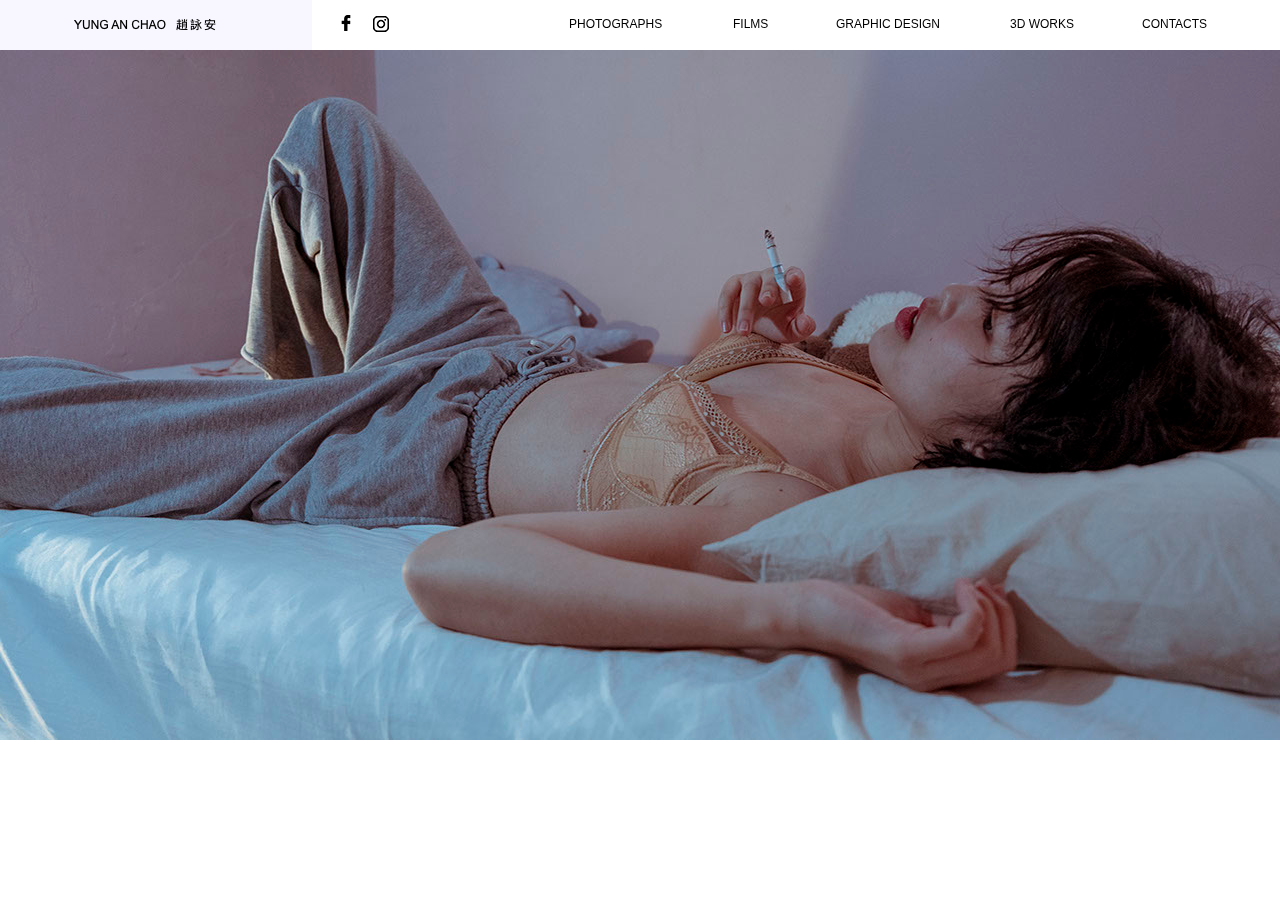
<file: index.html>
<!DOCTYPE html>
<html class="nojs html css_verticalspacer" lang="zh-TW">
 <head>

  <meta http-equiv="Content-type" content="text/html;charset=UTF-8"/>
  <meta name="generator" content="2018.0.0.379"/>
  <meta name="viewport" content="width=device-width, initial-scale=1.0"/>
  
  <script type="text/javascript">
   // Update the 'nojs'/'js' class on the html node
document.documentElement.className = document.documentElement.className.replace(/\bnojs\b/g, 'js');

// Check that all required assets are uploaded and up-to-date
if(typeof Muse == "undefined") window.Muse = {}; window.Muse.assets = {"required":["museutils.js", "museconfig.js", "jquery.watch.js", "jquery.musepolyfill.bgsize.js", "jquery.museresponsive.js", "require.js", "index.css"], "outOfDate":[]};
</script>
  
  <title>YungAnChao</title>
  <!-- CSS -->
  <link rel="stylesheet" type="text/css" href="css/site_global.css?crc=444006867"/>
  <link rel="stylesheet" type="text/css" href="css/master_a-__.css?crc=3916838958"/>
  <link rel="stylesheet" type="text/css" href="css/index.css?crc=97022497" id="pagesheet"/>
  <!-- IE-only CSS -->
  <!--[if lt IE 9]>
  <link rel="stylesheet" type="text/css" href="css/nomq_preview_master_a-__.css?crc=3884755894"/>
  <link rel="stylesheet" type="text/css" href="css/nomq_index.css?crc=4230688429" id="nomq_pagesheet"/>
  <![endif]-->
   </head>
 <body>

  <div class="breakpoint active" id="bp_infinity" data-min-width="1001"><!-- responsive breakpoint node -->
   <div class="clearfix borderbox" id="page"><!-- group -->
    <div class="clearfix grpelem" id="pu2048"><!-- group -->
     <div class="browser_width shared_content" id="u2048-bw" data-content-guid="u2048-bw_content">
      <div id="u2048"><!-- simple frame --></div>
     </div>
     <div id="u2049-wrapper">
      <div id="u2049" class="shared_content" data-content-guid="u2049_content"><!-- simple frame --></div>
     </div>
     <div id="u2050-4-wrapper">
      <a class="nonblock nontext clearfix shared_content" id="u2050-4" href="photographs.html" data-muse-temp-textContainer-sizePolicy="true" data-muse-temp-textContainer-pinning="true" data-content-guid="u2050-4_content"><!-- content --><p id="u2050-2">PHOTOGRAPHS</p></a>
     </div>
     <div id="u2051-4-wrapper">
      <a class="nonblock nontext clearfix shared_content" id="u2051-4" href="films.html" data-muse-temp-textContainer-sizePolicy="true" data-muse-temp-textContainer-pinning="true" data-content-guid="u2051-4_content"><!-- content --><p id="u2051-2">FILMS</p></a>
     </div>
     <div id="u2052-4-wrapper">
      <a class="nonblock nontext clearfix shared_content" id="u2052-4" href="graphic-design.html" data-muse-temp-textContainer-sizePolicy="true" data-muse-temp-textContainer-pinning="true" data-content-guid="u2052-4_content"><!-- content --><p id="u2052-2">GRAPHIC DESIGN</p></a>
     </div>
     <div id="u2053-4-wrapper">
      <a class="nonblock nontext clearfix shared_content" id="u2053-4" href="3d-works.html" data-muse-temp-textContainer-sizePolicy="true" data-muse-temp-textContainer-pinning="true" data-content-guid="u2053-4_content"><!-- content --><p id="u2053-2">3D WORKS</p></a>
     </div>
     <div id="u2054-4-wrapper">
      <a class="nonblock nontext clearfix shared_content" id="u2054-4" href="contacts.html" data-muse-temp-textContainer-sizePolicy="true" data-muse-temp-textContainer-pinning="true" data-content-guid="u2054-4_content"><!-- content --><p id="u2054-2">CONTACTS</p></a>
     </div>
     <div id="u2055-wrapper">
      <a class="nonblock nontext clip_frame shared_content" id="u2055" href="https://www.facebook.com/profile.php?id=100003757875924" target="_blank" data-content-guid="u2055_content"><!-- image --><img class="block temp_no_img_src" id="u2055_img" data-orig-src="images/facebook%20logo17x17.jpg?crc=4109458183" data-hidpi-src="images/facebook%20logo17x17_2x.jpg?crc=177318579" alt="" data-heightwidthratio="1" data-image-width="16" data-image-height="16" src="images/blank.gif?crc=4208392903"/></a>
     </div>
     <div id="u2057-wrapper">
      <a class="nonblock nontext clip_frame shared_content" id="u2057" href="https://www.instagram.com/ann.____.ann" target="_blank" data-content-guid="u2057_content"><!-- image --><img class="block temp_no_img_src" id="u2057_img" data-orig-src="images/ig%20logo17x17.jpg?crc=51849955" data-hidpi-src="images/ig%20logo17x17_2x.jpg?crc=3842297039" alt="" data-heightwidthratio="1" data-image-width="16" data-image-height="16" src="images/blank.gif?crc=4208392903"/></a>
     </div>
    </div>
    <div class="clearfix grpelem" id="ppu2059"><!-- column -->
     <a class="nonblock nontext MuseLinkActive pinned-colelem" id="u2059" href="index.html"><!-- state-based BG images --><div id="u2059-wrapper"><div id="u2059_states" class="shared_content" data-content-guid="u2059_states_content"><img alt="YUNG AN CHAO 趙詠安" src="images/blank.gif?crc=4208392903"/><div class="fluid_height_spacer"></div></div></div></a>
     <div class="clip_frame colelem" id="u589"><!-- image -->
      <img class="block temp_no_img_src" id="u589_img" data-orig-src="images/dscf5692592-crop-u589.jpg?crc=43525085" data-hidpi-src="images/dscf5692592-crop-u589_2x.jpg?crc=263040963" alt="" data-heightwidthratio="0.5390625" data-image-width="1280" data-image-height="690" src="images/blank.gif?crc=4208392903"/>
     </div>
    </div>
    <div class="verticalspacer shared_content" data-offset-top="740" data-content-above-spacer="740" data-content-below-spacer="0" data-sizePolicy="fixed" data-pintopage="page_fixedLeft" data-content-guid="page_2_content"></div>
   </div>
   <div class="preload_images">
    <img class="preload temp_no_img_src" data-orig-src="images/u2059_states-r.png?crc=4074494869" alt="" src="images/blank.gif?crc=4208392903"/>
    <img class="preload temp_no_img_src" data-orig-src="images/u2059_states-r_2x.png?crc=435860061" alt="" src="images/blank.gif?crc=4208392903"/>
   </div>
  </div>
  <div class="breakpoint" id="bp_1000" data-min-width="801" data-max-width="1000"><!-- responsive breakpoint node -->
   <div class="clearfix borderbox temp_no_id" data-orig-id="page"><!-- group -->
    <div class="clearfix grpelem" id="ppu2049"><!-- column -->
     <div class="clearfix colelem" id="pu2049"><!-- group -->
      <span class="grpelem placeholder" data-placeholder-for="u2049_content"><!-- placeholder node --></span>
      <span class="nonblock nontext clip_frame grpelem placeholder" data-placeholder-for="u2055_content"><!-- placeholder node --></span>
      <span class="nonblock nontext clip_frame grpelem placeholder" data-placeholder-for="u2057_content"><!-- placeholder node --></span>
      <span class="nonblock nontext clearfix grpelem placeholder" data-placeholder-for="u2050-4_content"><!-- placeholder node --></span>
      <span class="nonblock nontext clearfix grpelem placeholder" data-placeholder-for="u2051-4_content"><!-- placeholder node --></span>
      <span class="nonblock nontext clearfix grpelem placeholder" data-placeholder-for="u2052-4_content"><!-- placeholder node --></span>
      <span class="nonblock nontext clearfix grpelem placeholder" data-placeholder-for="u2053-4_content"><!-- placeholder node --></span>
      <span class="nonblock nontext clearfix grpelem placeholder" data-placeholder-for="u2054-4_content"><!-- placeholder node --></span>
      <a class="nonblock nontext MuseLinkActive grpelem temp_no_id" href="index.html" data-orig-id="u2059"><!-- state-based BG images --><span class="placeholder" data-placeholder-for="u2059_states_content"><!-- placeholder node --></span></a>
     </div>
     <div class="clip_frame colelem temp_no_id" data-orig-id="u589"><!-- image -->
      <img class="block temp_no_id temp_no_img_src" data-orig-src="images/dscf5692592-crop-u5892.jpg?crc=3783804194" data-hidpi-src="images/dscf5692592-crop-u589_2x2.jpg?crc=4045699711" alt="" data-heightwidthratio="0.54" data-image-width="1000" data-image-height="540" data-orig-id="u589_img" src="images/blank.gif?crc=4208392903"/>
     </div>
    </div>
    <span class="browser_width placeholder" data-placeholder-for="u2048-bw_content"><!-- placeholder node --></span>
    <div class="verticalspacer" data-offset-top="589" data-content-above-spacer="589" data-content-below-spacer="0" data-sizePolicy="fixed" data-pintopage="page_fixedLeft"></div>
   </div>
   <div class="preload_images">
    <img class="preload temp_no_img_src" data-orig-src="images/u2059_states-r.png?crc=4074494869" alt="" src="images/blank.gif?crc=4208392903"/>
    <img class="preload temp_no_img_src" data-orig-src="images/u2059_states-r_2x.png?crc=435860061" alt="" src="images/blank.gif?crc=4208392903"/>
   </div>
  </div>
  <div class="breakpoint" id="bp_800" data-min-width="501" data-max-width="800"><!-- responsive breakpoint node -->
   <div class="clearfix borderbox temp_no_id" data-orig-id="page"><!-- group -->
    <div class="clearfix grpelem temp_no_id" data-orig-id="pu2048"><!-- group -->
     <span class="browser_width placeholder" data-placeholder-for="u2048-bw_content"><!-- placeholder node --></span>
     <span class="placeholder" data-placeholder-for="u2049_content"><!-- placeholder node --></span>
     <span class="nonblock nontext clearfix placeholder" data-placeholder-for="u2050-4_content"><!-- placeholder node --></span>
     <span class="nonblock nontext clearfix placeholder" data-placeholder-for="u2051-4_content"><!-- placeholder node --></span>
     <span class="nonblock nontext clearfix placeholder" data-placeholder-for="u2052-4_content"><!-- placeholder node --></span>
     <span class="nonblock nontext clearfix placeholder" data-placeholder-for="u2053-4_content"><!-- placeholder node --></span>
     <span class="nonblock nontext clearfix placeholder" data-placeholder-for="u2054-4_content"><!-- placeholder node --></span>
     <a class="nonblock nontext clip_frame temp_no_id" href="https://www.facebook.com/profile.php?id=100003757875924" target="_blank" data-orig-id="u2055"><!-- image --><img class="block temp_no_id temp_no_img_src shared_content" data-orig-src="images/facebook%20logo14x14.jpg?crc=3764455767" data-hidpi-src="images/facebook%20logo14x14_2x.jpg?crc=4009983596" alt="" data-heightwidthratio="1" data-image-width="14" data-image-height="14" data-orig-id="u2055_img" src="images/blank.gif?crc=4208392903" data-content-guid="u2055_img_content"/></a>
     <a class="nonblock nontext clip_frame temp_no_id" href="https://www.instagram.com/ann.____.ann" target="_blank" data-orig-id="u2057"><!-- image --><img class="block temp_no_id temp_no_img_src shared_content" data-orig-src="images/ig%20logo14x14.jpg?crc=3881235812" data-hidpi-src="images/ig%20logo14x14_2x.jpg?crc=184664661" alt="" data-heightwidthratio="1" data-image-width="14" data-image-height="14" data-orig-id="u2057_img" src="images/blank.gif?crc=4208392903" data-content-guid="u2057_img_content"/></a>
    </div>
    <div class="clearfix grpelem" id="ppu1099"><!-- column -->
     <a class="nonblock nontext MuseLinkActive pinned-colelem shared_content" id="u1099" href="index.html" data-content-guid="u1099_content"><!-- state-based BG images --><div id="u1099_states" class="shared_content" data-content-guid="u1099_states_content"><img alt="YUNG AN CHAO 趙詠安" src="images/blank.gif?crc=4208392903"/><div class="fluid_height_spacer"></div></div></a>
     <div class="clip_frame colelem temp_no_id" data-orig-id="u589"><!-- image -->
      <img class="block temp_no_id temp_no_img_src" data-orig-src="images/dscf5692592-crop-u5893.jpg?crc=147849240" data-hidpi-src="images/dscf5692592-crop-u589_2x3.jpg?crc=4223273064" alt="" data-heightwidthratio="0.54" data-image-width="800" data-image-height="432" data-orig-id="u589_img" src="images/blank.gif?crc=4208392903"/>
     </div>
    </div>
    <div class="verticalspacer" data-offset-top="481" data-content-above-spacer="481" data-content-below-spacer="0" data-sizePolicy="fixed" data-pintopage="page_fixedLeft"></div>
   </div>
   <div class="preload_images">
    <img class="preload temp_no_img_src" data-orig-src="images/u1099_states-r.png?crc=262708562" alt="" src="images/blank.gif?crc=4208392903"/>
    <img class="preload temp_no_img_src" data-orig-src="images/u1099_states-r_2x.png?crc=4064882504" alt="" src="images/blank.gif?crc=4208392903"/>
   </div>
  </div>
  <div class="breakpoint" id="bp_500" data-min-width="321" data-max-width="500"><!-- responsive breakpoint node -->
   <div class="clearfix borderbox temp_no_id" data-orig-id="page"><!-- group -->
    <div class="clearfix grpelem temp_no_id" data-orig-id="ppu2049"><!-- column -->
     <div class="clearfix colelem temp_no_id" data-orig-id="pu2049"><!-- group -->
      <span class="grpelem placeholder" data-placeholder-for="u2049_content"><!-- placeholder node --></span>
      <a class="nonblock nontext clip_frame grpelem temp_no_id" href="https://www.facebook.com/profile.php?id=100003757875924" target="_blank" data-sizePolicy="fluidWidthHeight" data-pintopage="page_fixedRight" data-orig-id="u2055"><!-- image --><img class="block temp_no_id temp_no_img_src" data-orig-src="images/facebook%20logo18x18.jpg?crc=534737945" data-hidpi-src="images/facebook%20logo18x18_2x.jpg?crc=279606120" alt="" data-heightwidthratio="1" data-image-width="17" data-image-height="17" data-orig-id="u2055_img" src="images/blank.gif?crc=4208392903"/></a>
      <a class="nonblock nontext clip_frame grpelem temp_no_id" href="https://www.instagram.com/ann.____.ann" target="_blank" data-sizePolicy="fluidWidthHeight" data-pintopage="page_fixedRight" data-orig-id="u2057"><!-- image --><img class="block temp_no_id temp_no_img_src" data-orig-src="images/ig%20logo18x18.jpg?crc=3824610883" data-hidpi-src="images/ig%20logo18x18_2x.jpg?crc=4264050173" alt="" data-heightwidthratio="1" data-image-width="17" data-image-height="17" data-orig-id="u2057_img" src="images/blank.gif?crc=4208392903"/></a>
      <span class="nonblock nontext MuseLinkActive grpelem placeholder" data-placeholder-for="u1099_content"><!-- placeholder node --></span>
      <a class="nonblock nontext MuseLinkActive museBGSize grpelem" id="u1246" href="index.html"><!-- simple frame --></a>
     </div>
     <div class="clip_frame colelem temp_no_id" data-orig-id="u589"><!-- image -->
      <img class="block temp_no_id temp_no_img_src" data-orig-src="images/dscf5692592-crop-u5894.jpg?crc=4294137926" data-hidpi-src="images/dscf5692592-crop-u589_2x4.jpg?crc=4288696757" alt="" data-heightwidthratio="0.54" data-image-width="500" data-image-height="270" data-orig-id="u589_img" src="images/blank.gif?crc=4208392903"/>
     </div>
     <div class="browser_width colelem shared_content" id="u1754-bw" data-content-guid="u1754-bw_content">
      <div id="u1754"><!-- column -->
       <div class="clearfix" id="u1754_align_to_page">
        <a class="nonblock nontext clearfix colelem" id="u1787-4" href="photographs.html" data-sizePolicy="fluidWidth" data-pintopage="page_fixedCenter"><!-- content --><p>PHOTOGRAPHS</p></a>
        <a class="nonblock nontext clearfix colelem" id="u1788-4" href="films.html" data-sizePolicy="fluidWidth" data-pintopage="page_fixedCenter"><!-- content --><p>FILMS</p></a>
        <a class="nonblock nontext clearfix colelem" id="u1789-4" href="graphic-design.html" data-sizePolicy="fluidWidth" data-pintopage="page_fixedCenter"><!-- content --><p>GRAPHIC DESIGN</p></a>
        <a class="nonblock nontext clearfix colelem" id="u1790-4" href="3d-works.html" data-sizePolicy="fluidWidth" data-pintopage="page_fixedCenter"><!-- content --><p>3D WORKS</p></a>
        <a class="nonblock nontext clearfix colelem" id="u1791-4" href="contacts.html" data-sizePolicy="fluidWidth" data-pintopage="page_fixedCenter"><!-- content --><p>CONTACTS</p></a>
       </div>
      </div>
     </div>
    </div>
    <span class="browser_width placeholder" data-placeholder-for="u2048-bw_content"><!-- placeholder node --></span>
    <span class="verticalspacer placeholder" data-placeholder-for="page_2_content"><!-- placeholder node --></span>
   </div>
   <div class="preload_images">
    <img class="preload temp_no_img_src" data-orig-src="images/u1099_states-r.png?crc=262708562" alt="" src="images/blank.gif?crc=4208392903"/>
    <img class="preload temp_no_img_src" data-orig-src="images/u1099_states-r_2x.png?crc=4064882504" alt="" src="images/blank.gif?crc=4208392903"/>
   </div>
  </div>
  <div class="breakpoint" id="bp_320" data-max-width="320"><!-- responsive breakpoint node -->
   <div class="clearfix borderbox temp_no_id" data-orig-id="page"><!-- group -->
    <div class="clearfix grpelem temp_no_id" data-orig-id="ppu2049"><!-- column -->
     <div class="clearfix colelem temp_no_id" data-orig-id="pu2049"><!-- group -->
      <div class="grpelem temp_no_id" data-sizePolicy="fluidWidth" data-pintopage="page_fixedLeft" data-orig-id="u2049"><!-- simple frame --></div>
      <a class="nonblock nontext clip_frame grpelem temp_no_id" href="https://www.facebook.com/profile.php?id=100003757875924" target="_blank" data-sizePolicy="fluidWidthHeight" data-pintopage="page_fixedRight" data-orig-id="u2055"><!-- image --><span class="block placeholder" data-placeholder-for="u2055_img_content"><!-- placeholder node --></span></a>
      <a class="nonblock nontext clip_frame grpelem temp_no_id" href="https://www.instagram.com/ann.____.ann" target="_blank" data-sizePolicy="fluidWidthHeight" data-pintopage="page_fixedRight" data-orig-id="u2057"><!-- image --><span class="block placeholder" data-placeholder-for="u2057_img_content"><!-- placeholder node --></span></a>
      <a class="nonblock nontext MuseLinkActive temp_no_id" href="index.html" data-orig-id="u1099"><!-- state-based BG images --><div id="u1099-wrapper"><span class="placeholder" data-placeholder-for="u1099_states_content"><!-- placeholder node --></span></div></a>
      <a class="nonblock nontext MuseLinkActive museBGSize grpelem temp_no_id" href="index.html" data-sizePolicy="fluidWidth" data-pintopage="page_fixedRight" data-orig-id="u1246"><!-- simple frame --></a>
     </div>
     <div class="clip_frame colelem temp_no_id" data-orig-id="u589"><!-- image -->
      <img class="block temp_no_id temp_no_img_src" data-orig-src="images/dscf5692592-crop-u5895.jpg?crc=42385658" data-hidpi-src="images/dscf5692592-crop-u589_2x5.jpg?crc=3903372181" alt="" data-heightwidthratio="0.540625" data-image-width="320" data-image-height="173" data-orig-id="u589_img" src="images/blank.gif?crc=4208392903"/>
     </div>
     <span class="browser_width colelem placeholder" data-placeholder-for="u1754-bw_content"><!-- placeholder node --></span>
    </div>
    <span class="browser_width placeholder" data-placeholder-for="u2048-bw_content"><!-- placeholder node --></span>
    <div class="verticalspacer" data-offset-top="570" data-content-above-spacer="570" data-content-below-spacer="0" data-sizePolicy="fixed" data-pintopage="page_fixedLeft"></div>
   </div>
   <div class="preload_images">
    <img class="preload temp_no_img_src" data-orig-src="images/u1099_states-r.png?crc=262708562" alt="" src="images/blank.gif?crc=4208392903"/>
    <img class="preload temp_no_img_src" data-orig-src="images/u1099_states-r_2x.png?crc=4064882504" alt="" src="images/blank.gif?crc=4208392903"/>
   </div>
  </div>
  <!-- Other scripts -->
  <script type="text/javascript">
   // Decide weather to suppress missing file error or not based on preference setting
var suppressMissingFileError = false
</script>
  <script type="text/javascript">
   window.Muse.assets.check=function(d){if(!window.Muse.assets.checked){window.Muse.assets.checked=!0;var b={},c=function(a,b){if(window.getComputedStyle){var c=window.getComputedStyle(a,null);return c&&c.getPropertyValue(b)||c&&c[b]||""}if(document.documentElement.currentStyle)return(c=a.currentStyle)&&c[b]||a.style&&a.style[b]||"";return""},a=function(a){if(a.match(/^rgb/))return a=a.replace(/\s+/g,"").match(/([\d\,]+)/gi)[0].split(","),(parseInt(a[0])<<16)+(parseInt(a[1])<<8)+parseInt(a[2]);if(a.match(/^\#/))return parseInt(a.substr(1),
16);return 0},g=function(g){for(var f=document.getElementsByTagName("link"),h=0;h<f.length;h++)if("text/css"==f[h].type){var i=(f[h].href||"").match(/\/?css\/([\w\-]+\.css)\?crc=(\d+)/);if(!i||!i[1]||!i[2])break;b[i[1]]=i[2]}f=document.createElement("div");f.className="version";f.style.cssText="display:none; width:1px; height:1px;";document.getElementsByTagName("body")[0].appendChild(f);for(h=0;h<Muse.assets.required.length;){var i=Muse.assets.required[h],l=i.match(/([\w\-\.]+)\.(\w+)$/),k=l&&l[1]?
l[1]:null,l=l&&l[2]?l[2]:null;switch(l.toLowerCase()){case "css":k=k.replace(/\W/gi,"_").replace(/^([^a-z])/gi,"_$1");f.className+=" "+k;k=a(c(f,"color"));l=a(c(f,"backgroundColor"));k!=0||l!=0?(Muse.assets.required.splice(h,1),"undefined"!=typeof b[i]&&(k!=b[i]>>>24||l!=(b[i]&16777215))&&Muse.assets.outOfDate.push(i)):h++;f.className="version";break;case "js":h++;break;default:throw Error("Unsupported file type: "+l);}}d?d().jquery!="1.8.3"&&Muse.assets.outOfDate.push("jquery-1.8.3.min.js"):Muse.assets.required.push("jquery-1.8.3.min.js");
f.parentNode.removeChild(f);if(Muse.assets.outOfDate.length||Muse.assets.required.length)f="伺服器上的某些檔案可能遺失或不正確。請清除瀏覽器快取後再試一次。若問題持續發生，請聯絡網站作者。",g&&Muse.assets.outOfDate.length&&(f+="\nOut of date: "+Muse.assets.outOfDate.join(",")),g&&Muse.assets.required.length&&(f+="\nMissing: "+Muse.assets.required.join(",")),suppressMissingFileError?(f+="\nUse SuppressMissingFileError key in AppPrefs.xml to show missing file error pop up.",console.log(f)):alert(f)};location&&location.search&&location.search.match&&location.search.match(/muse_debug/gi)?
setTimeout(function(){g(!0)},5E3):g()}};
var muse_init=function(){require.config({baseUrl:""});require(["jquery","museutils","whatinput","jquery.watch","jquery.musepolyfill.bgsize","jquery.museresponsive"],function(d){var $ = d;$(document).ready(function(){try{
window.Muse.assets.check($);/* body */
Muse.Utils.transformMarkupToFixBrowserProblemsPreInit();/* body */
Muse.Utils.detectScreenResolution();/* HiDPI screens */
Muse.Utils.prepHyperlinks(true);/* body */
Muse.Utils.resizeHeight('.browser_width');/* resize height */
Muse.Utils.requestAnimationFrame(function() { $('body').addClass('initialized'); });/* mark body as initialized */
Muse.Utils.makeButtonsVisibleAfterSettingMinWidth();/* body */
Muse.Utils.fullPage('#page');/* 100% height page */
$( '.breakpoint' ).registerBreakpoint();/* Register breakpoints */
Muse.Utils.transformMarkupToFixBrowserProblems();/* body */
}catch(b){if(b&&"function"==typeof b.notify?b.notify():Muse.Assert.fail("Error calling selector function: "+b),false)throw b;}})})};

</script>
  <!-- RequireJS script -->
  <script src="scripts/require.js?crc=4157109226" type="text/javascript" async data-main="scripts/museconfig.js?crc=4153641093" onload="if (requirejs) requirejs.onError = function(requireType, requireModule) { if (requireType && requireType.toString && requireType.toString().indexOf && 0 <= requireType.toString().indexOf('#scripterror')) window.Muse.assets.check(); }" onerror="window.Muse.assets.check();"></script>
   </body>
</html>
</file>
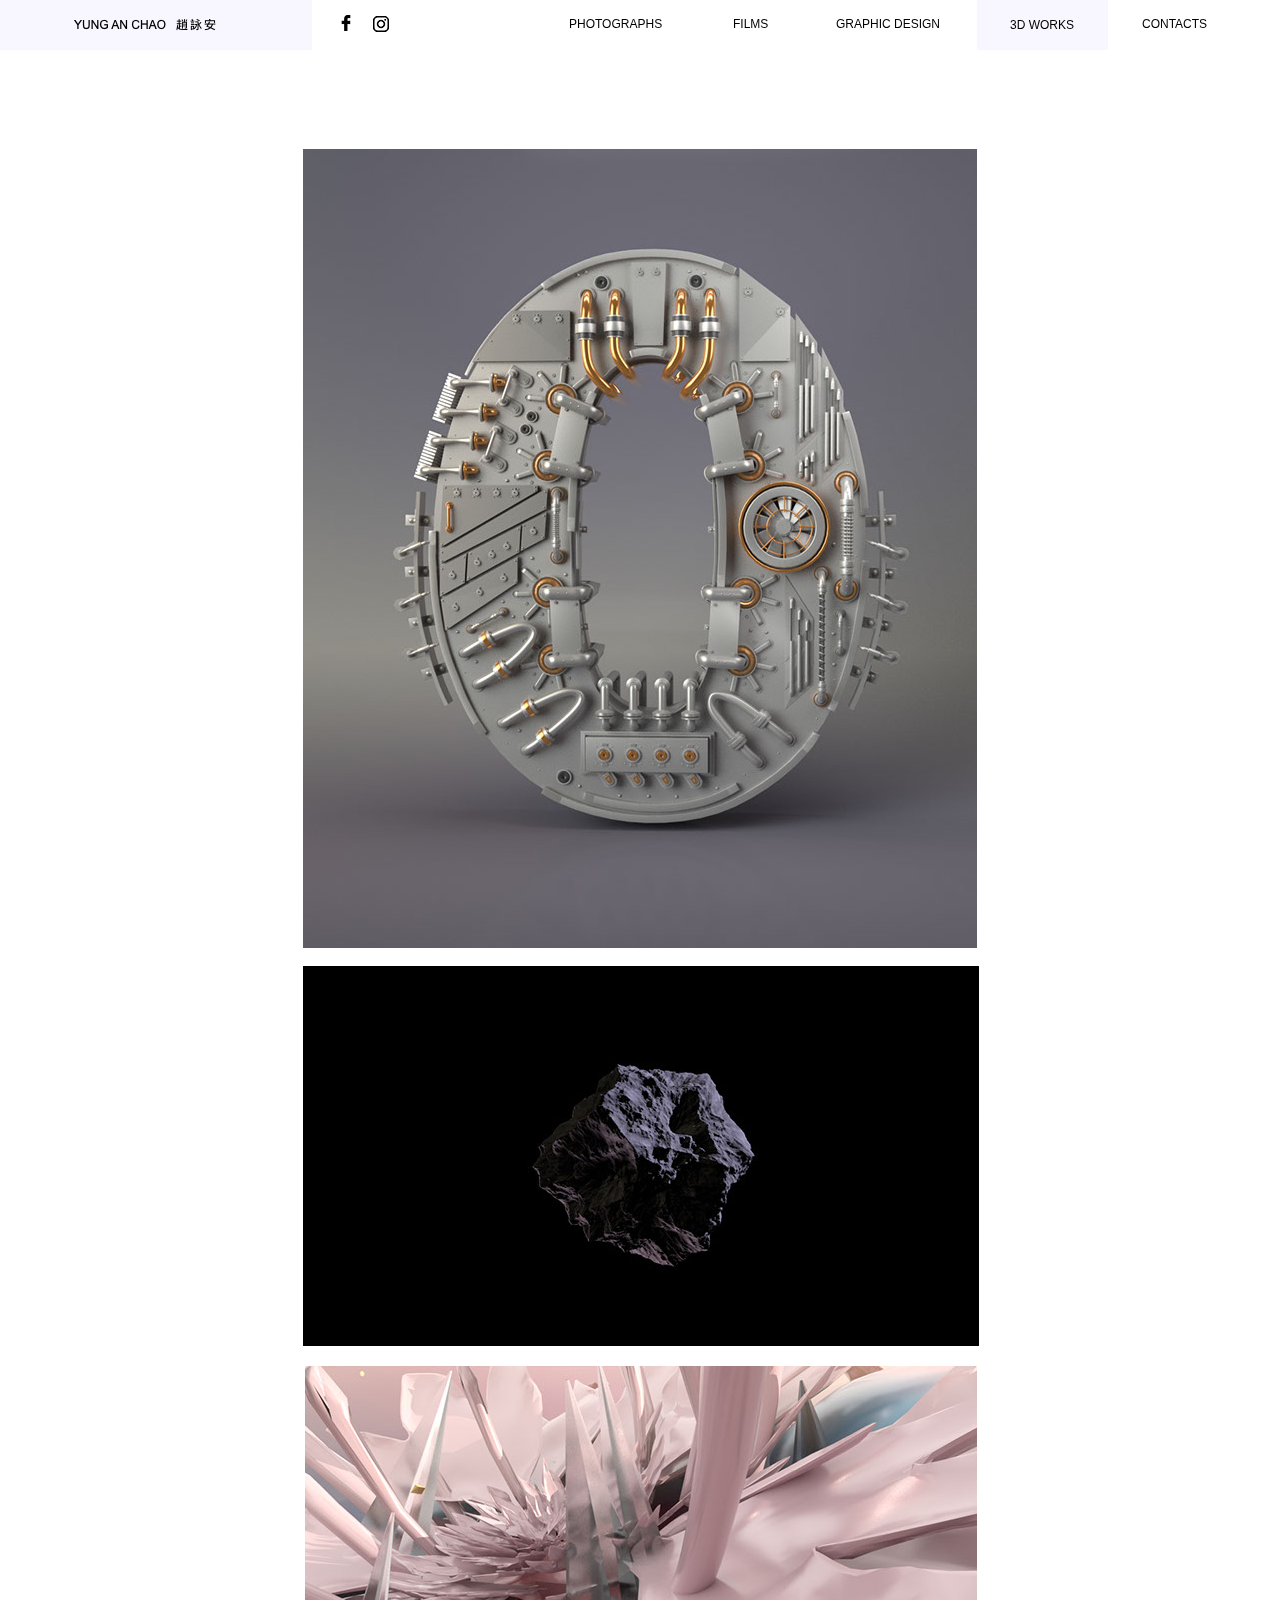
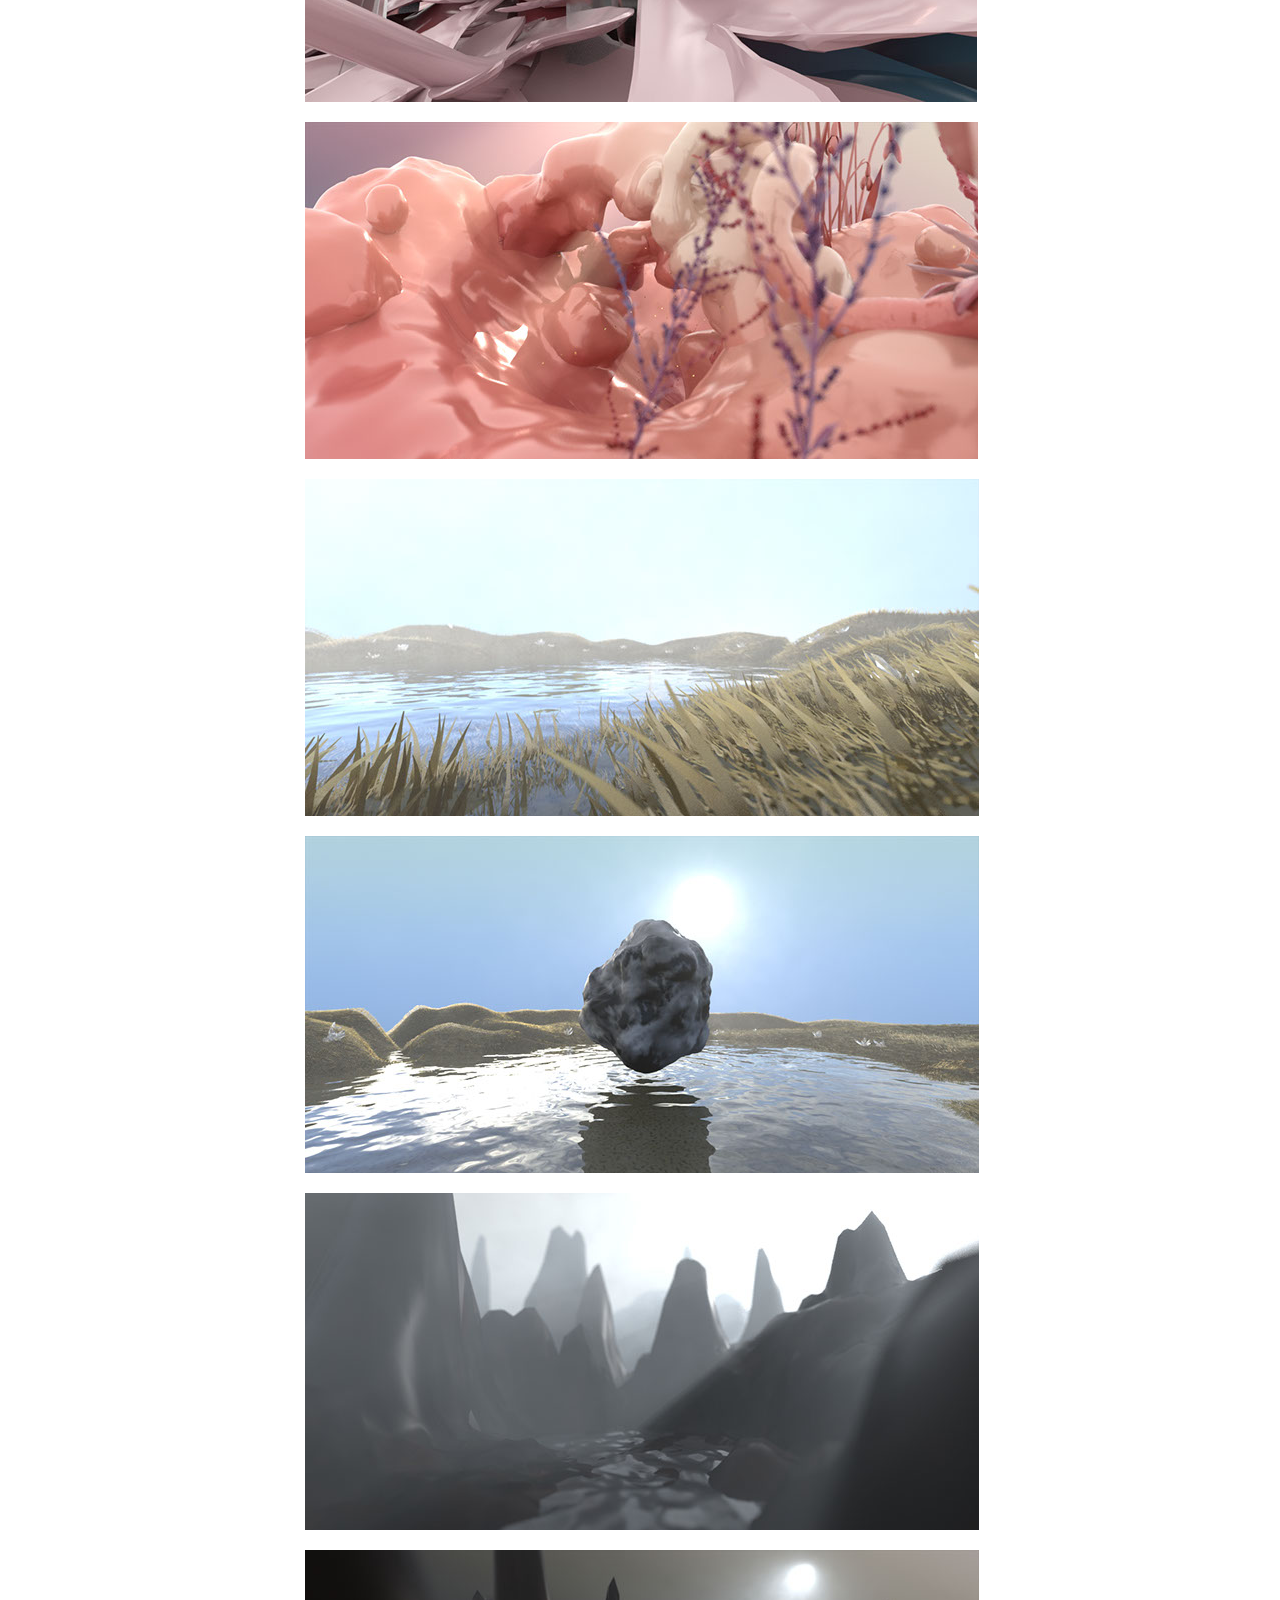
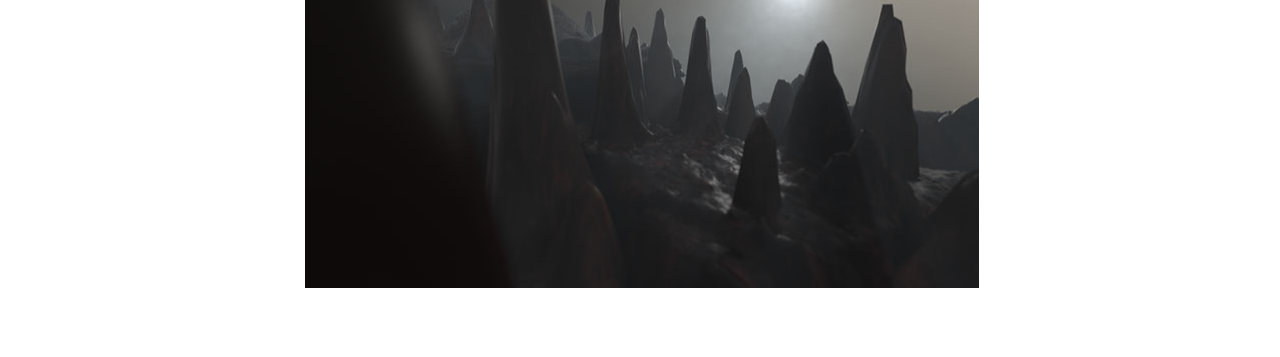
<file: 3d-works.html>
<!DOCTYPE html>
<html class="nojs html css_verticalspacer" lang="zh-TW">
 <head>

  <meta http-equiv="Content-type" content="text/html;charset=UTF-8"/>
  <meta name="generator" content="2018.0.0.379"/>
  <meta name="viewport" content="width=device-width, initial-scale=1.0"/>
  
  <script type="text/javascript">
   // Update the 'nojs'/'js' class on the html node
document.documentElement.className = document.documentElement.className.replace(/\bnojs\b/g, 'js');

// Check that all required assets are uploaded and up-to-date
if(typeof Muse == "undefined") window.Muse = {}; window.Muse.assets = {"required":["museutils.js", "museconfig.js", "jquery.watch.js", "jquery.museresponsive.js", "require.js", "3d-works.css"], "outOfDate":[]};
</script>
  
  <title>3D WORKS</title>
  <!-- CSS -->
  <link rel="stylesheet" type="text/css" href="css/site_global.css?crc=444006867"/>
  <link rel="stylesheet" type="text/css" href="css/master_a-__.css?crc=3916838958"/>
  <link rel="stylesheet" type="text/css" href="css/3d-works.css?crc=462153558" id="pagesheet"/>
  <!-- IE-only CSS -->
  <!--[if lt IE 9]>
  <link rel="stylesheet" type="text/css" href="css/nomq_preview_master_a-__.css?crc=3884755894"/>
  <link rel="stylesheet" type="text/css" href="css/nomq_3d-works.css?crc=307000263" id="nomq_pagesheet"/>
  <![endif]-->
   </head>
 <body>

  <div class="breakpoint active" id="bp_infinity" data-min-width="1001"><!-- responsive breakpoint node -->
   <div class="clearfix borderbox" id="page"><!-- group -->
    <div class="clearfix grpelem" id="pu2048"><!-- group -->
     <div class="browser_width shared_content" id="u2048-bw" data-content-guid="u2048-bw_content">
      <div id="u2048"><!-- simple frame --></div>
     </div>
     <div id="u2049-wrapper">
      <div id="u2049" class="shared_content" data-content-guid="u2049_content"><!-- simple frame --></div>
     </div>
    </div>
    <a class="nonblock nontext" id="u2059" href="index.html"><!-- state-based BG images --><div id="u2059-wrapper"><div id="u2059_states" class="shared_content" data-content-guid="u2059_states_content"><img alt="YUNG AN CHAO 趙詠安" src="images/blank.gif?crc=4208392903"/><div class="fluid_height_spacer"></div></div></div></a>
    <div class="clearfix grpelem" id="pu950"><!-- column -->
     <div class="clip_frame colelem" id="u950" data-sizePolicy="fluidWidthHeight" data-pintopage="page_fixedCenter"><!-- image -->
      <img class="block temp_no_img_src" id="u950_img" data-orig-src="images/0_arnold%20material_1674x799.jpg?crc=494037648" alt="" data-heightwidthratio="1.185459940652819" data-image-width="674" data-image-height="799" src="images/blank.gif?crc=4208392903"/>
     </div>
     <div class="clip_frame colelem" id="u940" data-sizePolicy="fluidWidthHeight" data-pintopage="page_fixedCenter" data-leftAdjustmentDoneBy="pu950"><!-- image -->
      <img class="block temp_no_img_src" id="u940_img" data-orig-src="images/rock4676x381.jpg?crc=34576369" alt="" data-heightwidthratio="0.5621301775147929" data-image-width="676" data-image-height="380" src="images/blank.gif?crc=4208392903"/>
     </div>
     <div class="clip_frame colelem" id="u858" data-sizePolicy="fluidWidthHeight" data-pintopage="page_fixedCenter" data-leftAdjustmentDoneBy="pu950"><!-- image -->
      <img class="block temp_no_img_src" id="u858_img" data-orig-src="images/1217_south_strange_3_850672x336.jpg?crc=215211581" alt="" data-heightwidthratio="0.5" data-image-width="672" data-image-height="336" src="images/blank.gif?crc=4208392903"/>
     </div>
     <div class="clip_frame colelem" id="u866" data-sizePolicy="fluidWidthHeight" data-pintopage="page_fixedCenter" data-leftAdjustmentDoneBy="pu950"><!-- image -->
      <img class="block temp_no_img_src" id="u866_img" data-orig-src="images/1219_driver2_cave702673x337.jpg?crc=4087430620" alt="" data-heightwidthratio="0.5007429420505201" data-image-width="673" data-image-height="337" src="images/blank.gif?crc=4208392903"/>
     </div>
     <div class="clip_frame colelem" id="u878" data-sizePolicy="fluidWidthHeight" data-pintopage="page_fixedCenter" data-leftAdjustmentDoneBy="pu950"><!-- image -->
      <img class="block temp_no_img_src" id="u878_img" data-orig-src="images/1226_lake_closetolake_norock_2_006674x337.jpg?crc=3839621944" alt="" data-heightwidthratio="0.5" data-image-width="674" data-image-height="337" src="images/blank.gif?crc=4208392903"/>
     </div>
     <div class="clip_frame colelem" id="u888" data-sizePolicy="fluidWidthHeight" data-pintopage="page_fixedCenter" data-leftAdjustmentDoneBy="pu950"><!-- image -->
      <img class="block temp_no_img_src" id="u888_img" data-orig-src="images/1226_lake_princkle_2_065674x338.jpg?crc=291435855" alt="" data-heightwidthratio="0.5" data-image-width="674" data-image-height="337" src="images/blank.gif?crc=4208392903"/>
     </div>
     <div class="clip_frame colelem" id="u898" data-sizePolicy="fluidWidthHeight" data-pintopage="page_fixedCenter" data-leftAdjustmentDoneBy="pu950"><!-- image -->
      <img class="block temp_no_img_src" id="u898_img" data-orig-src="images/1230_1_north003674x337.jpg?crc=4204876139" alt="" data-heightwidthratio="0.5" data-image-width="674" data-image-height="337" src="images/blank.gif?crc=4208392903"/>
     </div>
     <div class="clip_frame colelem" id="u906" data-sizePolicy="fluidWidthHeight" data-pintopage="page_fixedCenter" data-leftAdjustmentDoneBy="pu950"><!-- image -->
      <img class="block temp_no_img_src" id="u906_img" data-orig-src="images/1230_2_north_fogland36674x337.jpg?crc=383577654" alt="" data-heightwidthratio="0.5" data-image-width="674" data-image-height="337" src="images/blank.gif?crc=4208392903"/>
     </div>
    </div>
    <div class="clearfix grpelem" id="pu2050-4"><!-- group -->
     <div id="u2050-4-wrapper">
      <a class="nonblock nontext clearfix shared_content" id="u2050-4" href="photographs.html" data-muse-temp-textContainer-sizePolicy="true" data-muse-temp-textContainer-pinning="true" data-content-guid="u2050-4_content"><!-- content --><p id="u2050-2">PHOTOGRAPHS</p></a>
     </div>
     <div id="u2051-4-wrapper">
      <a class="nonblock nontext clearfix shared_content" id="u2051-4" href="films.html" data-muse-temp-textContainer-sizePolicy="true" data-muse-temp-textContainer-pinning="true" data-content-guid="u2051-4_content"><!-- content --><p id="u2051-2">FILMS</p></a>
     </div>
     <div id="u2052-4-wrapper">
      <a class="nonblock nontext clearfix shared_content" id="u2052-4" href="graphic-design.html" data-muse-temp-textContainer-sizePolicy="true" data-muse-temp-textContainer-pinning="true" data-content-guid="u2052-4_content"><!-- content --><p id="u2052-2">GRAPHIC DESIGN</p></a>
     </div>
     <div id="u2053-4-wrapper">
      <a class="nonblock nontext MuseLinkActive clearfix shared_content" id="u2053-4" href="3d-works.html" data-muse-temp-textContainer-sizePolicy="true" data-muse-temp-textContainer-pinning="true" data-content-guid="u2053-4_content"><!-- content --><p id="u2053-2">3D WORKS</p></a>
     </div>
     <div id="u2054-4-wrapper">
      <a class="nonblock nontext clearfix shared_content" id="u2054-4" href="contacts.html" data-muse-temp-textContainer-sizePolicy="true" data-muse-temp-textContainer-pinning="true" data-content-guid="u2054-4_content"><!-- content --><p id="u2054-2">CONTACTS</p></a>
     </div>
     <div id="u2055-wrapper">
      <a class="nonblock nontext clip_frame shared_content" id="u2055" href="https://www.facebook.com/profile.php?id=100003757875924" target="_blank" data-content-guid="u2055_content"><!-- image --><img class="block temp_no_img_src" id="u2055_img" data-orig-src="images/facebook%20logo17x17.jpg?crc=4109458183" data-hidpi-src="images/facebook%20logo17x17_2x.jpg?crc=177318579" alt="" data-heightwidthratio="1" data-image-width="16" data-image-height="16" src="images/blank.gif?crc=4208392903"/></a>
     </div>
     <div id="u2057-wrapper">
      <a class="nonblock nontext clip_frame shared_content" id="u2057" href="https://www.instagram.com/ann.____.ann" target="_blank" data-content-guid="u2057_content"><!-- image --><img class="block temp_no_img_src" id="u2057_img" data-orig-src="images/ig%20logo17x17.jpg?crc=51849955" data-hidpi-src="images/ig%20logo17x17_2x.jpg?crc=3842297039" alt="" data-heightwidthratio="1" data-image-width="16" data-image-height="16" src="images/blank.gif?crc=4208392903"/></a>
     </div>
     <div id="u3054-wrapper" class="shared_content" data-content-guid="u3054-wrapper_content">
      <div class="clearfix" id="u3054"><!-- group -->
       <div id="u700-wrapper">
        <div class="clearfix" id="u700"><!-- group -->
         <div id="u706-4-wrapper">
          <a class="nonblock nontext MuseLinkActive clearfix" id="u706-4" href="3d-works.html" data-muse-temp-textContainer-sizePolicy="true" data-muse-temp-textContainer-pinning="true"><!-- content --><p>3D WORKS</p></a>
         </div>
        </div>
       </div>
      </div>
     </div>
    </div>
    <div class="verticalspacer" data-offset-top="3487" data-content-above-spacer="3487" data-content-below-spacer="68" data-sizePolicy="fixed" data-pintopage="page_fixedLeft"></div>
   </div>
   <div class="preload_images">
    <img class="preload temp_no_img_src" data-orig-src="images/u2059_states-r.png?crc=4074494869" alt="" src="images/blank.gif?crc=4208392903"/>
    <img class="preload temp_no_img_src" data-orig-src="images/u2059_states-r_2x.png?crc=435860061" alt="" src="images/blank.gif?crc=4208392903"/>
   </div>
  </div>
  <div class="breakpoint" id="bp_1000" data-min-width="801" data-max-width="1000"><!-- responsive breakpoint node -->
   <div class="clearfix borderbox temp_no_id" data-orig-id="page"><!-- group -->
    <div class="clearfix grpelem" id="ppu2049"><!-- column -->
     <div class="clearfix colelem" id="pu2049"><!-- group -->
      <span class="grpelem placeholder" data-placeholder-for="u2049_content"><!-- placeholder node --></span>
      <span class="nonblock nontext clip_frame grpelem placeholder" data-placeholder-for="u2055_content"><!-- placeholder node --></span>
      <span class="nonblock nontext clip_frame grpelem placeholder" data-placeholder-for="u2057_content"><!-- placeholder node --></span>
      <span class="nonblock nontext clearfix grpelem placeholder" data-placeholder-for="u2050-4_content"><!-- placeholder node --></span>
      <span class="nonblock nontext clearfix grpelem placeholder" data-placeholder-for="u2051-4_content"><!-- placeholder node --></span>
      <span class="nonblock nontext clearfix grpelem placeholder" data-placeholder-for="u2052-4_content"><!-- placeholder node --></span>
      <a class="nonblock nontext grpelem temp_no_id" href="index.html" data-orig-id="u2059"><!-- state-based BG images --><span class="placeholder" data-placeholder-for="u2059_states_content"><!-- placeholder node --></span></a>
     </div>
     <div class="clip_frame colelem temp_no_id" data-sizePolicy="fluidWidthHeight" data-pintopage="page_fixedCenter" data-orig-id="u950"><!-- image -->
      <img class="block temp_no_id temp_no_img_src" data-orig-src="images/0_arnold%20material_1527x625.jpg?crc=499414876" alt="" data-heightwidthratio="1.1840607210626186" data-image-width="527" data-image-height="624" data-orig-id="u950_img" src="images/blank.gif?crc=4208392903"/>
     </div>
     <div class="clip_frame colelem temp_no_id" data-sizePolicy="fluidWidthHeight" data-pintopage="page_fixedCenter" data-orig-id="u940"><!-- image -->
      <img class="block temp_no_id temp_no_img_src" data-orig-src="images/rock4528x297.jpg?crc=328669224" alt="" data-heightwidthratio="0.5625" data-image-width="528" data-image-height="297" data-orig-id="u940_img" src="images/blank.gif?crc=4208392903"/>
     </div>
     <div class="clip_frame colelem temp_no_id" data-sizePolicy="fluidWidthHeight" data-pintopage="page_fixedCenter" data-orig-id="u858"><!-- image -->
      <img class="block temp_no_id temp_no_img_src" data-orig-src="images/1217_south_strange_3_850525x263.jpg?crc=3902653692" alt="" data-heightwidthratio="0.5009523809523809" data-image-width="525" data-image-height="263" data-orig-id="u858_img" src="images/blank.gif?crc=4208392903"/>
     </div>
     <div class="clip_frame colelem temp_no_id" data-sizePolicy="fluidWidthHeight" data-pintopage="page_fixedCenter" data-orig-id="u866"><!-- image -->
      <img class="block temp_no_id temp_no_img_src" data-orig-src="images/1219_driver2_cave702526x263.jpg?crc=3812387989" alt="" data-heightwidthratio="0.5" data-image-width="526" data-image-height="263" data-orig-id="u866_img" src="images/blank.gif?crc=4208392903"/>
     </div>
     <div class="clip_frame colelem temp_no_id" data-sizePolicy="fluidWidthHeight" data-pintopage="page_fixedCenter" data-orig-id="u878"><!-- image -->
      <img class="block temp_no_id temp_no_img_src" data-orig-src="images/1226_lake_closetolake_norock_2_006527x264.jpg?crc=3978042044" alt="" data-heightwidthratio="0.4990512333965844" data-image-width="527" data-image-height="263" data-orig-id="u878_img" src="images/blank.gif?crc=4208392903"/>
     </div>
     <div class="clip_frame colelem temp_no_id" data-sizePolicy="fluidWidthHeight" data-pintopage="page_fixedCenter" data-orig-id="u888"><!-- image -->
      <img class="block temp_no_id temp_no_img_src" data-orig-src="images/1226_lake_princkle_2_065527x264.jpg?crc=4195519033" alt="" data-heightwidthratio="0.4990512333965844" data-image-width="527" data-image-height="263" data-orig-id="u888_img" src="images/blank.gif?crc=4208392903"/>
     </div>
     <div class="clip_frame colelem temp_no_id" data-sizePolicy="fluidWidthHeight" data-pintopage="page_fixedCenter" data-orig-id="u898"><!-- image -->
      <img class="block temp_no_id temp_no_img_src" data-orig-src="images/1230_1_north003527x264.jpg?crc=4277165265" alt="" data-heightwidthratio="0.4990512333965844" data-image-width="527" data-image-height="263" data-orig-id="u898_img" src="images/blank.gif?crc=4208392903"/>
     </div>
     <div class="clip_frame colelem temp_no_id" data-sizePolicy="fluidWidthHeight" data-pintopage="page_fixedCenter" data-orig-id="u906"><!-- image -->
      <img class="block temp_no_id temp_no_img_src" data-orig-src="images/1230_2_north_fogland36527x264.jpg?crc=3810407954" alt="" data-heightwidthratio="0.4990512333965844" data-image-width="527" data-image-height="263" data-orig-id="u906_img" src="images/blank.gif?crc=4208392903"/>
     </div>
    </div>
    <div class="clearfix grpelem temp_no_id" data-orig-id="pu2048"><!-- group -->
     <span class="browser_width placeholder" data-placeholder-for="u2048-bw_content"><!-- placeholder node --></span>
     <span class="placeholder" data-placeholder-for="u3054-wrapper_content"><!-- placeholder node --></span>
    </div>
    <span class="nonblock nontext MuseLinkActive clearfix grpelem placeholder" data-placeholder-for="u2053-4_content"><!-- placeholder node --></span>
    <span class="nonblock nontext clearfix grpelem placeholder" data-placeholder-for="u2054-4_content"><!-- placeholder node --></span>
    <div class="verticalspacer" data-offset-top="2787" data-content-above-spacer="2787" data-content-below-spacer="68" data-sizePolicy="fixed" data-pintopage="page_fixedLeft"></div>
   </div>
   <div class="preload_images">
    <img class="preload temp_no_img_src" data-orig-src="images/u2059_states-r.png?crc=4074494869" alt="" src="images/blank.gif?crc=4208392903"/>
    <img class="preload temp_no_img_src" data-orig-src="images/u2059_states-r_2x.png?crc=435860061" alt="" src="images/blank.gif?crc=4208392903"/>
   </div>
  </div>
  <div class="breakpoint" id="bp_800" data-min-width="501" data-max-width="800"><!-- responsive breakpoint node -->
   <div class="clearfix borderbox temp_no_id" data-orig-id="page"><!-- group -->
    <div class="clearfix grpelem temp_no_id" data-orig-id="pu2048"><!-- group -->
     <span class="browser_width placeholder" data-placeholder-for="u2048-bw_content"><!-- placeholder node --></span>
     <span class="placeholder" data-placeholder-for="u2049_content"><!-- placeholder node --></span>
     <span class="nonblock nontext clearfix placeholder" data-placeholder-for="u2050-4_content"><!-- placeholder node --></span>
     <span class="nonblock nontext clearfix placeholder" data-placeholder-for="u2051-4_content"><!-- placeholder node --></span>
     <span class="nonblock nontext clearfix placeholder" data-placeholder-for="u2052-4_content"><!-- placeholder node --></span>
     <span class="nonblock nontext MuseLinkActive clearfix placeholder" data-placeholder-for="u2053-4_content"><!-- placeholder node --></span>
     <span class="nonblock nontext clearfix placeholder" data-placeholder-for="u2054-4_content"><!-- placeholder node --></span>
     <a class="nonblock nontext clip_frame temp_no_id" href="https://www.facebook.com/profile.php?id=100003757875924" target="_blank" data-orig-id="u2055"><!-- image --><img class="block temp_no_id temp_no_img_src shared_content" data-orig-src="images/facebook%20logo14x14.jpg?crc=3764455767" data-hidpi-src="images/facebook%20logo14x14_2x.jpg?crc=4009983596" alt="" data-heightwidthratio="1" data-image-width="14" data-image-height="14" data-orig-id="u2055_img" src="images/blank.gif?crc=4208392903" data-content-guid="u2055_img_content"/></a>
     <a class="nonblock nontext clip_frame temp_no_id" href="https://www.instagram.com/ann.____.ann" target="_blank" data-orig-id="u2057"><!-- image --><img class="block temp_no_id temp_no_img_src shared_content" data-orig-src="images/ig%20logo14x14.jpg?crc=3881235812" data-hidpi-src="images/ig%20logo14x14_2x.jpg?crc=184664661" alt="" data-heightwidthratio="1" data-image-width="14" data-image-height="14" data-orig-id="u2057_img" src="images/blank.gif?crc=4208392903" data-content-guid="u2057_img_content"/></a>
     <div class="temp_no_id" data-orig-id="u3054-wrapper">
      <div class="clearfix temp_no_id" data-orig-id="u3054"><!-- group -->
       <div class="temp_no_id" data-orig-id="u700-wrapper">
        <div class="temp_no_id" data-orig-id="u700"><!-- simple frame --></div>
       </div>
      </div>
     </div>
     <div id="u2788-4-wrapper">
      <a class="nonblock nontext MuseLinkActive clearfix shared_content" id="u2788-4" href="3d-works.html" data-muse-temp-textContainer-sizePolicy="true" data-muse-temp-textContainer-pinning="true" data-content-guid="u2788-4_content"><!-- content --><p>3D WORKS</p></a>
     </div>
    </div>
    <div class="clearfix grpelem" id="ppu1099"><!-- column -->
     <a class="nonblock nontext pinned-colelem shared_content" id="u1099" href="index.html" data-content-guid="u1099_content"><!-- state-based BG images --><div id="u1099_states" class="shared_content" data-content-guid="u1099_states_content"><img alt="YUNG AN CHAO 趙詠安" src="images/blank.gif?crc=4208392903"/><div class="fluid_height_spacer"></div></div></a>
     <div class="clip_frame colelem temp_no_id" data-sizePolicy="fluidWidthHeight" data-pintopage="page_fixedCenter" data-leftAdjustmentDoneBy="ppu1099" data-orig-id="u950"><!-- image -->
      <img class="block temp_no_id temp_no_img_src" data-orig-src="images/0_arnold%20material_1422x500.jpg?crc=149337905" alt="" data-heightwidthratio="1.185273159144893" data-image-width="421" data-image-height="499" data-orig-id="u950_img" src="images/blank.gif?crc=4208392903"/>
     </div>
     <div class="clip_frame colelem temp_no_id" data-sizePolicy="fluidWidthHeight" data-pintopage="page_fixedCenter" data-leftAdjustmentDoneBy="ppu1099" data-orig-id="u940"><!-- image -->
      <img class="block temp_no_id temp_no_img_src" data-orig-src="images/rock4423x238.jpg?crc=4073843331" alt="" data-heightwidthratio="0.5639810426540285" data-image-width="422" data-image-height="238" data-orig-id="u940_img" src="images/blank.gif?crc=4208392903"/>
     </div>
     <div class="clip_frame colelem temp_no_id" data-sizePolicy="fluidWidthHeight" data-pintopage="page_fixedCenter" data-leftAdjustmentDoneBy="ppu1099" data-orig-id="u858"><!-- image -->
      <img class="block temp_no_id temp_no_img_src" data-orig-src="images/1217_south_strange_3_850420x210.jpg?crc=3916157981" alt="" data-heightwidthratio="0.5" data-image-width="420" data-image-height="210" data-orig-id="u858_img" src="images/blank.gif?crc=4208392903"/>
     </div>
     <div class="clip_frame colelem temp_no_id" data-sizePolicy="fluidWidthHeight" data-pintopage="page_fixedCenter" data-leftAdjustmentDoneBy="ppu1099" data-orig-id="u866"><!-- image -->
      <img class="block temp_no_id temp_no_img_src" data-orig-src="images/1219_driver2_cave702421x211.jpg?crc=3942876463" alt="" data-heightwidthratio="0.498812351543943" data-image-width="421" data-image-height="210" data-orig-id="u866_img" src="images/blank.gif?crc=4208392903"/>
     </div>
     <div class="clip_frame colelem temp_no_id" data-sizePolicy="fluidWidthHeight" data-pintopage="page_fixedCenter" data-leftAdjustmentDoneBy="ppu1099" data-orig-id="u878"><!-- image -->
      <img class="block temp_no_id temp_no_img_src" data-orig-src="images/1226_lake_closetolake_norock_2_006422x211.jpg?crc=4121436692" alt="" data-heightwidthratio="0.501187648456057" data-image-width="421" data-image-height="211" data-orig-id="u878_img" src="images/blank.gif?crc=4208392903"/>
     </div>
     <div class="clip_frame colelem temp_no_id" data-sizePolicy="fluidWidthHeight" data-pintopage="page_fixedCenter" data-leftAdjustmentDoneBy="ppu1099" data-orig-id="u888"><!-- image -->
      <img class="block temp_no_id temp_no_img_src" data-orig-src="images/1226_lake_princkle_2_065422x211.jpg?crc=3840270672" alt="" data-heightwidthratio="0.501187648456057" data-image-width="421" data-image-height="211" data-orig-id="u888_img" src="images/blank.gif?crc=4208392903"/>
     </div>
     <div class="clip_frame colelem temp_no_id" data-sizePolicy="fluidWidthHeight" data-pintopage="page_fixedCenter" data-leftAdjustmentDoneBy="ppu1099" data-orig-id="u898"><!-- image -->
      <img class="block temp_no_id temp_no_img_src" data-orig-src="images/1230_1_north003422x211.jpg?crc=3854202515" alt="" data-heightwidthratio="0.501187648456057" data-image-width="421" data-image-height="211" data-orig-id="u898_img" src="images/blank.gif?crc=4208392903"/>
     </div>
     <div class="clip_frame colelem temp_no_id" data-sizePolicy="fluidWidthHeight" data-pintopage="page_fixedCenter" data-leftAdjustmentDoneBy="ppu1099" data-orig-id="u906"><!-- image -->
      <img class="block temp_no_id temp_no_img_src" data-orig-src="images/1230_2_north_fogland36422x211.jpg?crc=146168997" alt="" data-heightwidthratio="0.501187648456057" data-image-width="421" data-image-height="211" data-orig-id="u906_img" src="images/blank.gif?crc=4208392903"/>
     </div>
    </div>
    <div class="verticalspacer" data-offset-top="2288" data-content-above-spacer="2287" data-content-below-spacer="68" data-sizePolicy="fixed" data-pintopage="page_fixedLeft"></div>
   </div>
   <div class="preload_images">
    <img class="preload temp_no_img_src" data-orig-src="images/u1099_states-r.png?crc=262708562" alt="" src="images/blank.gif?crc=4208392903"/>
    <img class="preload temp_no_img_src" data-orig-src="images/u1099_states-r_2x.png?crc=4064882504" alt="" src="images/blank.gif?crc=4208392903"/>
   </div>
  </div>
  <div class="breakpoint" id="bp_500" data-min-width="321" data-max-width="500"><!-- responsive breakpoint node -->
   <div class="clearfix borderbox temp_no_id" data-orig-id="page"><!-- group -->
    <div class="clearfix grpelem temp_no_id" data-orig-id="ppu2049"><!-- column -->
     <div class="clearfix colelem temp_no_id" data-orig-id="pu2049"><!-- group -->
      <span class="grpelem placeholder" data-placeholder-for="u2049_content"><!-- placeholder node --></span>
      <a class="nonblock nontext clip_frame grpelem temp_no_id" href="https://www.facebook.com/profile.php?id=100003757875924" target="_blank" data-sizePolicy="fluidWidthHeight" data-pintopage="page_fixedRight" data-orig-id="u2055"><!-- image --><img class="block temp_no_id temp_no_img_src" data-orig-src="images/facebook%20logo18x18.jpg?crc=534737945" data-hidpi-src="images/facebook%20logo18x18_2x.jpg?crc=279606120" alt="" data-heightwidthratio="1" data-image-width="17" data-image-height="17" data-orig-id="u2055_img" src="images/blank.gif?crc=4208392903"/></a>
      <a class="nonblock nontext clip_frame grpelem temp_no_id" href="https://www.instagram.com/ann.____.ann" target="_blank" data-sizePolicy="fluidWidthHeight" data-pintopage="page_fixedRight" data-orig-id="u2057"><!-- image --><img class="block temp_no_id temp_no_img_src" data-orig-src="images/ig%20logo18x18.jpg?crc=3824610883" data-hidpi-src="images/ig%20logo18x18_2x.jpg?crc=4264050173" alt="" data-heightwidthratio="1" data-image-width="17" data-image-height="17" data-orig-id="u2057_img" src="images/blank.gif?crc=4208392903"/></a>
      <span class="nonblock nontext grpelem placeholder" data-placeholder-for="u1099_content"><!-- placeholder node --></span>
     </div>
     <span class="nonblock nontext MuseLinkActive clearfix colelem placeholder" data-placeholder-for="u2788-4_content"><!-- placeholder node --></span>
     <div class="clip_frame colelem temp_no_id" data-sizePolicy="fluidWidthHeight" data-pintopage="page_fixedCenter" data-orig-id="u950"><!-- image -->
      <img class="block temp_no_id temp_no_img_src" data-orig-src="images/0_arnold%20material_1352x418.jpg?crc=365755830" alt="" data-heightwidthratio="1.1846590909090908" data-image-width="352" data-image-height="417" data-orig-id="u950_img" src="images/blank.gif?crc=4208392903"/>
     </div>
     <div class="clip_frame colelem temp_no_id" data-sizePolicy="fluidWidthHeight" data-pintopage="page_fixedCenter" data-orig-id="u940"><!-- image -->
      <img class="block temp_no_id temp_no_img_src" data-orig-src="images/rock4353x199.jpg?crc=3825383975" alt="" data-heightwidthratio="0.5609065155807366" data-image-width="353" data-image-height="198" data-orig-id="u940_img" src="images/blank.gif?crc=4208392903"/>
     </div>
     <div class="clip_frame colelem temp_no_id" data-sizePolicy="fluidWidthHeight" data-pintopage="page_fixedCenter" data-orig-id="u858"><!-- image -->
      <img class="block temp_no_id temp_no_img_src" data-orig-src="images/1217_south_strange_3_850351x176.jpg?crc=5843111" alt="" data-heightwidthratio="0.4985754985754986" data-image-width="351" data-image-height="175" data-orig-id="u858_img" src="images/blank.gif?crc=4208392903"/>
     </div>
     <div class="clip_frame colelem temp_no_id" data-sizePolicy="fluidWidthHeight" data-pintopage="page_fixedCenter" data-orig-id="u866"><!-- image -->
      <img class="block temp_no_id temp_no_img_src" data-orig-src="images/1219_driver2_cave702352x176.jpg?crc=172167945" alt="" data-heightwidthratio="0.5014245014245015" data-image-width="351" data-image-height="176" data-orig-id="u866_img" src="images/blank.gif?crc=4208392903"/>
     </div>
     <div class="clip_frame colelem temp_no_id" data-sizePolicy="fluidWidthHeight" data-pintopage="page_fixedCenter" data-orig-id="u878"><!-- image -->
      <img class="block temp_no_id temp_no_img_src" data-orig-src="images/1226_lake_closetolake_norock_2_006352x176.jpg?crc=4083778728" alt="" data-heightwidthratio="0.5" data-image-width="352" data-image-height="176" data-orig-id="u878_img" src="images/blank.gif?crc=4208392903"/>
     </div>
     <div class="clip_frame colelem temp_no_id" data-sizePolicy="fluidWidthHeight" data-pintopage="page_fixedCenter" data-orig-id="u888"><!-- image -->
      <img class="block temp_no_id temp_no_img_src" data-orig-src="images/1226_lake_princkle_2_065352x176.jpg?crc=4002870364" alt="" data-heightwidthratio="0.5" data-image-width="352" data-image-height="176" data-orig-id="u888_img" src="images/blank.gif?crc=4208392903"/>
     </div>
     <div class="clip_frame colelem temp_no_id" data-sizePolicy="fluidWidthHeight" data-pintopage="page_fixedCenter" data-orig-id="u898"><!-- image -->
      <img class="block temp_no_id temp_no_img_src" data-orig-src="images/1230_1_north003352x176.jpg?crc=4142875105" alt="" data-heightwidthratio="0.5" data-image-width="352" data-image-height="176" data-orig-id="u898_img" src="images/blank.gif?crc=4208392903"/>
     </div>
     <div class="clip_frame colelem temp_no_id" data-sizePolicy="fluidWidthHeight" data-pintopage="page_fixedCenter" data-orig-id="u906"><!-- image -->
      <img class="block temp_no_id temp_no_img_src" data-orig-src="images/1230_2_north_fogland36352x176.jpg?crc=125128693" alt="" data-heightwidthratio="0.5" data-image-width="352" data-image-height="176" data-orig-id="u906_img" src="images/blank.gif?crc=4208392903"/>
     </div>
    </div>
    <span class="browser_width placeholder" data-placeholder-for="u2048-bw_content"><!-- placeholder node --></span>
    <a class="nonblock nontext grpelem" id="u1246" href="index.html"><!-- simple frame --></a>
    <div class="verticalspacer" data-offset-top="1906" data-content-above-spacer="1906" data-content-below-spacer="68" data-sizePolicy="fixed" data-pintopage="page_fixedLeft"></div>
   </div>
   <div class="preload_images">
    <img class="preload temp_no_img_src" data-orig-src="images/u1099_states-r.png?crc=262708562" alt="" src="images/blank.gif?crc=4208392903"/>
    <img class="preload temp_no_img_src" data-orig-src="images/u1099_states-r_2x.png?crc=4064882504" alt="" src="images/blank.gif?crc=4208392903"/>
   </div>
  </div>
  <div class="breakpoint" id="bp_320" data-max-width="320"><!-- responsive breakpoint node -->
   <div class="clearfix borderbox temp_no_id" data-orig-id="page"><!-- group -->
    <div class="clearfix grpelem temp_no_id" data-orig-id="ppu2049"><!-- column -->
     <div class="clearfix colelem temp_no_id" data-orig-id="pu2049"><!-- group -->
      <div class="grpelem temp_no_id" data-sizePolicy="fluidWidth" data-pintopage="page_fixedLeft" data-orig-id="u2049"><!-- simple frame --></div>
      <a class="nonblock nontext clip_frame grpelem temp_no_id" href="https://www.facebook.com/profile.php?id=100003757875924" target="_blank" data-sizePolicy="fluidWidthHeight" data-pintopage="page_fixedRight" data-orig-id="u2055"><!-- image --><span class="block placeholder" data-placeholder-for="u2055_img_content"><!-- placeholder node --></span></a>
      <a class="nonblock nontext clip_frame grpelem temp_no_id" href="https://www.instagram.com/ann.____.ann" target="_blank" data-sizePolicy="fluidWidthHeight" data-pintopage="page_fixedRight" data-orig-id="u2057"><!-- image --><span class="block placeholder" data-placeholder-for="u2057_img_content"><!-- placeholder node --></span></a>
      <a class="nonblock nontext temp_no_id" href="index.html" data-orig-id="u1099"><!-- state-based BG images --><div id="u1099-wrapper"><span class="placeholder" data-placeholder-for="u1099_states_content"><!-- placeholder node --></span></div></a>
      <a class="nonblock nontext grpelem temp_no_id" href="index.html" data-sizePolicy="fluidWidth" data-pintopage="page_fixedRight" data-orig-id="u1246"><!-- simple frame --></a>
     </div>
     <span class="nonblock nontext MuseLinkActive clearfix colelem placeholder" data-placeholder-for="u2788-4_content"><!-- placeholder node --></span>
     <div class="browser_width colelem" id="u2888-bw">
      <div id="u2888"><!-- group -->
       <div class="clearfix" id="u2888_align_to_page">
        <div class="clip_frame grpelem temp_no_id" data-sizePolicy="fluidWidthHeight" data-pintopage="page_fixedCenter" data-orig-id="u950"><!-- image -->
         <img class="block temp_no_id temp_no_img_src" data-orig-src="images/0_arnold%20material_1267x316.jpg?crc=4190683084" alt="" data-heightwidthratio="1.1879699248120301" data-image-width="266" data-image-height="316" data-orig-id="u950_img" src="images/blank.gif?crc=4208392903"/>
        </div>
       </div>
      </div>
     </div>
     <div class="clip_frame colelem temp_no_id" data-sizePolicy="fluidWidthHeight" data-pintopage="page_fixedCenter" data-orig-id="u940"><!-- image -->
      <img class="block temp_no_id temp_no_img_src" data-orig-src="images/rock4320x180.jpg?crc=401348382" alt="" data-heightwidthratio="0.5625" data-image-width="320" data-image-height="180" data-orig-id="u940_img" src="images/blank.gif?crc=4208392903"/>
     </div>
     <div class="browser_width colelem" id="u2895-bw">
      <div id="u2895"><!-- group -->
       <div class="clearfix" id="u2895_align_to_page">
        <div class="clip_frame grpelem temp_no_id" data-sizePolicy="fluidWidthHeight" data-pintopage="page_fixedCenter" data-orig-id="u858"><!-- image -->
         <img class="block temp_no_id temp_no_img_src" data-orig-src="images/1217_south_strange_3_850301x151.jpg?crc=4170868748" alt="" data-heightwidthratio="0.5" data-image-width="300" data-image-height="150" data-orig-id="u858_img" src="images/blank.gif?crc=4208392903"/>
        </div>
       </div>
      </div>
     </div>
     <div class="clip_frame colelem temp_no_id" data-sizePolicy="fluidWidthHeight" data-pintopage="page_fixedCenter" data-orig-id="u866"><!-- image -->
      <img class="block temp_no_id temp_no_img_src" data-orig-src="images/1219_driver2_cave702320x160.jpg?crc=4234409708" alt="" data-heightwidthratio="0.5" data-image-width="320" data-image-height="160" data-orig-id="u866_img" src="images/blank.gif?crc=4208392903"/>
     </div>
     <div class="clip_frame colelem temp_no_id" data-sizePolicy="fluidWidthHeight" data-pintopage="page_fixedCenter" data-orig-id="u878"><!-- image -->
      <img class="block temp_no_id temp_no_img_src" data-orig-src="images/1226_lake_closetolake_norock_2_006321x160.jpg?crc=74420546" alt="" data-heightwidthratio="0.5" data-image-width="320" data-image-height="160" data-orig-id="u878_img" src="images/blank.gif?crc=4208392903"/>
     </div>
     <div class="clip_frame colelem temp_no_id" data-sizePolicy="fluidWidthHeight" data-pintopage="page_fixedCenter" data-orig-id="u888"><!-- image -->
      <img class="block temp_no_id temp_no_img_src" data-orig-src="images/1226_lake_princkle_2_065320x160.jpg?crc=4241483090" alt="" data-heightwidthratio="0.5" data-image-width="320" data-image-height="160" data-orig-id="u888_img" src="images/blank.gif?crc=4208392903"/>
     </div>
     <div class="clip_frame colelem temp_no_id" data-sizePolicy="fluidWidthHeight" data-pintopage="page_fixedCenter" data-orig-id="u898"><!-- image -->
      <img class="block temp_no_id temp_no_img_src" data-orig-src="images/1230_1_north003320x160.jpg?crc=263846920" alt="" data-heightwidthratio="0.5" data-image-width="320" data-image-height="160" data-orig-id="u898_img" src="images/blank.gif?crc=4208392903"/>
     </div>
     <div class="clip_frame colelem temp_no_id" data-sizePolicy="fluidWidthHeight" data-pintopage="page_fixedCenter" data-orig-id="u906"><!-- image -->
      <img class="block temp_no_id temp_no_img_src" data-orig-src="images/1230_2_north_fogland36320x160.jpg?crc=3919713080" alt="" data-heightwidthratio="0.5" data-image-width="320" data-image-height="160" data-orig-id="u906_img" src="images/blank.gif?crc=4208392903"/>
     </div>
    </div>
    <span class="browser_width placeholder" data-placeholder-for="u2048-bw_content"><!-- placeholder node --></span>
    <div class="verticalspacer" data-offset-top="1714" data-content-above-spacer="1713" data-content-below-spacer="54" data-sizePolicy="fixed" data-pintopage="page_fixedLeft"></div>
   </div>
   <div class="preload_images">
    <img class="preload temp_no_img_src" data-orig-src="images/u1099_states-r.png?crc=262708562" alt="" src="images/blank.gif?crc=4208392903"/>
    <img class="preload temp_no_img_src" data-orig-src="images/u1099_states-r_2x.png?crc=4064882504" alt="" src="images/blank.gif?crc=4208392903"/>
   </div>
  </div>
  <!-- Other scripts -->
  <script type="text/javascript">
   // Decide weather to suppress missing file error or not based on preference setting
var suppressMissingFileError = false
</script>
  <script type="text/javascript">
   window.Muse.assets.check=function(d){if(!window.Muse.assets.checked){window.Muse.assets.checked=!0;var b={},c=function(a,b){if(window.getComputedStyle){var c=window.getComputedStyle(a,null);return c&&c.getPropertyValue(b)||c&&c[b]||""}if(document.documentElement.currentStyle)return(c=a.currentStyle)&&c[b]||a.style&&a.style[b]||"";return""},a=function(a){if(a.match(/^rgb/))return a=a.replace(/\s+/g,"").match(/([\d\,]+)/gi)[0].split(","),(parseInt(a[0])<<16)+(parseInt(a[1])<<8)+parseInt(a[2]);if(a.match(/^\#/))return parseInt(a.substr(1),
16);return 0},g=function(g){for(var f=document.getElementsByTagName("link"),h=0;h<f.length;h++)if("text/css"==f[h].type){var i=(f[h].href||"").match(/\/?css\/([\w\-]+\.css)\?crc=(\d+)/);if(!i||!i[1]||!i[2])break;b[i[1]]=i[2]}f=document.createElement("div");f.className="version";f.style.cssText="display:none; width:1px; height:1px;";document.getElementsByTagName("body")[0].appendChild(f);for(h=0;h<Muse.assets.required.length;){var i=Muse.assets.required[h],l=i.match(/([\w\-\.]+)\.(\w+)$/),k=l&&l[1]?
l[1]:null,l=l&&l[2]?l[2]:null;switch(l.toLowerCase()){case "css":k=k.replace(/\W/gi,"_").replace(/^([^a-z])/gi,"_$1");f.className+=" "+k;k=a(c(f,"color"));l=a(c(f,"backgroundColor"));k!=0||l!=0?(Muse.assets.required.splice(h,1),"undefined"!=typeof b[i]&&(k!=b[i]>>>24||l!=(b[i]&16777215))&&Muse.assets.outOfDate.push(i)):h++;f.className="version";break;case "js":h++;break;default:throw Error("Unsupported file type: "+l);}}d?d().jquery!="1.8.3"&&Muse.assets.outOfDate.push("jquery-1.8.3.min.js"):Muse.assets.required.push("jquery-1.8.3.min.js");
f.parentNode.removeChild(f);if(Muse.assets.outOfDate.length||Muse.assets.required.length)f="伺服器上的某些檔案可能遺失或不正確。請清除瀏覽器快取後再試一次。若問題持續發生，請聯絡網站作者。",g&&Muse.assets.outOfDate.length&&(f+="\nOut of date: "+Muse.assets.outOfDate.join(",")),g&&Muse.assets.required.length&&(f+="\nMissing: "+Muse.assets.required.join(",")),suppressMissingFileError?(f+="\nUse SuppressMissingFileError key in AppPrefs.xml to show missing file error pop up.",console.log(f)):alert(f)};location&&location.search&&location.search.match&&location.search.match(/muse_debug/gi)?
setTimeout(function(){g(!0)},5E3):g()}};
var muse_init=function(){require.config({baseUrl:""});require(["jquery","museutils","whatinput","jquery.watch","jquery.museresponsive"],function(d){var $ = d;$(document).ready(function(){try{
window.Muse.assets.check($);/* body */
Muse.Utils.transformMarkupToFixBrowserProblemsPreInit();/* body */
Muse.Utils.detectScreenResolution();/* HiDPI screens */
Muse.Utils.prepHyperlinks(true);/* body */
Muse.Utils.resizeHeight('.browser_width');/* resize height */
Muse.Utils.requestAnimationFrame(function() { $('body').addClass('initialized'); });/* mark body as initialized */
Muse.Utils.makeButtonsVisibleAfterSettingMinWidth();/* body */
Muse.Utils.fullPage('#page');/* 100% height page */
$( '.breakpoint' ).registerBreakpoint();/* Register breakpoints */
Muse.Utils.transformMarkupToFixBrowserProblems();/* body */
}catch(b){if(b&&"function"==typeof b.notify?b.notify():Muse.Assert.fail("Error calling selector function: "+b),false)throw b;}})})};

</script>
  <!-- RequireJS script -->
  <script src="scripts/require.js?crc=4157109226" type="text/javascript" async data-main="scripts/museconfig.js?crc=4153641093" onload="if (requirejs) requirejs.onError = function(requireType, requireModule) { if (requireType && requireType.toString && requireType.toString().indexOf && 0 <= requireType.toString().indexOf('#scripterror')) window.Muse.assets.check(); }" onerror="window.Muse.assets.check();"></script>
   </body>
</html>
</file>
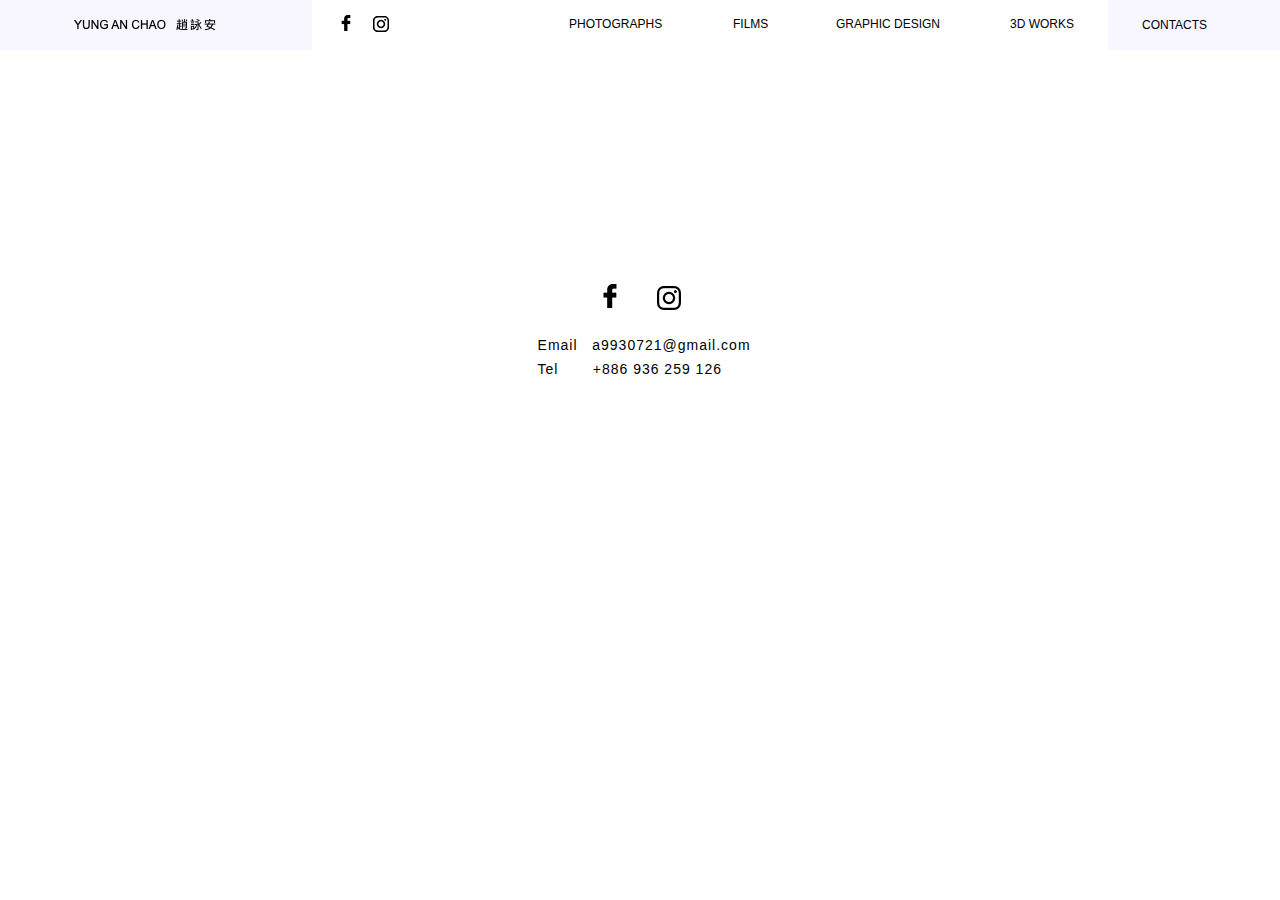
<file: contacts.html>
<!DOCTYPE html>
<html class="nojs html css_verticalspacer" lang="zh-TW">
 <head>

  <meta http-equiv="Content-type" content="text/html;charset=UTF-8"/>
  <meta name="generator" content="2018.0.0.379"/>
  <meta name="viewport" content="width=device-width, initial-scale=1.0"/>
  
  <script type="text/javascript">
   // Update the 'nojs'/'js' class on the html node
document.documentElement.className = document.documentElement.className.replace(/\bnojs\b/g, 'js');

// Check that all required assets are uploaded and up-to-date
if(typeof Muse == "undefined") window.Muse = {}; window.Muse.assets = {"required":["museutils.js", "museconfig.js", "jquery.watch.js", "jquery.museresponsive.js", "require.js", "contacts.css"], "outOfDate":[]};
</script>
  
  <title>CONTACTS</title>
  <!-- CSS -->
  <link rel="stylesheet" type="text/css" href="css/site_global.css?crc=444006867"/>
  <link rel="stylesheet" type="text/css" href="css/master_a-__.css?crc=3916838958"/>
  <link rel="stylesheet" type="text/css" href="css/contacts.css?crc=3796488573" id="pagesheet"/>
  <!-- IE-only CSS -->
  <!--[if lt IE 9]>
  <link rel="stylesheet" type="text/css" href="css/nomq_preview_master_a-__.css?crc=3884755894"/>
  <link rel="stylesheet" type="text/css" href="css/nomq_contacts.css?crc=58686581" id="nomq_pagesheet"/>
  <![endif]-->
   </head>
 <body>

  <div class="breakpoint active" id="bp_infinity" data-min-width="1001"><!-- responsive breakpoint node -->
   <div class="clearfix borderbox" id="page"><!-- group -->
    <div class="clearfix grpelem" id="pu2048"><!-- group -->
     <div class="browser_width shared_content" id="u2048-bw" data-content-guid="u2048-bw_content">
      <div id="u2048"><!-- simple frame --></div>
     </div>
     <div id="u2049-wrapper">
      <div id="u2049" class="shared_content" data-content-guid="u2049_content"><!-- simple frame --></div>
     </div>
     <div id="u2055-wrapper">
      <a class="nonblock nontext clip_frame shared_content" id="u2055" href="https://www.facebook.com/profile.php?id=100003757875924" target="_blank" data-content-guid="u2055_content"><!-- image --><img class="block temp_no_img_src" id="u2055_img" data-orig-src="images/facebook%20logo17x17.jpg?crc=4109458183" data-hidpi-src="images/facebook%20logo17x17_2x.jpg?crc=177318579" alt="" data-heightwidthratio="1" data-image-width="16" data-image-height="16" src="images/blank.gif?crc=4208392903"/></a>
     </div>
     <div id="u2057-wrapper">
      <a class="nonblock nontext clip_frame shared_content" id="u2057" href="https://www.instagram.com/ann.____.ann" target="_blank" data-content-guid="u2057_content"><!-- image --><img class="block temp_no_img_src" id="u2057_img" data-orig-src="images/ig%20logo17x17.jpg?crc=51849955" data-hidpi-src="images/ig%20logo17x17_2x.jpg?crc=3842297039" alt="" data-heightwidthratio="1" data-image-width="16" data-image-height="16" src="images/blank.gif?crc=4208392903"/></a>
     </div>
    </div>
    <a class="nonblock nontext" id="u2059" href="index.html"><!-- state-based BG images --><div id="u2059-wrapper"><div id="u2059_states" class="shared_content" data-content-guid="u2059_states_content"><img alt="YUNG AN CHAO 趙詠安" src="images/blank.gif?crc=4208392903"/><div class="fluid_height_spacer"></div></div></div></a>
    <div class="clearfix grpelem" id="ppu1083"><!-- column -->
     <div class="clearfix colelem" id="pu1083"><!-- group -->
      <a class="nonblock nontext clip_frame grpelem" id="u1083" href="https://www.facebook.com/profile.php?id=100003757875924" target="_blank"><!-- image --><img class="block temp_no_img_src" id="u1083_img" data-orig-src="images/facebook%20logo24x25.jpg?crc=34527537" data-hidpi-src="images/facebook%20logo24x25_2x.jpg?crc=71124719" alt="" data-heightwidthratio="1" data-image-width="24" data-image-height="24" src="images/blank.gif?crc=4208392903"/></a>
      <a class="nonblock nontext clip_frame grpelem" id="u1085" href="https://www.instagram.com/ann.____.ann" target="_blank"><!-- image --><img class="block temp_no_img_src" id="u1085_img" data-orig-src="images/ig%20logo24x25.jpg?crc=484244843" data-hidpi-src="images/ig%20logo24x25_2x.jpg?crc=186964929" alt="" data-heightwidthratio="1" data-image-width="24" data-image-height="24" src="images/blank.gif?crc=4208392903"/></a>
     </div>
     <div class="clearfix colelem shared_content" id="u960-6" data-sizePolicy="fluidWidth" data-pintopage="page_fixedCenter" data-content-guid="u960-6_content"><!-- content -->
      <p>Email&nbsp;&nbsp; a9930721@gmail.com</p>
      <p>Tel&nbsp;&nbsp;&nbsp;&nbsp;&nbsp;&nbsp; +886 936 259 126</p>
     </div>
    </div>
    <div class="clearfix grpelem" id="pu2050-4"><!-- group -->
     <div id="u2050-4-wrapper">
      <a class="nonblock nontext clearfix shared_content" id="u2050-4" href="photographs.html" data-muse-temp-textContainer-sizePolicy="true" data-muse-temp-textContainer-pinning="true" data-content-guid="u2050-4_content"><!-- content --><p id="u2050-2">PHOTOGRAPHS</p></a>
     </div>
     <div id="u2051-4-wrapper">
      <a class="nonblock nontext clearfix shared_content" id="u2051-4" href="films.html" data-muse-temp-textContainer-sizePolicy="true" data-muse-temp-textContainer-pinning="true" data-content-guid="u2051-4_content"><!-- content --><p id="u2051-2">FILMS</p></a>
     </div>
     <div id="u2052-4-wrapper">
      <a class="nonblock nontext clearfix shared_content" id="u2052-4" href="graphic-design.html" data-muse-temp-textContainer-sizePolicy="true" data-muse-temp-textContainer-pinning="true" data-content-guid="u2052-4_content"><!-- content --><p id="u2052-2">GRAPHIC DESIGN</p></a>
     </div>
     <div id="u2053-4-wrapper">
      <a class="nonblock nontext clearfix shared_content" id="u2053-4" href="3d-works.html" data-muse-temp-textContainer-sizePolicy="true" data-muse-temp-textContainer-pinning="true" data-content-guid="u2053-4_content"><!-- content --><p id="u2053-2">3D WORKS</p></a>
     </div>
     <div id="u2054-4-wrapper">
      <a class="nonblock nontext MuseLinkActive clearfix shared_content" id="u2054-4" href="contacts.html" data-muse-temp-textContainer-sizePolicy="true" data-muse-temp-textContainer-pinning="true" data-content-guid="u2054-4_content"><!-- content --><p id="u2054-2">CONTACTS</p></a>
     </div>
     <div id="u730-wrapper" class="shared_content" data-content-guid="u730-wrapper_content">
      <div id="u730"><!-- simple frame --></div>
     </div>
     <div id="u737-4-wrapper" class="shared_content" data-content-guid="u737-4-wrapper_content">
      <a class="nonblock nontext MuseLinkActive clearfix" id="u737-4" href="contacts.html" data-muse-temp-textContainer-sizePolicy="true" data-muse-temp-textContainer-pinning="true"><!-- content --><p>CONTACTS</p></a>
     </div>
    </div>
    <div class="verticalspacer" data-offset-top="408" data-content-above-spacer="407" data-content-below-spacer="292" data-sizePolicy="fixed" data-pintopage="page_fixedLeft"></div>
   </div>
   <div class="preload_images">
    <img class="preload temp_no_img_src" data-orig-src="images/u2059_states-r.png?crc=4074494869" alt="" src="images/blank.gif?crc=4208392903"/>
    <img class="preload temp_no_img_src" data-orig-src="images/u2059_states-r_2x.png?crc=435860061" alt="" src="images/blank.gif?crc=4208392903"/>
   </div>
  </div>
  <div class="breakpoint" id="bp_1000" data-min-width="801" data-max-width="1000"><!-- responsive breakpoint node -->
   <div class="clearfix borderbox temp_no_id" data-orig-id="page"><!-- group -->
    <div class="clearfix grpelem" id="pu2049"><!-- group -->
     <span class="grpelem placeholder" data-placeholder-for="u2049_content"><!-- placeholder node --></span>
     <span class="nonblock nontext clip_frame grpelem placeholder" data-placeholder-for="u2055_content"><!-- placeholder node --></span>
     <a class="nonblock nontext grpelem temp_no_id" href="index.html" data-orig-id="u2059"><!-- state-based BG images --><span class="placeholder" data-placeholder-for="u2059_states_content"><!-- placeholder node --></span></a>
    </div>
    <span class="browser_width placeholder" data-placeholder-for="u2048-bw_content"><!-- placeholder node --></span>
    <span class="nonblock nontext clip_frame grpelem placeholder" data-placeholder-for="u2057_content"><!-- placeholder node --></span>
    <div class="clearfix grpelem" id="ppu2050-4"><!-- column -->
     <div class="clearfix colelem temp_no_id" data-orig-id="pu2050-4"><!-- group -->
      <span class="nonblock nontext clearfix grpelem placeholder" data-placeholder-for="u2050-4_content"><!-- placeholder node --></span>
      <span class="nonblock nontext clearfix grpelem placeholder" data-placeholder-for="u2051-4_content"><!-- placeholder node --></span>
      <span class="nonblock nontext clearfix grpelem placeholder" data-placeholder-for="u2052-4_content"><!-- placeholder node --></span>
     </div>
     <div class="clearfix colelem temp_no_id" data-orig-id="pu1083"><!-- group -->
      <a class="nonblock nontext clip_frame grpelem temp_no_id" href="https://www.facebook.com/profile.php?id=100003757875924" target="_blank" data-orig-id="u1083"><!-- image --><img class="block temp_no_id temp_no_img_src" data-orig-src="images/facebook%20logo19x19.jpg?crc=276076375" data-hidpi-src="images/facebook%20logo19x19_2x.jpg?crc=58819018" alt="" data-heightwidthratio="1" data-image-width="19" data-image-height="19" data-orig-id="u1083_img" src="images/blank.gif?crc=4208392903"/></a>
      <a class="nonblock nontext clip_frame grpelem temp_no_id" href="https://www.instagram.com/ann.____.ann" target="_blank" data-orig-id="u1085"><!-- image --><img class="block temp_no_id temp_no_img_src" data-orig-src="images/ig%20logo19x19.jpg?crc=3788477139" data-hidpi-src="images/ig%20logo19x19_2x.jpg?crc=3879846818" alt="" data-heightwidthratio="1" data-image-width="19" data-image-height="19" data-orig-id="u1085_img" src="images/blank.gif?crc=4208392903"/></a>
     </div>
     <span class="clearfix colelem placeholder" data-placeholder-for="u960-6_content"><!-- placeholder node --></span>
    </div>
    <span class="nonblock nontext clearfix grpelem placeholder" data-placeholder-for="u2053-4_content"><!-- placeholder node --></span>
    <span class="placeholder" data-placeholder-for="u730-wrapper_content"><!-- placeholder node --></span>
    <span class="nonblock nontext MuseLinkActive clearfix grpelem placeholder" data-placeholder-for="u2054-4_content"><!-- placeholder node --></span>
    <span class="placeholder" data-placeholder-for="u737-4-wrapper_content"><!-- placeholder node --></span>
    <div class="verticalspacer" data-offset-top="402" data-content-above-spacer="402" data-content-below-spacer="297" data-sizePolicy="fixed" data-pintopage="page_fixedLeft"></div>
   </div>
   <div class="preload_images">
    <img class="preload temp_no_img_src" data-orig-src="images/u2059_states-r.png?crc=4074494869" alt="" src="images/blank.gif?crc=4208392903"/>
    <img class="preload temp_no_img_src" data-orig-src="images/u2059_states-r_2x.png?crc=435860061" alt="" src="images/blank.gif?crc=4208392903"/>
   </div>
  </div>
  <div class="breakpoint" id="bp_800" data-min-width="501" data-max-width="800"><!-- responsive breakpoint node -->
   <div class="clearfix borderbox temp_no_id" data-orig-id="page"><!-- group -->
    <div class="clearfix grpelem temp_no_id" data-orig-id="pu2048"><!-- group -->
     <span class="browser_width placeholder" data-placeholder-for="u2048-bw_content"><!-- placeholder node --></span>
     <span class="placeholder" data-placeholder-for="u2049_content"><!-- placeholder node --></span>
     <a class="nonblock nontext clip_frame temp_no_id" href="https://www.facebook.com/profile.php?id=100003757875924" target="_blank" data-orig-id="u2055"><!-- image --><img class="block temp_no_id temp_no_img_src shared_content" data-orig-src="images/facebook%20logo14x14.jpg?crc=3764455767" data-hidpi-src="images/facebook%20logo14x14_2x.jpg?crc=4009983596" alt="" data-heightwidthratio="1" data-image-width="14" data-image-height="14" data-orig-id="u2055_img" src="images/blank.gif?crc=4208392903" data-content-guid="u2055_img_content"/></a>
     <a class="nonblock nontext clip_frame temp_no_id" href="https://www.instagram.com/ann.____.ann" target="_blank" data-orig-id="u2057"><!-- image --><img class="block temp_no_id temp_no_img_src shared_content" data-orig-src="images/ig%20logo14x14.jpg?crc=3881235812" data-hidpi-src="images/ig%20logo14x14_2x.jpg?crc=184664661" alt="" data-heightwidthratio="1" data-image-width="14" data-image-height="14" data-orig-id="u2057_img" src="images/blank.gif?crc=4208392903" data-content-guid="u2057_img_content"/></a>
    </div>
    <a class="nonblock nontext shared_content" id="u1099" href="index.html" data-content-guid="u1099_content"><!-- state-based BG images --><div id="u1099_states" class="shared_content" data-content-guid="u1099_states_content"><img alt="YUNG AN CHAO 趙詠安" src="images/blank.gif?crc=4208392903"/><div class="fluid_height_spacer"></div></div></a>
    <div class="clearfix grpelem temp_no_id" data-orig-id="ppu1083"><!-- column -->
     <div class="clearfix colelem temp_no_id shared_content" data-orig-id="pu1083" data-content-guid="pu1083_content"><!-- group -->
      <a class="nonblock nontext clip_frame grpelem temp_no_id" href="https://www.facebook.com/profile.php?id=100003757875924" target="_blank" data-orig-id="u1083"><!-- image --><img class="block temp_no_id temp_no_img_src" data-orig-src="images/facebook%20logo20x20.jpg?crc=3888218132" data-hidpi-src="images/facebook%20logo20x20_2x.jpg?crc=524748921" alt="" data-heightwidthratio="1" data-image-width="20" data-image-height="20" data-orig-id="u1083_img" src="images/blank.gif?crc=4208392903"/></a>
      <a class="nonblock nontext clip_frame grpelem temp_no_id" href="https://www.instagram.com/ann.____.ann" target="_blank" data-orig-id="u1085"><!-- image --><img class="block temp_no_id temp_no_img_src" data-orig-src="images/ig%20logo20x20.jpg?crc=197695407" data-hidpi-src="images/ig%20logo20x20_2x.jpg?crc=439239417" alt="" data-heightwidthratio="1" data-image-width="20" data-image-height="20" data-orig-id="u1085_img" src="images/blank.gif?crc=4208392903"/></a>
     </div>
     <span class="clearfix colelem placeholder" data-placeholder-for="u960-6_content"><!-- placeholder node --></span>
    </div>
    <div class="clearfix grpelem temp_no_id" data-orig-id="pu2050-4"><!-- group -->
     <span class="nonblock nontext clearfix placeholder" data-placeholder-for="u2050-4_content"><!-- placeholder node --></span>
     <span class="nonblock nontext clearfix placeholder" data-placeholder-for="u2051-4_content"><!-- placeholder node --></span>
     <span class="nonblock nontext clearfix placeholder" data-placeholder-for="u2052-4_content"><!-- placeholder node --></span>
     <span class="nonblock nontext clearfix placeholder" data-placeholder-for="u2053-4_content"><!-- placeholder node --></span>
     <span class="nonblock nontext MuseLinkActive clearfix placeholder" data-placeholder-for="u2054-4_content"><!-- placeholder node --></span>
     <span class="placeholder" data-placeholder-for="u730-wrapper_content"><!-- placeholder node --></span>
     <div id="u2863-4-wrapper">
      <a class="nonblock nontext MuseLinkActive clearfix" id="u2863-4" href="contacts.html" data-muse-temp-textContainer-sizePolicy="true" data-muse-temp-textContainer-pinning="true"><!-- content --><p>CONTACTS</p></a>
     </div>
    </div>
    <div class="verticalspacer" data-offset-top="399" data-content-above-spacer="398" data-content-below-spacer="301" data-sizePolicy="fixed" data-pintopage="page_fixedLeft"></div>
   </div>
   <div class="preload_images">
    <img class="preload temp_no_img_src" data-orig-src="images/u1099_states-r.png?crc=262708562" alt="" src="images/blank.gif?crc=4208392903"/>
    <img class="preload temp_no_img_src" data-orig-src="images/u1099_states-r_2x.png?crc=4064882504" alt="" src="images/blank.gif?crc=4208392903"/>
   </div>
  </div>
  <div class="breakpoint" id="bp_500" data-min-width="321" data-max-width="500"><!-- responsive breakpoint node -->
   <div class="clearfix borderbox temp_no_id" data-orig-id="page"><!-- group -->
    <div class="clearfix grpelem" id="ppu2049"><!-- column -->
     <div class="clearfix colelem temp_no_id" data-orig-id="pu2049"><!-- group -->
      <span class="grpelem placeholder" data-placeholder-for="u2049_content"><!-- placeholder node --></span>
      <a class="nonblock nontext clip_frame grpelem temp_no_id" href="https://www.facebook.com/profile.php?id=100003757875924" target="_blank" data-sizePolicy="fluidWidthHeight" data-pintopage="page_fixedRight" data-orig-id="u2055"><!-- image --><img class="block temp_no_id temp_no_img_src" data-orig-src="images/facebook%20logo18x18.jpg?crc=534737945" data-hidpi-src="images/facebook%20logo18x18_2x.jpg?crc=279606120" alt="" data-heightwidthratio="1" data-image-width="17" data-image-height="17" data-orig-id="u2055_img" src="images/blank.gif?crc=4208392903"/></a>
      <a class="nonblock nontext clip_frame grpelem temp_no_id" href="https://www.instagram.com/ann.____.ann" target="_blank" data-sizePolicy="fluidWidthHeight" data-pintopage="page_fixedRight" data-orig-id="u2057"><!-- image --><img class="block temp_no_id temp_no_img_src" data-orig-src="images/ig%20logo18x18.jpg?crc=3824610883" data-hidpi-src="images/ig%20logo18x18_2x.jpg?crc=4264050173" alt="" data-heightwidthratio="1" data-image-width="17" data-image-height="17" data-orig-id="u2057_img" src="images/blank.gif?crc=4208392903"/></a>
      <span class="nonblock nontext grpelem placeholder" data-placeholder-for="u1099_content"><!-- placeholder node --></span>
      <a class="nonblock nontext grpelem" id="u1246" href="index.html"><!-- simple frame --></a>
     </div>
     <div class="clearfix colelem temp_no_id" data-orig-id="pu1083"><!-- group -->
      <a class="nonblock nontext clip_frame grpelem temp_no_id" href="https://www.facebook.com/profile.php?id=100003757875924" target="_blank" data-orig-id="u1083"><!-- image --><img class="block temp_no_id temp_no_img_src" data-orig-src="images/facebook%20logo21x21.jpg?crc=3835760523" data-hidpi-src="images/facebook%20logo21x21_2x.jpg?crc=377944498" alt="" data-heightwidthratio="1" data-image-width="21" data-image-height="21" data-orig-id="u1083_img" src="images/blank.gif?crc=4208392903"/></a>
      <a class="nonblock nontext clip_frame grpelem temp_no_id" href="https://www.instagram.com/ann.____.ann" target="_blank" data-orig-id="u1085"><!-- image --><img class="block temp_no_id temp_no_img_src" data-orig-src="images/ig%20logo21x21.jpg?crc=8924002" data-hidpi-src="images/ig%20logo21x21_2x.jpg?crc=91840108" alt="" data-heightwidthratio="1" data-image-width="21" data-image-height="21" data-orig-id="u1085_img" src="images/blank.gif?crc=4208392903"/></a>
     </div>
     <span class="clearfix colelem placeholder" data-placeholder-for="u960-6_content"><!-- placeholder node --></span>
    </div>
    <span class="browser_width placeholder" data-placeholder-for="u2048-bw_content"><!-- placeholder node --></span>
    <div class="verticalspacer" data-offset-top="393" data-content-above-spacer="392" data-content-below-spacer="307" data-sizePolicy="fixed" data-pintopage="page_fixedLeft"></div>
   </div>
   <div class="preload_images">
    <img class="preload temp_no_img_src" data-orig-src="images/u1099_states-r.png?crc=262708562" alt="" src="images/blank.gif?crc=4208392903"/>
    <img class="preload temp_no_img_src" data-orig-src="images/u1099_states-r_2x.png?crc=4064882504" alt="" src="images/blank.gif?crc=4208392903"/>
   </div>
  </div>
  <div class="breakpoint" id="bp_320" data-max-width="320"><!-- responsive breakpoint node -->
   <div class="clearfix borderbox temp_no_id" data-orig-id="page"><!-- group -->
    <div class="clearfix grpelem temp_no_id" data-orig-id="ppu2049"><!-- column -->
     <div class="clearfix colelem temp_no_id" data-orig-id="pu2049"><!-- group -->
      <div class="grpelem temp_no_id" data-sizePolicy="fluidWidth" data-pintopage="page_fixedLeft" data-orig-id="u2049"><!-- simple frame --></div>
      <a class="nonblock nontext clip_frame grpelem temp_no_id" href="https://www.facebook.com/profile.php?id=100003757875924" target="_blank" data-sizePolicy="fluidWidthHeight" data-pintopage="page_fixedRight" data-orig-id="u2055"><!-- image --><span class="block placeholder" data-placeholder-for="u2055_img_content"><!-- placeholder node --></span></a>
      <a class="nonblock nontext clip_frame grpelem temp_no_id" href="https://www.instagram.com/ann.____.ann" target="_blank" data-sizePolicy="fluidWidthHeight" data-pintopage="page_fixedRight" data-orig-id="u2057"><!-- image --><span class="block placeholder" data-placeholder-for="u2057_img_content"><!-- placeholder node --></span></a>
      <a class="nonblock nontext temp_no_id" href="index.html" data-orig-id="u1099"><!-- state-based BG images --><div id="u1099-wrapper"><span class="placeholder" data-placeholder-for="u1099_states_content"><!-- placeholder node --></span></div></a>
      <a class="nonblock nontext grpelem temp_no_id" href="index.html" data-sizePolicy="fluidWidth" data-pintopage="page_fixedRight" data-orig-id="u1246"><!-- simple frame --></a>
     </div>
     <span class="clearfix colelem placeholder" data-placeholder-for="pu1083_content"><!-- placeholder node --></span>
     <span class="clearfix colelem placeholder" data-placeholder-for="u960-6_content"><!-- placeholder node --></span>
    </div>
    <span class="browser_width placeholder" data-placeholder-for="u2048-bw_content"><!-- placeholder node --></span>
    <div class="verticalspacer" data-offset-top="387" data-content-above-spacer="386" data-content-below-spacer="186" data-sizePolicy="fixed" data-pintopage="page_fixedLeft"></div>
   </div>
   <div class="preload_images">
    <img class="preload temp_no_img_src" data-orig-src="images/u1099_states-r.png?crc=262708562" alt="" src="images/blank.gif?crc=4208392903"/>
    <img class="preload temp_no_img_src" data-orig-src="images/u1099_states-r_2x.png?crc=4064882504" alt="" src="images/blank.gif?crc=4208392903"/>
   </div>
  </div>
  <!-- Other scripts -->
  <script type="text/javascript">
   // Decide weather to suppress missing file error or not based on preference setting
var suppressMissingFileError = false
</script>
  <script type="text/javascript">
   window.Muse.assets.check=function(d){if(!window.Muse.assets.checked){window.Muse.assets.checked=!0;var b={},c=function(a,b){if(window.getComputedStyle){var c=window.getComputedStyle(a,null);return c&&c.getPropertyValue(b)||c&&c[b]||""}if(document.documentElement.currentStyle)return(c=a.currentStyle)&&c[b]||a.style&&a.style[b]||"";return""},a=function(a){if(a.match(/^rgb/))return a=a.replace(/\s+/g,"").match(/([\d\,]+)/gi)[0].split(","),(parseInt(a[0])<<16)+(parseInt(a[1])<<8)+parseInt(a[2]);if(a.match(/^\#/))return parseInt(a.substr(1),
16);return 0},g=function(g){for(var f=document.getElementsByTagName("link"),h=0;h<f.length;h++)if("text/css"==f[h].type){var i=(f[h].href||"").match(/\/?css\/([\w\-]+\.css)\?crc=(\d+)/);if(!i||!i[1]||!i[2])break;b[i[1]]=i[2]}f=document.createElement("div");f.className="version";f.style.cssText="display:none; width:1px; height:1px;";document.getElementsByTagName("body")[0].appendChild(f);for(h=0;h<Muse.assets.required.length;){var i=Muse.assets.required[h],l=i.match(/([\w\-\.]+)\.(\w+)$/),k=l&&l[1]?
l[1]:null,l=l&&l[2]?l[2]:null;switch(l.toLowerCase()){case "css":k=k.replace(/\W/gi,"_").replace(/^([^a-z])/gi,"_$1");f.className+=" "+k;k=a(c(f,"color"));l=a(c(f,"backgroundColor"));k!=0||l!=0?(Muse.assets.required.splice(h,1),"undefined"!=typeof b[i]&&(k!=b[i]>>>24||l!=(b[i]&16777215))&&Muse.assets.outOfDate.push(i)):h++;f.className="version";break;case "js":h++;break;default:throw Error("Unsupported file type: "+l);}}d?d().jquery!="1.8.3"&&Muse.assets.outOfDate.push("jquery-1.8.3.min.js"):Muse.assets.required.push("jquery-1.8.3.min.js");
f.parentNode.removeChild(f);if(Muse.assets.outOfDate.length||Muse.assets.required.length)f="伺服器上的某些檔案可能遺失或不正確。請清除瀏覽器快取後再試一次。若問題持續發生，請聯絡網站作者。",g&&Muse.assets.outOfDate.length&&(f+="\nOut of date: "+Muse.assets.outOfDate.join(",")),g&&Muse.assets.required.length&&(f+="\nMissing: "+Muse.assets.required.join(",")),suppressMissingFileError?(f+="\nUse SuppressMissingFileError key in AppPrefs.xml to show missing file error pop up.",console.log(f)):alert(f)};location&&location.search&&location.search.match&&location.search.match(/muse_debug/gi)?
setTimeout(function(){g(!0)},5E3):g()}};
var muse_init=function(){require.config({baseUrl:""});require(["jquery","museutils","whatinput","jquery.watch","jquery.museresponsive"],function(d){var $ = d;$(document).ready(function(){try{
window.Muse.assets.check($);/* body */
Muse.Utils.transformMarkupToFixBrowserProblemsPreInit();/* body */
Muse.Utils.detectScreenResolution();/* HiDPI screens */
Muse.Utils.prepHyperlinks(true);/* body */
Muse.Utils.makeButtonsVisibleAfterSettingMinWidth();/* body */
Muse.Utils.fullPage('#page');/* 100% height page */
$( '.breakpoint' ).registerBreakpoint();/* Register breakpoints */
Muse.Utils.transformMarkupToFixBrowserProblems();/* body */
}catch(b){if(b&&"function"==typeof b.notify?b.notify():Muse.Assert.fail("Error calling selector function: "+b),false)throw b;}})})};

</script>
  <!-- RequireJS script -->
  <script src="scripts/require.js?crc=4157109226" type="text/javascript" async data-main="scripts/museconfig.js?crc=4153641093" onload="if (requirejs) requirejs.onError = function(requireType, requireModule) { if (requireType && requireType.toString && requireType.toString().indexOf && 0 <= requireType.toString().indexOf('#scripterror')) window.Muse.assets.check(); }" onerror="window.Muse.assets.check();"></script>
   </body>
</html>
</file>
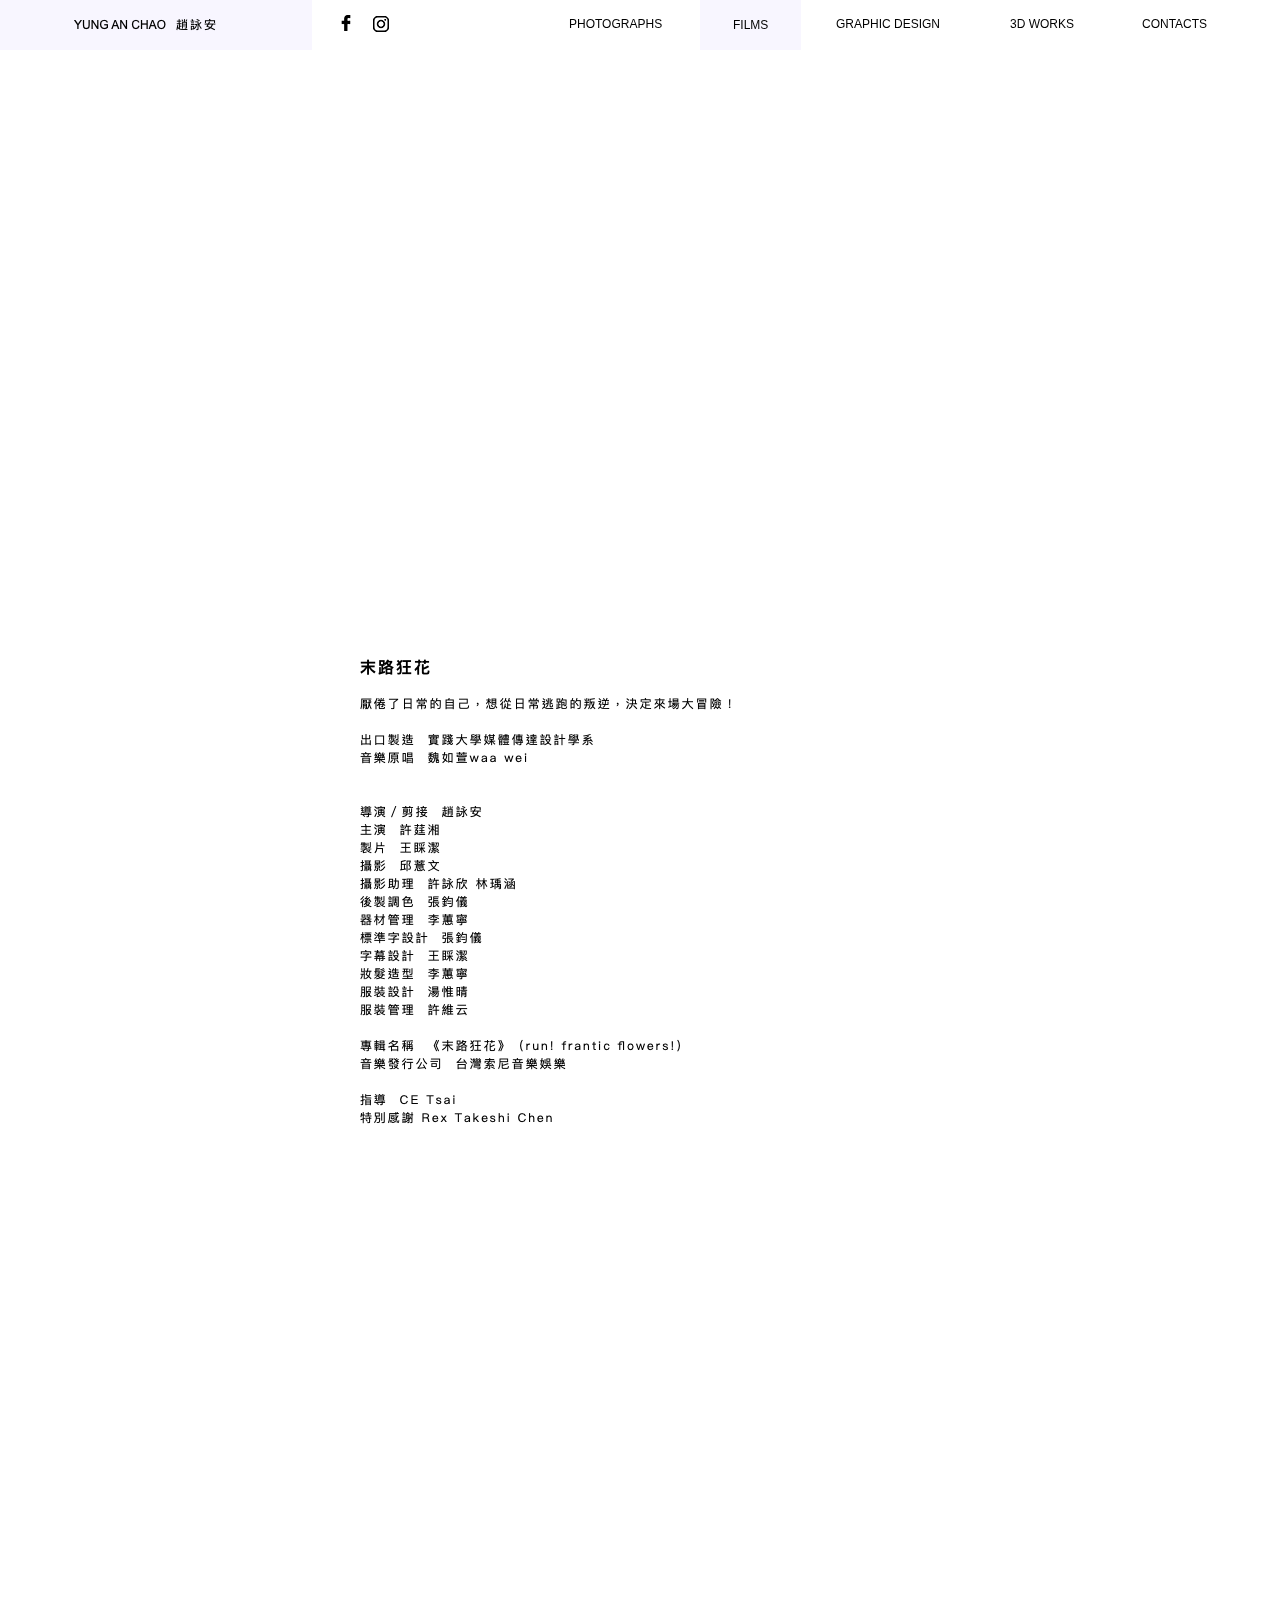
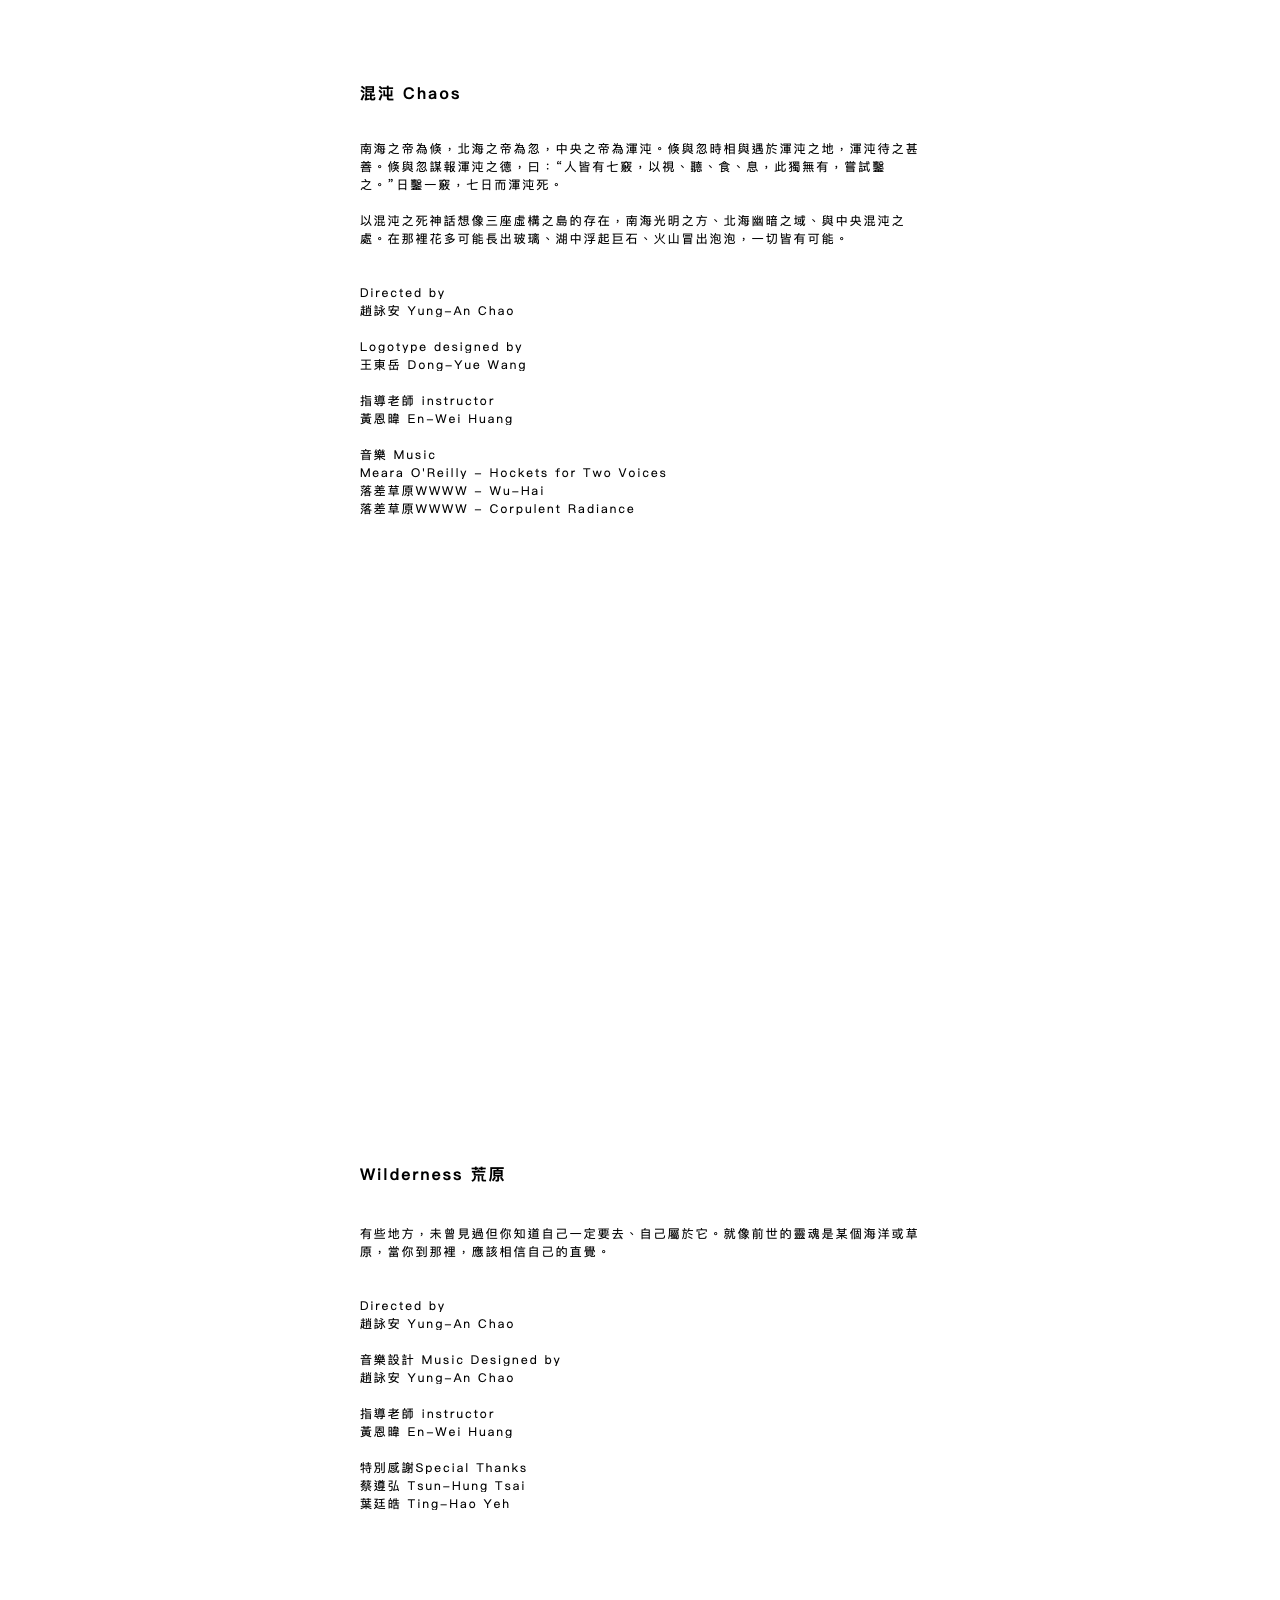
<file: films.html>
<!DOCTYPE html>
<html class="nojs html css_verticalspacer" lang="zh-TW">
 <head>

  <meta http-equiv="Content-type" content="text/html;charset=UTF-8"/>
  <meta name="generator" content="2018.0.0.379"/>
  <meta name="viewport" content="width=device-width, initial-scale=1.0"/>
  
  <script type="text/javascript">
   // Update the 'nojs'/'js' class on the html node
document.documentElement.className = document.documentElement.className.replace(/\bnojs\b/g, 'js');

// Check that all required assets are uploaded and up-to-date
if(typeof Muse == "undefined") window.Muse = {}; window.Muse.assets = {"required":["museutils.js", "museconfig.js", "jquery.watch.js", "jquery.museresponsive.js", "require.js", "films.css"], "outOfDate":[]};
</script>
  
  <title>FILMS</title>
  <!-- CSS -->
  <link rel="stylesheet" type="text/css" href="css/site_global.css?crc=444006867"/>
  <link rel="stylesheet" type="text/css" href="css/master_a-__.css?crc=3916838958"/>
  <link rel="stylesheet" type="text/css" href="css/films.css?crc=3979735417" id="pagesheet"/>
  <!-- IE-only CSS -->
  <!--[if lt IE 9]>
  <link rel="stylesheet" type="text/css" href="css/nomq_preview_master_a-__.css?crc=3884755894"/>
  <link rel="stylesheet" type="text/css" href="css/nomq_films.css?crc=3981041122" id="nomq_pagesheet"/>
  <![endif]-->
   </head>
 <body>

  <div class="breakpoint active" id="bp_infinity" data-min-width="1001"><!-- responsive breakpoint node -->
   <div class="clearfix borderbox" id="page"><!-- group -->
    <div class="clearfix grpelem" id="pu2048"><!-- group -->
     <div class="browser_width shared_content" id="u2048-bw" data-content-guid="u2048-bw_content">
      <div id="u2048"><!-- simple frame --></div>
     </div>
     <div id="u2049-wrapper">
      <div id="u2049" class="shared_content" data-content-guid="u2049_content"><!-- simple frame --></div>
     </div>
     <div id="u2050-4-wrapper">
      <a class="nonblock nontext clearfix shared_content" id="u2050-4" href="photographs.html" data-muse-temp-textContainer-sizePolicy="true" data-muse-temp-textContainer-pinning="true" data-content-guid="u2050-4_content"><!-- content --><p id="u2050-2">PHOTOGRAPHS</p></a>
     </div>
     <div id="u2051-4-wrapper">
      <a class="nonblock nontext MuseLinkActive clearfix shared_content" id="u2051-4" href="films.html" data-muse-temp-textContainer-sizePolicy="true" data-muse-temp-textContainer-pinning="true" data-content-guid="u2051-4_content"><!-- content --><p id="u2051-2">FILMS</p></a>
     </div>
     <div id="u2052-4-wrapper">
      <a class="nonblock nontext clearfix shared_content" id="u2052-4" href="graphic-design.html" data-muse-temp-textContainer-sizePolicy="true" data-muse-temp-textContainer-pinning="true" data-content-guid="u2052-4_content"><!-- content --><p id="u2052-2">GRAPHIC DESIGN</p></a>
     </div>
     <div id="u2053-4-wrapper">
      <a class="nonblock nontext clearfix shared_content" id="u2053-4" href="3d-works.html" data-muse-temp-textContainer-sizePolicy="true" data-muse-temp-textContainer-pinning="true" data-content-guid="u2053-4_content"><!-- content --><p id="u2053-2">3D WORKS</p></a>
     </div>
     <div id="u2054-4-wrapper">
      <a class="nonblock nontext clearfix shared_content" id="u2054-4" href="contacts.html" data-muse-temp-textContainer-sizePolicy="true" data-muse-temp-textContainer-pinning="true" data-content-guid="u2054-4_content"><!-- content --><p id="u2054-2">CONTACTS</p></a>
     </div>
     <div id="u2055-wrapper">
      <a class="nonblock nontext clip_frame shared_content" id="u2055" href="https://www.facebook.com/profile.php?id=100003757875924" target="_blank" data-content-guid="u2055_content"><!-- image --><img class="block temp_no_img_src" id="u2055_img" data-orig-src="images/facebook%20logo17x17.jpg?crc=4109458183" data-hidpi-src="images/facebook%20logo17x17_2x.jpg?crc=177318579" alt="" data-heightwidthratio="1" data-image-width="16" data-image-height="16" src="images/blank.gif?crc=4208392903"/></a>
     </div>
     <div id="u2057-wrapper">
      <a class="nonblock nontext clip_frame shared_content" id="u2057" href="https://www.instagram.com/ann.____.ann" target="_blank" data-content-guid="u2057_content"><!-- image --><img class="block temp_no_img_src" id="u2057_img" data-orig-src="images/ig%20logo17x17.jpg?crc=51849955" data-hidpi-src="images/ig%20logo17x17_2x.jpg?crc=3842297039" alt="" data-heightwidthratio="1" data-image-width="16" data-image-height="16" src="images/blank.gif?crc=4208392903"/></a>
     </div>
     <div id="u3033-wrapper" class="shared_content" data-content-guid="u3033-wrapper_content">
      <div class="clearfix" id="u3033"><!-- group -->
       <div id="u600-wrapper">
        <div class="clearfix" id="u600"><!-- group -->
         <div id="u604-4-wrapper">
          <a class="nonblock nontext MuseLinkActive clearfix" id="u604-4" href="films.html" data-muse-temp-textContainer-sizePolicy="true" data-muse-temp-textContainer-pinning="true"><!-- content --><p>FILMS</p></a>
         </div>
        </div>
       </div>
      </div>
     </div>
    </div>
    <div class="clearfix grpelem" id="ppu2059"><!-- column -->
     <a class="nonblock nontext pinned-colelem" id="u2059" href="index.html"><!-- state-based BG images --><div id="u2059-wrapper"><div id="u2059_states" class="shared_content" data-content-guid="u2059_states_content"><img alt="YUNG AN CHAO 趙詠安" src="images/blank.gif?crc=4208392903"/><div class="fluid_height_spacer"></div></div></div></a>
     <div class="colelem shared_content" id="u1940" data-content-guid="u1940_content"><!-- custom html -->
      <iframe width="720" height="480
" src="https://www.youtube.com/embed/8cwSCgt-jDE" frameborder="0" allow="accelerometer; autoplay; encrypted-media; gyroscope; picture-in-picture" allowfullscreen></iframe>
     </div>
     <img class="colelem temp_no_img_src" id="u640-4" alt="末路狂花" data-orig-src="images/u640-4.png?crc=3972902031" data-hidpi-src="images/u640-4_2x.png?crc=4273771861" data-image-width="97" src="images/blank.gif?crc=4208392903"/><!-- rasterized frame -->
     <img class="colelem temp_no_img_src" id="u643-46" alt="厭倦了日常的自己，想從日常逃跑的叛逆，決定來場大冒險！ 出口製造　實踐大學媒體傳達設計學系 音樂原唱　魏如萱waa wei 導演／剪接　趙詠安 主演　許莛湘 製片　王睬潔 攝影　邱薏文 攝影助理　許詠欣 林瑀涵 後製調色　張鈞儀 器材管理　李蕙寧 標準字設計　張鈞儀 字幕設計　王睬潔 妝髮造型　李蕙寧 服裝設計　湯惟晴 服裝管理　許維云 專輯名稱　《末路狂花》（run! frantic flowers!） 音樂發行公司　台灣索尼音樂娛樂 指導　CE Tsai 特別感謝 Rex Takeshi Chen " data-orig-src="images/u643-46.png?crc=3858792161" data-hidpi-src="images/u643-46_2x.png?crc=3806017819" data-image-width="560" src="images/blank.gif?crc=4208392903"/><!-- rasterized frame -->
     <div class="colelem shared_content" id="u636" data-content-guid="u636_content"><!-- custom html -->
      <iframe src="https://player.vimeo.com/video/383558262?byline=0&portrait=0" width="760" height="380" frameborder="0" allow="autoplay; fullscreen" allowfullscreen></iframe>
     </div>
     <img class="colelem temp_no_img_src" id="u646-4" alt="混沌 Chaos " data-orig-src="images/u646-4.png?crc=70450952" data-hidpi-src="images/u646-4_2x.png?crc=428981569" data-image-width="119" src="images/blank.gif?crc=4208392903"/><!-- rasterized frame -->
     <img class="colelem temp_no_img_src" id="u649-33" alt="南海之帝為倏，北海之帝為忽，中央之帝為渾沌。倏與忽時相與遇於渾沌之地，渾沌待之甚善。倏與忽謀報渾沌之德，曰：“人皆有七竅，以視、聽、食、息，此獨無有，嘗試鑿之。”日鑿一竅，七日而渾沌死。 以混沌之死神話想像三座虛構之島的存在，南海光明之方、北海幽暗之域、與中央混沌之處。在那裡花多可能長出玻璃、湖中浮起巨石、火山冒出泡泡，一切皆有可能。 Directed by 趙詠安 Yung-An Chao Logotype designed by 王東岳 Dong-Yue Wang 指導老師 instructor 黃恩暐 En-Wei Huang 音樂 Music Meara O'Reilly - Hockets for Two Voices 落差草原WWWW - Wu-Hai 落差草原WWWW - Corpulent Radiance " data-orig-src="images/u649-33.png?crc=4104592036" data-hidpi-src="images/u649-33_2x.png?crc=105410373" data-image-width="560" src="images/blank.gif?crc=4208392903"/><!-- rasterized frame -->
     <div class="colelem shared_content" id="u652" data-content-guid="u652_content"><!-- custom html -->
      <iframe src="https://player.vimeo.com/video/383563518?byline=0&portrait=0" width="720" height="480" frameborder="0" allow="autoplay; fullscreen" allowfullscreen></iframe>
     </div>
     <img class="colelem temp_no_img_src" id="u656-4" alt="Wilderness 荒原" data-orig-src="images/u656-4.png?crc=317472304" data-hidpi-src="images/u656-4_2x.png?crc=166777174" data-image-width="171" src="images/blank.gif?crc=4208392903"/><!-- rasterized frame -->
     <img class="colelem temp_no_img_src" id="u659-27" alt="有些地方，未曾見過但你知道自己一定要去、自己屬於它。就像前世的靈魂是某個海洋或草原，當你到那裡，應該相信自己的直覺。 Directed by 趙詠安 Yung-An Chao 音樂設計 Music Designed by 趙詠安 Yung-An Chao 指導老師 instructor 黃恩暐 En-Wei Huang 特別感謝Special Thanks 蔡遵弘 Tsun-Hung Tsai 葉廷皓 Ting-Hao Yeh" data-orig-src="images/u659-27.png?crc=3958247964" data-hidpi-src="images/u659-27_2x.png?crc=3800797992" data-image-width="560" src="images/blank.gif?crc=4208392903"/><!-- rasterized frame -->
    </div>
    <div class="verticalspacer" data-offset-top="3112" data-content-above-spacer="3111" data-content-below-spacer="169" data-sizePolicy="fixed" data-pintopage="page_fixedLeft"></div>
   </div>
   <div class="preload_images">
    <img class="preload temp_no_img_src" data-orig-src="images/u2059_states-r.png?crc=4074494869" alt="" src="images/blank.gif?crc=4208392903"/>
    <img class="preload temp_no_img_src" data-orig-src="images/u2059_states-r_2x.png?crc=435860061" alt="" src="images/blank.gif?crc=4208392903"/>
   </div>
  </div>
  <div class="breakpoint" id="bp_1000" data-min-width="801" data-max-width="1000"><!-- responsive breakpoint node -->
   <div class="clearfix borderbox temp_no_id" data-orig-id="page"><!-- group -->
    <div class="clearfix grpelem" id="ppu2049"><!-- column -->
     <div class="clearfix colelem" id="pu2049"><!-- group -->
      <span class="grpelem placeholder" data-placeholder-for="u2049_content"><!-- placeholder node --></span>
      <span class="nonblock nontext clip_frame grpelem placeholder" data-placeholder-for="u2055_content"><!-- placeholder node --></span>
      <span class="nonblock nontext clip_frame grpelem placeholder" data-placeholder-for="u2057_content"><!-- placeholder node --></span>
      <span class="nonblock nontext clearfix grpelem placeholder" data-placeholder-for="u2050-4_content"><!-- placeholder node --></span>
      <span class="nonblock nontext MuseLinkActive clearfix grpelem placeholder" data-placeholder-for="u2051-4_content"><!-- placeholder node --></span>
      <span class="nonblock nontext clearfix grpelem placeholder" data-placeholder-for="u2052-4_content"><!-- placeholder node --></span>
      <span class="nonblock nontext clearfix grpelem placeholder" data-placeholder-for="u2053-4_content"><!-- placeholder node --></span>
      <a class="nonblock nontext grpelem temp_no_id" href="index.html" data-orig-id="u2059"><!-- state-based BG images --><span class="placeholder" data-placeholder-for="u2059_states_content"><!-- placeholder node --></span></a>
     </div>
     <span class="colelem placeholder" data-placeholder-for="u1940_content"><!-- placeholder node --></span>
     <img class="colelem temp_no_id temp_no_img_src" alt="末路狂花" data-orig-src="images/u640-42.png?crc=4206225429" data-hidpi-src="images/u640-4_2x2.png?crc=3988842705" data-image-width="75" data-orig-id="u640-4" src="images/blank.gif?crc=4208392903"/><!-- rasterized frame -->
     <img class="colelem temp_no_id temp_no_img_src" alt="厭倦了日常的自己，想從日常逃跑的叛逆，決定來場大冒險！ 出口製造　實踐大學媒體傳達設計學系 音樂原唱　魏如萱waa wei 導演／剪接　趙詠安 主演　許莛湘 製片　王睬潔 攝影　邱薏文 攝影助理　許詠欣 林瑀涵 後製調色　張鈞儀 器材管理　李蕙寧 標準字設計　張鈞儀 字幕設計　王睬潔 妝髮造型　李蕙寧 服裝設計　湯惟晴 服裝管理　許維云 專輯名稱　《末路狂花》（run! frantic flowers!） 音樂發行公司　台灣索尼音樂娛樂 指導　CE Tsai 特別感謝 Rex Takeshi Chen " data-orig-src="images/u643-462.png?crc=170274554" data-hidpi-src="images/u643-46_2x2.png?crc=4201793544" data-image-width="437" data-orig-id="u643-46" src="images/blank.gif?crc=4208392903"/><!-- rasterized frame -->
     <span class="colelem placeholder" data-placeholder-for="u636_content"><!-- placeholder node --></span>
     <img class="colelem temp_no_id temp_no_img_src" alt="混沌 Chaos " data-orig-src="images/u646-42.png?crc=4827921" data-hidpi-src="images/u646-4_2x2.png?crc=4124238744" data-image-width="92" data-orig-id="u646-4" src="images/blank.gif?crc=4208392903"/><!-- rasterized frame -->
     <img class="colelem temp_no_id temp_no_img_src" alt="南海之帝為倏，北海之帝為忽，中央之帝為渾沌。倏與忽時相與遇於渾沌之地，渾沌待之甚善。倏與忽謀報渾沌之德，曰：“人皆有七竅，以視、聽、食、息，此獨無有，嘗試鑿之。”日鑿一竅，七日而渾沌死。 以混沌之死神話想像三座虛構之島的存在，南海光明之方、北海幽暗之域、與中央混沌之處。在那裡花多可能長出玻璃、湖中浮起巨石、火山冒出泡泡，一切皆有可能。 Directed by 趙詠安 Yung-An Chao Logotype designed by 王東岳 Dong-Yue Wang 指導老師 instructor 黃恩暐 En-Wei Huang 音樂 Music Meara O'Reilly - Hockets for Two Voices 落差草原WWWW - Wu-Hai 落差草原WWWW - Corpulent Radiance " data-orig-src="images/u649-332.png?crc=4236719283" data-hidpi-src="images/u649-33_2x2.png?crc=4120521756" data-image-width="437" data-orig-id="u649-33" src="images/blank.gif?crc=4208392903"/><!-- rasterized frame -->
     <span class="colelem placeholder" data-placeholder-for="u652_content"><!-- placeholder node --></span>
     <img class="colelem temp_no_id temp_no_img_src" alt="Wilderness 荒原" data-orig-src="images/u656-42.png?crc=3993602657" data-hidpi-src="images/u656-4_2x2.png?crc=4135329804" data-image-width="191" data-orig-id="u656-4" src="images/blank.gif?crc=4208392903"/><!-- rasterized frame -->
     <img class="colelem temp_no_id temp_no_img_src" alt="有些地方，未曾見過但你知道自己一定要去、自己屬於它。就像前世的靈魂是某個海洋或草原，當你到那裡，應該相信自己的直覺。 Directed by 趙詠安 Yung-An Chao 音樂設計 Music Designed by 趙詠安 Yung-An Chao 指導老師 instructor 黃恩暐 En-Wei Huang 特別感謝Special Thanks 蔡遵弘 Tsun-Hung Tsai 葉廷皓 Ting-Hao Yeh" data-orig-src="images/u659-272.png?crc=163903800" data-hidpi-src="images/u659-27_2x2.png?crc=3842715612" data-image-width="437" data-orig-id="u659-27" src="images/blank.gif?crc=4208392903"/><!-- rasterized frame -->
    </div>
    <div class="clearfix grpelem temp_no_id" data-orig-id="pu2048"><!-- group -->
     <span class="browser_width placeholder" data-placeholder-for="u2048-bw_content"><!-- placeholder node --></span>
     <span class="placeholder" data-placeholder-for="u3033-wrapper_content"><!-- placeholder node --></span>
    </div>
    <span class="nonblock nontext clearfix grpelem placeholder" data-placeholder-for="u2054-4_content"><!-- placeholder node --></span>
    <div class="verticalspacer" data-offset-top="3140" data-content-above-spacer="3140" data-content-below-spacer="125" data-sizePolicy="fixed" data-pintopage="page_fixedLeft"></div>
   </div>
   <div class="preload_images">
    <img class="preload temp_no_img_src" data-orig-src="images/u2059_states-r.png?crc=4074494869" alt="" src="images/blank.gif?crc=4208392903"/>
    <img class="preload temp_no_img_src" data-orig-src="images/u2059_states-r_2x.png?crc=435860061" alt="" src="images/blank.gif?crc=4208392903"/>
   </div>
  </div>
  <div class="breakpoint" id="bp_800" data-min-width="501" data-max-width="800"><!-- responsive breakpoint node -->
   <div class="clearfix borderbox temp_no_id" data-orig-id="page"><!-- group -->
    <div class="clearfix grpelem temp_no_id" data-orig-id="pu2048"><!-- group -->
     <span class="browser_width placeholder" data-placeholder-for="u2048-bw_content"><!-- placeholder node --></span>
     <span class="placeholder" data-placeholder-for="u2049_content"><!-- placeholder node --></span>
     <span class="nonblock nontext clearfix placeholder" data-placeholder-for="u2050-4_content"><!-- placeholder node --></span>
     <span class="nonblock nontext MuseLinkActive clearfix placeholder" data-placeholder-for="u2051-4_content"><!-- placeholder node --></span>
     <span class="nonblock nontext clearfix placeholder" data-placeholder-for="u2052-4_content"><!-- placeholder node --></span>
     <span class="nonblock nontext clearfix placeholder" data-placeholder-for="u2053-4_content"><!-- placeholder node --></span>
     <span class="nonblock nontext clearfix placeholder" data-placeholder-for="u2054-4_content"><!-- placeholder node --></span>
     <a class="nonblock nontext clip_frame temp_no_id" href="https://www.facebook.com/profile.php?id=100003757875924" target="_blank" data-orig-id="u2055"><!-- image --><img class="block temp_no_id temp_no_img_src shared_content" data-orig-src="images/facebook%20logo14x14.jpg?crc=3764455767" data-hidpi-src="images/facebook%20logo14x14_2x.jpg?crc=4009983596" alt="" data-heightwidthratio="1" data-image-width="14" data-image-height="14" data-orig-id="u2055_img" src="images/blank.gif?crc=4208392903" data-content-guid="u2055_img_content"/></a>
     <a class="nonblock nontext clip_frame temp_no_id" href="https://www.instagram.com/ann.____.ann" target="_blank" data-orig-id="u2057"><!-- image --><img class="block temp_no_id temp_no_img_src shared_content" data-orig-src="images/ig%20logo14x14.jpg?crc=3881235812" data-hidpi-src="images/ig%20logo14x14_2x.jpg?crc=184664661" alt="" data-heightwidthratio="1" data-image-width="14" data-image-height="14" data-orig-id="u2057_img" src="images/blank.gif?crc=4208392903" data-content-guid="u2057_img_content"/></a>
     <div class="temp_no_id" data-orig-id="u3033-wrapper">
      <div class="clearfix temp_no_id" data-orig-id="u3033"><!-- group -->
       <div class="temp_no_id" data-orig-id="u600-wrapper">
        <div class="temp_no_id" data-orig-id="u600"><!-- simple frame --></div>
       </div>
      </div>
     </div>
     <div id="u2293-4-wrapper">
      <a class="nonblock nontext MuseLinkActive clearfix shared_content" id="u2293-4" href="films.html" data-muse-temp-textContainer-sizePolicy="true" data-muse-temp-textContainer-pinning="true" data-content-guid="u2293-4_content"><!-- content --><p>FILMS</p></a>
     </div>
    </div>
    <div class="clearfix grpelem" id="ppu1099"><!-- column -->
     <a class="nonblock nontext pinned-colelem shared_content" id="u1099" href="index.html" data-content-guid="u1099_content"><!-- state-based BG images --><div id="u1099_states" class="shared_content" data-content-guid="u1099_states_content"><img alt="YUNG AN CHAO 趙詠安" src="images/blank.gif?crc=4208392903"/><div class="fluid_height_spacer"></div></div></a>
     <span class="colelem placeholder" data-placeholder-for="u1940_content"><!-- placeholder node --></span>
     <img class="colelem temp_no_id temp_no_img_src" alt="末路狂花" data-orig-src="images/u640-43.png?crc=305404360" data-hidpi-src="images/u640-4_2x3.png?crc=277478579" data-image-width="143" data-orig-id="u640-4" src="images/blank.gif?crc=4208392903"/><!-- rasterized frame -->
     <img class="colelem temp_no_id temp_no_img_src" alt="厭倦了日常的自己，想從日常逃跑的叛逆，決定來場大冒險！ 出口製造　實踐大學媒體傳達設計學系 音樂原唱　魏如萱waa wei 導演／剪接　趙詠安 主演　許莛湘 製片　王睬潔 攝影　邱薏文 攝影助理　許詠欣 林瑀涵 後製調色　張鈞儀 器材管理　李蕙寧 標準字設計　張鈞儀 字幕設計　王睬潔 妝髮造型　李蕙寧 服裝設計　湯惟晴 服裝管理　許維云 專輯名稱　《末路狂花》（run! frantic flowers!） 音樂發行公司　台灣索尼音樂娛樂 指導　CE Tsai 特別感謝 Rex Takeshi Chen " data-orig-src="images/u643-463.png?crc=347285548" data-hidpi-src="images/u643-46_2x3.png?crc=368596376" data-image-width="504" data-orig-id="u643-46" src="images/blank.gif?crc=4208392903"/><!-- rasterized frame -->
     <span class="colelem placeholder" data-placeholder-for="u636_content"><!-- placeholder node --></span>
     <img class="colelem temp_no_id temp_no_img_src" alt="混沌 Chaos " data-orig-src="images/u646-43.png?crc=70450952" data-hidpi-src="images/u646-4_2x3.png?crc=428981569" data-image-width="119" data-orig-id="u646-4" src="images/blank.gif?crc=4208392903"/><!-- rasterized frame -->
     <img class="colelem temp_no_id temp_no_img_src" alt="南海之帝為倏，北海之帝為忽，中央之帝為渾沌。倏與忽時相與遇於渾沌之地，渾沌待之甚善。倏與忽謀報渾沌之德，曰：“人皆有七竅，以視、聽、食、息，此獨無有，嘗試鑿之。”日鑿一竅，七日而渾沌死。 以混沌之死神話想像三座虛構之島的存在，南海光明之方、北海幽暗之域、與中央混沌之處。在那裡花多可能長出玻璃、湖中浮起巨石、火山冒出泡泡，一切皆有可能。 Directed by 趙詠安 Yung-An Chao Logotype designed by 王東岳 Dong-Yue Wang 指導老師 instructor 黃恩暐 En-Wei Huang 音樂 Music Meara O'Reilly - Hockets for Two Voices 落差草原WWWW - Wu-Hai 落差草原WWWW - Corpulent Radiance " data-orig-src="images/u649-333.png?crc=447038030" data-hidpi-src="images/u649-33_2x3.png?crc=377026149" data-image-width="499" data-orig-id="u649-33" src="images/blank.gif?crc=4208392903"/><!-- rasterized frame -->
     <span class="colelem placeholder" data-placeholder-for="u652_content"><!-- placeholder node --></span>
     <img class="colelem temp_no_id temp_no_img_src" alt="Wilderness 荒原" data-orig-src="images/u656-43.png?crc=274459750" data-hidpi-src="images/u656-4_2x3.png?crc=4098167006" data-image-width="156" data-orig-id="u656-4" src="images/blank.gif?crc=4208392903"/><!-- rasterized frame -->
     <img class="colelem temp_no_id temp_no_img_src" alt="有些地方，未曾見過但你知道自己一定要去、自己屬於它。就像前世的靈魂是某個海洋或草原，當你到那裡，應該相信自己的直覺。 Directed by 趙詠安 Yung-An Chao 音樂設計 Music Designed by 趙詠安 Yung-An Chao 指導老師 instructor 黃恩暐 En-Wei Huang 特別感謝Special Thanks 蔡遵弘 Tsun-Hung Tsai 葉廷皓 Ting-Hao Yeh" data-orig-src="images/u659-273.png?crc=3808317017" data-hidpi-src="images/u659-27_2x3.png?crc=248766758" data-image-width="489" data-orig-id="u659-27" src="images/blank.gif?crc=4208392903"/><!-- rasterized frame -->
    </div>
    <div class="verticalspacer" data-offset-top="3165" data-content-above-spacer="3164" data-content-below-spacer="112" data-sizePolicy="fixed" data-pintopage="page_fixedLeft"></div>
   </div>
   <div class="preload_images">
    <img class="preload temp_no_img_src" data-orig-src="images/u1099_states-r.png?crc=262708562" alt="" src="images/blank.gif?crc=4208392903"/>
    <img class="preload temp_no_img_src" data-orig-src="images/u1099_states-r_2x.png?crc=4064882504" alt="" src="images/blank.gif?crc=4208392903"/>
   </div>
  </div>
  <div class="breakpoint" id="bp_500" data-min-width="321" data-max-width="500"><!-- responsive breakpoint node -->
   <div class="clearfix borderbox temp_no_id" data-orig-id="page"><!-- group -->
    <div class="clearfix grpelem temp_no_id" data-orig-id="ppu2049"><!-- column -->
     <div class="clearfix colelem temp_no_id" data-orig-id="pu2049"><!-- group -->
      <span class="grpelem placeholder" data-placeholder-for="u2049_content"><!-- placeholder node --></span>
      <a class="nonblock nontext clip_frame grpelem temp_no_id" href="https://www.facebook.com/profile.php?id=100003757875924" target="_blank" data-sizePolicy="fluidWidthHeight" data-pintopage="page_fixedRight" data-orig-id="u2055"><!-- image --><img class="block temp_no_id temp_no_img_src" data-orig-src="images/facebook%20logo18x18.jpg?crc=534737945" data-hidpi-src="images/facebook%20logo18x18_2x.jpg?crc=279606120" alt="" data-heightwidthratio="1" data-image-width="17" data-image-height="17" data-orig-id="u2055_img" src="images/blank.gif?crc=4208392903"/></a>
      <a class="nonblock nontext clip_frame grpelem temp_no_id" href="https://www.instagram.com/ann.____.ann" target="_blank" data-sizePolicy="fluidWidthHeight" data-pintopage="page_fixedRight" data-orig-id="u2057"><!-- image --><img class="block temp_no_id temp_no_img_src" data-orig-src="images/ig%20logo18x18.jpg?crc=3824610883" data-hidpi-src="images/ig%20logo18x18_2x.jpg?crc=4264050173" alt="" data-heightwidthratio="1" data-image-width="17" data-image-height="17" data-orig-id="u2057_img" src="images/blank.gif?crc=4208392903"/></a>
      <span class="nonblock nontext grpelem placeholder" data-placeholder-for="u1099_content"><!-- placeholder node --></span>
      <a class="nonblock nontext grpelem" id="u1246" href="index.html"><!-- simple frame --></a>
     </div>
     <span class="nonblock nontext MuseLinkActive clearfix colelem placeholder" data-placeholder-for="u2293-4_content"><!-- placeholder node --></span>
     <div class="colelem shared_content" id="u2320" data-content-guid="u2320_content"><!-- custom html -->
      <iframe width="315" height="210
" src="https://www.youtube.com/embed/8cwSCgt-jDE" frameborder="0" allow="accelerometer; autoplay; encrypted-media; gyroscope; picture-in-picture" allowfullscreen></iframe>
     </div>
     <img class="colelem temp_no_id temp_no_img_src" alt="末路狂花" data-orig-src="images/u640-44.png?crc=3923875255" data-hidpi-src="images/u640-4_2x4.png?crc=202486532" data-image-width="137" data-orig-id="u640-4" src="images/blank.gif?crc=4208392903"/><!-- rasterized frame -->
     <img class="colelem temp_no_id temp_no_img_src" alt="厭倦了日常的自己，想從日常逃跑的叛逆，決定來場大冒險！ 出口製造　實踐大學媒體傳達設計學系 音樂原唱　魏如萱waa wei 導演／剪接　趙詠安 主演　許莛湘 製片　王睬潔 攝影　邱薏文 攝影助理　許詠欣 林瑀涵 後製調色　張鈞儀 器材管理　李蕙寧 標準字設計　張鈞儀 字幕設計　王睬潔 妝髮造型　李蕙寧 服裝設計　湯惟晴 服裝管理　許維云 專輯名稱　《末路狂花》（run! frantic flowers!） 音樂發行公司　台灣索尼音樂娛樂 指導　CE Tsai 特別感謝 Rex Takeshi Chen " data-orig-src="images/u643-464.png?crc=4193701955" data-hidpi-src="images/u643-46_2x4.png?crc=157237669" data-image-width="317" data-orig-id="u643-46" src="images/blank.gif?crc=4208392903"/><!-- rasterized frame -->
     <div class="colelem shared_content" id="u2344" data-content-guid="u2344_content"><!-- custom html -->
      <iframe src="https://player.vimeo.com/video/383558262?title=0&byline=0&portrait=0" width="320" height="160" frameborder="0" allow="autoplay; fullscreen" allowfullscreen></iframe>
     </div>
     <img class="colelem temp_no_id temp_no_img_src" alt="混沌 Chaos " data-orig-src="images/u646-44.png?crc=3770381120" data-hidpi-src="images/u646-4_2x4.png?crc=88234149" data-image-width="253" data-orig-id="u646-4" src="images/blank.gif?crc=4208392903"/><!-- rasterized frame -->
     <img class="colelem temp_no_id temp_no_img_src" alt="南海之帝為倏，北海之帝為忽，中央之帝為渾沌。倏與忽時相與遇於渾沌之地，渾沌待之甚善。倏與忽謀報渾沌之德，曰：“人皆有七竅，以視、聽、食、息，此獨無有，嘗試鑿之。”日鑿一竅，七日而渾沌死。 以混沌之死神話想像三座虛構之島的存在，南海光明之方、北海幽暗之域、與中央混沌之處。在那裡花多可能長出玻璃、湖中浮起巨石、火山冒出泡泡，一切皆有可能。 Directed by 趙詠安 Yung-An Chao Logotype designed by 王東岳 Dong-Yue Wang 指導老師 instructor 黃恩暐 En-Wei Huang 音樂 Music Meara O'Reilly - Hockets for Two Voices 落差草原WWWW - Wu-Hai 落差草原WWWW - Corpulent Radiance " data-orig-src="images/u649-334.png?crc=4155751711" data-hidpi-src="images/u649-33_2x4.png?crc=211632004" data-image-width="317" data-orig-id="u649-33" src="images/blank.gif?crc=4208392903"/><!-- rasterized frame -->
     <div class="colelem shared_content" id="u2356" data-content-guid="u2356_content"><!-- custom html -->
      <iframe src="https://player.vimeo.com/video/383563518?title=0&byline=0&portrait=0" width="320" height="180" frameborder="0" allow="autoplay; fullscreen" allowfullscreen></iframe>
     </div>
     <img class="colelem temp_no_id temp_no_img_src" alt="Wilderness 荒原" data-orig-src="images/u656-44.png?crc=4130722906" data-hidpi-src="images/u656-4_2x4.png?crc=4110243609" data-image-width="348" data-orig-id="u656-4" src="images/blank.gif?crc=4208392903"/><!-- rasterized frame -->
     <img class="colelem temp_no_id temp_no_img_src" alt="有些地方，未曾見過但你知道自己一定要去、自己屬於它。就像前世的靈魂是某個海洋或草原，當你到那裡，應該相信自己的直覺。 Directed by 趙詠安 Yung-An Chao 音樂設計 Music Designed by 趙詠安 Yung-An Chao 指導老師 instructor 黃恩暐 En-Wei Huang 特別感謝Special Thanks 蔡遵弘 Tsun-Hung Tsai 葉廷皓 Ting-Hao Yeh" data-orig-src="images/u659-274.png?crc=69142041" data-hidpi-src="images/u659-27_2x4.png?crc=294459646" data-image-width="317" data-orig-id="u659-27" src="images/blank.gif?crc=4208392903"/><!-- rasterized frame -->
    </div>
    <span class="browser_width placeholder" data-placeholder-for="u2048-bw_content"><!-- placeholder node --></span>
    <div class="verticalspacer" data-offset-top="2335" data-content-above-spacer="2334" data-content-below-spacer="158" data-sizePolicy="fixed" data-pintopage="page_fixedLeft"></div>
   </div>
   <div class="preload_images">
    <img class="preload temp_no_img_src" data-orig-src="images/u1099_states-r.png?crc=262708562" alt="" src="images/blank.gif?crc=4208392903"/>
    <img class="preload temp_no_img_src" data-orig-src="images/u1099_states-r_2x.png?crc=4064882504" alt="" src="images/blank.gif?crc=4208392903"/>
   </div>
  </div>
  <div class="breakpoint" id="bp_320" data-max-width="320"><!-- responsive breakpoint node -->
   <div class="clearfix borderbox temp_no_id" data-orig-id="page"><!-- group -->
    <div class="clearfix grpelem temp_no_id" data-orig-id="ppu2049"><!-- column -->
     <div class="clearfix colelem temp_no_id" data-orig-id="pu2049"><!-- group -->
      <div class="grpelem temp_no_id" data-sizePolicy="fluidWidth" data-pintopage="page_fixedLeft" data-orig-id="u2049"><!-- simple frame --></div>
      <a class="nonblock nontext clip_frame grpelem temp_no_id" href="https://www.facebook.com/profile.php?id=100003757875924" target="_blank" data-sizePolicy="fluidWidthHeight" data-pintopage="page_fixedRight" data-orig-id="u2055"><!-- image --><span class="block placeholder" data-placeholder-for="u2055_img_content"><!-- placeholder node --></span></a>
      <a class="nonblock nontext clip_frame grpelem temp_no_id" href="https://www.instagram.com/ann.____.ann" target="_blank" data-sizePolicy="fluidWidthHeight" data-pintopage="page_fixedRight" data-orig-id="u2057"><!-- image --><span class="block placeholder" data-placeholder-for="u2057_img_content"><!-- placeholder node --></span></a>
      <a class="nonblock nontext temp_no_id" href="index.html" data-orig-id="u1099"><!-- state-based BG images --><div id="u1099-wrapper"><span class="placeholder" data-placeholder-for="u1099_states_content"><!-- placeholder node --></span></div></a>
      <a class="nonblock nontext grpelem temp_no_id" href="index.html" data-sizePolicy="fluidWidth" data-pintopage="page_fixedRight" data-orig-id="u1246"><!-- simple frame --></a>
     </div>
     <span class="nonblock nontext MuseLinkActive clearfix colelem placeholder" data-placeholder-for="u2293-4_content"><!-- placeholder node --></span>
     <span class="colelem placeholder" data-placeholder-for="u2320_content"><!-- placeholder node --></span>
     <img class="colelem temp_no_id temp_no_img_src" alt="末路狂花" data-orig-src="images/u640-45.png?crc=79212601" data-hidpi-src="images/u640-4_2x5.png?crc=88127086" data-image-width="88" data-orig-id="u640-4" src="images/blank.gif?crc=4208392903"/><!-- rasterized frame -->
     <img class="colelem temp_no_id temp_no_img_src" alt="厭倦了日常的自己，想從日常逃跑的叛逆，決定來場大冒險！ 出口製造　實踐大學媒體傳達設計學系 音樂原唱　魏如萱waa wei 導演／剪接　趙詠安 主演　許莛湘 製片　王睬潔 攝影　邱薏文 攝影助理　許詠欣 林瑀涵 後製調色　張鈞儀 器材管理　李蕙寧 標準字設計　張鈞儀 字幕設計　王睬潔 妝髮造型　李蕙寧 服裝設計　湯惟晴 服裝管理　許維云 專輯名稱　《末路狂花》（run! frantic flowers!） 音樂發行公司　台灣索尼音樂娛樂 指導　CE Tsai 特別感謝 Rex Takeshi Chen " data-orig-src="images/u643-465.png?crc=203023897" data-hidpi-src="images/u643-46_2x5.png?crc=389083847" data-image-width="240" data-orig-id="u643-46" src="images/blank.gif?crc=4208392903"/><!-- rasterized frame -->
     <span class="colelem placeholder" data-placeholder-for="u2344_content"><!-- placeholder node --></span>
     <img class="colelem temp_no_id temp_no_img_src" alt="混沌 Chaos " data-orig-src="images/u646-45.png?crc=513402931" data-hidpi-src="images/u646-4_2x5.png?crc=59379861" data-image-width="162" data-orig-id="u646-4" src="images/blank.gif?crc=4208392903"/><!-- rasterized frame -->
     <img class="colelem temp_no_id temp_no_img_src" alt="南海之帝為倏，北海之帝為忽，中央之帝為渾沌。倏與忽時相與遇於渾沌之地，渾沌待之甚善。倏與忽謀報渾沌之德，曰：“人皆有七竅，以視、聽、食、息，此獨無有，嘗試鑿之。”日鑿一竅，七日而渾沌死。 以混沌之死神話想像三座虛構之島的存在，南海光明之方、北海幽暗之域、與中央混沌之處。在那裡花多可能長出玻璃、湖中浮起巨石、火山冒出泡泡，一切皆有可能。 Directed by 趙詠安 Yung-An Chao Logotype designed by 王東岳 Dong-Yue Wang 指導老師 instructor 黃恩暐 En-Wei Huang 音樂 Music Meara O'Reilly - Hockets for Two Voices 落差草原WWWW - Wu-Hai 落差草原WWWW - Corpulent Radiance " data-orig-src="images/u649-335.png?crc=4267270949" data-hidpi-src="images/u649-33_2x5.png?crc=4211691400" data-image-width="239" data-orig-id="u649-33" src="images/blank.gif?crc=4208392903"/><!-- rasterized frame -->
     <span class="colelem placeholder" data-placeholder-for="u2356_content"><!-- placeholder node --></span>
     <img class="colelem temp_no_id temp_no_img_src" alt="Wilderness 荒原" data-orig-src="images/u656-45.png?crc=296112296" data-hidpi-src="images/u656-4_2x5.png?crc=3777894628" data-image-width="223" data-orig-id="u656-4" src="images/blank.gif?crc=4208392903"/><!-- rasterized frame -->
     <img class="colelem temp_no_id temp_no_img_src" alt="有些地方，未曾見過但你知道自己一定要去、自己屬於它。就像前世的靈魂是某個海洋或草原，當你到那裡，應該相信自己的直覺。 Directed by 趙詠安 Yung-An Chao 音樂設計 Music Designed by 趙詠安 Yung-An Chao 指導老師 instructor 黃恩暐 En-Wei Huang 特別感謝Special Thanks 蔡遵弘 Tsun-Hung Tsai 葉廷皓 Ting-Hao Yeh" data-orig-src="images/u659-275.png?crc=3799692887" data-hidpi-src="images/u659-27_2x5.png?crc=3967908861" data-image-width="239" data-orig-id="u659-27" src="images/blank.gif?crc=4208392903"/><!-- rasterized frame -->
    </div>
    <span class="browser_width placeholder" data-placeholder-for="u2048-bw_content"><!-- placeholder node --></span>
    <div class="verticalspacer" data-offset-top="2398" data-content-above-spacer="2397" data-content-below-spacer="107" data-sizePolicy="fixed" data-pintopage="page_fixedLeft"></div>
   </div>
   <div class="preload_images">
    <img class="preload temp_no_img_src" data-orig-src="images/u1099_states-r.png?crc=262708562" alt="" src="images/blank.gif?crc=4208392903"/>
    <img class="preload temp_no_img_src" data-orig-src="images/u1099_states-r_2x.png?crc=4064882504" alt="" src="images/blank.gif?crc=4208392903"/>
   </div>
  </div>
  <!-- Other scripts -->
  <script type="text/javascript">
   // Decide weather to suppress missing file error or not based on preference setting
var suppressMissingFileError = false
</script>
  <script type="text/javascript">
   window.Muse.assets.check=function(d){if(!window.Muse.assets.checked){window.Muse.assets.checked=!0;var b={},c=function(a,b){if(window.getComputedStyle){var c=window.getComputedStyle(a,null);return c&&c.getPropertyValue(b)||c&&c[b]||""}if(document.documentElement.currentStyle)return(c=a.currentStyle)&&c[b]||a.style&&a.style[b]||"";return""},a=function(a){if(a.match(/^rgb/))return a=a.replace(/\s+/g,"").match(/([\d\,]+)/gi)[0].split(","),(parseInt(a[0])<<16)+(parseInt(a[1])<<8)+parseInt(a[2]);if(a.match(/^\#/))return parseInt(a.substr(1),
16);return 0},g=function(g){for(var f=document.getElementsByTagName("link"),h=0;h<f.length;h++)if("text/css"==f[h].type){var i=(f[h].href||"").match(/\/?css\/([\w\-]+\.css)\?crc=(\d+)/);if(!i||!i[1]||!i[2])break;b[i[1]]=i[2]}f=document.createElement("div");f.className="version";f.style.cssText="display:none; width:1px; height:1px;";document.getElementsByTagName("body")[0].appendChild(f);for(h=0;h<Muse.assets.required.length;){var i=Muse.assets.required[h],l=i.match(/([\w\-\.]+)\.(\w+)$/),k=l&&l[1]?
l[1]:null,l=l&&l[2]?l[2]:null;switch(l.toLowerCase()){case "css":k=k.replace(/\W/gi,"_").replace(/^([^a-z])/gi,"_$1");f.className+=" "+k;k=a(c(f,"color"));l=a(c(f,"backgroundColor"));k!=0||l!=0?(Muse.assets.required.splice(h,1),"undefined"!=typeof b[i]&&(k!=b[i]>>>24||l!=(b[i]&16777215))&&Muse.assets.outOfDate.push(i)):h++;f.className="version";break;case "js":h++;break;default:throw Error("Unsupported file type: "+l);}}d?d().jquery!="1.8.3"&&Muse.assets.outOfDate.push("jquery-1.8.3.min.js"):Muse.assets.required.push("jquery-1.8.3.min.js");
f.parentNode.removeChild(f);if(Muse.assets.outOfDate.length||Muse.assets.required.length)f="伺服器上的某些檔案可能遺失或不正確。請清除瀏覽器快取後再試一次。若問題持續發生，請聯絡網站作者。",g&&Muse.assets.outOfDate.length&&(f+="\nOut of date: "+Muse.assets.outOfDate.join(",")),g&&Muse.assets.required.length&&(f+="\nMissing: "+Muse.assets.required.join(",")),suppressMissingFileError?(f+="\nUse SuppressMissingFileError key in AppPrefs.xml to show missing file error pop up.",console.log(f)):alert(f)};location&&location.search&&location.search.match&&location.search.match(/muse_debug/gi)?
setTimeout(function(){g(!0)},5E3):g()}};
var muse_init=function(){require.config({baseUrl:""});require(["jquery","museutils","whatinput","jquery.watch","jquery.museresponsive"],function(d){var $ = d;$(document).ready(function(){try{
window.Muse.assets.check($);/* body */
Muse.Utils.transformMarkupToFixBrowserProblemsPreInit();/* body */
Muse.Utils.detectScreenResolution();/* HiDPI screens */
Muse.Utils.prepHyperlinks(true);/* body */
Muse.Utils.makeButtonsVisibleAfterSettingMinWidth();/* body */
Muse.Utils.fullPage('#page');/* 100% height page */
$( '.breakpoint' ).registerBreakpoint();/* Register breakpoints */
Muse.Utils.transformMarkupToFixBrowserProblems();/* body */
}catch(b){if(b&&"function"==typeof b.notify?b.notify():Muse.Assert.fail("Error calling selector function: "+b),false)throw b;}})})};

</script>
  <!-- RequireJS script -->
  <script src="scripts/require.js?crc=4157109226" type="text/javascript" async data-main="scripts/museconfig.js?crc=4153641093" onload="if (requirejs) requirejs.onError = function(requireType, requireModule) { if (requireType && requireType.toString && requireType.toString().indexOf && 0 <= requireType.toString().indexOf('#scripterror')) window.Muse.assets.check(); }" onerror="window.Muse.assets.check();"></script>
   </body>
</html>
</file>
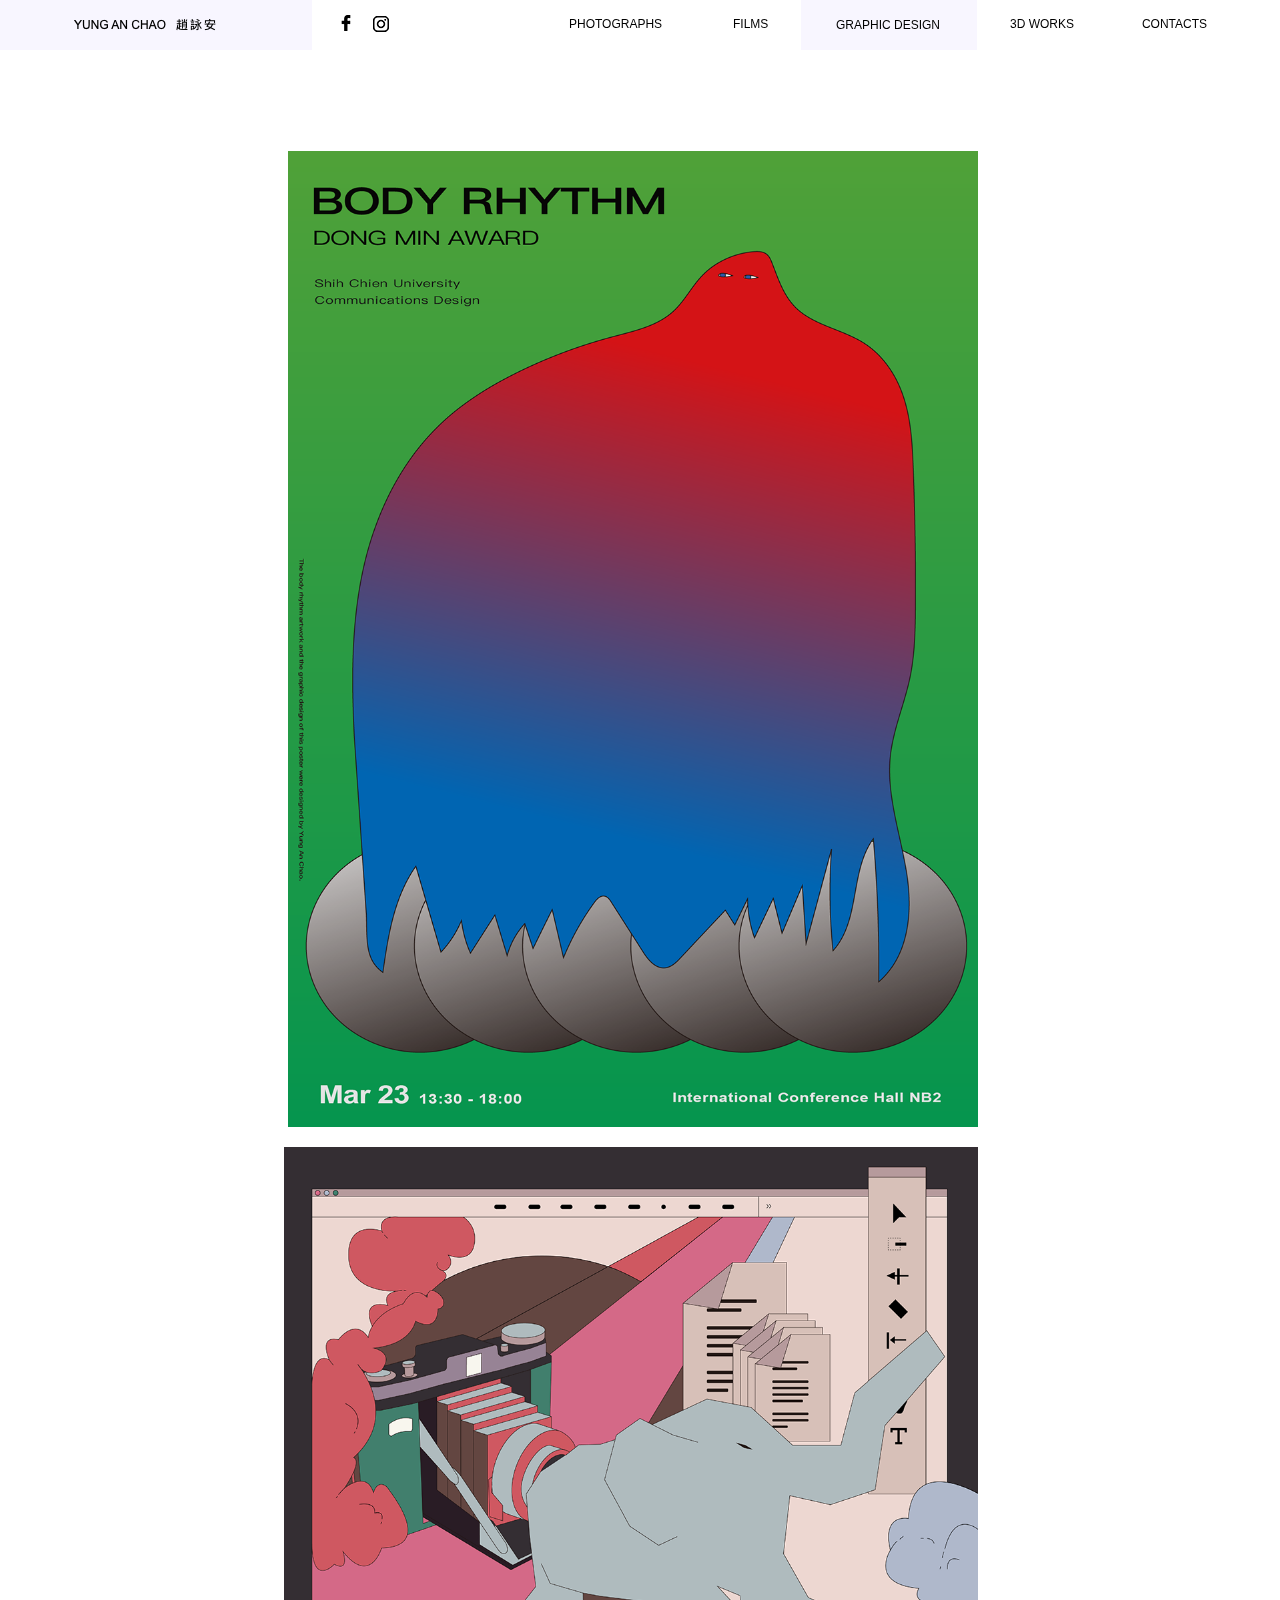
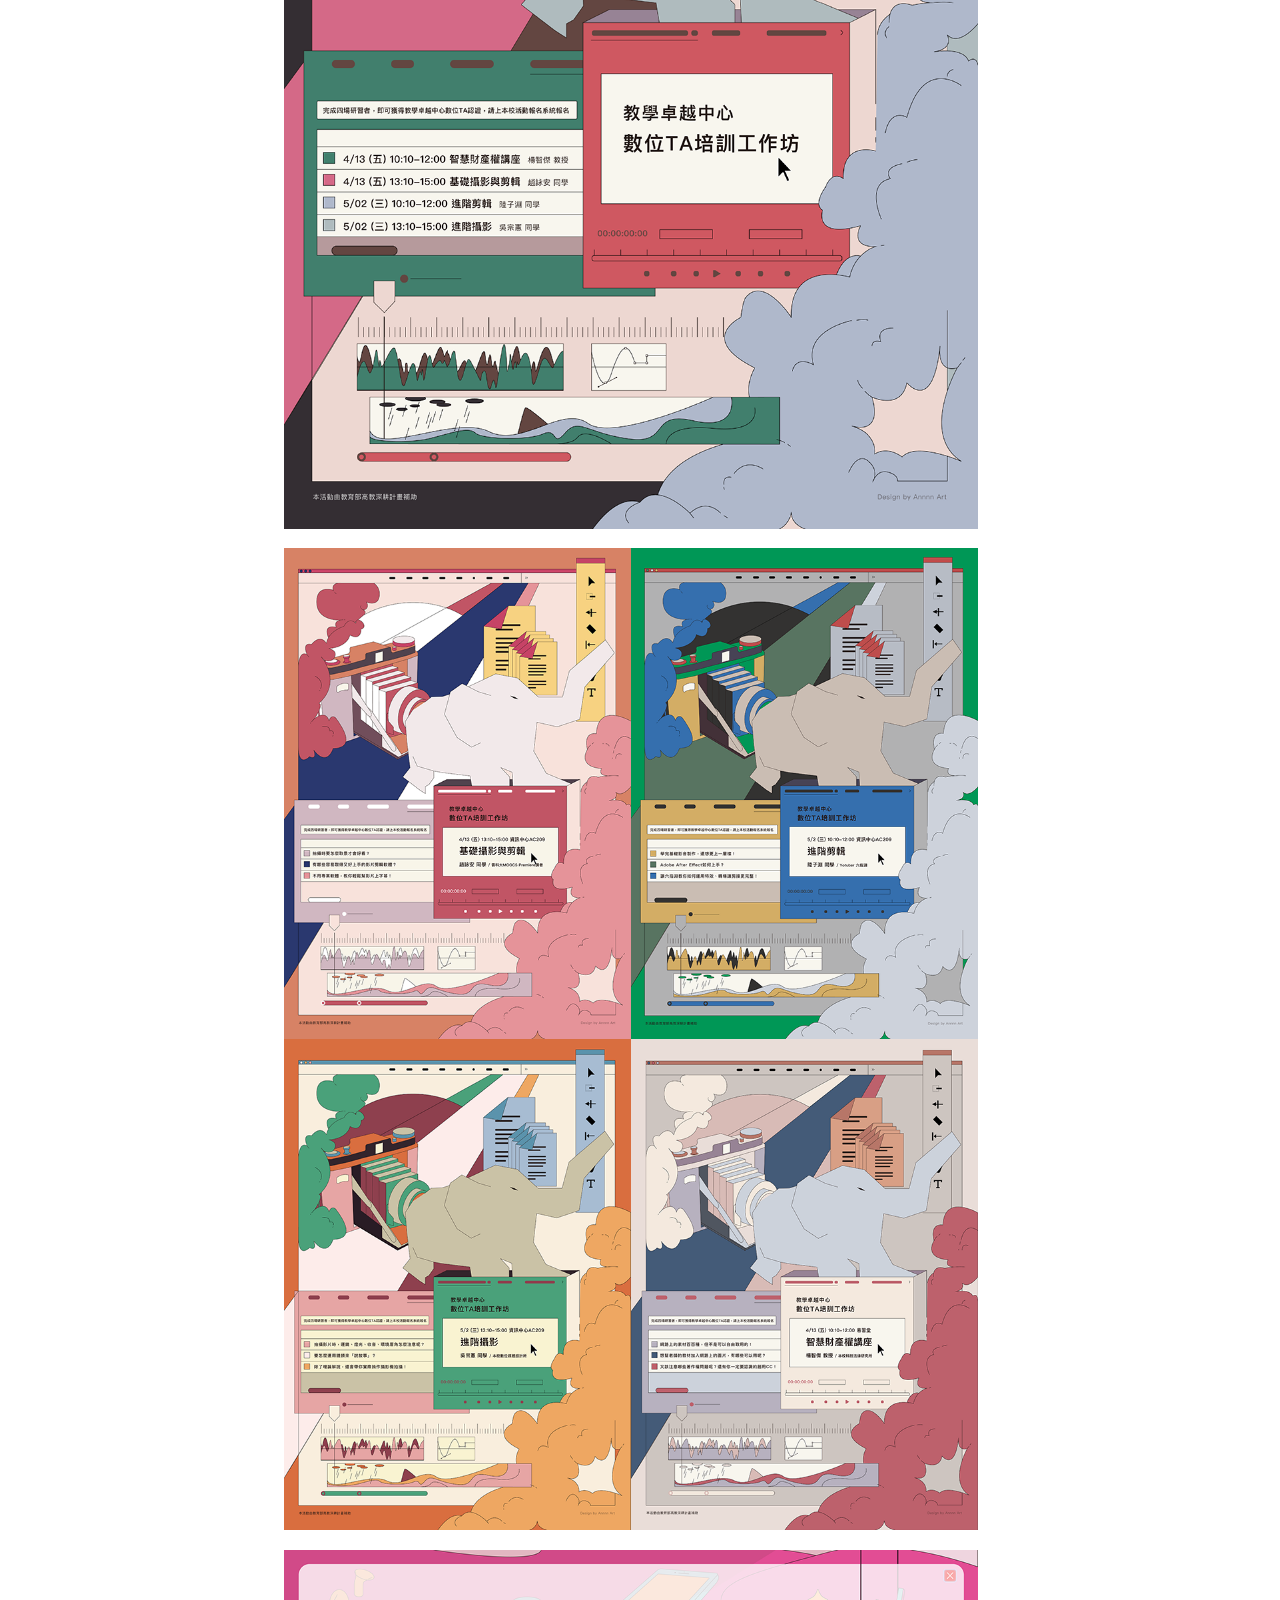
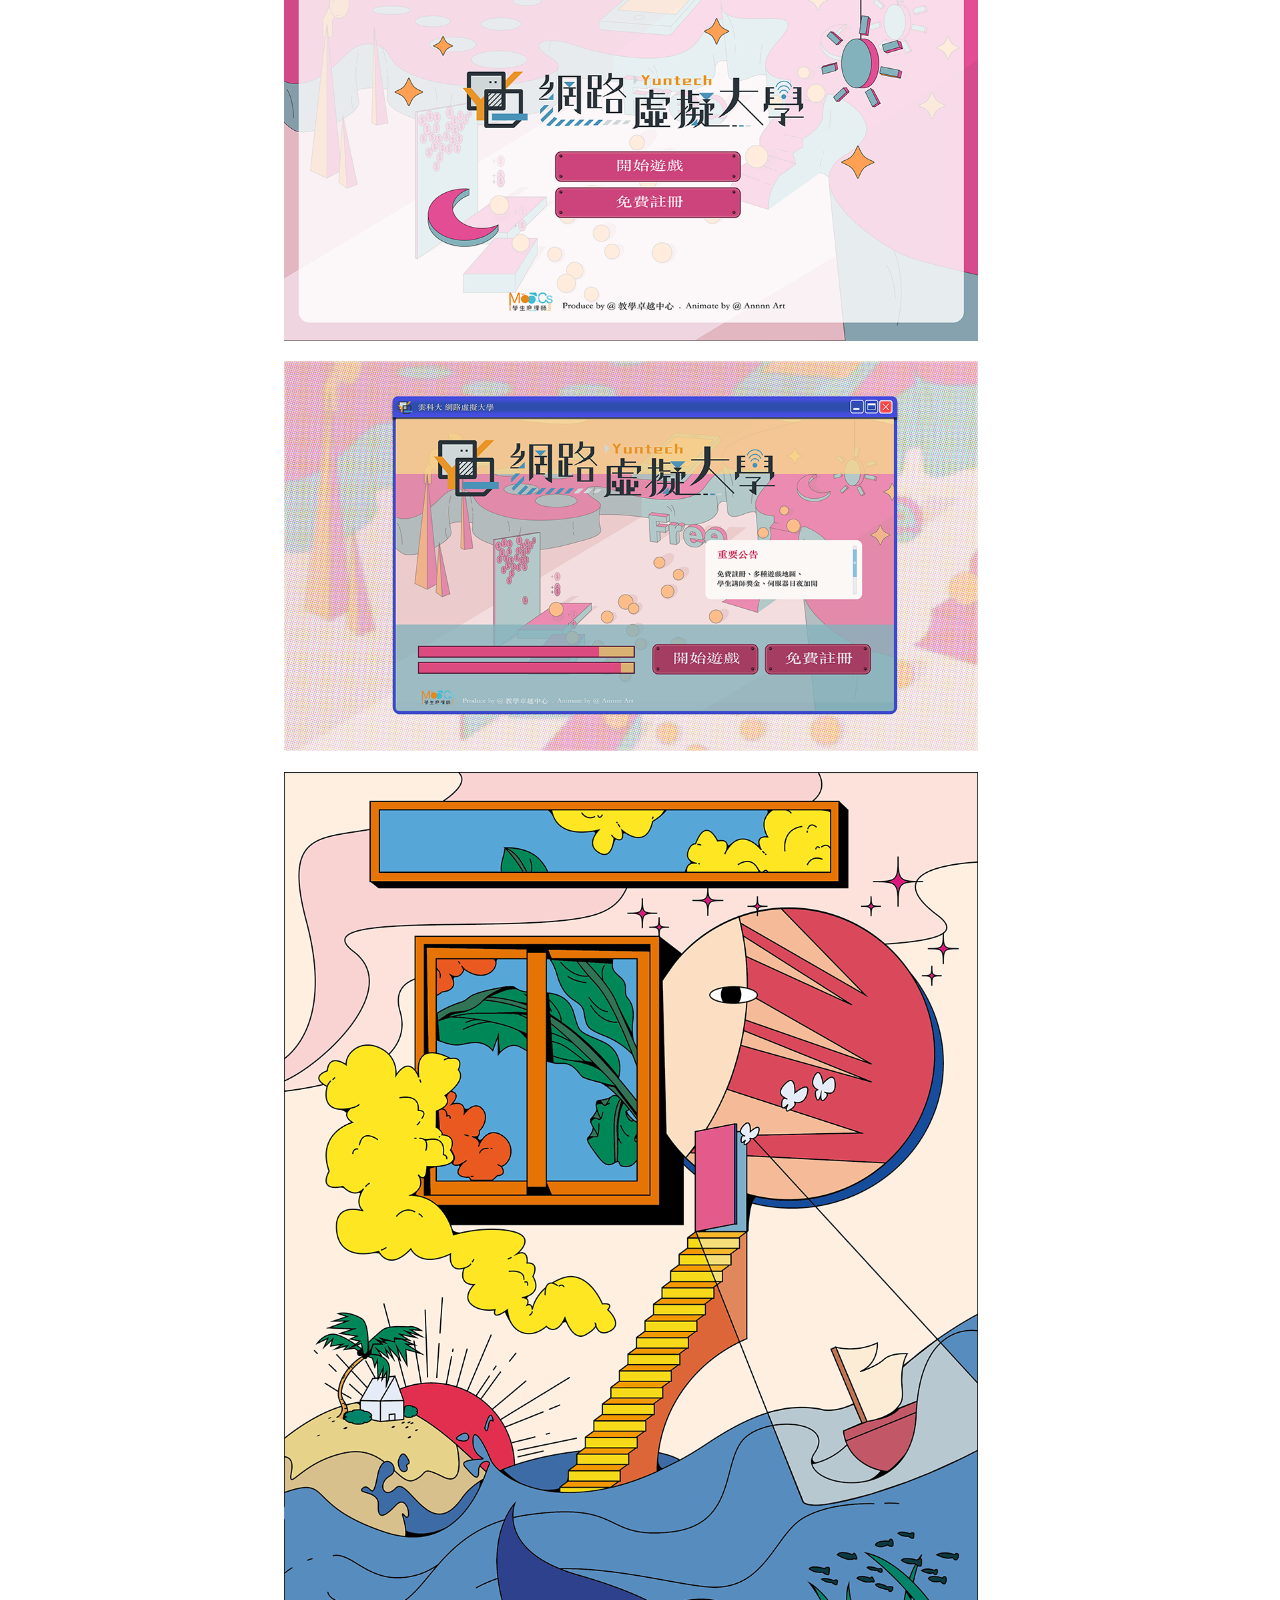
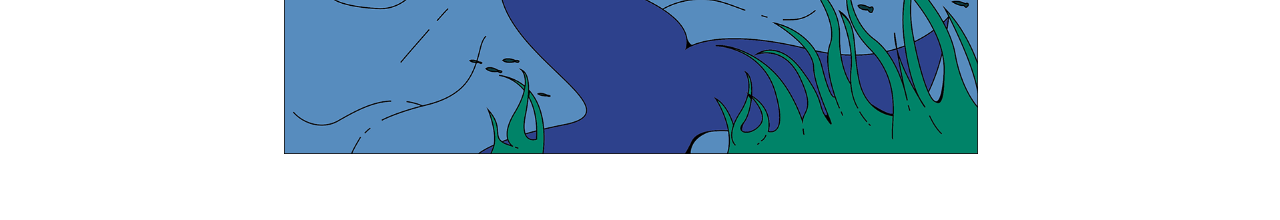
<file: graphic-design.html>
<!DOCTYPE html>
<html class="nojs html css_verticalspacer" lang="zh-TW">
 <head>

  <meta http-equiv="Content-type" content="text/html;charset=UTF-8"/>
  <meta name="generator" content="2018.0.0.379"/>
  <meta name="viewport" content="width=device-width, initial-scale=1.0"/>
  
  <script type="text/javascript">
   // Update the 'nojs'/'js' class on the html node
document.documentElement.className = document.documentElement.className.replace(/\bnojs\b/g, 'js');

// Check that all required assets are uploaded and up-to-date
if(typeof Muse == "undefined") window.Muse = {}; window.Muse.assets = {"required":["museutils.js", "museconfig.js", "jquery.watch.js", "jquery.museresponsive.js", "require.js", "graphic-design.css"], "outOfDate":[]};
</script>
  
  <title>GRAPHIC DESIGN</title>
  <!-- CSS -->
  <link rel="stylesheet" type="text/css" href="css/site_global.css?crc=444006867"/>
  <link rel="stylesheet" type="text/css" href="css/master_a-__.css?crc=3916838958"/>
  <link rel="stylesheet" type="text/css" href="css/graphic-design.css?crc=374512300" id="pagesheet"/>
  <!-- IE-only CSS -->
  <!--[if lt IE 9]>
  <link rel="stylesheet" type="text/css" href="css/nomq_preview_master_a-__.css?crc=3884755894"/>
  <link rel="stylesheet" type="text/css" href="css/nomq_graphic-design.css?crc=285072180" id="nomq_pagesheet"/>
  <![endif]-->
   </head>
 <body>

  <div class="breakpoint active" id="bp_infinity" data-min-width="1001"><!-- responsive breakpoint node -->
   <div class="clearfix borderbox" id="page"><!-- group -->
    <div class="clearfix grpelem" id="pu2048"><!-- group -->
     <div class="browser_width shared_content" id="u2048-bw" data-content-guid="u2048-bw_content">
      <div id="u2048"><!-- simple frame --></div>
     </div>
     <div id="u2049-wrapper">
      <div id="u2049" class="shared_content" data-content-guid="u2049_content"><!-- simple frame --></div>
     </div>
     <div id="u2050-4-wrapper">
      <a class="nonblock nontext clearfix shared_content" id="u2050-4" href="photographs.html" data-muse-temp-textContainer-sizePolicy="true" data-muse-temp-textContainer-pinning="true" data-content-guid="u2050-4_content"><!-- content --><p id="u2050-2">PHOTOGRAPHS</p></a>
     </div>
     <div id="u2051-4-wrapper">
      <a class="nonblock nontext clearfix shared_content" id="u2051-4" href="films.html" data-muse-temp-textContainer-sizePolicy="true" data-muse-temp-textContainer-pinning="true" data-content-guid="u2051-4_content"><!-- content --><p id="u2051-2">FILMS</p></a>
     </div>
     <div id="u2052-4-wrapper">
      <a class="nonblock nontext MuseLinkActive clearfix shared_content" id="u2052-4" href="graphic-design.html" data-muse-temp-textContainer-sizePolicy="true" data-muse-temp-textContainer-pinning="true" data-content-guid="u2052-4_content"><!-- content --><p id="u2052-2">GRAPHIC DESIGN</p></a>
     </div>
     <div id="u2053-4-wrapper">
      <a class="nonblock nontext clearfix shared_content" id="u2053-4" href="3d-works.html" data-muse-temp-textContainer-sizePolicy="true" data-muse-temp-textContainer-pinning="true" data-content-guid="u2053-4_content"><!-- content --><p id="u2053-2">3D WORKS</p></a>
     </div>
     <div id="u2054-4-wrapper">
      <a class="nonblock nontext clearfix shared_content" id="u2054-4" href="contacts.html" data-muse-temp-textContainer-sizePolicy="true" data-muse-temp-textContainer-pinning="true" data-content-guid="u2054-4_content"><!-- content --><p id="u2054-2">CONTACTS</p></a>
     </div>
     <div id="u2055-wrapper">
      <a class="nonblock nontext clip_frame shared_content" id="u2055" href="https://www.facebook.com/profile.php?id=100003757875924" target="_blank" data-content-guid="u2055_content"><!-- image --><img class="block temp_no_img_src" id="u2055_img" data-orig-src="images/facebook%20logo17x17.jpg?crc=4109458183" data-hidpi-src="images/facebook%20logo17x17_2x.jpg?crc=177318579" alt="" data-heightwidthratio="1" data-image-width="16" data-image-height="16" src="images/blank.gif?crc=4208392903"/></a>
     </div>
     <div id="u2057-wrapper">
      <a class="nonblock nontext clip_frame shared_content" id="u2057" href="https://www.instagram.com/ann.____.ann" target="_blank" data-content-guid="u2057_content"><!-- image --><img class="block temp_no_img_src" id="u2057_img" data-orig-src="images/ig%20logo17x17.jpg?crc=51849955" data-hidpi-src="images/ig%20logo17x17_2x.jpg?crc=3842297039" alt="" data-heightwidthratio="1" data-image-width="16" data-image-height="16" src="images/blank.gif?crc=4208392903"/></a>
     </div>
     <div id="u3047-wrapper" class="shared_content" data-content-guid="u3047-wrapper_content">
      <div class="clearfix" id="u3047"><!-- group -->
       <div id="u3040-wrapper">
        <div class="clearfix" id="u3040"><!-- group -->
         <div id="u670-wrapper">
          <div class="clearfix" id="u670"><!-- group -->
           <div id="u675-4-wrapper">
            <a class="nonblock nontext MuseLinkActive clearfix" id="u675-4" href="graphic-design.html" data-muse-temp-textContainer-sizePolicy="true" data-muse-temp-textContainer-pinning="true"><!-- content --><p>GRAPHIC DESIGN</p></a>
           </div>
          </div>
         </div>
        </div>
       </div>
      </div>
     </div>
    </div>
    <div class="clearfix grpelem" id="ppu2059"><!-- column -->
     <a class="nonblock nontext pinned-colelem" id="u2059" href="index.html"><!-- state-based BG images --><div id="u2059-wrapper"><div id="u2059_states" class="shared_content" data-content-guid="u2059_states_content"><img alt="YUNG AN CHAO 趙詠安" src="images/blank.gif?crc=4208392903"/><div class="fluid_height_spacer"></div></div></div></a>
     <div class="clip_frame colelem" id="u758" data-sizePolicy="fluidWidthHeight" data-pintopage="page_fixedCenter"><!-- image -->
      <img class="block temp_no_img_src" id="u758_img" data-orig-src="images/%e4%ba%ba%e9%ab%94%e8%88%9e%e5%8b%95%e4%b8%89rgb-041034x1463.jpg?crc=82020730" alt="" data-heightwidthratio="1.4144927536231884" data-image-width="690" data-image-height="976" src="images/blank.gif?crc=4208392903"/>
     </div>
     <div class="clip_frame colelem" id="u778" data-sizePolicy="fluidWidthHeight" data-pintopage="page_fixedCenter"><!-- image -->
      <img class="block temp_no_img_src" id="u778_img" data-orig-src="images/%e6%95%b8%e4%bd%8dta%e6%b5%b7%e5%a0%b1-%e7%b8%bd-081040x1471.jpg?crc=141348279" alt="" data-heightwidthratio="1.4135446685878963" data-image-width="694" data-image-height="981" src="images/blank.gif?crc=4208392903"/>
     </div>
     <div class="clearfix colelem" id="pu788"><!-- group -->
      <div class="clip_frame grpelem" id="u788"><!-- image -->
       <img class="block temp_no_img_src" id="u788_img" data-orig-src="images/%e6%95%b8%e4%bd%8dta%e6%b5%b7%e5%a0%b1-%e5%9f%ba%e7%a4%8e%e5%89%aa%e8%bc%af-02521x737.jpg?crc=4191102405" data-hidpi-src="images/%e6%95%b8%e4%bd%8dta%e6%b5%b7%e5%a0%b1-%e5%9f%ba%e7%a4%8e%e5%89%aa%e8%bc%af-02521x737_2x.jpg?crc=176471354" alt="" data-heightwidthratio="1.414985590778098" data-image-width="347" data-image-height="491" src="images/blank.gif?crc=4208392903"/>
      </div>
      <div class="clip_frame grpelem" id="u796"><!-- image -->
       <img class="block temp_no_img_src" id="u796_img" data-orig-src="images/%e6%95%b8%e4%bd%8dta%e6%b5%b7%e5%a0%b1-%e9%80%b2%e9%9a%8e%e5%89%aa%e8%bc%af-02521x737.jpg?crc=4194854680" data-hidpi-src="images/%e6%95%b8%e4%bd%8dta%e6%b5%b7%e5%a0%b1-%e9%80%b2%e9%9a%8e%e5%89%aa%e8%bc%af-02521x737_2x.jpg?crc=335315630" alt="" data-heightwidthratio="1.414985590778098" data-image-width="347" data-image-height="491" src="images/blank.gif?crc=4208392903"/>
      </div>
     </div>
     <div class="clearfix colelem" id="pu803"><!-- group -->
      <div class="clip_frame grpelem" id="u803"><!-- image -->
       <img class="block temp_no_img_src" id="u803_img" data-orig-src="images/%e6%95%b8%e4%bd%8dta%e6%b5%b7%e5%a0%b1-%e9%80%b2%e9%9a%8e%e6%94%9d%e5%bd%b1-02521x737.jpg?crc=3971633594" data-hidpi-src="images/%e6%95%b8%e4%bd%8dta%e6%b5%b7%e5%a0%b1-%e9%80%b2%e9%9a%8e%e6%94%9d%e5%bd%b1-02521x737_2x.jpg?crc=4159672880" alt="" data-heightwidthratio="1.414985590778098" data-image-width="347" data-image-height="491" src="images/blank.gif?crc=4208392903"/>
      </div>
      <div class="clip_frame grpelem" id="u810"><!-- image -->
       <img class="block temp_no_img_src" id="u810_img" data-orig-src="images/%e6%95%b8%e4%bd%8dta%e6%b5%b7%e5%a0%b1-cc-02521x737.jpg?crc=80304462" data-hidpi-src="images/%e6%95%b8%e4%bd%8dta%e6%b5%b7%e5%a0%b1-cc-02521x737_2x.jpg?crc=3924434036" alt="" data-heightwidthratio="1.414985590778098" data-image-width="347" data-image-height="491" src="images/blank.gif?crc=4208392903"/>
      </div>
     </div>
     <div class="clip_frame colelem" id="u836" data-sizePolicy="fluidWidthHeight" data-pintopage="page_fixedCenter"><!-- image -->
      <img class="block temp_no_img_src" id="u836_img" data-orig-src="images/moocs%20mg8%20%e6%88%90%e5%b0%b1%e9%81%94%e6%88%90_%e5%b7%a5%e4%bd%9c%e5%8d%80%e5%9f%9f%2011041x586.jpg?crc=4182053761" data-hidpi-src="images/moocs%20mg8%20%e6%88%90%e5%b0%b1%e9%81%94%e6%88%90_%e5%b7%a5%e4%bd%9c%e5%8d%80%e5%9f%9f%2011041x586_2x.jpg?crc=179928890" alt="" data-heightwidthratio="0.5619596541786743" data-image-width="694" data-image-height="390" src="images/blank.gif?crc=4208392903"/>
     </div>
     <div class="clip_frame colelem" id="u828" data-sizePolicy="fluidWidthHeight" data-pintopage="page_fixedCenter"><!-- image -->
      <img class="block temp_no_img_src" id="u828_img" data-orig-src="images/moocs%20mg1%20%e9%81%8a%e6%88%b2%e9%96%8b%e5%a7%8b_%e5%b7%a5%e4%bd%9c%e5%8d%80%e5%9f%9f%2011041x586.jpg?crc=4188042526" data-hidpi-src="images/moocs%20mg1%20%e9%81%8a%e6%88%b2%e9%96%8b%e5%a7%8b_%e5%b7%a5%e4%bd%9c%e5%8d%80%e5%9f%9f%2011041x586_2x.jpg?crc=4108600926" alt="" data-heightwidthratio="0.5619596541786743" data-image-width="694" data-image-height="390" src="images/blank.gif?crc=4208392903"/>
     </div>
     <div class="clip_frame colelem" id="u848" data-sizePolicy="fluidWidthHeight" data-pintopage="page_fixedCenter"><!-- image -->
      <img class="block temp_no_img_src" id="u848_img" data-orig-src="images/2018%e4%bd%9c%e5%93%81%e9%9b%86%e7%b4%a0%e5%9c%96-071040x1471.jpg?crc=4164933896" alt="" data-heightwidthratio="1.4135446685878963" data-image-width="694" data-image-height="981" src="images/blank.gif?crc=4208392903"/>
     </div>
    </div>
    <div class="verticalspacer" data-offset-top="4950" data-content-above-spacer="4950" data-content-below-spacer="68" data-sizePolicy="fixed" data-pintopage="page_fixedLeft"></div>
   </div>
   <div class="preload_images">
    <img class="preload temp_no_img_src" data-orig-src="images/u2059_states-r.png?crc=4074494869" alt="" src="images/blank.gif?crc=4208392903"/>
    <img class="preload temp_no_img_src" data-orig-src="images/u2059_states-r_2x.png?crc=435860061" alt="" src="images/blank.gif?crc=4208392903"/>
   </div>
  </div>
  <div class="breakpoint" id="bp_1000" data-min-width="801" data-max-width="1000"><!-- responsive breakpoint node -->
   <div class="clearfix borderbox temp_no_id" data-orig-id="page"><!-- group -->
    <div class="clearfix grpelem" id="ppu2049"><!-- column -->
     <div class="clearfix colelem" id="pu2049"><!-- group -->
      <span class="grpelem placeholder" data-placeholder-for="u2049_content"><!-- placeholder node --></span>
      <span class="nonblock nontext clip_frame grpelem placeholder" data-placeholder-for="u2055_content"><!-- placeholder node --></span>
      <span class="nonblock nontext clip_frame grpelem placeholder" data-placeholder-for="u2057_content"><!-- placeholder node --></span>
      <span class="nonblock nontext clearfix grpelem placeholder" data-placeholder-for="u2050-4_content"><!-- placeholder node --></span>
      <span class="nonblock nontext clearfix grpelem placeholder" data-placeholder-for="u2051-4_content"><!-- placeholder node --></span>
      <span class="nonblock nontext MuseLinkActive clearfix grpelem placeholder" data-placeholder-for="u2052-4_content"><!-- placeholder node --></span>
      <a class="nonblock nontext grpelem temp_no_id" href="index.html" data-orig-id="u2059"><!-- state-based BG images --><span class="placeholder" data-placeholder-for="u2059_states_content"><!-- placeholder node --></span></a>
     </div>
     <div class="clip_frame colelem temp_no_id" data-sizePolicy="fluidWidthHeight" data-pintopage="page_fixedCenter" data-orig-id="u758"><!-- image -->
      <img class="block temp_no_id temp_no_img_src" data-orig-src="images/%e4%ba%ba%e9%ab%94%e8%88%9e%e5%8b%95%e4%b8%89rgb-04539x763.jpg?crc=72323230" alt="" data-heightwidthratio="1.4155844155844155" data-image-width="539" data-image-height="763" data-orig-id="u758_img" src="images/blank.gif?crc=4208392903"/>
     </div>
     <div class="clip_frame colelem temp_no_id" data-sizePolicy="fluidWidthHeight" data-pintopage="page_fixedCenter" data-orig-id="u778"><!-- image -->
      <img class="block temp_no_id temp_no_img_src" data-orig-src="images/%e6%95%b8%e4%bd%8dta%e6%b5%b7%e5%a0%b1-%e7%b8%bd-08542x767.jpg?crc=4263566926" alt="" data-heightwidthratio="1.4132841328413284" data-image-width="542" data-image-height="766" data-orig-id="u778_img" src="images/blank.gif?crc=4208392903"/>
     </div>
     <div class="clearfix colelem temp_no_id" data-orig-id="pu788"><!-- group -->
      <div class="clip_frame grpelem temp_no_id" data-orig-id="u788"><!-- image -->
       <img class="block temp_no_id temp_no_img_src" data-orig-src="images/%e6%95%b8%e4%bd%8dta%e6%b5%b7%e5%a0%b1-%e5%9f%ba%e7%a4%8e%e5%89%aa%e8%bc%af-02272x384.jpg?crc=320309586" data-hidpi-src="images/%e6%95%b8%e4%bd%8dta%e6%b5%b7%e5%a0%b1-%e5%9f%ba%e7%a4%8e%e5%89%aa%e8%bc%af-02272x384_2x.jpg?crc=181943156" alt="" data-heightwidthratio="1.4169741697416973" data-image-width="271" data-image-height="384" data-orig-id="u788_img" src="images/blank.gif?crc=4208392903"/>
      </div>
      <div class="clip_frame grpelem temp_no_id" data-orig-id="u796"><!-- image -->
       <img class="block temp_no_id temp_no_img_src" data-orig-src="images/%e6%95%b8%e4%bd%8dta%e6%b5%b7%e5%a0%b1-%e9%80%b2%e9%9a%8e%e5%89%aa%e8%bc%af-02272x384.jpg?crc=3806375680" data-hidpi-src="images/%e6%95%b8%e4%bd%8dta%e6%b5%b7%e5%a0%b1-%e9%80%b2%e9%9a%8e%e5%89%aa%e8%bc%af-02272x384_2x.jpg?crc=50401734" alt="" data-heightwidthratio="1.4169741697416973" data-image-width="271" data-image-height="384" data-orig-id="u796_img" src="images/blank.gif?crc=4208392903"/>
      </div>
     </div>
     <div class="clearfix colelem temp_no_id" data-orig-id="pu803"><!-- group -->
      <div class="clip_frame grpelem temp_no_id" data-orig-id="u803"><!-- image -->
       <img class="block temp_no_id temp_no_img_src" data-orig-src="images/%e6%95%b8%e4%bd%8dta%e6%b5%b7%e5%a0%b1-%e9%80%b2%e9%9a%8e%e6%94%9d%e5%bd%b1-02272x384.jpg?crc=451389132" data-hidpi-src="images/%e6%95%b8%e4%bd%8dta%e6%b5%b7%e5%a0%b1-%e9%80%b2%e9%9a%8e%e6%94%9d%e5%bd%b1-02272x384_2x.jpg?crc=230153913" alt="" data-heightwidthratio="1.4169741697416973" data-image-width="271" data-image-height="384" data-orig-id="u803_img" src="images/blank.gif?crc=4208392903"/>
      </div>
      <div class="clip_frame grpelem temp_no_id" data-orig-id="u810"><!-- image -->
       <img class="block temp_no_id temp_no_img_src" data-orig-src="images/%e6%95%b8%e4%bd%8dta%e6%b5%b7%e5%a0%b1-cc-02272x384.jpg?crc=4147657482" data-hidpi-src="images/%e6%95%b8%e4%bd%8dta%e6%b5%b7%e5%a0%b1-cc-02272x384_2x.jpg?crc=91877396" alt="" data-heightwidthratio="1.4169741697416973" data-image-width="271" data-image-height="384" data-orig-id="u810_img" src="images/blank.gif?crc=4208392903"/>
      </div>
     </div>
     <div class="clip_frame colelem temp_no_id" data-sizePolicy="fluidWidthHeight" data-pintopage="page_fixedCenter" data-orig-id="u836"><!-- image -->
      <img class="block temp_no_id temp_no_img_src" data-orig-src="images/moocs%20mg8%20%e6%88%90%e5%b0%b1%e9%81%94%e6%88%90_%e5%b7%a5%e4%bd%9c%e5%8d%80%e5%9f%9f%201543x306.jpg?crc=4248431991" data-hidpi-src="images/moocs%20mg8%20%e6%88%90%e5%b0%b1%e9%81%94%e6%88%90_%e5%b7%a5%e4%bd%9c%e5%8d%80%e5%9f%9f%201543x306_2x.jpg?crc=3960232677" alt="" data-heightwidthratio="0.5627306273062731" data-image-width="542" data-image-height="305" data-orig-id="u836_img" src="images/blank.gif?crc=4208392903"/>
     </div>
     <div class="clip_frame colelem temp_no_id" data-sizePolicy="fluidWidthHeight" data-pintopage="page_fixedCenter" data-orig-id="u828"><!-- image -->
      <img class="block temp_no_id temp_no_img_src" data-orig-src="images/moocs%20mg1%20%e9%81%8a%e6%88%b2%e9%96%8b%e5%a7%8b_%e5%b7%a5%e4%bd%9c%e5%8d%80%e5%9f%9f%201543x306.jpg?crc=4198331016" data-hidpi-src="images/moocs%20mg1%20%e9%81%8a%e6%88%b2%e9%96%8b%e5%a7%8b_%e5%b7%a5%e4%bd%9c%e5%8d%80%e5%9f%9f%201543x306_2x.jpg?crc=3815045296" alt="" data-heightwidthratio="0.5627306273062731" data-image-width="542" data-image-height="305" data-orig-id="u828_img" src="images/blank.gif?crc=4208392903"/>
     </div>
     <div class="clip_frame colelem temp_no_id" data-sizePolicy="fluidWidthHeight" data-pintopage="page_fixedCenter" data-orig-id="u848"><!-- image -->
      <img class="block temp_no_id temp_no_img_src" data-orig-src="images/2018%e4%bd%9c%e5%93%81%e9%9b%86%e7%b4%a0%e5%9c%96-07542x767.jpg?crc=215987089" alt="" data-heightwidthratio="1.4132841328413284" data-image-width="542" data-image-height="766" data-orig-id="u848_img" src="images/blank.gif?crc=4208392903"/>
     </div>
    </div>
    <div class="clearfix grpelem temp_no_id" data-orig-id="pu2048"><!-- group -->
     <span class="browser_width placeholder" data-placeholder-for="u2048-bw_content"><!-- placeholder node --></span>
     <span class="placeholder" data-placeholder-for="u3047-wrapper_content"><!-- placeholder node --></span>
    </div>
    <span class="nonblock nontext clearfix grpelem placeholder" data-placeholder-for="u2053-4_content"><!-- placeholder node --></span>
    <span class="nonblock nontext clearfix grpelem placeholder" data-placeholder-for="u2054-4_content"><!-- placeholder node --></span>
    <div class="verticalspacer" data-offset-top="3922" data-content-above-spacer="3922" data-content-below-spacer="68" data-sizePolicy="fixed" data-pintopage="page_fixedLeft"></div>
   </div>
   <div class="preload_images">
    <img class="preload temp_no_img_src" data-orig-src="images/u2059_states-r.png?crc=4074494869" alt="" src="images/blank.gif?crc=4208392903"/>
    <img class="preload temp_no_img_src" data-orig-src="images/u2059_states-r_2x.png?crc=435860061" alt="" src="images/blank.gif?crc=4208392903"/>
   </div>
  </div>
  <div class="breakpoint" id="bp_800" data-min-width="501" data-max-width="800"><!-- responsive breakpoint node -->
   <div class="clearfix borderbox temp_no_id" data-orig-id="page"><!-- group -->
    <div class="clearfix grpelem temp_no_id" data-orig-id="pu2048"><!-- group -->
     <span class="browser_width placeholder" data-placeholder-for="u2048-bw_content"><!-- placeholder node --></span>
     <span class="placeholder" data-placeholder-for="u2049_content"><!-- placeholder node --></span>
     <span class="nonblock nontext clearfix placeholder" data-placeholder-for="u2050-4_content"><!-- placeholder node --></span>
     <span class="nonblock nontext clearfix placeholder" data-placeholder-for="u2051-4_content"><!-- placeholder node --></span>
     <span class="nonblock nontext MuseLinkActive clearfix placeholder" data-placeholder-for="u2052-4_content"><!-- placeholder node --></span>
     <span class="nonblock nontext clearfix placeholder" data-placeholder-for="u2053-4_content"><!-- placeholder node --></span>
     <span class="nonblock nontext clearfix placeholder" data-placeholder-for="u2054-4_content"><!-- placeholder node --></span>
     <a class="nonblock nontext clip_frame temp_no_id" href="https://www.facebook.com/profile.php?id=100003757875924" target="_blank" data-orig-id="u2055"><!-- image --><img class="block temp_no_id temp_no_img_src shared_content" data-orig-src="images/facebook%20logo14x14.jpg?crc=3764455767" data-hidpi-src="images/facebook%20logo14x14_2x.jpg?crc=4009983596" alt="" data-heightwidthratio="1" data-image-width="14" data-image-height="14" data-orig-id="u2055_img" src="images/blank.gif?crc=4208392903" data-content-guid="u2055_img_content"/></a>
     <a class="nonblock nontext clip_frame temp_no_id" href="https://www.instagram.com/ann.____.ann" target="_blank" data-orig-id="u2057"><!-- image --><img class="block temp_no_id temp_no_img_src shared_content" data-orig-src="images/ig%20logo14x14.jpg?crc=3881235812" data-hidpi-src="images/ig%20logo14x14_2x.jpg?crc=184664661" alt="" data-heightwidthratio="1" data-image-width="14" data-image-height="14" data-orig-id="u2057_img" src="images/blank.gif?crc=4208392903" data-content-guid="u2057_img_content"/></a>
     <div class="temp_no_id" data-orig-id="u3047-wrapper">
      <div class="clearfix temp_no_id" data-orig-id="u3047"><!-- group -->
       <div class="temp_no_id" data-orig-id="u3040-wrapper">
        <div class="clearfix temp_no_id" data-orig-id="u3040"><!-- group -->
         <div class="temp_no_id" data-orig-id="u670-wrapper">
          <div class="temp_no_id" data-orig-id="u670"><!-- simple frame --></div>
         </div>
        </div>
       </div>
       <div id="u2662-4-wrapper">
        <a class="nonblock nontext MuseLinkActive clearfix shared_content" id="u2662-4" href="graphic-design.html" data-muse-temp-textContainer-sizePolicy="true" data-muse-temp-textContainer-pinning="true" data-content-guid="u2662-4_content"><!-- content --><p>GRAPHIC DESIGN</p></a>
       </div>
      </div>
     </div>
    </div>
    <div class="clearfix grpelem" id="ppu1099"><!-- column -->
     <a class="nonblock nontext pinned-colelem shared_content" id="u1099" href="index.html" data-content-guid="u1099_content"><!-- state-based BG images --><div id="u1099_states" class="shared_content" data-content-guid="u1099_states_content"><img alt="YUNG AN CHAO 趙詠安" src="images/blank.gif?crc=4208392903"/><div class="fluid_height_spacer"></div></div></a>
     <div class="clip_frame colelem temp_no_id" data-sizePolicy="fluidWidthHeight" data-pintopage="page_fixedCenter" data-orig-id="u758"><!-- image -->
      <img class="block temp_no_id temp_no_img_src" data-orig-src="images/%e4%ba%ba%e9%ab%94%e8%88%9e%e5%8b%95%e4%b8%89rgb-04431x611.jpg?crc=344803882" alt="" data-heightwidthratio="1.4153132250580047" data-image-width="431" data-image-height="610" data-orig-id="u758_img" src="images/blank.gif?crc=4208392903"/>
     </div>
     <div class="clip_frame colelem temp_no_id" data-sizePolicy="fluidWidthHeight" data-pintopage="page_fixedCenter" data-orig-id="u778"><!-- image -->
      <img class="block temp_no_id temp_no_img_src" data-orig-src="images/%e6%95%b8%e4%bd%8dta%e6%b5%b7%e5%a0%b1-%e7%b8%bd-08434x614.jpg?crc=420158933" alt="" data-heightwidthratio="1.415704387990762" data-image-width="433" data-image-height="613" data-orig-id="u778_img" src="images/blank.gif?crc=4208392903"/>
     </div>
     <div class="clearfix colelem temp_no_id" data-orig-id="pu788"><!-- group -->
      <div class="clip_frame grpelem temp_no_id" data-orig-id="u788"><!-- image -->
       <img class="block temp_no_id temp_no_img_src" data-orig-src="images/%e6%95%b8%e4%bd%8dta%e6%b5%b7%e5%a0%b1-%e5%9f%ba%e7%a4%8e%e5%89%aa%e8%bc%af-02217x307.jpg?crc=3764763647" data-hidpi-src="images/%e6%95%b8%e4%bd%8dta%e6%b5%b7%e5%a0%b1-%e5%9f%ba%e7%a4%8e%e5%89%aa%e8%bc%af-02217x307_2x.jpg?crc=4168023499" alt="" data-heightwidthratio="1.4147465437788018" data-image-width="217" data-image-height="307" data-orig-id="u788_img" src="images/blank.gif?crc=4208392903"/>
      </div>
      <div class="clip_frame grpelem temp_no_id" data-orig-id="u796"><!-- image -->
       <img class="block temp_no_id temp_no_img_src" data-orig-src="images/%e6%95%b8%e4%bd%8dta%e6%b5%b7%e5%a0%b1-%e9%80%b2%e9%9a%8e%e5%89%aa%e8%bc%af-02217x307.jpg?crc=160279359" data-hidpi-src="images/%e6%95%b8%e4%bd%8dta%e6%b5%b7%e5%a0%b1-%e9%80%b2%e9%9a%8e%e5%89%aa%e8%bc%af-02217x307_2x.jpg?crc=3787060256" alt="" data-heightwidthratio="1.4147465437788018" data-image-width="217" data-image-height="307" data-orig-id="u796_img" src="images/blank.gif?crc=4208392903"/>
      </div>
     </div>
     <div class="clearfix colelem temp_no_id" data-orig-id="pu803"><!-- group -->
      <div class="clip_frame grpelem temp_no_id" data-orig-id="u803"><!-- image -->
       <img class="block temp_no_id temp_no_img_src" data-orig-src="images/%e6%95%b8%e4%bd%8dta%e6%b5%b7%e5%a0%b1-%e9%80%b2%e9%9a%8e%e6%94%9d%e5%bd%b1-02217x307.jpg?crc=3943302043" data-hidpi-src="images/%e6%95%b8%e4%bd%8dta%e6%b5%b7%e5%a0%b1-%e9%80%b2%e9%9a%8e%e6%94%9d%e5%bd%b1-02217x307_2x.jpg?crc=209781932" alt="" data-heightwidthratio="1.4147465437788018" data-image-width="217" data-image-height="307" data-orig-id="u803_img" src="images/blank.gif?crc=4208392903"/>
      </div>
      <div class="clip_frame grpelem temp_no_id" data-orig-id="u810"><!-- image -->
       <img class="block temp_no_id temp_no_img_src" data-orig-src="images/%e6%95%b8%e4%bd%8dta%e6%b5%b7%e5%a0%b1-cc-02217x307.jpg?crc=96589610" data-hidpi-src="images/%e6%95%b8%e4%bd%8dta%e6%b5%b7%e5%a0%b1-cc-02217x307_2x.jpg?crc=3892296259" alt="" data-heightwidthratio="1.4147465437788018" data-image-width="217" data-image-height="307" data-orig-id="u810_img" src="images/blank.gif?crc=4208392903"/>
      </div>
     </div>
     <div class="clip_frame colelem temp_no_id" data-sizePolicy="fluidWidthHeight" data-pintopage="page_fixedCenter" data-orig-id="u836"><!-- image -->
      <img class="block temp_no_id temp_no_img_src" data-orig-src="images/moocs%20mg8%20%e6%88%90%e5%b0%b1%e9%81%94%e6%88%90_%e5%b7%a5%e4%bd%9c%e5%8d%80%e5%9f%9f%201434x245.jpg?crc=3958273936" data-hidpi-src="images/moocs%20mg8%20%e6%88%90%e5%b0%b1%e9%81%94%e6%88%90_%e5%b7%a5%e4%bd%9c%e5%8d%80%e5%9f%9f%201434x245_2x.jpg?crc=4112275676" alt="" data-heightwidthratio="0.5622119815668203" data-image-width="434" data-image-height="244" data-orig-id="u836_img" src="images/blank.gif?crc=4208392903"/>
     </div>
     <div class="clip_frame colelem temp_no_id" data-sizePolicy="fluidWidthHeight" data-pintopage="page_fixedCenter" data-orig-id="u828"><!-- image -->
      <img class="block temp_no_id temp_no_img_src" data-orig-src="images/moocs%20mg1%20%e9%81%8a%e6%88%b2%e9%96%8b%e5%a7%8b_%e5%b7%a5%e4%bd%9c%e5%8d%80%e5%9f%9f%201434x245.jpg?crc=77952029" data-hidpi-src="images/moocs%20mg1%20%e9%81%8a%e6%88%b2%e9%96%8b%e5%a7%8b_%e5%b7%a5%e4%bd%9c%e5%8d%80%e5%9f%9f%201434x245_2x.jpg?crc=4188402597" alt="" data-heightwidthratio="0.5622119815668203" data-image-width="434" data-image-height="244" data-orig-id="u828_img" src="images/blank.gif?crc=4208392903"/>
     </div>
     <div class="clip_frame colelem temp_no_id" data-sizePolicy="fluidWidthHeight" data-pintopage="page_fixedCenter" data-orig-id="u848"><!-- image -->
      <img class="block temp_no_id temp_no_img_src" data-orig-src="images/2018%e4%bd%9c%e5%93%81%e9%9b%86%e7%b4%a0%e5%9c%96-07434x614.jpg?crc=3890953725" alt="" data-heightwidthratio="1.415704387990762" data-image-width="433" data-image-height="613" data-orig-id="u848_img" src="images/blank.gif?crc=4208392903"/>
     </div>
    </div>
    <div class="verticalspacer" data-offset-top="3188" data-content-above-spacer="3187" data-content-below-spacer="68" data-sizePolicy="fixed" data-pintopage="page_fixedLeft"></div>
   </div>
   <div class="preload_images">
    <img class="preload temp_no_img_src" data-orig-src="images/u1099_states-r.png?crc=262708562" alt="" src="images/blank.gif?crc=4208392903"/>
    <img class="preload temp_no_img_src" data-orig-src="images/u1099_states-r_2x.png?crc=4064882504" alt="" src="images/blank.gif?crc=4208392903"/>
   </div>
  </div>
  <div class="breakpoint" id="bp_500" data-min-width="321" data-max-width="500"><!-- responsive breakpoint node -->
   <div class="clearfix borderbox temp_no_id" data-orig-id="page"><!-- group -->
    <div class="clearfix grpelem temp_no_id" data-orig-id="ppu2049"><!-- column -->
     <div class="clearfix colelem temp_no_id" data-orig-id="pu2049"><!-- group -->
      <span class="grpelem placeholder" data-placeholder-for="u2049_content"><!-- placeholder node --></span>
      <a class="nonblock nontext clip_frame grpelem temp_no_id" href="https://www.facebook.com/profile.php?id=100003757875924" target="_blank" data-sizePolicy="fluidWidthHeight" data-pintopage="page_fixedRight" data-orig-id="u2055"><!-- image --><img class="block temp_no_id temp_no_img_src" data-orig-src="images/facebook%20logo18x18.jpg?crc=534737945" data-hidpi-src="images/facebook%20logo18x18_2x.jpg?crc=279606120" alt="" data-heightwidthratio="1" data-image-width="17" data-image-height="17" data-orig-id="u2055_img" src="images/blank.gif?crc=4208392903"/></a>
      <span class="nonblock nontext grpelem placeholder" data-placeholder-for="u1099_content"><!-- placeholder node --></span>
     </div>
     <div class="clearfix colelem temp_no_id" data-orig-id="u3047"><!-- group -->
      <span class="nonblock nontext MuseLinkActive clearfix grpelem placeholder" data-placeholder-for="u2662-4_content"><!-- placeholder node --></span>
     </div>
     <div class="clip_frame colelem temp_no_id" data-sizePolicy="fluidWidthHeight" data-pintopage="page_fixedCenter" data-orig-id="u758"><!-- image -->
      <img class="block temp_no_id temp_no_img_src" data-orig-src="images/%e4%ba%ba%e9%ab%94%e8%88%9e%e5%8b%95%e4%b8%89rgb-04270x382.jpg?crc=4161257253" alt="" data-heightwidthratio="1.41635687732342" data-image-width="269" data-image-height="381" data-orig-id="u758_img" src="images/blank.gif?crc=4208392903"/>
     </div>
     <div class="clip_frame colelem temp_no_id" data-sizePolicy="fluidWidthHeight" data-pintopage="page_fixedCenter" data-orig-id="u778"><!-- image -->
      <img class="block temp_no_id temp_no_img_src" data-orig-src="images/%e6%95%b8%e4%bd%8dta%e6%b5%b7%e5%a0%b1-%e7%b8%bd-08271x384.jpg?crc=4155974643" alt="" data-heightwidthratio="1.4132841328413284" data-image-width="271" data-image-height="383" data-orig-id="u778_img" src="images/blank.gif?crc=4208392903"/>
     </div>
     <div class="clearfix colelem temp_no_id" data-orig-id="pu788"><!-- group -->
      <div class="clip_frame grpelem temp_no_id" data-orig-id="u788"><!-- image -->
       <img class="block temp_no_id temp_no_img_src" data-orig-src="images/%e6%95%b8%e4%bd%8dta%e6%b5%b7%e5%a0%b1-%e5%9f%ba%e7%a4%8e%e5%89%aa%e8%bc%af-02136x192.jpg?crc=254605318" data-hidpi-src="images/%e6%95%b8%e4%bd%8dta%e6%b5%b7%e5%a0%b1-%e5%9f%ba%e7%a4%8e%e5%89%aa%e8%bc%af-02136x192_2x.jpg?crc=320309586" alt="" data-heightwidthratio="1.411764705882353" data-image-width="136" data-image-height="192" data-orig-id="u788_img" src="images/blank.gif?crc=4208392903"/>
      </div>
      <div class="clip_frame grpelem temp_no_id" data-orig-id="u796"><!-- image -->
       <img class="block temp_no_id temp_no_img_src" data-orig-src="images/%e6%95%b8%e4%bd%8dta%e6%b5%b7%e5%a0%b1-%e9%80%b2%e9%9a%8e%e5%89%aa%e8%bc%af-02136x192.jpg?crc=219680046" data-hidpi-src="images/%e6%95%b8%e4%bd%8dta%e6%b5%b7%e5%a0%b1-%e9%80%b2%e9%9a%8e%e5%89%aa%e8%bc%af-02136x192_2x.jpg?crc=3806375680" alt="" data-heightwidthratio="1.411764705882353" data-image-width="136" data-image-height="192" data-orig-id="u796_img" src="images/blank.gif?crc=4208392903"/>
      </div>
     </div>
     <div class="clearfix colelem temp_no_id" data-orig-id="pu803"><!-- group -->
      <div class="clip_frame grpelem temp_no_id" data-orig-id="u803"><!-- image -->
       <img class="block temp_no_id temp_no_img_src" data-orig-src="images/%e6%95%b8%e4%bd%8dta%e6%b5%b7%e5%a0%b1-%e9%80%b2%e9%9a%8e%e6%94%9d%e5%bd%b1-02136x192.jpg?crc=371654328" data-hidpi-src="images/%e6%95%b8%e4%bd%8dta%e6%b5%b7%e5%a0%b1-%e9%80%b2%e9%9a%8e%e6%94%9d%e5%bd%b1-02136x192_2x.jpg?crc=451389132" alt="" data-heightwidthratio="1.411764705882353" data-image-width="136" data-image-height="192" data-orig-id="u803_img" src="images/blank.gif?crc=4208392903"/>
      </div>
      <div class="clip_frame grpelem temp_no_id" data-orig-id="u810"><!-- image -->
       <img class="block temp_no_id temp_no_img_src" data-orig-src="images/%e6%95%b8%e4%bd%8dta%e6%b5%b7%e5%a0%b1-cc-02136x192.jpg?crc=3809546632" data-hidpi-src="images/%e6%95%b8%e4%bd%8dta%e6%b5%b7%e5%a0%b1-cc-02136x192_2x.jpg?crc=4147657482" alt="" data-heightwidthratio="1.411764705882353" data-image-width="136" data-image-height="192" data-orig-id="u810_img" src="images/blank.gif?crc=4208392903"/>
      </div>
     </div>
     <div class="clip_frame colelem temp_no_id" data-sizePolicy="fluidWidthHeight" data-pintopage="page_fixedCenter" data-orig-id="u836"><!-- image -->
      <img class="block temp_no_id temp_no_img_src" data-orig-src="images/moocs%20mg8%20%e6%88%90%e5%b0%b1%e9%81%94%e6%88%90_%e5%b7%a5%e4%bd%9c%e5%8d%80%e5%9f%9f%201272x153.jpg?crc=3880175467" data-hidpi-src="images/moocs%20mg8%20%e6%88%90%e5%b0%b1%e9%81%94%e6%88%90_%e5%b7%a5%e4%bd%9c%e5%8d%80%e5%9f%9f%201272x153_2x.jpg?crc=4248431991" alt="" data-heightwidthratio="0.5645756457564576" data-image-width="271" data-image-height="153" data-orig-id="u836_img" src="images/blank.gif?crc=4208392903"/>
     </div>
     <div class="clip_frame colelem temp_no_id" data-sizePolicy="fluidWidthHeight" data-pintopage="page_fixedCenter" data-orig-id="u828"><!-- image -->
      <img class="block temp_no_id temp_no_img_src" data-orig-src="images/moocs%20mg1%20%e9%81%8a%e6%88%b2%e9%96%8b%e5%a7%8b_%e5%b7%a5%e4%bd%9c%e5%8d%80%e5%9f%9f%201272x153.jpg?crc=4180753749" data-hidpi-src="images/moocs%20mg1%20%e9%81%8a%e6%88%b2%e9%96%8b%e5%a7%8b_%e5%b7%a5%e4%bd%9c%e5%8d%80%e5%9f%9f%201272x153_2x.jpg?crc=4198331016" alt="" data-heightwidthratio="0.5645756457564576" data-image-width="271" data-image-height="153" data-orig-id="u828_img" src="images/blank.gif?crc=4208392903"/>
     </div>
     <div class="clip_frame colelem temp_no_id" data-sizePolicy="fluidWidthHeight" data-pintopage="page_fixedCenter" data-orig-id="u848"><!-- image -->
      <img class="block temp_no_id temp_no_img_src" data-orig-src="images/2018%e4%bd%9c%e5%93%81%e9%9b%86%e7%b4%a0%e5%9c%96-07271x384.jpg?crc=3872998555" alt="" data-heightwidthratio="1.4132841328413284" data-image-width="271" data-image-height="383" data-orig-id="u848_img" src="images/blank.gif?crc=4208392903"/>
     </div>
    </div>
    <span class="browser_width placeholder" data-placeholder-for="u2048-bw_content"><!-- placeholder node --></span>
    <a class="nonblock nontext clip_frame grpelem temp_no_id" href="https://www.instagram.com/ann.____.ann" target="_blank" data-sizePolicy="fluidWidthHeight" data-pintopage="page_fixedRight" data-orig-id="u2057"><!-- image --><img class="block temp_no_id temp_no_img_src" data-orig-src="images/ig%20logo18x18.jpg?crc=3824610883" data-hidpi-src="images/ig%20logo18x18_2x.jpg?crc=4264050173" alt="" data-heightwidthratio="1" data-image-width="17" data-image-height="17" data-orig-id="u2057_img" src="images/blank.gif?crc=4208392903"/></a>
    <a class="nonblock nontext grpelem" id="u1246" href="index.html"><!-- simple frame --></a>
    <div class="verticalspacer" data-offset-top="2086" data-content-above-spacer="2085" data-content-below-spacer="68" data-sizePolicy="fixed" data-pintopage="page_fixedLeft"></div>
   </div>
   <div class="preload_images">
    <img class="preload temp_no_img_src" data-orig-src="images/u1099_states-r.png?crc=262708562" alt="" src="images/blank.gif?crc=4208392903"/>
    <img class="preload temp_no_img_src" data-orig-src="images/u1099_states-r_2x.png?crc=4064882504" alt="" src="images/blank.gif?crc=4208392903"/>
   </div>
  </div>
  <div class="breakpoint" id="bp_320" data-max-width="320"><!-- responsive breakpoint node -->
   <div class="clearfix borderbox temp_no_id" data-orig-id="page"><!-- group -->
    <div class="clearfix grpelem temp_no_id" data-orig-id="ppu2049"><!-- column -->
     <div class="clearfix colelem temp_no_id" data-orig-id="pu2049"><!-- group -->
      <div class="grpelem temp_no_id" data-sizePolicy="fluidWidth" data-pintopage="page_fixedLeft" data-orig-id="u2049"><!-- simple frame --></div>
      <a class="nonblock nontext clip_frame grpelem temp_no_id" href="https://www.facebook.com/profile.php?id=100003757875924" target="_blank" data-sizePolicy="fluidWidthHeight" data-pintopage="page_fixedRight" data-orig-id="u2055"><!-- image --><span class="block placeholder" data-placeholder-for="u2055_img_content"><!-- placeholder node --></span></a>
      <a class="nonblock nontext clip_frame grpelem temp_no_id" href="https://www.instagram.com/ann.____.ann" target="_blank" data-sizePolicy="fluidWidthHeight" data-pintopage="page_fixedRight" data-orig-id="u2057"><!-- image --><span class="block placeholder" data-placeholder-for="u2057_img_content"><!-- placeholder node --></span></a>
      <a class="nonblock nontext temp_no_id" href="index.html" data-orig-id="u1099"><!-- state-based BG images --><div id="u1099-wrapper"><span class="placeholder" data-placeholder-for="u1099_states_content"><!-- placeholder node --></span></div></a>
      <a class="nonblock nontext grpelem temp_no_id" href="index.html" data-sizePolicy="fluidWidth" data-pintopage="page_fixedRight" data-orig-id="u1246"><!-- simple frame --></a>
     </div>
     <div class="clearfix colelem temp_no_id" data-orig-id="u3047"><!-- group -->
      <span class="nonblock nontext MuseLinkActive clearfix grpelem placeholder" data-placeholder-for="u2662-4_content"><!-- placeholder node --></span>
     </div>
     <div class="clip_frame colelem temp_no_id" data-sizePolicy="fluidWidthHeight" data-pintopage="page_fixedCenter" data-orig-id="u758"><!-- image -->
      <img class="block temp_no_id temp_no_img_src" data-orig-src="images/%e4%ba%ba%e9%ab%94%e8%88%9e%e5%8b%95%e4%b8%89rgb-04-crop-u758.jpg?crc=3800767497" alt="" data-heightwidthratio="1.4143302180685358" data-image-width="321" data-image-height="454" data-orig-id="u758_img" src="images/blank.gif?crc=4208392903"/>
     </div>
     <div class="clip_frame colelem temp_no_id" data-sizePolicy="fluidWidthHeight" data-pintopage="page_fixedCenter" data-orig-id="u778"><!-- image -->
      <img class="block temp_no_id temp_no_img_src" data-orig-src="images/%e6%95%b8%e4%bd%8dta%e6%b5%b7%e5%a0%b1-%e7%b8%bd-08323x456.jpg?crc=4189224511" alt="" data-heightwidthratio="1.4161490683229814" data-image-width="322" data-image-height="456" data-orig-id="u778_img" src="images/blank.gif?crc=4208392903"/>
     </div>
     <div class="clearfix colelem temp_no_id" data-orig-id="pu788"><!-- group -->
      <div class="clip_frame grpelem temp_no_id" data-orig-id="u788"><!-- image -->
       <img class="block temp_no_id temp_no_img_src" data-orig-src="images/%e6%95%b8%e4%bd%8dta%e6%b5%b7%e5%a0%b1-%e5%9f%ba%e7%a4%8e%e5%89%aa%e8%bc%af-02161x227.jpg?crc=305312189" data-hidpi-src="images/%e6%95%b8%e4%bd%8dta%e6%b5%b7%e5%a0%b1-%e5%9f%ba%e7%a4%8e%e5%89%aa%e8%bc%af-02161x227_2x.jpg?crc=3867112234" alt="" data-heightwidthratio="1.4125" data-image-width="160" data-image-height="226" data-orig-id="u788_img" src="images/blank.gif?crc=4208392903"/>
      </div>
      <div class="clip_frame grpelem temp_no_id" data-orig-id="u796"><!-- image -->
       <img class="block temp_no_id temp_no_img_src" data-orig-src="images/%e6%95%b8%e4%bd%8dta%e6%b5%b7%e5%a0%b1-%e9%80%b2%e9%9a%8e%e5%89%aa%e8%bc%af-02161x227.jpg?crc=150022569" data-hidpi-src="images/%e6%95%b8%e4%bd%8dta%e6%b5%b7%e5%a0%b1-%e9%80%b2%e9%9a%8e%e5%89%aa%e8%bc%af-02161x227_2x.jpg?crc=297606938" alt="" data-heightwidthratio="1.4125" data-image-width="160" data-image-height="226" data-orig-id="u796_img" src="images/blank.gif?crc=4208392903"/>
      </div>
     </div>
     <div class="clearfix colelem temp_no_id" data-orig-id="pu803"><!-- group -->
      <div class="clip_frame grpelem temp_no_id" data-orig-id="u803"><!-- image -->
       <img class="block temp_no_id temp_no_img_src" data-orig-src="images/%e6%95%b8%e4%bd%8dta%e6%b5%b7%e5%a0%b1-%e9%80%b2%e9%9a%8e%e6%94%9d%e5%bd%b1-02161x227.jpg?crc=3794710995" data-hidpi-src="images/%e6%95%b8%e4%bd%8dta%e6%b5%b7%e5%a0%b1-%e9%80%b2%e9%9a%8e%e6%94%9d%e5%bd%b1-02161x227_2x.jpg?crc=4169984119" alt="" data-heightwidthratio="1.4125" data-image-width="160" data-image-height="226" data-orig-id="u803_img" src="images/blank.gif?crc=4208392903"/>
      </div>
      <div class="clip_frame grpelem temp_no_id" data-orig-id="u810"><!-- image -->
       <img class="block temp_no_id temp_no_img_src" data-orig-src="images/%e6%95%b8%e4%bd%8dta%e6%b5%b7%e5%a0%b1-cc-02161x227.jpg?crc=263968946" data-hidpi-src="images/%e6%95%b8%e4%bd%8dta%e6%b5%b7%e5%a0%b1-cc-02161x227_2x.jpg?crc=4140253471" alt="" data-heightwidthratio="1.4125" data-image-width="160" data-image-height="226" data-orig-id="u810_img" src="images/blank.gif?crc=4208392903"/>
      </div>
     </div>
     <div class="clip_frame colelem temp_no_id" data-sizePolicy="fluidWidthHeight" data-pintopage="page_fixedCenter" data-orig-id="u836"><!-- image -->
      <img class="block temp_no_id temp_no_img_src" data-orig-src="images/moocs%20mg8%20%e6%88%90%e5%b0%b1%e9%81%94%e6%88%90_%e5%b7%a5%e4%bd%9c%e5%8d%80%e5%9f%9f%201321x181.jpg?crc=4198411276" data-hidpi-src="images/moocs%20mg8%20%e6%88%90%e5%b0%b1%e9%81%94%e6%88%90_%e5%b7%a5%e4%bd%9c%e5%8d%80%e5%9f%9f%201321x181_2x.jpg?crc=3769375964" alt="" data-heightwidthratio="0.5625" data-image-width="320" data-image-height="180" data-orig-id="u836_img" src="images/blank.gif?crc=4208392903"/>
     </div>
     <div class="clip_frame colelem temp_no_id" data-sizePolicy="fluidWidthHeight" data-pintopage="page_fixedCenter" data-orig-id="u828"><!-- image -->
      <img class="block temp_no_id temp_no_img_src" data-orig-src="images/moocs%20mg1%20%e9%81%8a%e6%88%b2%e9%96%8b%e5%a7%8b_%e5%b7%a5%e4%bd%9c%e5%8d%80%e5%9f%9f%201321x181.jpg?crc=4154019049" data-hidpi-src="images/moocs%20mg1%20%e9%81%8a%e6%88%b2%e9%96%8b%e5%a7%8b_%e5%b7%a5%e4%bd%9c%e5%8d%80%e5%9f%9f%201321x181_2x.jpg?crc=3881249468" alt="" data-heightwidthratio="0.5625" data-image-width="320" data-image-height="180" data-orig-id="u828_img" src="images/blank.gif?crc=4208392903"/>
     </div>
     <div class="clip_frame colelem temp_no_id" data-sizePolicy="fluidWidthHeight" data-pintopage="page_fixedCenter" data-orig-id="u848"><!-- image -->
      <img class="block temp_no_id temp_no_img_src" data-orig-src="images/2018%e4%bd%9c%e5%93%81%e9%9b%86%e7%b4%a0%e5%9c%96-07320x453.jpg?crc=3884024856" alt="" data-heightwidthratio="1.415625" data-image-width="320" data-image-height="453" data-orig-id="u848_img" src="images/blank.gif?crc=4208392903"/>
     </div>
    </div>
    <span class="browser_width placeholder" data-placeholder-for="u2048-bw_content"><!-- placeholder node --></span>
    <div class="verticalspacer" data-offset-top="2356" data-content-above-spacer="2356" data-content-below-spacer="68" data-sizePolicy="fixed" data-pintopage="page_fixedLeft"></div>
   </div>
   <div class="preload_images">
    <img class="preload temp_no_img_src" data-orig-src="images/u1099_states-r.png?crc=262708562" alt="" src="images/blank.gif?crc=4208392903"/>
    <img class="preload temp_no_img_src" data-orig-src="images/u1099_states-r_2x.png?crc=4064882504" alt="" src="images/blank.gif?crc=4208392903"/>
   </div>
  </div>
  <!-- Other scripts -->
  <script type="text/javascript">
   // Decide weather to suppress missing file error or not based on preference setting
var suppressMissingFileError = false
</script>
  <script type="text/javascript">
   window.Muse.assets.check=function(d){if(!window.Muse.assets.checked){window.Muse.assets.checked=!0;var b={},c=function(a,b){if(window.getComputedStyle){var c=window.getComputedStyle(a,null);return c&&c.getPropertyValue(b)||c&&c[b]||""}if(document.documentElement.currentStyle)return(c=a.currentStyle)&&c[b]||a.style&&a.style[b]||"";return""},a=function(a){if(a.match(/^rgb/))return a=a.replace(/\s+/g,"").match(/([\d\,]+)/gi)[0].split(","),(parseInt(a[0])<<16)+(parseInt(a[1])<<8)+parseInt(a[2]);if(a.match(/^\#/))return parseInt(a.substr(1),
16);return 0},g=function(g){for(var f=document.getElementsByTagName("link"),h=0;h<f.length;h++)if("text/css"==f[h].type){var i=(f[h].href||"").match(/\/?css\/([\w\-]+\.css)\?crc=(\d+)/);if(!i||!i[1]||!i[2])break;b[i[1]]=i[2]}f=document.createElement("div");f.className="version";f.style.cssText="display:none; width:1px; height:1px;";document.getElementsByTagName("body")[0].appendChild(f);for(h=0;h<Muse.assets.required.length;){var i=Muse.assets.required[h],l=i.match(/([\w\-\.]+)\.(\w+)$/),k=l&&l[1]?
l[1]:null,l=l&&l[2]?l[2]:null;switch(l.toLowerCase()){case "css":k=k.replace(/\W/gi,"_").replace(/^([^a-z])/gi,"_$1");f.className+=" "+k;k=a(c(f,"color"));l=a(c(f,"backgroundColor"));k!=0||l!=0?(Muse.assets.required.splice(h,1),"undefined"!=typeof b[i]&&(k!=b[i]>>>24||l!=(b[i]&16777215))&&Muse.assets.outOfDate.push(i)):h++;f.className="version";break;case "js":h++;break;default:throw Error("Unsupported file type: "+l);}}d?d().jquery!="1.8.3"&&Muse.assets.outOfDate.push("jquery-1.8.3.min.js"):Muse.assets.required.push("jquery-1.8.3.min.js");
f.parentNode.removeChild(f);if(Muse.assets.outOfDate.length||Muse.assets.required.length)f="伺服器上的某些檔案可能遺失或不正確。請清除瀏覽器快取後再試一次。若問題持續發生，請聯絡網站作者。",g&&Muse.assets.outOfDate.length&&(f+="\nOut of date: "+Muse.assets.outOfDate.join(",")),g&&Muse.assets.required.length&&(f+="\nMissing: "+Muse.assets.required.join(",")),suppressMissingFileError?(f+="\nUse SuppressMissingFileError key in AppPrefs.xml to show missing file error pop up.",console.log(f)):alert(f)};location&&location.search&&location.search.match&&location.search.match(/muse_debug/gi)?
setTimeout(function(){g(!0)},5E3):g()}};
var muse_init=function(){require.config({baseUrl:""});require(["jquery","museutils","whatinput","jquery.watch","jquery.museresponsive"],function(d){var $ = d;$(document).ready(function(){try{
window.Muse.assets.check($);/* body */
Muse.Utils.transformMarkupToFixBrowserProblemsPreInit();/* body */
Muse.Utils.detectScreenResolution();/* HiDPI screens */
Muse.Utils.prepHyperlinks(true);/* body */
Muse.Utils.makeButtonsVisibleAfterSettingMinWidth();/* body */
Muse.Utils.fullPage('#page');/* 100% height page */
$( '.breakpoint' ).registerBreakpoint();/* Register breakpoints */
Muse.Utils.transformMarkupToFixBrowserProblems();/* body */
}catch(b){if(b&&"function"==typeof b.notify?b.notify():Muse.Assert.fail("Error calling selector function: "+b),false)throw b;}})})};

</script>
  <!-- RequireJS script -->
  <script src="scripts/require.js?crc=4157109226" type="text/javascript" async data-main="scripts/museconfig.js?crc=4153641093" onload="if (requirejs) requirejs.onError = function(requireType, requireModule) { if (requireType && requireType.toString && requireType.toString().indexOf && 0 <= requireType.toString().indexOf('#scripterror')) window.Muse.assets.check(); }" onerror="window.Muse.assets.check();"></script>
   </body>
</html>
</file>
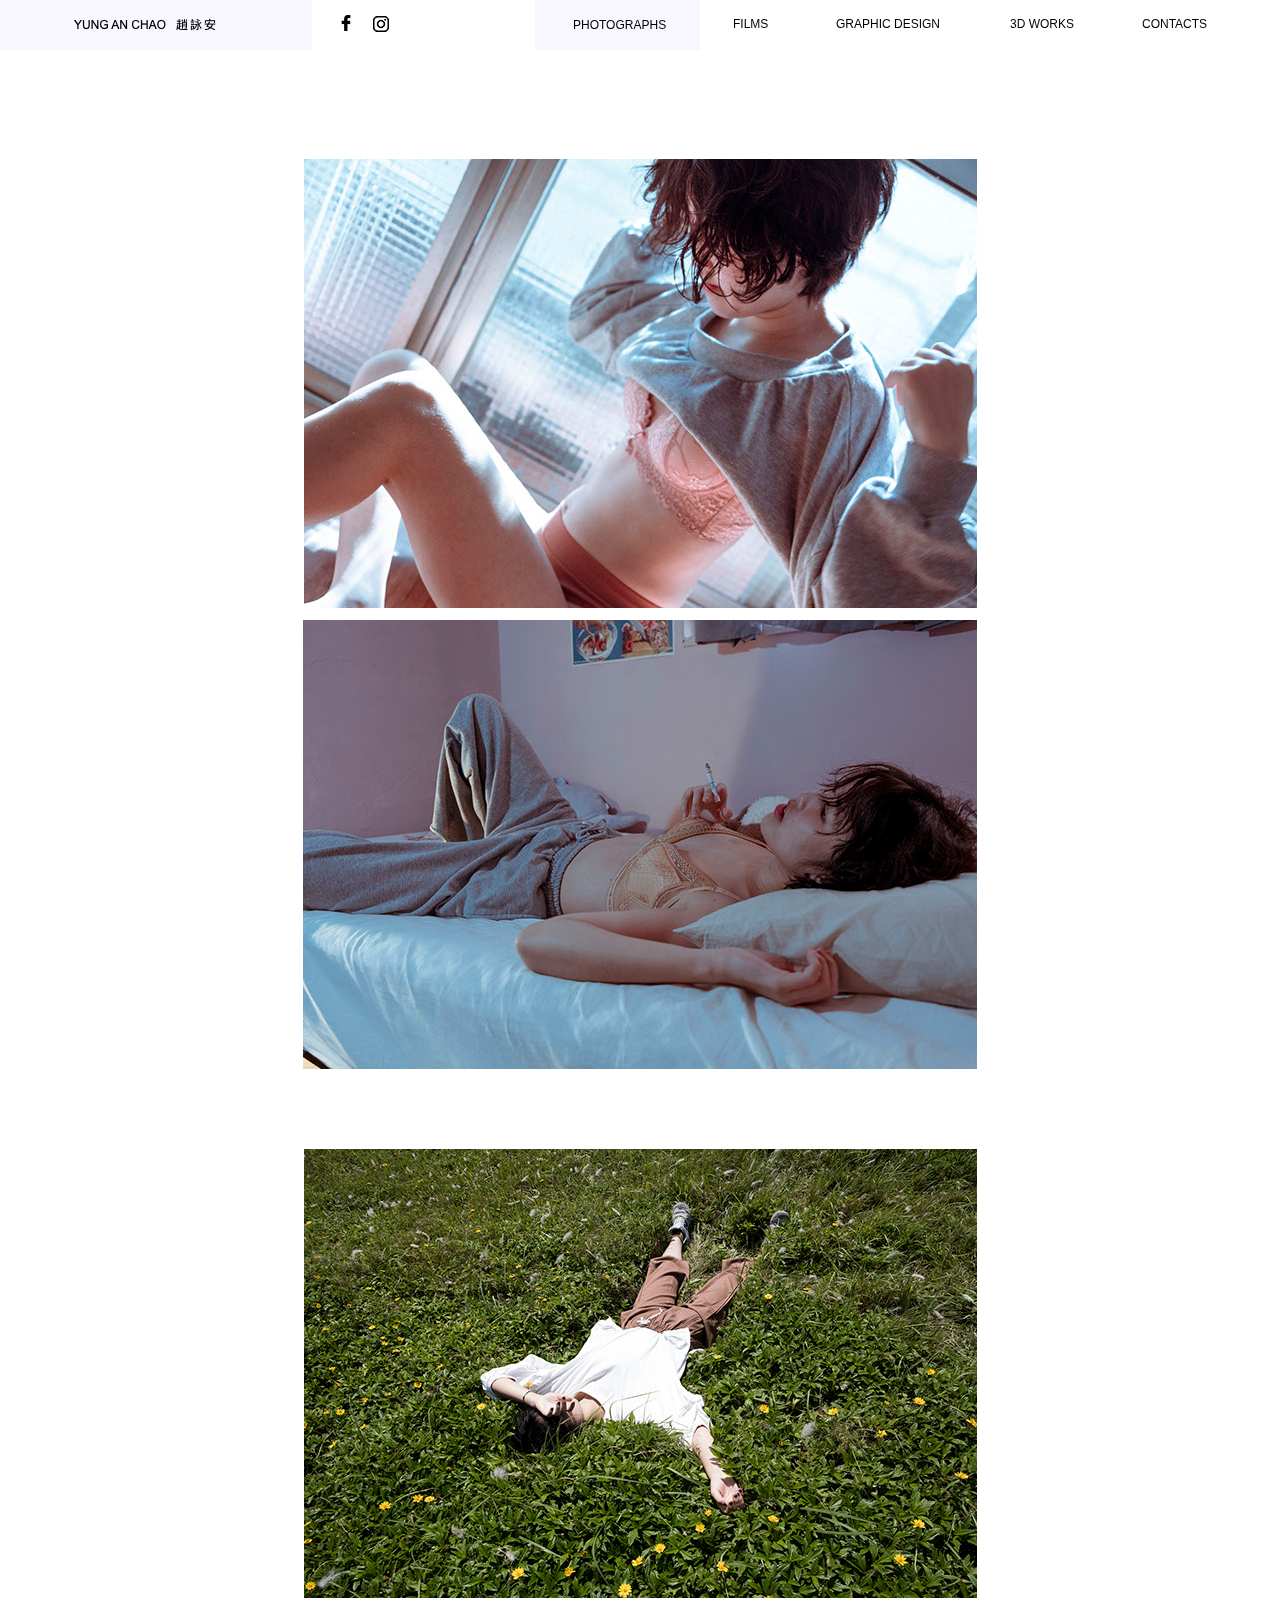
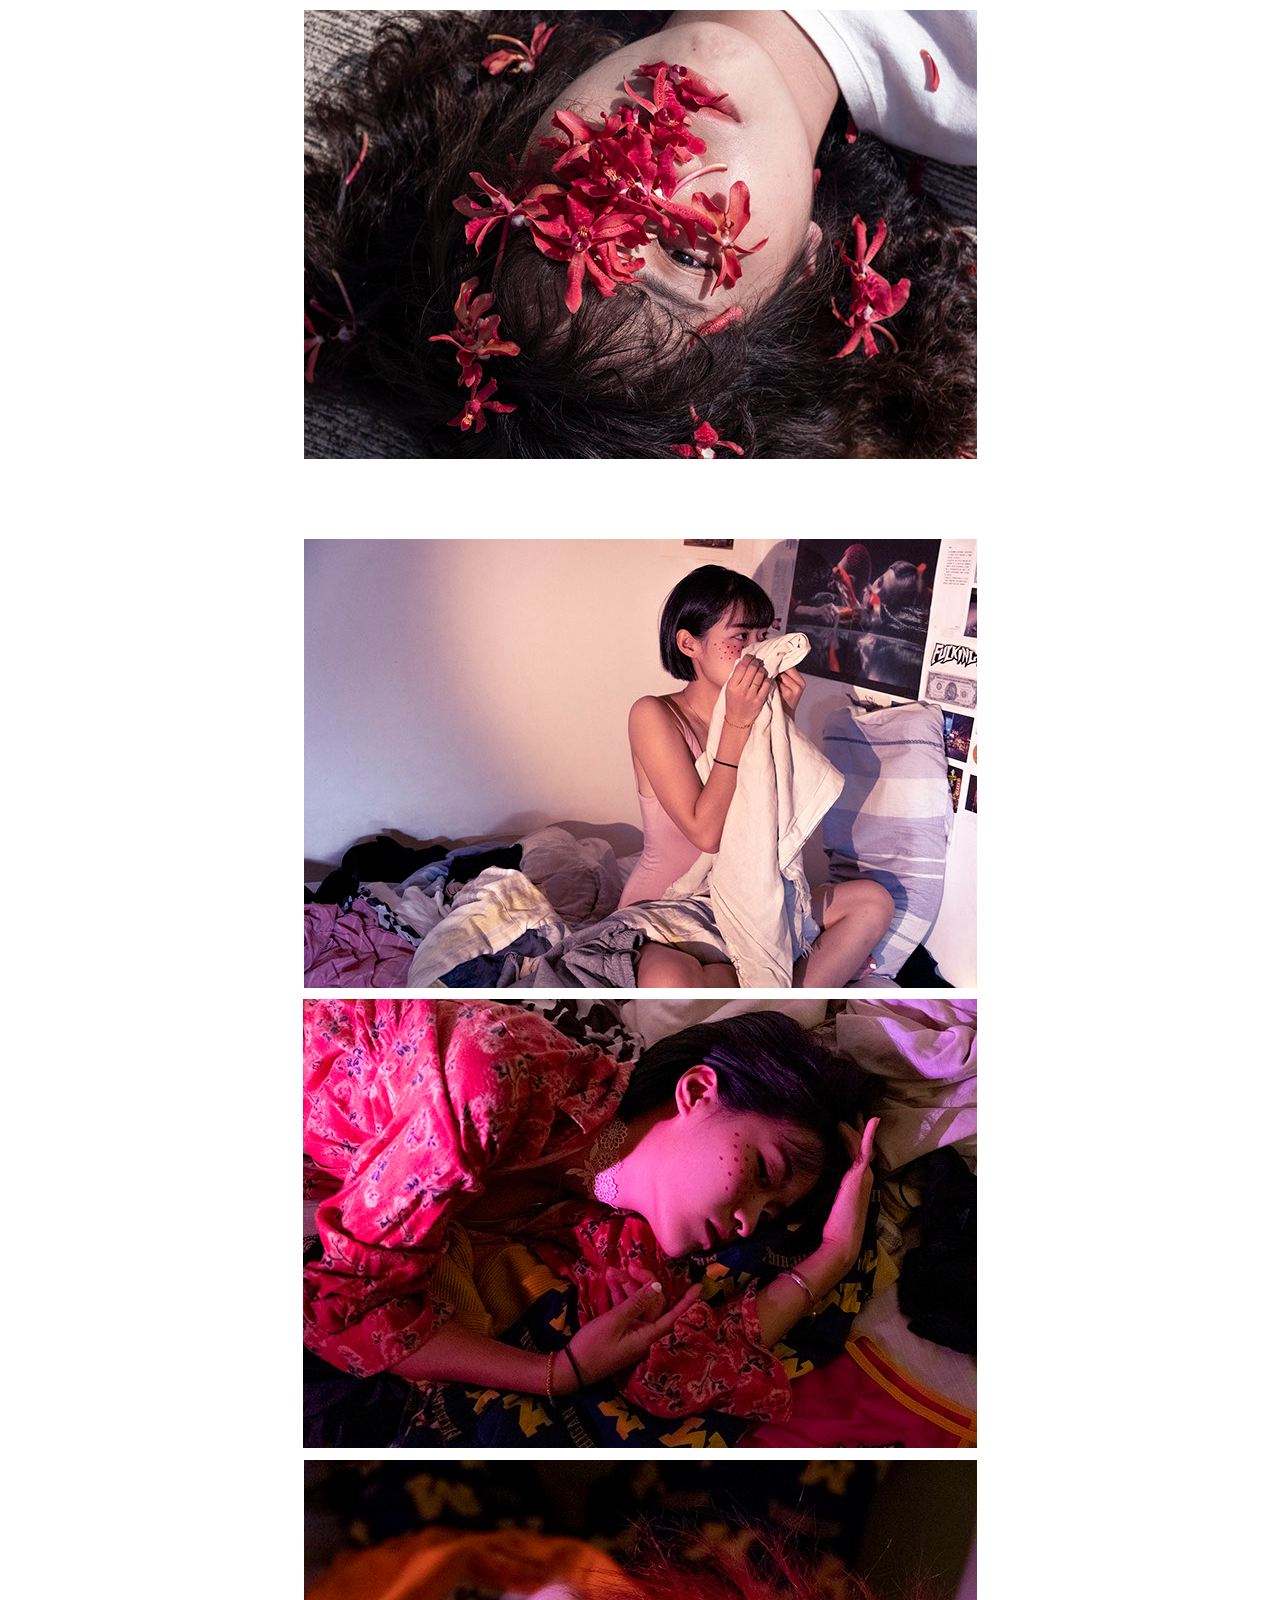
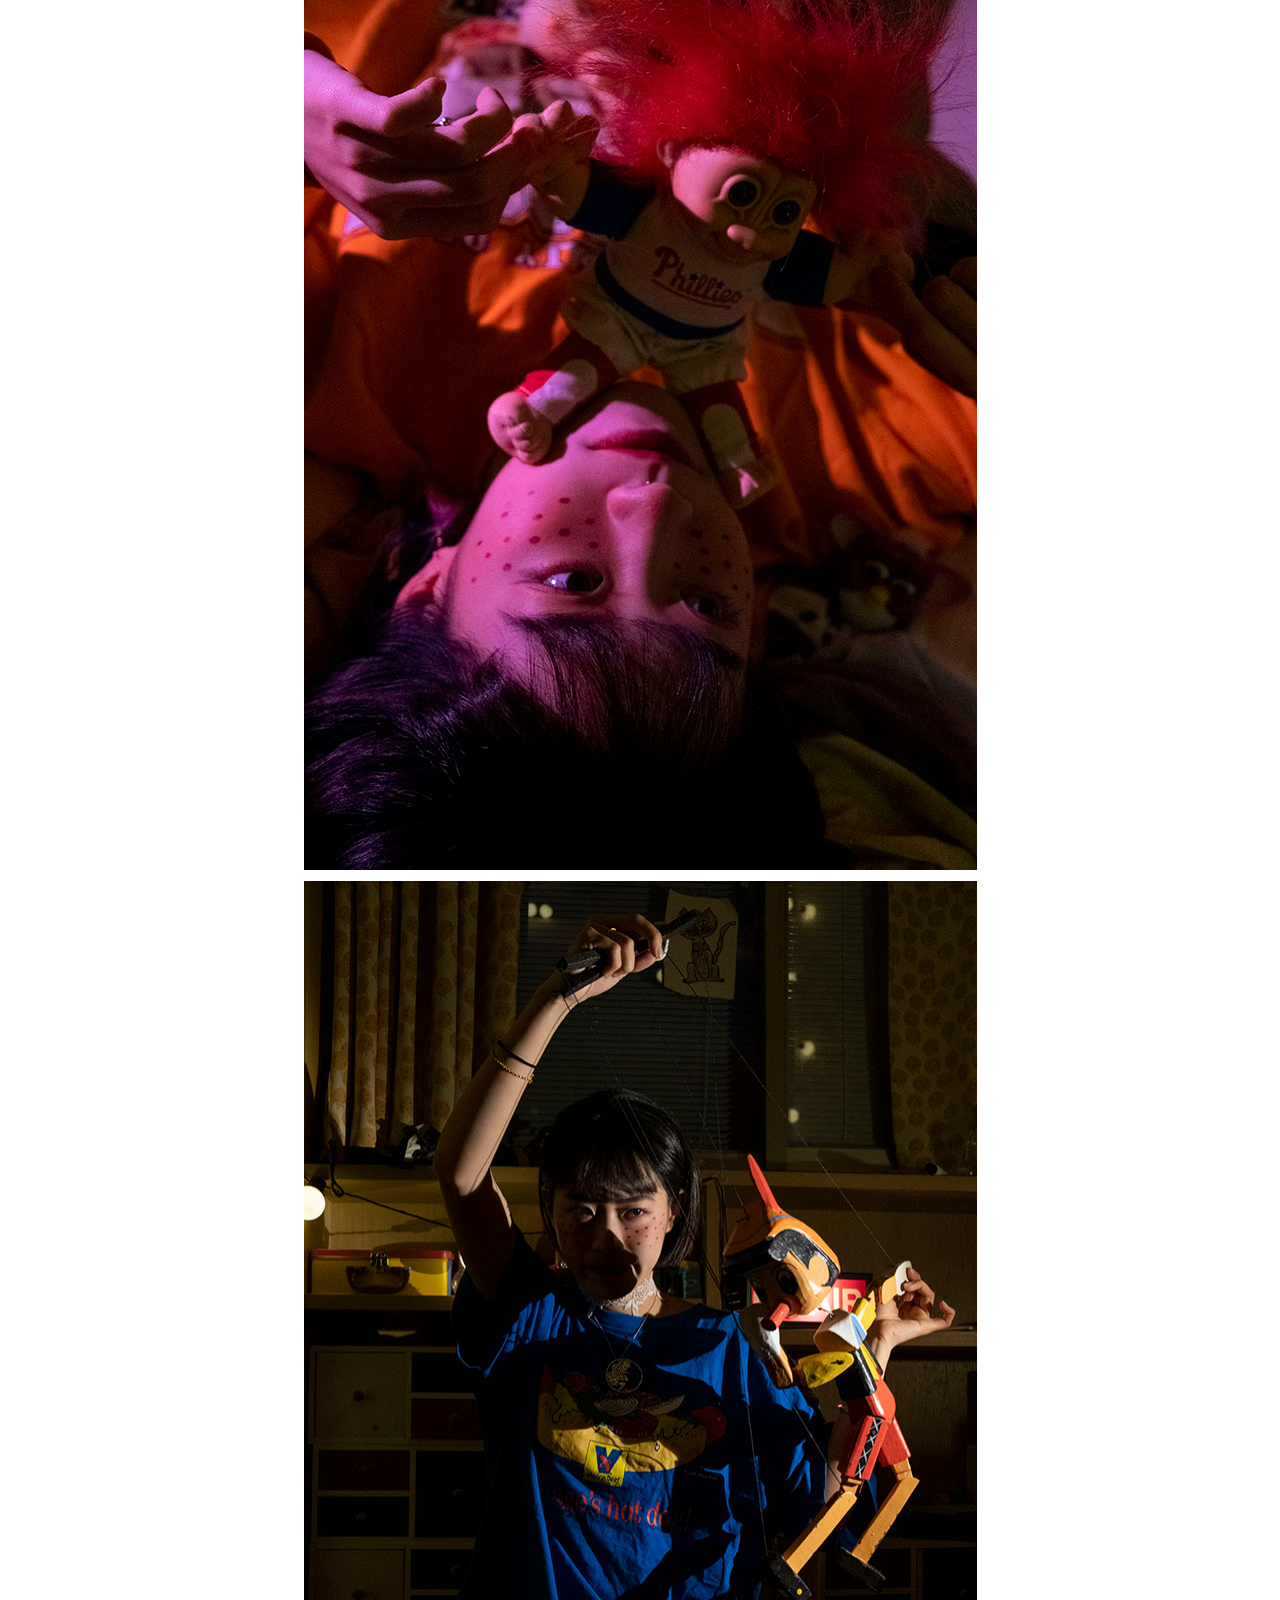
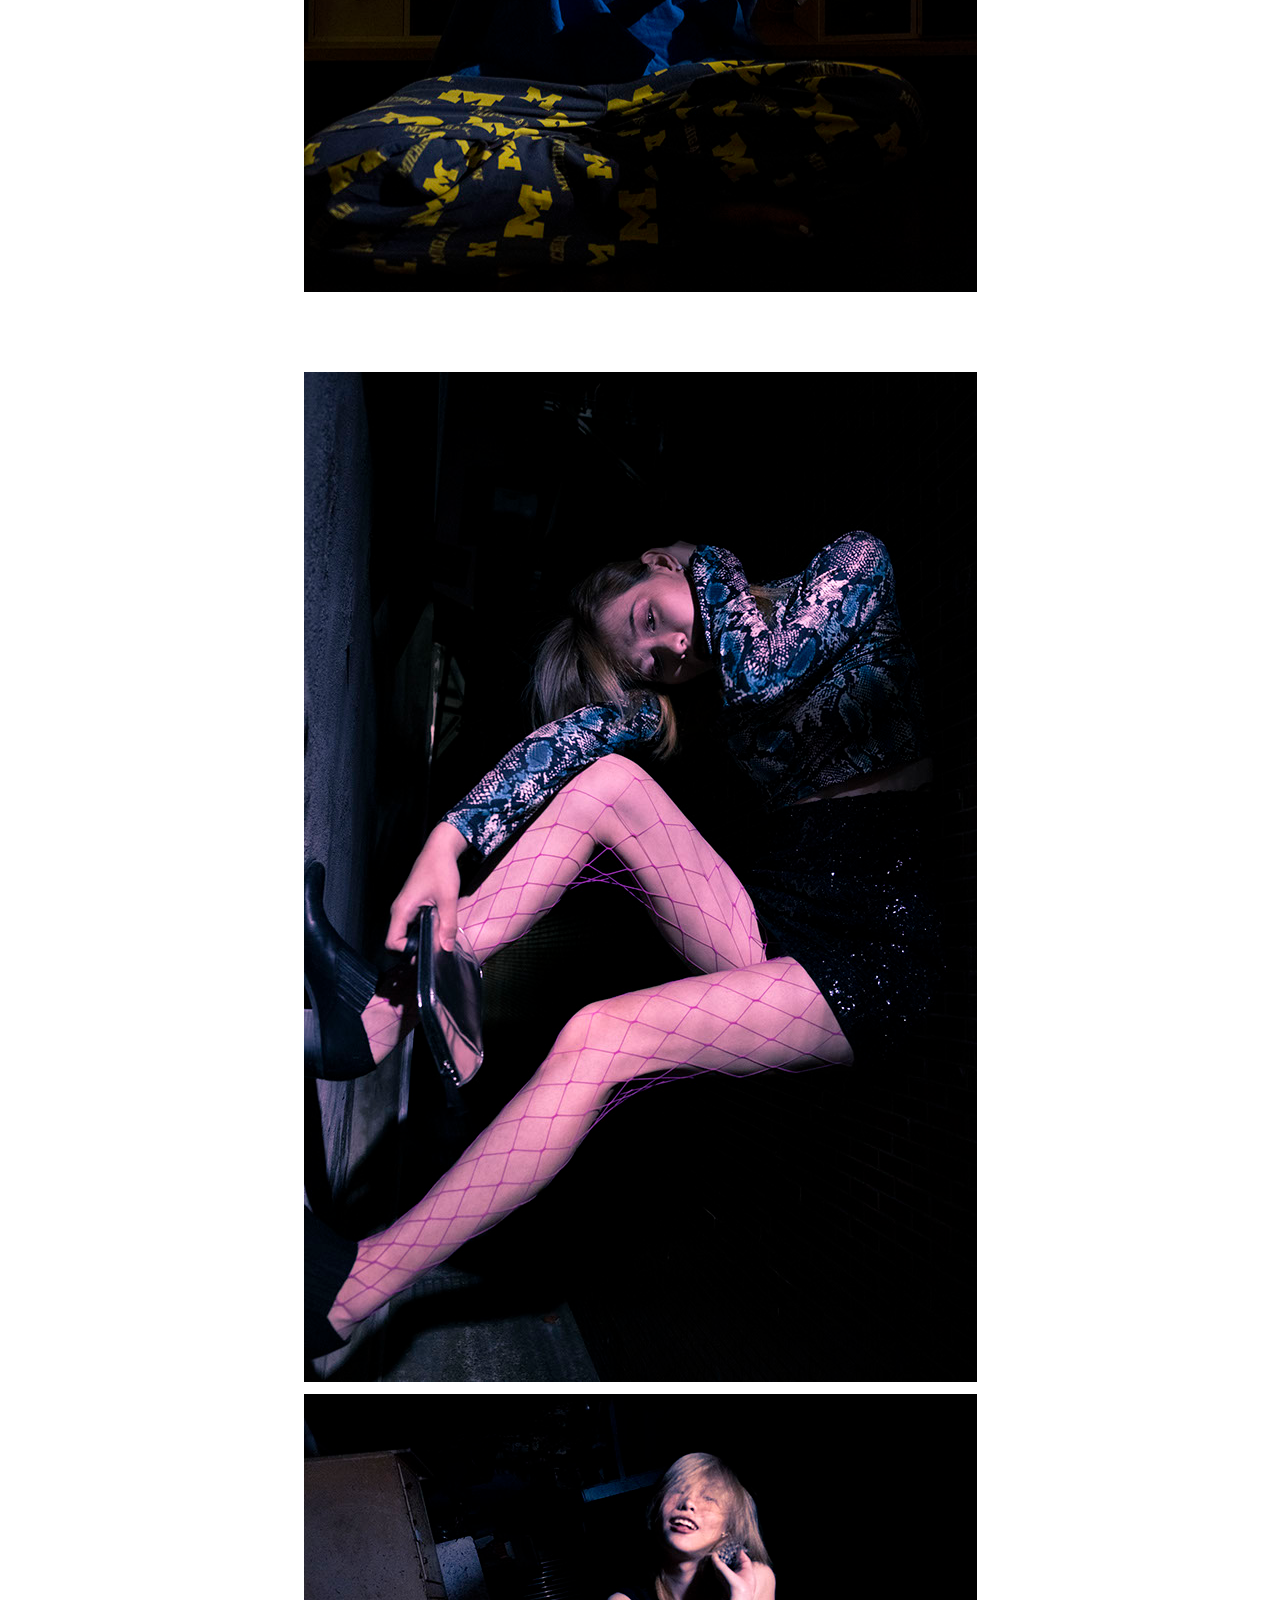
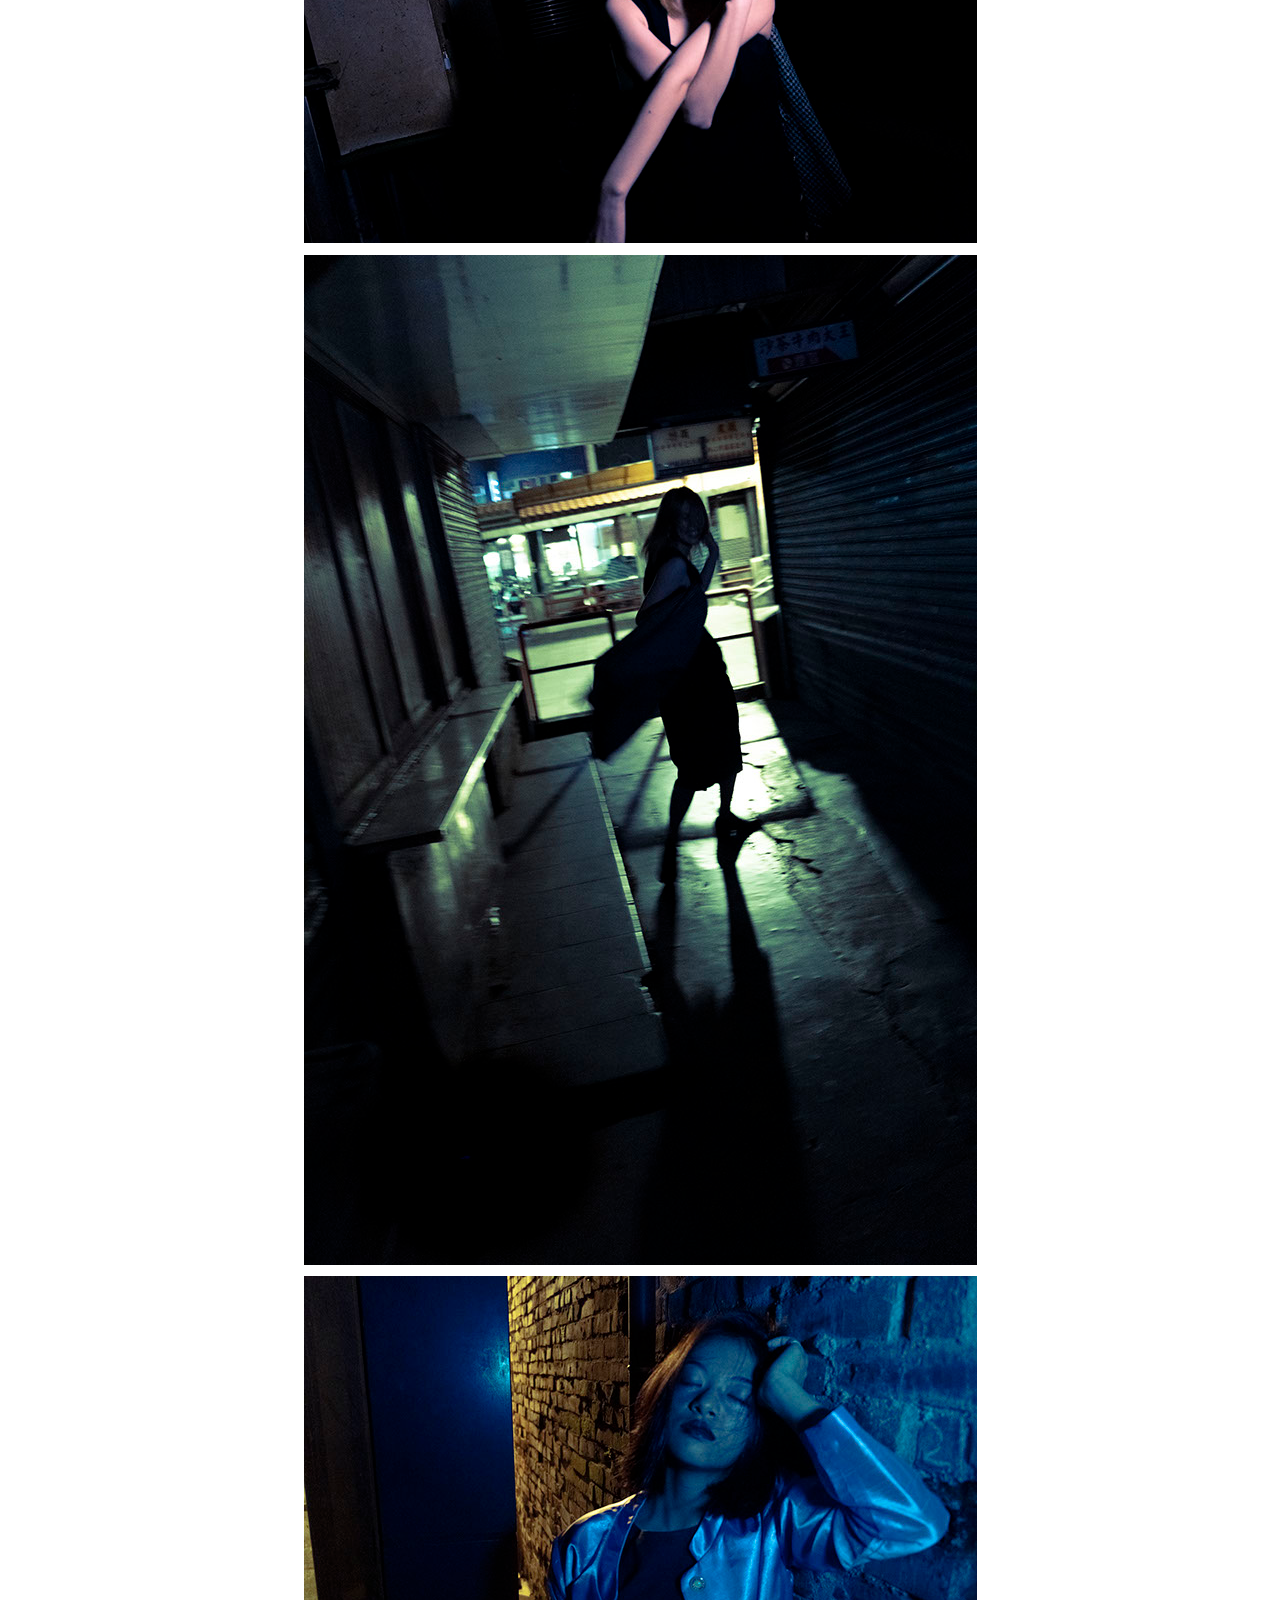
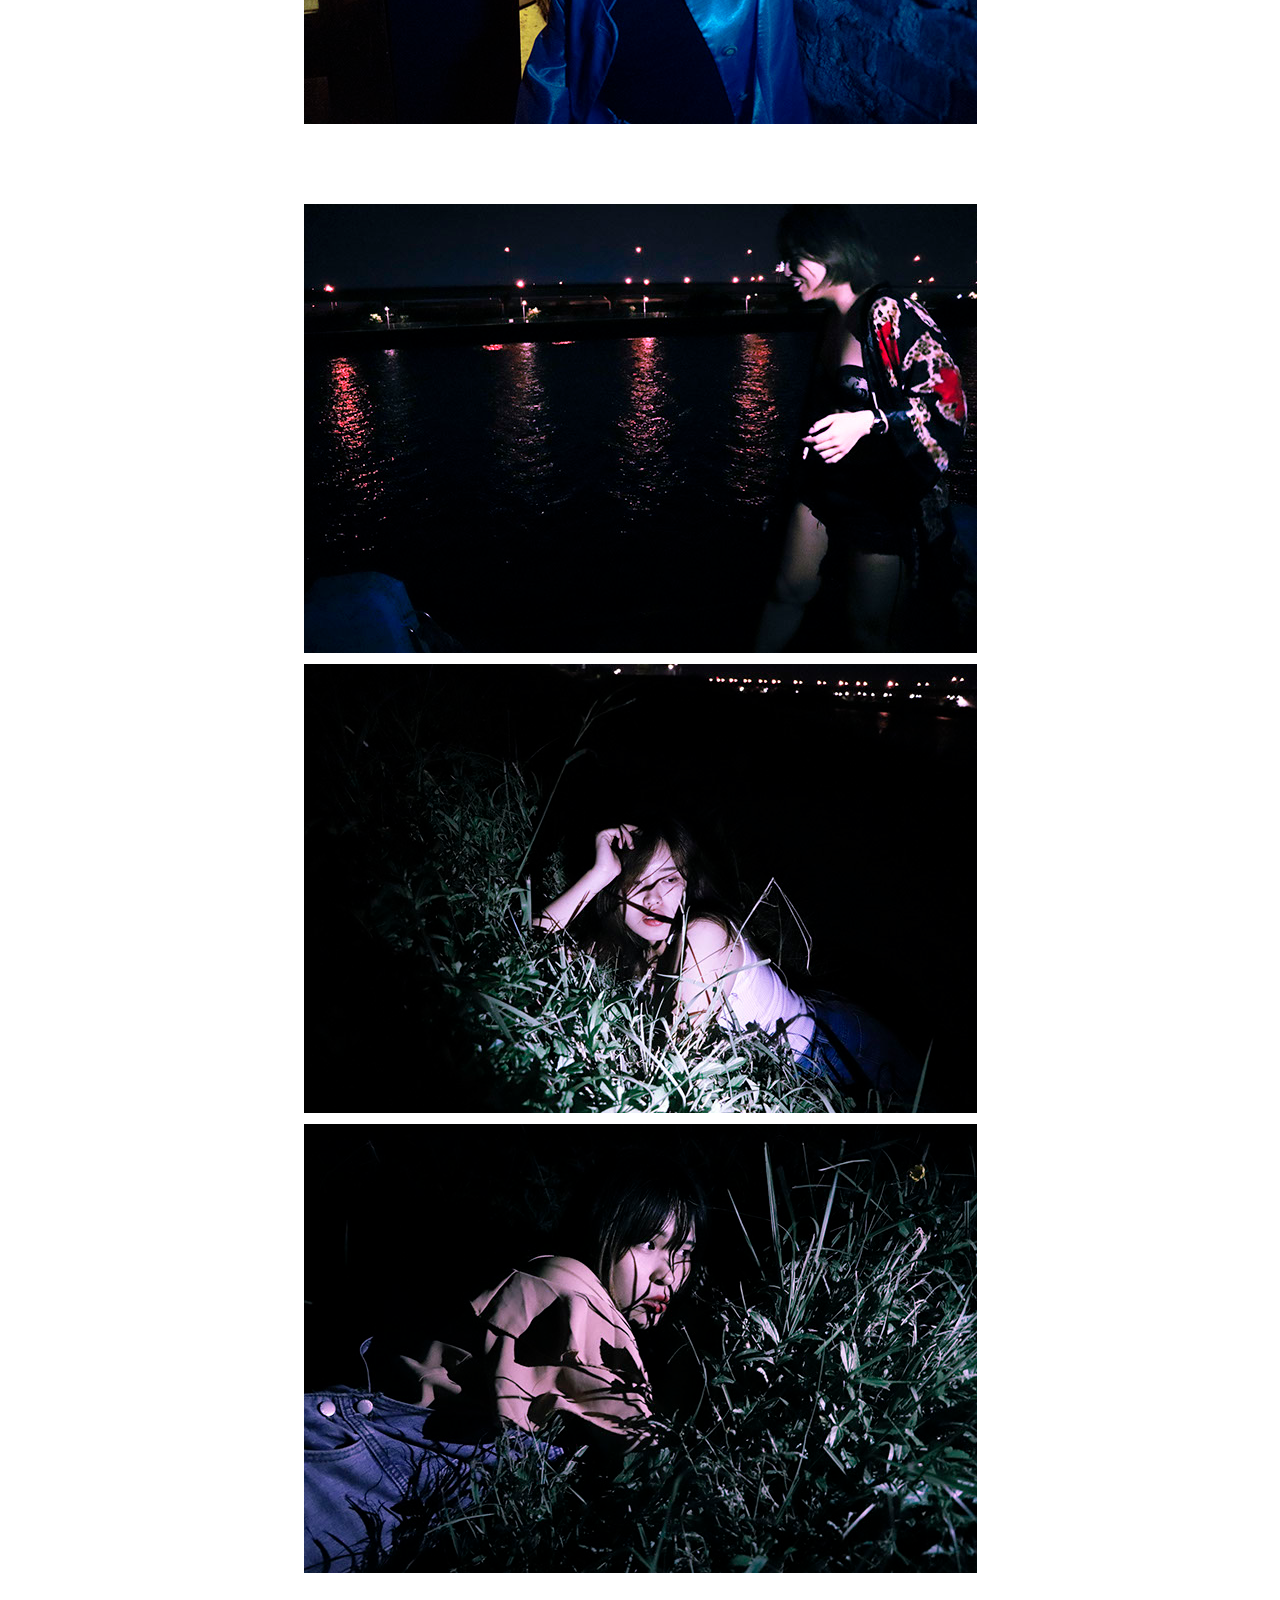
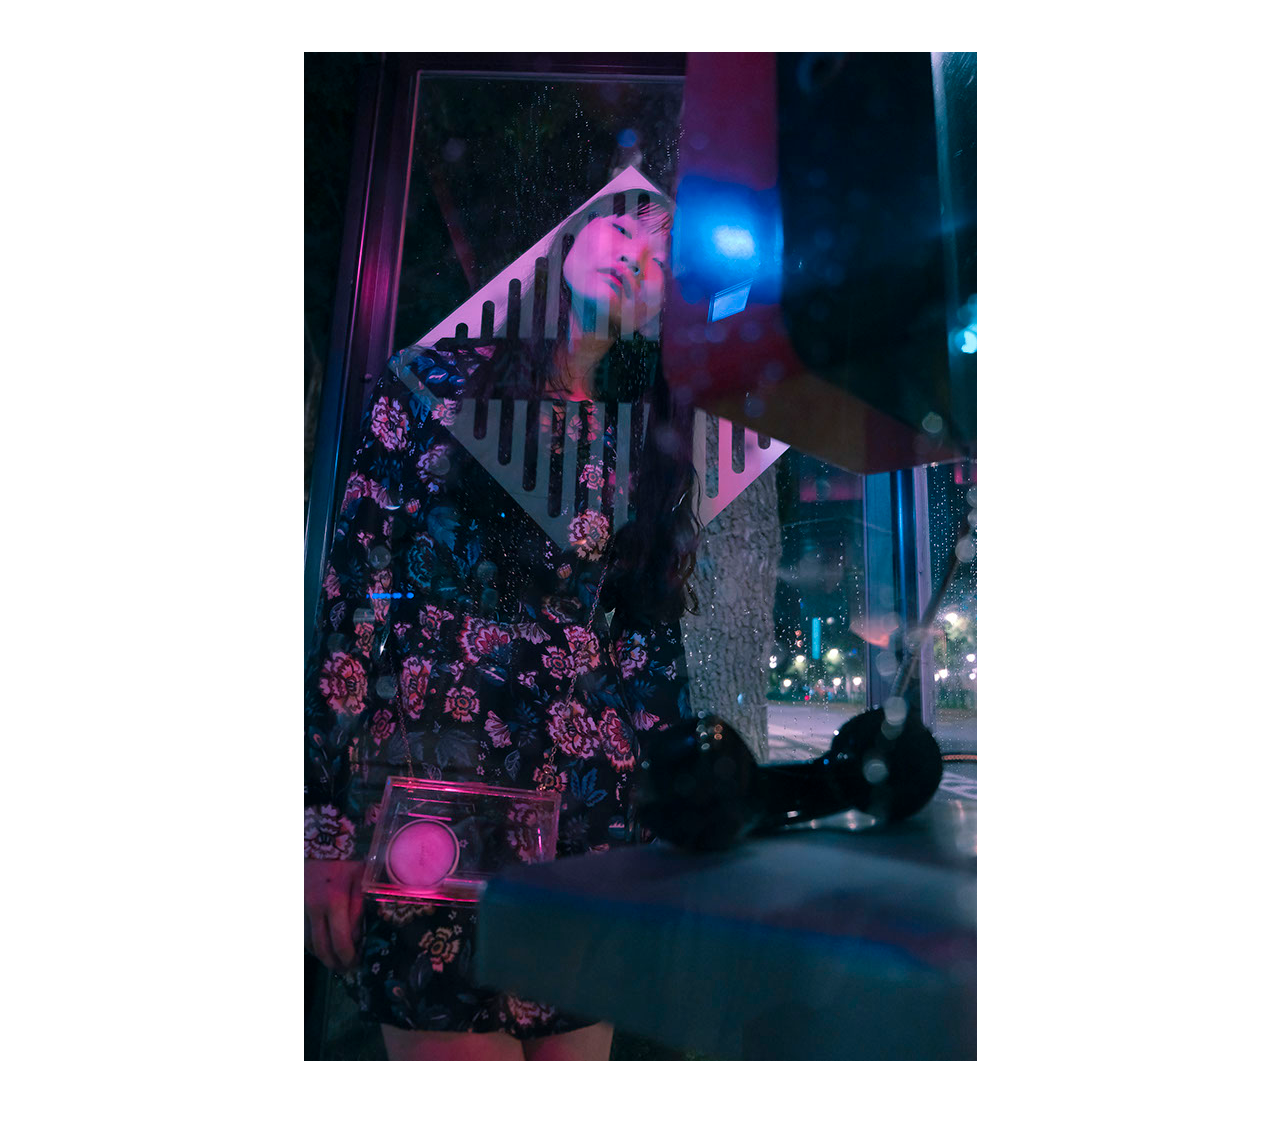
<file: photographs.html>
<!DOCTYPE html>
<html class="nojs html css_verticalspacer" lang="zh-TW">
 <head>

  <meta http-equiv="Content-type" content="text/html;charset=UTF-8"/>
  <meta name="generator" content="2018.0.0.379"/>
  <meta name="viewport" content="width=device-width, initial-scale=1.0"/>
  
  <script type="text/javascript">
   // Update the 'nojs'/'js' class on the html node
document.documentElement.className = document.documentElement.className.replace(/\bnojs\b/g, 'js');

// Check that all required assets are uploaded and up-to-date
if(typeof Muse == "undefined") window.Muse = {}; window.Muse.assets = {"required":["museutils.js", "museconfig.js", "jquery.watch.js", "jquery.museresponsive.js", "require.js", "photographs.css"], "outOfDate":[]};
</script>
  
  <title>PHOTOGRAPHS</title>
  <!-- CSS -->
  <link rel="stylesheet" type="text/css" href="css/site_global.css?crc=444006867"/>
  <link rel="stylesheet" type="text/css" href="css/master_a-__.css?crc=3916838958"/>
  <link rel="stylesheet" type="text/css" href="css/photographs.css?crc=510841198" id="pagesheet"/>
  <!-- IE-only CSS -->
  <!--[if lt IE 9]>
  <link rel="stylesheet" type="text/css" href="css/nomq_preview_master_a-__.css?crc=3884755894"/>
  <link rel="stylesheet" type="text/css" href="css/nomq_photographs.css?crc=4020030853" id="nomq_pagesheet"/>
  <![endif]-->
   </head>
 <body>

  <div class="breakpoint active" id="bp_infinity" data-min-width="1001"><!-- responsive breakpoint node -->
   <div class="clearfix borderbox" id="page"><!-- group -->
    <div class="clearfix grpelem" id="pu2048"><!-- group -->
     <div class="browser_width shared_content" id="u2048-bw" data-content-guid="u2048-bw_content">
      <div id="u2048"><!-- simple frame --></div>
     </div>
     <div id="u2049-wrapper">
      <div id="u2049" class="shared_content" data-content-guid="u2049_content"><!-- simple frame --></div>
     </div>
    </div>
    <a class="nonblock nontext" id="u2059" href="index.html"><!-- state-based BG images --><div id="u2059-wrapper"><div id="u2059_states" class="shared_content" data-content-guid="u2059_states_content"><img alt="YUNG AN CHAO 趙詠安" src="images/blank.gif?crc=4208392903"/><div class="fluid_height_spacer"></div></div></div></a>
    <div class="clearfix grpelem" id="pu332"><!-- column -->
     <div class="clip_frame colelem" id="u332" data-sizePolicy="fluidWidthHeight" data-pintopage="page_fixedCenter"><!-- image -->
      <img class="block temp_no_img_src" id="u332_img" data-orig-src="images/dscf5773618674x449.jpg?crc=4219184424" data-hidpi-src="images/dscf5773618674x449_2x.jpg?crc=4238809907" alt="" data-heightwidthratio="0.6671619613670133" data-image-width="673" data-image-height="449" src="images/blank.gif?crc=4208392903"/>
     </div>
     <div class="clip_frame colelem" id="u382" data-sizePolicy="fluidWidthHeight" data-pintopage="page_fixedCenter"><!-- image -->
      <img class="block temp_no_img_src" id="u382_img" data-orig-src="images/dscf5692592674x450.jpg?crc=4280094151" data-hidpi-src="images/dscf5692592674x450_2x.jpg?crc=4113084520" alt="" data-heightwidthratio="0.6661721068249258" data-image-width="674" data-image-height="449" src="images/blank.gif?crc=4208392903"/>
     </div>
     <div class="clip_frame colelem" id="u389" data-sizePolicy="fluidWidthHeight" data-pintopage="page_fixedCenter"><!-- image -->
      <img class="block temp_no_img_src" id="u389_img" data-orig-src="images/2-1674x449.jpg?crc=3832408842" data-hidpi-src="images/2-1674x449_2x.jpg?crc=3977745462" alt="" data-heightwidthratio="0.6671619613670133" data-image-width="673" data-image-height="449" src="images/blank.gif?crc=4208392903"/>
     </div>
     <div class="clip_frame colelem" id="u409" data-sizePolicy="fluidWidthHeight" data-pintopage="page_fixedCenter"><!-- image -->
      <img class="block temp_no_img_src" id="u409_img" data-orig-src="images/3-1674x449.jpg?crc=4139244392" data-hidpi-src="images/3-1674x449_2x.jpg?crc=91578195" alt="" data-heightwidthratio="0.6671619613670133" data-image-width="673" data-image-height="449" src="images/blank.gif?crc=4208392903"/>
     </div>
     <div class="clip_frame colelem" id="u419" data-sizePolicy="fluidWidthHeight" data-pintopage="page_fixedCenter"><!-- image -->
      <img class="block temp_no_img_src" id="u419_img" data-orig-src="images/dscf4097276674x449.jpg?crc=355847615" data-hidpi-src="images/dscf4097276674x449_2x.jpg?crc=470787610" alt="" data-heightwidthratio="0.6671619613670133" data-image-width="673" data-image-height="449" src="images/blank.gif?crc=4208392903"/>
     </div>
     <div class="clip_frame colelem" id="u449" data-sizePolicy="fluidWidthHeight" data-pintopage="page_fixedCenter"><!-- image -->
      <img class="block temp_no_img_src" id="u449_img" data-orig-src="images/dscf3964197674x449.jpg?crc=11841168" data-hidpi-src="images/dscf3964197674x449_2x.jpg?crc=3842304704" alt="" data-heightwidthratio="0.6661721068249258" data-image-width="674" data-image-height="449" src="images/blank.gif?crc=4208392903"/>
     </div>
     <div class="clip_frame colelem" id="u439" data-sizePolicy="fluidWidthHeight" data-pintopage="page_fixedCenter"><!-- image -->
      <img class="block temp_no_img_src" id="u439_img" data-orig-src="images/dscf3975206673x1010.jpg?crc=23251731" data-hidpi-src="images/dscf3975206673x1010_2x.jpg?crc=3762134016" alt="" data-heightwidthratio="1.50074294205052" data-image-width="673" data-image-height="1010" src="images/blank.gif?crc=4208392903"/>
     </div>
     <div class="clip_frame colelem" id="u459" data-sizePolicy="fluidWidthHeight" data-pintopage="page_fixedCenter"><!-- image -->
      <img class="block temp_no_img_src" id="u459_img" data-orig-src="images/dscf4034244673x1010.jpg?crc=302535064" data-hidpi-src="images/dscf4034244673x1010_2x.jpg?crc=3993478047" alt="" data-heightwidthratio="1.50074294205052" data-image-width="673" data-image-height="1010" src="images/blank.gif?crc=4208392903"/>
     </div>
     <div class="clip_frame colelem" id="u469" data-sizePolicy="fluidWidthHeight" data-pintopage="page_fixedCenter"><!-- image -->
      <img class="block temp_no_img_src" id="u469_img" data-orig-src="images/1674x1010.jpg?crc=323763959" data-hidpi-src="images/1674x1010_2x.jpg?crc=338280006" alt="" data-heightwidthratio="1.50074294205052" data-image-width="673" data-image-height="1010" src="images/blank.gif?crc=4208392903"/>
     </div>
     <div class="clip_frame colelem" id="u519" data-sizePolicy="fluidWidthHeight" data-pintopage="page_fixedCenter"><!-- image -->
      <img class="block temp_no_img_src" id="u519_img" data-orig-src="images/4673x449.jpg?crc=4293129156" data-hidpi-src="images/4673x449_2x.jpg?crc=330858069" alt="" data-heightwidthratio="0.6671619613670133" data-image-width="673" data-image-height="449" src="images/blank.gif?crc=4208392903"/>
     </div>
     <div class="clip_frame colelem" id="u499" data-sizePolicy="fluidWidthHeight" data-pintopage="page_fixedCenter"><!-- image -->
      <img class="block temp_no_img_src" id="u499_img" data-orig-src="images/9673x1010.jpg?crc=106132915" data-hidpi-src="images/9673x1010_2x.jpg?crc=482598659" alt="" data-heightwidthratio="1.50074294205052" data-image-width="673" data-image-height="1010" src="images/blank.gif?crc=4208392903"/>
     </div>
     <div class="clip_frame colelem" id="u509" data-sizePolicy="fluidWidthHeight" data-pintopage="page_fixedCenter"><!-- image -->
      <img class="block temp_no_img_src" id="u509_img" data-orig-src="images/1673x449.jpg?crc=4289043712" data-hidpi-src="images/1673x449_2x.jpg?crc=4275192235" alt="" data-heightwidthratio="0.6671619613670133" data-image-width="673" data-image-height="449" src="images/blank.gif?crc=4208392903"/>
     </div>
     <div class="clip_frame colelem" id="u529" data-sizePolicy="fluidWidthHeight" data-pintopage="page_fixedCenter"><!-- image -->
      <img class="block temp_no_img_src" id="u529_img" data-orig-src="images/_mg_365723673x449.jpg?crc=3933563148" data-hidpi-src="images/_mg_365723673x449_2x.jpg?crc=3929995122" alt="" data-heightwidthratio="0.6671619613670133" data-image-width="673" data-image-height="449" src="images/blank.gif?crc=4208392903"/>
     </div>
     <div class="clip_frame colelem" id="u539" data-sizePolicy="fluidWidthHeight" data-pintopage="page_fixedCenter"><!-- image -->
      <img class="block temp_no_img_src" id="u539_img" data-orig-src="images/_mg_397458673x449.jpg?crc=4072387358" data-hidpi-src="images/_mg_397458673x449_2x.jpg?crc=3921798596" alt="" data-heightwidthratio="0.6671619613670133" data-image-width="673" data-image-height="449" src="images/blank.gif?crc=4208392903"/>
     </div>
     <div class="clip_frame colelem" id="u559" data-sizePolicy="fluidWidthHeight" data-pintopage="page_fixedCenter"><!-- image -->
      <img class="block temp_no_img_src" id="u559_img" data-orig-src="images/_mg_388171673x449.jpg?crc=4153560624" data-hidpi-src="images/_mg_388171673x449_2x.jpg?crc=3809824345" alt="" data-heightwidthratio="0.6671619613670133" data-image-width="673" data-image-height="449" src="images/blank.gif?crc=4208392903"/>
     </div>
     <div class="clip_frame colelem" id="u569" data-sizePolicy="fluidWidthHeight" data-pintopage="page_fixedCenter"><!-- image -->
      <img class="block temp_no_img_src" id="u569_img" data-orig-src="images/dscf16540619673x1009.jpg?crc=376913679" data-hidpi-src="images/dscf16540619673x1009_2x.jpg?crc=4264726972" alt="" data-heightwidthratio="1.49925705794948" data-image-width="673" data-image-height="1009" src="images/blank.gif?crc=4208392903"/>
     </div>
    </div>
    <div class="clearfix grpelem" id="pu2050-4"><!-- group -->
     <div id="u2050-4-wrapper">
      <a class="nonblock nontext MuseLinkActive clearfix shared_content" id="u2050-4" href="photographs.html" data-muse-temp-textContainer-sizePolicy="true" data-muse-temp-textContainer-pinning="true" data-content-guid="u2050-4_content"><!-- content --><p id="u2050-2">PHOTOGRAPHS</p></a>
     </div>
     <div id="u2051-4-wrapper">
      <a class="nonblock nontext clearfix shared_content" id="u2051-4" href="films.html" data-muse-temp-textContainer-sizePolicy="true" data-muse-temp-textContainer-pinning="true" data-content-guid="u2051-4_content"><!-- content --><p id="u2051-2">FILMS</p></a>
     </div>
     <div id="u2052-4-wrapper">
      <a class="nonblock nontext clearfix shared_content" id="u2052-4" href="graphic-design.html" data-muse-temp-textContainer-sizePolicy="true" data-muse-temp-textContainer-pinning="true" data-content-guid="u2052-4_content"><!-- content --><p id="u2052-2">GRAPHIC DESIGN</p></a>
     </div>
     <div id="u2053-4-wrapper">
      <a class="nonblock nontext clearfix shared_content" id="u2053-4" href="3d-works.html" data-muse-temp-textContainer-sizePolicy="true" data-muse-temp-textContainer-pinning="true" data-content-guid="u2053-4_content"><!-- content --><p id="u2053-2">3D WORKS</p></a>
     </div>
     <div id="u2054-4-wrapper">
      <a class="nonblock nontext clearfix shared_content" id="u2054-4" href="contacts.html" data-muse-temp-textContainer-sizePolicy="true" data-muse-temp-textContainer-pinning="true" data-content-guid="u2054-4_content"><!-- content --><p id="u2054-2">CONTACTS</p></a>
     </div>
     <div id="u2055-wrapper">
      <a class="nonblock nontext clip_frame shared_content" id="u2055" href="https://www.facebook.com/profile.php?id=100003757875924" target="_blank" data-content-guid="u2055_content"><!-- image --><img class="block temp_no_img_src" id="u2055_img" data-orig-src="images/facebook%20logo17x17.jpg?crc=4109458183" data-hidpi-src="images/facebook%20logo17x17_2x.jpg?crc=177318579" alt="" data-heightwidthratio="1" data-image-width="16" data-image-height="16" src="images/blank.gif?crc=4208392903"/></a>
     </div>
     <div id="u2057-wrapper">
      <a class="nonblock nontext clip_frame shared_content" id="u2057" href="https://www.instagram.com/ann.____.ann" target="_blank" data-content-guid="u2057_content"><!-- image --><img class="block temp_no_img_src" id="u2057_img" data-orig-src="images/ig%20logo17x17.jpg?crc=51849955" data-hidpi-src="images/ig%20logo17x17_2x.jpg?crc=3842297039" alt="" data-heightwidthratio="1" data-image-width="16" data-image-height="16" src="images/blank.gif?crc=4208392903"/></a>
     </div>
     <div id="u3061-wrapper">
      <div class="clearfix" id="u3061"><!-- group -->
       <div id="u3026-wrapper">
        <div class="clearfix" id="u3026"><!-- group -->
         <div id="u2267-wrapper">
          <div class="clearfix" id="u2267"><!-- group -->
           <div id="u2268-4-wrapper">
            <a class="nonblock nontext MuseLinkActive clearfix" id="u2268-4" href="photographs.html" data-muse-temp-textContainer-sizePolicy="true" data-muse-temp-textContainer-pinning="true"><!-- content --><p>PHOTOGRAPHS</p></a>
           </div>
          </div>
         </div>
        </div>
       </div>
      </div>
     </div>
    </div>
    <div class="verticalspacer" data-offset-top="10661" data-content-above-spacer="10661" data-content-below-spacer="69" data-sizePolicy="fixed" data-pintopage="page_fixedLeft"></div>
   </div>
   <div class="preload_images">
    <img class="preload temp_no_img_src" data-orig-src="images/u2059_states-r.png?crc=4074494869" alt="" src="images/blank.gif?crc=4208392903"/>
    <img class="preload temp_no_img_src" data-orig-src="images/u2059_states-r_2x.png?crc=435860061" alt="" src="images/blank.gif?crc=4208392903"/>
   </div>
  </div>
  <div class="breakpoint" id="bp_1000" data-min-width="801" data-max-width="1000"><!-- responsive breakpoint node -->
   <div class="clearfix borderbox temp_no_id" data-orig-id="page"><!-- group -->
    <div class="clearfix grpelem" id="ppu2049"><!-- column -->
     <div class="clearfix colelem" id="pu2049"><!-- group -->
      <span class="grpelem placeholder" data-placeholder-for="u2049_content"><!-- placeholder node --></span>
      <span class="nonblock nontext clip_frame grpelem placeholder" data-placeholder-for="u2055_content"><!-- placeholder node --></span>
      <span class="nonblock nontext clip_frame grpelem placeholder" data-placeholder-for="u2057_content"><!-- placeholder node --></span>
      <span class="nonblock nontext MuseLinkActive clearfix grpelem placeholder" data-placeholder-for="u2050-4_content"><!-- placeholder node --></span>
      <span class="nonblock nontext clearfix grpelem placeholder" data-placeholder-for="u2051-4_content"><!-- placeholder node --></span>
      <span class="nonblock nontext clearfix grpelem placeholder" data-placeholder-for="u2052-4_content"><!-- placeholder node --></span>
      <a class="nonblock nontext grpelem temp_no_id" href="index.html" data-orig-id="u2059"><!-- state-based BG images --><span class="placeholder" data-placeholder-for="u2059_states_content"><!-- placeholder node --></span></a>
     </div>
     <div class="clip_frame colelem temp_no_id" data-sizePolicy="fluidWidthHeight" data-pintopage="page_fixedCenter" data-orig-id="u332"><!-- image -->
      <img class="block temp_no_id temp_no_img_src" data-orig-src="images/dscf5773618526x351.jpg?crc=4199174328" data-hidpi-src="images/dscf5773618526x351_2x.jpg?crc=325071417" alt="" data-heightwidthratio="0.6673003802281369" data-image-width="526" data-image-height="351" data-orig-id="u332_img" src="images/blank.gif?crc=4208392903"/>
     </div>
     <div class="clip_frame colelem temp_no_id" data-sizePolicy="fluidWidthHeight" data-pintopage="page_fixedCenter" data-orig-id="u382"><!-- image -->
      <img class="block temp_no_id temp_no_img_src" data-orig-src="images/dscf5692592527x351.jpg?crc=34228444" data-hidpi-src="images/dscf5692592527x351_2x.jpg?crc=3967332205" alt="" data-heightwidthratio="0.6660341555977229" data-image-width="527" data-image-height="351" data-orig-id="u382_img" src="images/blank.gif?crc=4208392903"/>
     </div>
     <div class="clip_frame colelem temp_no_id" data-sizePolicy="fluidWidthHeight" data-pintopage="page_fixedCenter" data-orig-id="u389"><!-- image -->
      <img class="block temp_no_id temp_no_img_src" data-orig-src="images/2-1527x351.jpg?crc=352384265" data-hidpi-src="images/2-1527x351_2x.jpg?crc=202739447" alt="" data-heightwidthratio="0.6673003802281369" data-image-width="526" data-image-height="351" data-orig-id="u389_img" src="images/blank.gif?crc=4208392903"/>
     </div>
     <div class="clip_frame colelem temp_no_id" data-sizePolicy="fluidWidthHeight" data-pintopage="page_fixedCenter" data-orig-id="u409"><!-- image -->
      <img class="block temp_no_id temp_no_img_src" data-orig-src="images/3-1527x351.jpg?crc=3767270634" data-hidpi-src="images/3-1527x351_2x.jpg?crc=3884205754" alt="" data-heightwidthratio="0.6673003802281369" data-image-width="526" data-image-height="351" data-orig-id="u409_img" src="images/blank.gif?crc=4208392903"/>
     </div>
     <div class="clip_frame colelem temp_no_id" data-sizePolicy="fluidWidthHeight" data-pintopage="page_fixedCenter" data-orig-id="u419"><!-- image -->
      <img class="block temp_no_id temp_no_img_src" data-orig-src="images/dscf4097276527x351.jpg?crc=3904020436" data-hidpi-src="images/dscf4097276527x351_2x.jpg?crc=4034765285" alt="" data-heightwidthratio="0.6673003802281369" data-image-width="526" data-image-height="351" data-orig-id="u419_img" src="images/blank.gif?crc=4208392903"/>
     </div>
     <div class="clip_frame colelem temp_no_id" data-sizePolicy="fluidWidthHeight" data-pintopage="page_fixedCenter" data-orig-id="u449"><!-- image -->
      <img class="block temp_no_id temp_no_img_src" data-orig-src="images/dscf3964197527x351.jpg?crc=426703666" data-hidpi-src="images/dscf3964197527x351_2x.jpg?crc=4197907726" alt="" data-heightwidthratio="0.6673003802281369" data-image-width="526" data-image-height="351" data-orig-id="u449_img" src="images/blank.gif?crc=4208392903"/>
     </div>
     <div class="clip_frame colelem temp_no_id" data-sizePolicy="fluidWidthHeight" data-pintopage="page_fixedCenter" data-orig-id="u439"><!-- image -->
      <img class="block temp_no_id temp_no_img_src" data-orig-src="images/dscf3975206526x789.jpg?crc=4105960744" data-hidpi-src="images/dscf3975206526x789_2x.jpg?crc=348799608" alt="" data-heightwidthratio="1.5" data-image-width="526" data-image-height="789" data-orig-id="u439_img" src="images/blank.gif?crc=4208392903"/>
     </div>
     <div class="clip_frame colelem temp_no_id" data-sizePolicy="fluidWidthHeight" data-pintopage="page_fixedCenter" data-orig-id="u459"><!-- image -->
      <img class="block temp_no_id temp_no_img_src" data-orig-src="images/dscf4034244526x789.jpg?crc=4033841269" data-hidpi-src="images/dscf4034244526x789_2x.jpg?crc=156578049" alt="" data-heightwidthratio="1.5" data-image-width="526" data-image-height="789" data-orig-id="u459_img" src="images/blank.gif?crc=4208392903"/>
     </div>
     <div class="clip_frame colelem temp_no_id" data-sizePolicy="fluidWidthHeight" data-pintopage="page_fixedCenter" data-orig-id="u469"><!-- image -->
      <img class="block temp_no_id temp_no_img_src" data-orig-src="images/1526x790.jpg?crc=37853851" data-hidpi-src="images/1526x790_2x.jpg?crc=242931913" alt="" data-heightwidthratio="1.5" data-image-width="526" data-image-height="789" data-orig-id="u469_img" src="images/blank.gif?crc=4208392903"/>
     </div>
     <div class="clip_frame colelem temp_no_id" data-sizePolicy="fluidWidthHeight" data-pintopage="page_fixedCenter" data-orig-id="u519"><!-- image -->
      <img class="block temp_no_id temp_no_img_src" data-orig-src="images/4526x351.jpg?crc=4141903397" data-hidpi-src="images/4526x351_2x.jpg?crc=3823530538" alt="" data-heightwidthratio="0.6653992395437263" data-image-width="526" data-image-height="350" data-orig-id="u519_img" src="images/blank.gif?crc=4208392903"/>
     </div>
     <div class="clip_frame colelem temp_no_id" data-sizePolicy="fluidWidthHeight" data-pintopage="page_fixedCenter" data-orig-id="u499"><!-- image -->
      <img class="block temp_no_id temp_no_img_src" data-orig-src="images/9526x789.jpg?crc=228604950" data-hidpi-src="images/9526x789_2x.jpg?crc=3882843543" alt="" data-heightwidthratio="1.5" data-image-width="526" data-image-height="789" data-orig-id="u499_img" src="images/blank.gif?crc=4208392903"/>
     </div>
     <div class="clip_frame colelem temp_no_id" data-sizePolicy="fluidWidthHeight" data-pintopage="page_fixedCenter" data-orig-id="u509"><!-- image -->
      <img class="block temp_no_id temp_no_img_src" data-orig-src="images/1526x351.jpg?crc=52891846" data-hidpi-src="images/1526x351_2x.jpg?crc=533592734" alt="" data-heightwidthratio="0.6653992395437263" data-image-width="526" data-image-height="350" data-orig-id="u509_img" src="images/blank.gif?crc=4208392903"/>
     </div>
     <div class="clip_frame colelem temp_no_id" data-sizePolicy="fluidWidthHeight" data-pintopage="page_fixedCenter" data-orig-id="u529"><!-- image -->
      <img class="block temp_no_id temp_no_img_src" data-orig-src="images/_mg_365723526x351.jpg?crc=391233141" data-hidpi-src="images/_mg_365723526x351_2x.jpg?crc=4002884398" alt="" data-heightwidthratio="0.6653992395437263" data-image-width="526" data-image-height="350" data-orig-id="u529_img" src="images/blank.gif?crc=4208392903"/>
     </div>
     <div class="clip_frame colelem temp_no_id" data-sizePolicy="fluidWidthHeight" data-pintopage="page_fixedCenter" data-orig-id="u539"><!-- image -->
      <img class="block temp_no_id temp_no_img_src" data-orig-src="images/_mg_397458526x351.jpg?crc=4206856704" data-hidpi-src="images/_mg_397458526x351_2x.jpg?crc=496422430" alt="" data-heightwidthratio="0.6653992395437263" data-image-width="526" data-image-height="350" data-orig-id="u539_img" src="images/blank.gif?crc=4208392903"/>
     </div>
     <div class="clip_frame colelem temp_no_id" data-sizePolicy="fluidWidthHeight" data-pintopage="page_fixedCenter" data-orig-id="u559"><!-- image -->
      <img class="block temp_no_id temp_no_img_src" data-orig-src="images/_mg_388171526x351.jpg?crc=411727465" data-hidpi-src="images/_mg_388171526x351_2x.jpg?crc=3785128142" alt="" data-heightwidthratio="0.6653992395437263" data-image-width="526" data-image-height="350" data-orig-id="u559_img" src="images/blank.gif?crc=4208392903"/>
     </div>
     <div class="clip_frame colelem temp_no_id" data-sizePolicy="fluidWidthHeight" data-pintopage="page_fixedCenter" data-orig-id="u569"><!-- image -->
      <img class="block temp_no_id temp_no_img_src" data-orig-src="images/dscf16540619526x789.jpg?crc=4075071935" data-hidpi-src="images/dscf16540619526x789_2x.jpg?crc=4176965970" alt="" data-heightwidthratio="1.500952380952381" data-image-width="525" data-image-height="788" data-orig-id="u569_img" src="images/blank.gif?crc=4208392903"/>
     </div>
    </div>
    <div class="clearfix grpelem temp_no_id" data-orig-id="pu2048"><!-- group -->
     <span class="browser_width placeholder" data-placeholder-for="u2048-bw_content"><!-- placeholder node --></span>
     <div class="temp_no_id" data-orig-id="u3061-wrapper">
      <div class="clearfix temp_no_id" data-orig-id="u3061"><!-- group -->
       <div class="temp_no_id shared_content" data-orig-id="u3026-wrapper" data-content-guid="u3026-wrapper_content">
        <div class="clearfix temp_no_id" data-orig-id="u3026"><!-- group -->
         <div class="temp_no_id" data-orig-id="u2267-wrapper">
          <div class="temp_no_id" data-orig-id="u2267"><!-- simple frame --></div>
         </div>
        </div>
       </div>
       <div id="u1724-4-wrapper">
        <a class="nonblock nontext MuseLinkActive clearfix" id="u1724-4" href="photographs.html" data-muse-temp-textContainer-sizePolicy="true" data-muse-temp-textContainer-pinning="true"><!-- content --><p>PHOTOGRAPHS</p></a>
       </div>
      </div>
     </div>
    </div>
    <span class="nonblock nontext clearfix grpelem placeholder" data-placeholder-for="u2053-4_content"><!-- placeholder node --></span>
    <span class="nonblock nontext clearfix grpelem placeholder" data-placeholder-for="u2054-4_content"><!-- placeholder node --></span>
    <div class="verticalspacer" data-offset-top="8464" data-content-above-spacer="8463" data-content-below-spacer="69" data-sizePolicy="fixed" data-pintopage="page_fixedLeft"></div>
   </div>
   <div class="preload_images">
    <img class="preload temp_no_img_src" data-orig-src="images/u2059_states-r.png?crc=4074494869" alt="" src="images/blank.gif?crc=4208392903"/>
    <img class="preload temp_no_img_src" data-orig-src="images/u2059_states-r_2x.png?crc=435860061" alt="" src="images/blank.gif?crc=4208392903"/>
   </div>
  </div>
  <div class="breakpoint" id="bp_800" data-min-width="501" data-max-width="800"><!-- responsive breakpoint node -->
   <div class="clearfix borderbox temp_no_id" data-orig-id="page"><!-- group -->
    <div class="clearfix grpelem temp_no_id" data-orig-id="pu2048"><!-- group -->
     <span class="browser_width placeholder" data-placeholder-for="u2048-bw_content"><!-- placeholder node --></span>
     <span class="placeholder" data-placeholder-for="u2049_content"><!-- placeholder node --></span>
     <span class="nonblock nontext MuseLinkActive clearfix placeholder" data-placeholder-for="u2050-4_content"><!-- placeholder node --></span>
     <span class="nonblock nontext clearfix placeholder" data-placeholder-for="u2051-4_content"><!-- placeholder node --></span>
     <span class="nonblock nontext clearfix placeholder" data-placeholder-for="u2052-4_content"><!-- placeholder node --></span>
     <span class="nonblock nontext clearfix placeholder" data-placeholder-for="u2053-4_content"><!-- placeholder node --></span>
     <span class="nonblock nontext clearfix placeholder" data-placeholder-for="u2054-4_content"><!-- placeholder node --></span>
     <a class="nonblock nontext clip_frame temp_no_id" href="https://www.facebook.com/profile.php?id=100003757875924" target="_blank" data-orig-id="u2055"><!-- image --><img class="block temp_no_id temp_no_img_src shared_content" data-orig-src="images/facebook%20logo14x14.jpg?crc=3764455767" data-hidpi-src="images/facebook%20logo14x14_2x.jpg?crc=4009983596" alt="" data-heightwidthratio="1" data-image-width="14" data-image-height="14" data-orig-id="u2055_img" src="images/blank.gif?crc=4208392903" data-content-guid="u2055_img_content"/></a>
     <a class="nonblock nontext clip_frame temp_no_id" href="https://www.instagram.com/ann.____.ann" target="_blank" data-orig-id="u2057"><!-- image --><img class="block temp_no_id temp_no_img_src shared_content" data-orig-src="images/ig%20logo14x14.jpg?crc=3881235812" data-hidpi-src="images/ig%20logo14x14_2x.jpg?crc=184664661" alt="" data-heightwidthratio="1" data-image-width="14" data-image-height="14" data-orig-id="u2057_img" src="images/blank.gif?crc=4208392903" data-content-guid="u2057_img_content"/></a>
     <div class="temp_no_id" data-orig-id="u3061-wrapper">
      <div class="clearfix temp_no_id" data-orig-id="u3061"><!-- group -->
       <span class="placeholder" data-placeholder-for="u3026-wrapper_content"><!-- placeholder node --></span>
      </div>
     </div>
     <div id="u346-4-wrapper">
      <a class="nonblock nontext MuseLinkActive clearfix" id="u346-4" href="photographs.html" data-muse-temp-textContainer-sizePolicy="true" data-muse-temp-textContainer-pinning="true"><!-- content --><p>PHOTOGRAPHS</p></a>
     </div>
    </div>
    <div class="clearfix grpelem" id="ppu1099"><!-- column -->
     <a class="nonblock nontext pinned-colelem shared_content" id="u1099" href="index.html" data-content-guid="u1099_content"><!-- state-based BG images --><div id="u1099_states" class="shared_content" data-content-guid="u1099_states_content"><img alt="YUNG AN CHAO 趙詠安" src="images/blank.gif?crc=4208392903"/><div class="fluid_height_spacer"></div></div></a>
     <div class="clip_frame colelem temp_no_id" data-sizePolicy="fluidWidthHeight" data-pintopage="page_fixedCenter" data-orig-id="u332"><!-- image -->
      <img class="block temp_no_id temp_no_img_src" data-orig-src="images/dscf5773618442x295.jpg?crc=167645160" data-hidpi-src="images/dscf5773618442x295_2x.jpg?crc=3899198563" alt="" data-heightwidthratio="0.6666666666666666" data-image-width="441" data-image-height="294" data-orig-id="u332_img" src="images/blank.gif?crc=4208392903"/>
     </div>
     <div class="clip_frame colelem temp_no_id" data-sizePolicy="fluidWidthHeight" data-pintopage="page_fixedCenter" data-orig-id="u382"><!-- image -->
      <img class="block temp_no_id temp_no_img_src" data-orig-src="images/dscf5692592442x295.jpg?crc=3853358046" data-hidpi-src="images/dscf5692592442x295_2x.jpg?crc=413597408" alt="" data-heightwidthratio="0.665158371040724" data-image-width="442" data-image-height="294" data-orig-id="u382_img" src="images/blank.gif?crc=4208392903"/>
     </div>
     <div class="clip_frame colelem temp_no_id" data-sizePolicy="fluidWidthHeight" data-pintopage="page_fixedCenter" data-orig-id="u389"><!-- image -->
      <img class="block temp_no_id temp_no_img_src" data-orig-src="images/2-1442x295.jpg?crc=523886450" data-hidpi-src="images/2-1442x295_2x.jpg?crc=466040036" alt="" data-heightwidthratio="0.6666666666666666" data-image-width="441" data-image-height="294" data-orig-id="u389_img" src="images/blank.gif?crc=4208392903"/>
     </div>
     <div class="clip_frame colelem temp_no_id" data-sizePolicy="fluidWidthHeight" data-pintopage="page_fixedCenter" data-orig-id="u409"><!-- image -->
      <img class="block temp_no_id temp_no_img_src" data-orig-src="images/3-1442x295.jpg?crc=365241779" data-hidpi-src="images/3-1442x295_2x.jpg?crc=356348935" alt="" data-heightwidthratio="0.6666666666666666" data-image-width="441" data-image-height="294" data-orig-id="u409_img" src="images/blank.gif?crc=4208392903"/>
     </div>
     <div class="clip_frame colelem temp_no_id" data-sizePolicy="fluidWidthHeight" data-pintopage="page_fixedCenter" data-orig-id="u419"><!-- image -->
      <img class="block temp_no_id temp_no_img_src" data-orig-src="images/dscf4097276442x295.jpg?crc=3779573433" data-hidpi-src="images/dscf4097276442x295_2x.jpg?crc=4294694767" alt="" data-heightwidthratio="0.6666666666666666" data-image-width="441" data-image-height="294" data-orig-id="u419_img" src="images/blank.gif?crc=4208392903"/>
     </div>
     <div class="clip_frame colelem temp_no_id" data-sizePolicy="fluidWidthHeight" data-pintopage="page_fixedCenter" data-orig-id="u449"><!-- image -->
      <img class="block temp_no_id temp_no_img_src" data-orig-src="images/dscf3964197442x295.jpg?crc=3937024113" data-hidpi-src="images/dscf3964197442x295_2x.jpg?crc=4149418605" alt="" data-heightwidthratio="0.6666666666666666" data-image-width="441" data-image-height="294" data-orig-id="u449_img" src="images/blank.gif?crc=4208392903"/>
     </div>
     <div class="clip_frame colelem temp_no_id" data-sizePolicy="fluidWidthHeight" data-pintopage="page_fixedCenter" data-orig-id="u439"><!-- image -->
      <img class="block temp_no_id temp_no_img_src" data-orig-src="images/dscf3975206442x662.jpg?crc=4049704907" data-hidpi-src="images/dscf3975206442x662_2x.jpg?crc=323348467" alt="" data-heightwidthratio="1.5011337868480725" data-image-width="441" data-image-height="662" data-orig-id="u439_img" src="images/blank.gif?crc=4208392903"/>
     </div>
     <div class="clip_frame colelem temp_no_id" data-sizePolicy="fluidWidthHeight" data-pintopage="page_fixedCenter" data-orig-id="u459"><!-- image -->
      <img class="block temp_no_id temp_no_img_src" data-orig-src="images/dscf4034244442x662.jpg?crc=4151117463" data-hidpi-src="images/dscf4034244442x662_2x.jpg?crc=3758413704" alt="" data-heightwidthratio="1.5011337868480725" data-image-width="441" data-image-height="662" data-orig-id="u459_img" src="images/blank.gif?crc=4208392903"/>
     </div>
     <div class="clip_frame colelem temp_no_id" data-sizePolicy="fluidWidthHeight" data-pintopage="page_fixedCenter" data-orig-id="u469"><!-- image -->
      <img class="block temp_no_id temp_no_img_src" data-orig-src="images/1442x662.jpg?crc=3952567920" data-hidpi-src="images/1442x662_2x.jpg?crc=534727015" alt="" data-heightwidthratio="1.5011337868480725" data-image-width="441" data-image-height="662" data-orig-id="u469_img" src="images/blank.gif?crc=4208392903"/>
     </div>
     <div class="clip_frame colelem temp_no_id" data-sizePolicy="fluidWidthHeight" data-pintopage="page_fixedCenter" data-orig-id="u519"><!-- image -->
      <img class="block temp_no_id temp_no_img_src" data-orig-src="images/4442x294.jpg?crc=4115765623" data-hidpi-src="images/4442x294_2x.jpg?crc=385804741" alt="" data-heightwidthratio="0.6666666666666666" data-image-width="441" data-image-height="294" data-orig-id="u519_img" src="images/blank.gif?crc=4208392903"/>
     </div>
     <div class="clip_frame colelem temp_no_id" data-sizePolicy="fluidWidthHeight" data-pintopage="page_fixedCenter" data-orig-id="u499"><!-- image -->
      <img class="block temp_no_id temp_no_img_src" data-orig-src="images/9442x662.jpg?crc=320134750" data-hidpi-src="images/9442x662_2x.jpg?crc=3815665944" alt="" data-heightwidthratio="1.5011337868480725" data-image-width="441" data-image-height="662" data-orig-id="u499_img" src="images/blank.gif?crc=4208392903"/>
     </div>
     <div class="clip_frame colelem temp_no_id" data-sizePolicy="fluidWidthHeight" data-pintopage="page_fixedCenter" data-orig-id="u509"><!-- image -->
      <img class="block temp_no_id temp_no_img_src" data-orig-src="images/1442x294.jpg?crc=3832147440" data-hidpi-src="images/1442x294_2x.jpg?crc=3774466075" alt="" data-heightwidthratio="0.6666666666666666" data-image-width="441" data-image-height="294" data-orig-id="u509_img" src="images/blank.gif?crc=4208392903"/>
     </div>
     <div class="clip_frame colelem temp_no_id" data-sizePolicy="fluidWidthHeight" data-pintopage="page_fixedCenter" data-orig-id="u529"><!-- image -->
      <img class="block temp_no_id temp_no_img_src" data-orig-src="images/_mg_365723442x294.jpg?crc=516999375" data-hidpi-src="images/_mg_365723442x294_2x.jpg?crc=4120088020" alt="" data-heightwidthratio="0.6666666666666666" data-image-width="441" data-image-height="294" data-orig-id="u529_img" src="images/blank.gif?crc=4208392903"/>
     </div>
     <div class="clip_frame colelem temp_no_id" data-sizePolicy="fluidWidthHeight" data-pintopage="page_fixedCenter" data-orig-id="u539"><!-- image -->
      <img class="block temp_no_id temp_no_img_src" data-orig-src="images/_mg_397458442x294.jpg?crc=3871273051" data-hidpi-src="images/_mg_397458442x294_2x.jpg?crc=484399548" alt="" data-heightwidthratio="0.6666666666666666" data-image-width="441" data-image-height="294" data-orig-id="u539_img" src="images/blank.gif?crc=4208392903"/>
     </div>
     <div class="clip_frame colelem temp_no_id" data-sizePolicy="fluidWidthHeight" data-pintopage="page_fixedCenter" data-orig-id="u559"><!-- image -->
      <img class="block temp_no_id temp_no_img_src" data-orig-src="images/_mg_388171442x294.jpg?crc=3988017675" data-hidpi-src="images/_mg_388171442x294_2x.jpg?crc=3985223750" alt="" data-heightwidthratio="0.6666666666666666" data-image-width="441" data-image-height="294" data-orig-id="u559_img" src="images/blank.gif?crc=4208392903"/>
     </div>
     <div class="clip_frame colelem temp_no_id" data-sizePolicy="fluidWidthHeight" data-pintopage="page_fixedCenter" data-orig-id="u569"><!-- image -->
      <img class="block temp_no_id temp_no_img_src" data-orig-src="images/dscf16540619441x662.jpg?crc=4290656153" data-hidpi-src="images/dscf16540619441x662_2x.jpg?crc=3778469812" alt="" data-heightwidthratio="1.4988662131519275" data-image-width="441" data-image-height="661" data-orig-id="u569_img" src="images/blank.gif?crc=4208392903"/>
     </div>
    </div>
    <div class="verticalspacer" data-offset-top="7220" data-content-above-spacer="7220" data-content-below-spacer="69" data-sizePolicy="fixed" data-pintopage="page_fixedLeft"></div>
   </div>
   <div class="preload_images">
    <img class="preload temp_no_img_src" data-orig-src="images/u1099_states-r.png?crc=262708562" alt="" src="images/blank.gif?crc=4208392903"/>
    <img class="preload temp_no_img_src" data-orig-src="images/u1099_states-r_2x.png?crc=4064882504" alt="" src="images/blank.gif?crc=4208392903"/>
   </div>
  </div>
  <div class="breakpoint" id="bp_500" data-min-width="321" data-max-width="500"><!-- responsive breakpoint node -->
   <div class="clearfix borderbox temp_no_id" data-orig-id="page"><!-- group -->
    <div class="clearfix grpelem temp_no_id" data-orig-id="ppu2049"><!-- column -->
     <div class="clearfix colelem temp_no_id" data-orig-id="pu2049"><!-- group -->
      <span class="grpelem placeholder" data-placeholder-for="u2049_content"><!-- placeholder node --></span>
      <a class="nonblock nontext clip_frame grpelem temp_no_id" href="https://www.facebook.com/profile.php?id=100003757875924" target="_blank" data-sizePolicy="fluidWidthHeight" data-pintopage="page_fixedRight" data-orig-id="u2055"><!-- image --><img class="block temp_no_id temp_no_img_src" data-orig-src="images/facebook%20logo18x18.jpg?crc=534737945" data-hidpi-src="images/facebook%20logo18x18_2x.jpg?crc=279606120" alt="" data-heightwidthratio="1" data-image-width="17" data-image-height="17" data-orig-id="u2055_img" src="images/blank.gif?crc=4208392903"/></a>
      <a class="nonblock nontext clip_frame grpelem temp_no_id" href="https://www.instagram.com/ann.____.ann" target="_blank" data-sizePolicy="fluidWidthHeight" data-pintopage="page_fixedRight" data-orig-id="u2057"><!-- image --><img class="block temp_no_id temp_no_img_src" data-orig-src="images/ig%20logo18x18.jpg?crc=3824610883" data-hidpi-src="images/ig%20logo18x18_2x.jpg?crc=4264050173" alt="" data-heightwidthratio="1" data-image-width="17" data-image-height="17" data-orig-id="u2057_img" src="images/blank.gif?crc=4208392903"/></a>
      <span class="nonblock nontext grpelem placeholder" data-placeholder-for="u1099_content"><!-- placeholder node --></span>
      <a class="nonblock nontext grpelem" id="u1246" href="index.html"><!-- simple frame --></a>
     </div>
     <a class="nonblock nontext MuseLinkActive clearfix colelem shared_content" id="u1846-4" href="photographs.html" data-muse-temp-textContainer-sizePolicy="true" data-muse-temp-textContainer-pinning="true" data-content-guid="u1846-4_content"><!-- content --><p id="u1846-2">PHOTOGRAPHS</p></a>
     <div class="clip_frame colelem temp_no_id" data-sizePolicy="fluidWidthHeight" data-pintopage="page_fixedCenter" data-orig-id="u332"><!-- image -->
      <img class="block temp_no_id temp_no_img_src" data-orig-src="images/dscf5773618499x333.jpg?crc=4137675083" data-hidpi-src="images/dscf5773618499x333_2x.jpg?crc=68559143" alt="" data-heightwidthratio="0.6653306613226453" data-image-width="499" data-image-height="332" data-orig-id="u332_img" src="images/blank.gif?crc=4208392903"/>
     </div>
     <div class="clip_frame colelem temp_no_id" data-sizePolicy="fluidWidthHeight" data-pintopage="page_fixedCenter" data-orig-id="u382"><!-- image -->
      <img class="block temp_no_id temp_no_img_src" data-orig-src="images/dscf5692592501x334.jpg?crc=30332766" data-hidpi-src="images/dscf5692592501x334_2x.jpg?crc=3827321753" alt="" data-heightwidthratio="0.666" data-image-width="500" data-image-height="333" data-orig-id="u382_img" src="images/blank.gif?crc=4208392903"/>
     </div>
     <div class="clip_frame colelem temp_no_id" data-sizePolicy="fluidWidthHeight" data-pintopage="page_fixedCenter" data-orig-id="u389"><!-- image -->
      <img class="block temp_no_id temp_no_img_src" data-orig-src="images/2-1499x333.jpg?crc=93560635" data-hidpi-src="images/2-1499x333_2x.jpg?crc=4231029174" alt="" data-heightwidthratio="0.6673346693386774" data-image-width="499" data-image-height="333" data-orig-id="u389_img" src="images/blank.gif?crc=4208392903"/>
     </div>
     <div class="clip_frame colelem temp_no_id" data-sizePolicy="fluidWidthHeight" data-pintopage="page_fixedCenter" data-orig-id="u409"><!-- image -->
      <img class="block temp_no_id temp_no_img_src" data-orig-src="images/3-1500x334.jpg?crc=4049077213" data-hidpi-src="images/3-1500x334_2x.jpg?crc=4197141968" alt="" data-heightwidthratio="0.666" data-image-width="500" data-image-height="333" data-orig-id="u409_img" src="images/blank.gif?crc=4208392903"/>
     </div>
     <div class="clip_frame colelem temp_no_id" data-sizePolicy="fluidWidthHeight" data-pintopage="page_fixedCenter" data-orig-id="u419"><!-- image -->
      <img class="block temp_no_id temp_no_img_src" data-orig-src="images/dscf4097276500x334.jpg?crc=319284521" data-hidpi-src="images/dscf4097276500x334_2x.jpg?crc=126610110" alt="" data-heightwidthratio="0.666" data-image-width="500" data-image-height="333" data-orig-id="u419_img" src="images/blank.gif?crc=4208392903"/>
     </div>
     <div class="clip_frame colelem temp_no_id" data-sizePolicy="fluidWidthHeight" data-pintopage="page_fixedCenter" data-orig-id="u449"><!-- image -->
      <img class="block temp_no_id temp_no_img_src" data-orig-src="images/dscf3964197502x335.jpg?crc=330929844" data-hidpi-src="images/dscf3964197502x335_2x.jpg?crc=536410994" alt="" data-heightwidthratio="0.6653386454183267" data-image-width="502" data-image-height="334" data-orig-id="u449_img" src="images/blank.gif?crc=4208392903"/>
     </div>
     <div class="clip_frame colelem temp_no_id" data-sizePolicy="fluidWidthHeight" data-pintopage="page_fixedCenter" data-orig-id="u439"><!-- image -->
      <img class="block temp_no_id temp_no_img_src" data-orig-src="images/dscf3975206501x752.jpg?crc=4242915464" data-hidpi-src="images/dscf3975206501x752_2x.jpg?crc=111289045" alt="" data-heightwidthratio="1.5009980039920159" data-image-width="501" data-image-height="752" data-orig-id="u439_img" src="images/blank.gif?crc=4208392903"/>
     </div>
     <div class="clip_frame colelem temp_no_id" data-sizePolicy="fluidWidthHeight" data-pintopage="page_fixedCenter" data-orig-id="u459"><!-- image -->
      <img class="block temp_no_id temp_no_img_src" data-orig-src="images/dscf4034244500x751.jpg?crc=155872344" data-hidpi-src="images/dscf4034244500x751_2x.jpg?crc=69844279" alt="" data-heightwidthratio="1.5" data-image-width="500" data-image-height="750" data-orig-id="u459_img" src="images/blank.gif?crc=4208392903"/>
     </div>
     <div class="clip_frame colelem temp_no_id" data-sizePolicy="fluidWidthHeight" data-pintopage="page_fixedCenter" data-orig-id="u469"><!-- image -->
      <img class="block temp_no_id temp_no_img_src" data-orig-src="images/1500x751.jpg?crc=167450336" data-hidpi-src="images/1500x751_2x.jpg?crc=154331048" alt="" data-heightwidthratio="1.5" data-image-width="500" data-image-height="750" data-orig-id="u469_img" src="images/blank.gif?crc=4208392903"/>
     </div>
     <div class="clip_frame colelem temp_no_id" data-sizePolicy="fluidWidthHeight" data-pintopage="page_fixedCenter" data-orig-id="u519"><!-- image -->
      <img class="block temp_no_id temp_no_img_src" data-orig-src="images/4500x334.jpg?crc=138592238" data-hidpi-src="images/4500x334_2x.jpg?crc=4024780712" alt="" data-heightwidthratio="0.666" data-image-width="500" data-image-height="333" data-orig-id="u519_img" src="images/blank.gif?crc=4208392903"/>
     </div>
     <div class="clip_frame colelem temp_no_id" data-sizePolicy="fluidWidthHeight" data-pintopage="page_fixedCenter" data-orig-id="u499"><!-- image -->
      <img class="block temp_no_id temp_no_img_src" data-orig-src="images/9500x751.jpg?crc=3947389245" data-hidpi-src="images/9500x751_2x.jpg?crc=410324448" alt="" data-heightwidthratio="1.5" data-image-width="500" data-image-height="750" data-orig-id="u499_img" src="images/blank.gif?crc=4208392903"/>
     </div>
     <div class="clip_frame colelem temp_no_id" data-sizePolicy="fluidWidthHeight" data-pintopage="page_fixedCenter" data-orig-id="u509"><!-- image -->
      <img class="block temp_no_id temp_no_img_src" data-orig-src="images/1502x335.jpg?crc=4290510680" data-hidpi-src="images/1502x335_2x.jpg?crc=4123438933" alt="" data-heightwidthratio="0.6653386454183267" data-image-width="502" data-image-height="334" data-orig-id="u509_img" src="images/blank.gif?crc=4208392903"/>
     </div>
     <div class="clip_frame colelem temp_no_id" data-sizePolicy="fluidWidthHeight" data-pintopage="page_fixedCenter" data-orig-id="u529"><!-- image -->
      <img class="block temp_no_id temp_no_img_src" data-orig-src="images/_mg_365723500x333.jpg?crc=4002124218" data-hidpi-src="images/_mg_365723500x333_2x.jpg?crc=4170968679" alt="" data-heightwidthratio="0.6673346693386774" data-image-width="499" data-image-height="333" data-orig-id="u529_img" src="images/blank.gif?crc=4208392903"/>
     </div>
     <div class="clip_frame colelem temp_no_id" data-sizePolicy="fluidWidthHeight" data-pintopage="page_fixedCenter" data-orig-id="u539"><!-- image -->
      <img class="block temp_no_id temp_no_img_src" data-orig-src="images/_mg_397458500x334.jpg?crc=3898969678" data-hidpi-src="images/_mg_397458500x334_2x.jpg?crc=4291762586" alt="" data-heightwidthratio="0.666" data-image-width="500" data-image-height="333" data-orig-id="u539_img" src="images/blank.gif?crc=4208392903"/>
     </div>
     <div class="clip_frame colelem temp_no_id" data-sizePolicy="fluidWidthHeight" data-pintopage="page_fixedCenter" data-orig-id="u559"><!-- image -->
      <img class="block temp_no_id temp_no_img_src" data-orig-src="images/_mg_388171500x334.jpg?crc=117071668" data-hidpi-src="images/_mg_388171500x334_2x.jpg?crc=135186435" alt="" data-heightwidthratio="0.666" data-image-width="500" data-image-height="333" data-orig-id="u559_img" src="images/blank.gif?crc=4208392903"/>
     </div>
     <div class="clip_frame colelem temp_no_id" data-sizePolicy="fluidWidthHeight" data-pintopage="page_fixedCenter" data-orig-id="u569"><!-- image -->
      <img class="block temp_no_id temp_no_img_src" data-orig-src="images/dscf16540619500x751.jpg?crc=533099053" data-hidpi-src="images/dscf16540619500x751_2x.jpg?crc=150622153" alt="" data-heightwidthratio="1.5" data-image-width="500" data-image-height="750" data-orig-id="u569_img" src="images/blank.gif?crc=4208392903"/>
     </div>
    </div>
    <span class="browser_width placeholder" data-placeholder-for="u2048-bw_content"><!-- placeholder node --></span>
    <div class="verticalspacer" data-offset-top="8047" data-content-above-spacer="8046" data-content-below-spacer="69" data-sizePolicy="fixed" data-pintopage="page_fixedLeft"></div>
   </div>
   <div class="preload_images">
    <img class="preload temp_no_img_src" data-orig-src="images/u1099_states-r.png?crc=262708562" alt="" src="images/blank.gif?crc=4208392903"/>
    <img class="preload temp_no_img_src" data-orig-src="images/u1099_states-r_2x.png?crc=4064882504" alt="" src="images/blank.gif?crc=4208392903"/>
   </div>
  </div>
  <div class="breakpoint" id="bp_320" data-max-width="320"><!-- responsive breakpoint node -->
   <div class="clearfix borderbox temp_no_id" data-orig-id="page"><!-- group -->
    <div class="clearfix grpelem temp_no_id" data-orig-id="ppu2049"><!-- column -->
     <div class="clearfix colelem temp_no_id" data-orig-id="pu2049"><!-- group -->
      <div class="grpelem temp_no_id" data-sizePolicy="fluidWidth" data-pintopage="page_fixedLeft" data-orig-id="u2049"><!-- simple frame --></div>
      <a class="nonblock nontext clip_frame grpelem temp_no_id" href="https://www.facebook.com/profile.php?id=100003757875924" target="_blank" data-sizePolicy="fluidWidthHeight" data-pintopage="page_fixedRight" data-orig-id="u2055"><!-- image --><span class="block placeholder" data-placeholder-for="u2055_img_content"><!-- placeholder node --></span></a>
      <a class="nonblock nontext clip_frame grpelem temp_no_id" href="https://www.instagram.com/ann.____.ann" target="_blank" data-sizePolicy="fluidWidthHeight" data-pintopage="page_fixedRight" data-orig-id="u2057"><!-- image --><span class="block placeholder" data-placeholder-for="u2057_img_content"><!-- placeholder node --></span></a>
      <a class="nonblock nontext temp_no_id" href="index.html" data-orig-id="u1099"><!-- state-based BG images --><div id="u1099-wrapper"><span class="placeholder" data-placeholder-for="u1099_states_content"><!-- placeholder node --></span></div></a>
      <a class="nonblock nontext grpelem temp_no_id" href="index.html" data-sizePolicy="fluidWidth" data-pintopage="page_fixedRight" data-orig-id="u1246"><!-- simple frame --></a>
     </div>
     <span class="nonblock nontext MuseLinkActive clearfix colelem placeholder" data-placeholder-for="u1846-4_content"><!-- placeholder node --></span>
     <div class="clip_frame colelem temp_no_id" data-sizePolicy="fluidWidthHeight" data-pintopage="page_fixedCenter" data-orig-id="u332"><!-- image -->
      <img class="block temp_no_id temp_no_img_src" data-orig-src="images/dscf5773618320x213.jpg?crc=134516136" data-hidpi-src="images/dscf5773618320x213_2x.jpg?crc=3887237714" alt="" data-heightwidthratio="0.6677115987460815" data-image-width="319" data-image-height="213" data-orig-id="u332_img" src="images/blank.gif?crc=4208392903"/>
     </div>
     <div class="clip_frame colelem temp_no_id" data-sizePolicy="fluidWidthHeight" data-pintopage="page_fixedCenter" data-orig-id="u382"><!-- image -->
      <img class="block temp_no_id temp_no_img_src" data-orig-src="images/dscf5692592321x214.jpg?crc=4197372140" data-hidpi-src="images/dscf5692592321x214_2x.jpg?crc=317565637" alt="" data-heightwidthratio="0.665625" data-image-width="320" data-image-height="213" data-orig-id="u382_img" src="images/blank.gif?crc=4208392903"/>
     </div>
     <div class="clip_frame colelem temp_no_id" data-sizePolicy="fluidWidthHeight" data-pintopage="page_fixedCenter" data-orig-id="u389"><!-- image -->
      <img class="block temp_no_id temp_no_img_src" data-orig-src="images/2-1320x213.jpg?crc=216955444" data-hidpi-src="images/2-1320x213_2x.jpg?crc=3818202923" alt="" data-heightwidthratio="0.6677115987460815" data-image-width="319" data-image-height="213" data-orig-id="u389_img" src="images/blank.gif?crc=4208392903"/>
     </div>
     <div class="clip_frame colelem temp_no_id" data-sizePolicy="fluidWidthHeight" data-pintopage="page_fixedCenter" data-orig-id="u409"><!-- image -->
      <img class="block temp_no_id temp_no_img_src" data-orig-src="images/3-1320x214.jpg?crc=4023523651" data-hidpi-src="images/3-1320x214_2x.jpg?crc=71939916" alt="" data-heightwidthratio="0.665625" data-image-width="320" data-image-height="213" data-orig-id="u409_img" src="images/blank.gif?crc=4208392903"/>
     </div>
     <div class="clip_frame colelem temp_no_id" data-sizePolicy="fluidWidthHeight" data-pintopage="page_fixedCenter" data-orig-id="u419"><!-- image -->
      <img class="block temp_no_id temp_no_img_src" data-orig-src="images/dscf4097276320x214.jpg?crc=287554156" data-hidpi-src="images/dscf4097276320x214_2x.jpg?crc=233972549" alt="" data-heightwidthratio="0.665625" data-image-width="320" data-image-height="213" data-orig-id="u419_img" src="images/blank.gif?crc=4208392903"/>
     </div>
     <div class="clip_frame colelem temp_no_id" data-sizePolicy="fluidWidthHeight" data-pintopage="page_fixedCenter" data-orig-id="u449"><!-- image -->
      <img class="block temp_no_id temp_no_img_src" data-orig-src="images/dscf3964197322x214.jpg?crc=468766746" data-hidpi-src="images/dscf3964197322x214_2x.jpg?crc=4111445892" alt="" data-heightwidthratio="0.6666666666666666" data-image-width="321" data-image-height="214" data-orig-id="u449_img" src="images/blank.gif?crc=4208392903"/>
     </div>
     <div class="clip_frame colelem temp_no_id" data-sizePolicy="fluidWidthHeight" data-pintopage="page_fixedCenter" data-orig-id="u439"><!-- image -->
      <img class="block temp_no_id temp_no_img_src" data-orig-src="images/dscf3975206321x482.jpg?crc=4027204361" data-hidpi-src="images/dscf3975206321x482_2x.jpg?crc=4157808164" alt="" data-heightwidthratio="1.4984423676012462" data-image-width="321" data-image-height="481" data-orig-id="u439_img" src="images/blank.gif?crc=4208392903"/>
     </div>
     <div class="clip_frame colelem temp_no_id" data-sizePolicy="fluidWidthHeight" data-pintopage="page_fixedCenter" data-orig-id="u459"><!-- image -->
      <img class="block temp_no_id temp_no_img_src" data-orig-src="images/dscf4034244320x481.jpg?crc=3958995083" data-hidpi-src="images/dscf4034244320x481_2x.jpg?crc=4094724448" alt="" data-heightwidthratio="1.5" data-image-width="320" data-image-height="480" data-orig-id="u459_img" src="images/blank.gif?crc=4208392903"/>
     </div>
     <div class="clip_frame colelem temp_no_id" data-sizePolicy="fluidWidthHeight" data-pintopage="page_fixedCenter" data-orig-id="u469"><!-- image -->
      <img class="block temp_no_id temp_no_img_src" data-orig-src="images/1320x481.jpg?crc=322802967" data-hidpi-src="images/1320x481_2x.jpg?crc=353761371" alt="" data-heightwidthratio="1.5" data-image-width="320" data-image-height="480" data-orig-id="u469_img" src="images/blank.gif?crc=4208392903"/>
     </div>
     <div class="clip_frame colelem temp_no_id" data-sizePolicy="fluidWidthHeight" data-pintopage="page_fixedCenter" data-orig-id="u519"><!-- image -->
      <img class="block temp_no_id temp_no_img_src" data-orig-src="images/4320x214.jpg?crc=398110307" data-hidpi-src="images/4320x214_2x.jpg?crc=3918958218" alt="" data-heightwidthratio="0.665625" data-image-width="320" data-image-height="213" data-orig-id="u519_img" src="images/blank.gif?crc=4208392903"/>
     </div>
     <div class="clip_frame colelem temp_no_id" data-sizePolicy="fluidWidthHeight" data-pintopage="page_fixedCenter" data-orig-id="u499"><!-- image -->
      <img class="block temp_no_id temp_no_img_src" data-orig-src="images/9320x481.jpg?crc=336199652" data-hidpi-src="images/9320x481_2x.jpg?crc=138662810" alt="" data-heightwidthratio="1.5" data-image-width="320" data-image-height="480" data-orig-id="u499_img" src="images/blank.gif?crc=4208392903"/>
     </div>
     <div class="clip_frame colelem temp_no_id" data-sizePolicy="fluidWidthHeight" data-pintopage="page_fixedCenter" data-orig-id="u509"><!-- image -->
      <img class="block temp_no_id temp_no_img_src" data-orig-src="images/1322x215.jpg?crc=504582753" data-hidpi-src="images/1322x215_2x.jpg?crc=149260534" alt="" data-heightwidthratio="0.6666666666666666" data-image-width="321" data-image-height="214" data-orig-id="u509_img" src="images/blank.gif?crc=4208392903"/>
     </div>
     <div class="clip_frame colelem temp_no_id" data-sizePolicy="fluidWidthHeight" data-pintopage="page_fixedCenter" data-orig-id="u529"><!-- image -->
      <img class="block temp_no_id temp_no_img_src" data-orig-src="images/_mg_365723320x214.jpg?crc=218592504" data-hidpi-src="images/_mg_365723320x214_2x.jpg?crc=398362238" alt="" data-heightwidthratio="0.665625" data-image-width="320" data-image-height="213" data-orig-id="u529_img" src="images/blank.gif?crc=4208392903"/>
     </div>
     <div class="clip_frame colelem temp_no_id" data-sizePolicy="fluidWidthHeight" data-pintopage="page_fixedCenter" data-orig-id="u539"><!-- image -->
      <img class="block temp_no_id temp_no_img_src" data-orig-src="images/_mg_397458320x214.jpg?crc=4125053341" data-hidpi-src="images/_mg_397458320x214_2x.jpg?crc=100593" alt="" data-heightwidthratio="0.665625" data-image-width="320" data-image-height="213" data-orig-id="u539_img" src="images/blank.gif?crc=4208392903"/>
     </div>
     <div class="clip_frame colelem temp_no_id" data-sizePolicy="fluidWidthHeight" data-pintopage="page_fixedCenter" data-orig-id="u559"><!-- image -->
      <img class="block temp_no_id temp_no_img_src" data-orig-src="images/_mg_388171320x214.jpg?crc=3770639172" data-hidpi-src="images/_mg_388171320x214_2x.jpg?crc=3874847547" alt="" data-heightwidthratio="0.665625" data-image-width="320" data-image-height="213" data-orig-id="u559_img" src="images/blank.gif?crc=4208392903"/>
     </div>
     <div class="clip_frame colelem temp_no_id" data-sizePolicy="fluidWidthHeight" data-pintopage="page_fixedCenter" data-orig-id="u569"><!-- image -->
      <img class="block temp_no_id temp_no_img_src" data-orig-src="images/dscf16540619320x481.jpg?crc=136933926" data-hidpi-src="images/dscf16540619320x481_2x.jpg?crc=3857411024" alt="" data-heightwidthratio="1.5" data-image-width="320" data-image-height="480" data-orig-id="u569_img" src="images/blank.gif?crc=4208392903"/>
     </div>
    </div>
    <span class="browser_width placeholder" data-placeholder-for="u2048-bw_content"><!-- placeholder node --></span>
    <div class="verticalspacer" data-offset-top="5232" data-content-above-spacer="5232" data-content-below-spacer="69" data-sizePolicy="fixed" data-pintopage="page_fixedLeft"></div>
   </div>
   <div class="preload_images">
    <img class="preload temp_no_img_src" data-orig-src="images/u1099_states-r.png?crc=262708562" alt="" src="images/blank.gif?crc=4208392903"/>
    <img class="preload temp_no_img_src" data-orig-src="images/u1099_states-r_2x.png?crc=4064882504" alt="" src="images/blank.gif?crc=4208392903"/>
   </div>
  </div>
  <!-- Other scripts -->
  <script type="text/javascript">
   // Decide weather to suppress missing file error or not based on preference setting
var suppressMissingFileError = false
</script>
  <script type="text/javascript">
   window.Muse.assets.check=function(d){if(!window.Muse.assets.checked){window.Muse.assets.checked=!0;var b={},c=function(a,b){if(window.getComputedStyle){var c=window.getComputedStyle(a,null);return c&&c.getPropertyValue(b)||c&&c[b]||""}if(document.documentElement.currentStyle)return(c=a.currentStyle)&&c[b]||a.style&&a.style[b]||"";return""},a=function(a){if(a.match(/^rgb/))return a=a.replace(/\s+/g,"").match(/([\d\,]+)/gi)[0].split(","),(parseInt(a[0])<<16)+(parseInt(a[1])<<8)+parseInt(a[2]);if(a.match(/^\#/))return parseInt(a.substr(1),
16);return 0},g=function(g){for(var f=document.getElementsByTagName("link"),h=0;h<f.length;h++)if("text/css"==f[h].type){var i=(f[h].href||"").match(/\/?css\/([\w\-]+\.css)\?crc=(\d+)/);if(!i||!i[1]||!i[2])break;b[i[1]]=i[2]}f=document.createElement("div");f.className="version";f.style.cssText="display:none; width:1px; height:1px;";document.getElementsByTagName("body")[0].appendChild(f);for(h=0;h<Muse.assets.required.length;){var i=Muse.assets.required[h],l=i.match(/([\w\-\.]+)\.(\w+)$/),k=l&&l[1]?
l[1]:null,l=l&&l[2]?l[2]:null;switch(l.toLowerCase()){case "css":k=k.replace(/\W/gi,"_").replace(/^([^a-z])/gi,"_$1");f.className+=" "+k;k=a(c(f,"color"));l=a(c(f,"backgroundColor"));k!=0||l!=0?(Muse.assets.required.splice(h,1),"undefined"!=typeof b[i]&&(k!=b[i]>>>24||l!=(b[i]&16777215))&&Muse.assets.outOfDate.push(i)):h++;f.className="version";break;case "js":h++;break;default:throw Error("Unsupported file type: "+l);}}d?d().jquery!="1.8.3"&&Muse.assets.outOfDate.push("jquery-1.8.3.min.js"):Muse.assets.required.push("jquery-1.8.3.min.js");
f.parentNode.removeChild(f);if(Muse.assets.outOfDate.length||Muse.assets.required.length)f="伺服器上的某些檔案可能遺失或不正確。請清除瀏覽器快取後再試一次。若問題持續發生，請聯絡網站作者。",g&&Muse.assets.outOfDate.length&&(f+="\nOut of date: "+Muse.assets.outOfDate.join(",")),g&&Muse.assets.required.length&&(f+="\nMissing: "+Muse.assets.required.join(",")),suppressMissingFileError?(f+="\nUse SuppressMissingFileError key in AppPrefs.xml to show missing file error pop up.",console.log(f)):alert(f)};location&&location.search&&location.search.match&&location.search.match(/muse_debug/gi)?
setTimeout(function(){g(!0)},5E3):g()}};
var muse_init=function(){require.config({baseUrl:""});require(["jquery","museutils","whatinput","jquery.watch","jquery.museresponsive"],function(d){var $ = d;$(document).ready(function(){try{
window.Muse.assets.check($);/* body */
Muse.Utils.transformMarkupToFixBrowserProblemsPreInit();/* body */
Muse.Utils.detectScreenResolution();/* HiDPI screens */
Muse.Utils.prepHyperlinks(true);/* body */
Muse.Utils.makeButtonsVisibleAfterSettingMinWidth();/* body */
Muse.Utils.fullPage('#page');/* 100% height page */
$( '.breakpoint' ).registerBreakpoint();/* Register breakpoints */
Muse.Utils.transformMarkupToFixBrowserProblems();/* body */
}catch(b){if(b&&"function"==typeof b.notify?b.notify():Muse.Assert.fail("Error calling selector function: "+b),false)throw b;}})})};

</script>
  <!-- RequireJS script -->
  <script src="scripts/require.js?crc=4157109226" type="text/javascript" async data-main="scripts/museconfig.js?crc=4153641093" onload="if (requirejs) requirejs.onError = function(requireType, requireModule) { if (requireType && requireType.toString && requireType.toString().indexOf && 0 <= requireType.toString().indexOf('#scripterror')) window.Muse.assets.check(); }" onerror="window.Muse.assets.check();"></script>
   </body>
</html>
</file>
<file: css/site_global.css>
html{min-height:100%;min-width:100%;-ms-text-size-adjust:none;}body,div,dl,dt,dd,ul,ol,li,nav,h1,h2,h3,h4,h5,h6,pre,code,form,fieldset,legend,input,button,textarea,p,blockquote,th,td,a{margin:0px;padding:0px;border-width:0px;border-style:solid;border-color:transparent;-webkit-transform-origin:left top;-ms-transform-origin:left top;-o-transform-origin:left top;transform-origin:left top;background-repeat:no-repeat;}button.submit-btn{-moz-box-sizing:content-box;-webkit-box-sizing:content-box;box-sizing:content-box;}.transition{-webkit-transition-property:background-image,background-position,background-color,border-color,border-radius,color,font-size,font-style,font-weight,letter-spacing,line-height,text-align,box-shadow,text-shadow,opacity;transition-property:background-image,background-position,background-color,border-color,border-radius,color,font-size,font-style,font-weight,letter-spacing,line-height,text-align,box-shadow,text-shadow,opacity;}.transition *{-webkit-transition:inherit;transition:inherit;}table{border-collapse:collapse;border-spacing:0px;}fieldset,img{border:0px;border-style:solid;-webkit-transform-origin:left top;-ms-transform-origin:left top;-o-transform-origin:left top;transform-origin:left top;}address,caption,cite,code,dfn,em,strong,th,var,optgroup{font-style:inherit;font-weight:inherit;}del,ins{text-decoration:none;}li{list-style:none;}caption,th{text-align:left;}h1,h2,h3,h4,h5,h6{font-size:100%;font-weight:inherit;}input,button,textarea,select,optgroup,option{font-family:inherit;font-size:inherit;font-style:inherit;font-weight:inherit;}.form-grp input,.form-grp textarea{-webkit-appearance:none;-webkit-border-radius:0;}body{font-family:Arial, Helvetica Neue, Helvetica, sans-serif;text-align:left;font-size:14px;line-height:17px;word-wrap:break-word;text-rendering:optimizeLegibility;-moz-font-feature-settings:'liga';-ms-font-feature-settings:'liga';-webkit-font-feature-settings:'liga';font-feature-settings:'liga';}a:link{color:#0000FF;text-decoration:underline;}a:visited{color:#800080;text-decoration:underline;}a:hover{color:#0000FF;text-decoration:underline;}a:active{color:#EE0000;text-decoration:underline;}a.nontext{color:black;text-decoration:none;font-style:normal;font-weight:normal;}.normal_text{color:#000000;direction:ltr;font-family:Arial, Helvetica Neue, Helvetica, sans-serif;font-size:14px;font-style:normal;font-weight:normal;letter-spacing:0px;line-height:17px;text-align:left;text-decoration:none;text-indent:0px;text-transform:none;vertical-align:0px;padding:0px;}.list0 li:before{position:absolute;right:100%;letter-spacing:0px;text-decoration:none;font-weight:normal;font-style:normal;}.rtl-list li:before{right:auto;left:100%;}.nls-None > li:before,.nls-None .list3 > li:before,.nls-None .list6 > li:before{margin-right:6px;content:'•';}.nls-None .list1 > li:before,.nls-None .list4 > li:before,.nls-None .list7 > li:before{margin-right:6px;content:'○';}.nls-None,.nls-None .list1,.nls-None .list2,.nls-None .list3,.nls-None .list4,.nls-None .list5,.nls-None .list6,.nls-None .list7,.nls-None .list8{padding-left:34px;}.nls-None.rtl-list,.nls-None .list1.rtl-list,.nls-None .list2.rtl-list,.nls-None .list3.rtl-list,.nls-None .list4.rtl-list,.nls-None .list5.rtl-list,.nls-None .list6.rtl-list,.nls-None .list7.rtl-list,.nls-None .list8.rtl-list{padding-left:0px;padding-right:34px;}.nls-None .list2 > li:before,.nls-None .list5 > li:before,.nls-None .list8 > li:before{margin-right:6px;content:'-';}.nls-None.rtl-list > li:before,.nls-None .list1.rtl-list > li:before,.nls-None .list2.rtl-list > li:before,.nls-None .list3.rtl-list > li:before,.nls-None .list4.rtl-list > li:before,.nls-None .list5.rtl-list > li:before,.nls-None .list6.rtl-list > li:before,.nls-None .list7.rtl-list > li:before,.nls-None .list8.rtl-list > li:before{margin-right:0px;margin-left:6px;}.TabbedPanelsTab{white-space:nowrap;}.MenuBar .MenuBarView,.MenuBar .SubMenuView{display:block;list-style:none;}.MenuBar .SubMenu{display:none;position:absolute;}.NoWrap{white-space:nowrap;word-wrap:normal;}.rootelem{margin-left:auto;margin-right:auto;}.colelem{display:inline;float:left;clear:both;}.clearfix:after{content:"\0020";visibility:hidden;display:block;height:0px;clear:both;}*:first-child+html .clearfix{zoom:1;}.clip_frame{overflow:hidden;}.popup_anchor{position:relative;width:0px;height:0px;}.allow_click_through *{pointer-events:auto;}.popup_element{z-index:100000;}.svg{display:block;vertical-align:top;}span.wrap{content:'';clear:left;display:block;}span.actAsInlineDiv{display:inline-block;}.position_content,.excludeFromNormalFlow{float:left;}.preload_images{position:absolute;overflow:hidden;left:-9999px;top:-9999px;height:1px;width:1px;}.preload{height:1px;width:1px;}.animateStates{-webkit-transition:0.3s ease-in-out;-moz-transition:0.3s ease-in-out;-o-transition:0.3s ease-in-out;transition:0.3s ease-in-out;}[data-whatinput="mouse"] *:focus,[data-whatinput="touch"] *:focus,input:focus,textarea:focus{outline:none;}textarea{resize:none;overflow:auto;}.allow_click_through,.fld-prompt{pointer-events:none;}.wrapped-input{position:absolute;top:0px;left:0px;background:transparent;border:none;}.submit-btn{z-index:50000;cursor:pointer;}.anchor_item{width:22px;height:18px;}.MenuBar .SubMenuVisible,.MenuBarVertical .SubMenuVisible,.MenuBar .SubMenu .SubMenuVisible,.popup_element.Active,span.actAsPara,.actAsDiv,a.nonblock.nontext,img.block{display:block;}.widget_invisible,.js .invi,.js .mse_pre_init{visibility:hidden;}.ose_ei{visibility:hidden;z-index:0;}.no_vert_scroll{overflow-y:hidden;}.always_vert_scroll{overflow-y:scroll;}.always_horz_scroll{overflow-x:scroll;}.fullscreen{overflow:hidden;left:0px;top:0px;position:fixed;height:100%;width:100%;-moz-box-sizing:border-box;-webkit-box-sizing:border-box;-ms-box-sizing:border-box;box-sizing:border-box;}.fullwidth{position:absolute;}.borderbox{-moz-box-sizing:border-box;-webkit-box-sizing:border-box;-ms-box-sizing:border-box;box-sizing:border-box;}.scroll_wrapper{position:absolute;overflow:auto;left:0px;right:0px;top:0px;bottom:0px;padding-top:0px;padding-bottom:0px;margin-top:0px;margin-bottom:0px;}.browser_width > *{position:absolute;left:0px;right:0px;}.grpelem,.accordion_wrapper{display:inline;float:left;}.fld-checkbox input[type=checkbox],.fld-radiobutton input[type=radio]{position:absolute;overflow:hidden;clip:rect(0px, 0px, 0px, 0px);height:1px;width:1px;margin:-1px;padding:0px;border:0px;}.fld-checkbox input[type=checkbox] + label,.fld-radiobutton input[type=radio] + label{display:inline-block;background-repeat:no-repeat;cursor:pointer;float:left;width:100%;height:100%;}.pointer_cursor,.fld-recaptcha-mode,.fld-recaptcha-refresh,.fld-recaptcha-help{cursor:pointer;}p,h1,h2,h3,h4,h5,h6,ol,ul,span.actAsPara{max-height:1000000px;}.superscript{vertical-align:super;font-size:66%;line-height:0px;}.subscript{vertical-align:sub;font-size:66%;line-height:0px;}.horizontalSlideShow{-ms-touch-action:pan-y;touch-action:pan-y;}.verticalSlideShow{-ms-touch-action:pan-x;touch-action:pan-x;}.colelem100,.verticalspacer{clear:both;}.list0 li,.MenuBar .MenuItemContainer,.SlideShowContentPanel .fullscreen img,.css_verticalspacer .verticalspacer{position:relative;}.popup_element.Inactive,.js .disn,.js .an_invi,.hidden,.breakpoint{display:none;}#muse_css_mq{position:absolute;display:none;background-color:#FFFFFE;}.fluid_height_spacer{width:0.01px;}.muse_check_css{display:none;position:fixed;}@media screen and (-webkit-min-device-pixel-ratio:0){body{text-rendering:auto;}}
</file>
<file: css/master_a-__.css>
#u2049{background-color:#F8F6FF;}#u2055,#u2057{background-color:transparent;}#u2055:hover,#u2057:hover{opacity:0.5;filter:alpha(opacity=50);-ms-filter:"progid:DXImageTransform.Microsoft.Alpha(Opacity=50)";}#u2048{background-color:#FFFFFF;}@media (min-width: 1001px), print{#u2050-4{background-color:transparent;text-align:left;font-size:12px;line-height:14px;font-family:Arial, Helvetica Neue, Helvetica, sans-serif;}#u2051-4{background-color:transparent;text-align:left;font-size:12px;line-height:14px;}#u2052-4{background-color:transparent;text-align:left;font-size:12px;line-height:14px;}#u2053-4{background-color:transparent;text-align:left;font-size:12px;line-height:14px;}#u2054-4{background-color:transparent;text-align:left;font-size:12px;line-height:14px;}#u2050-4:hover,#u2051-4:hover,#u2052-4:hover,#u2053-4:hover,#u2054-4:hover{opacity:0.5;-ms-filter:"progid:DXImageTransform.Microsoft.Alpha(Opacity=50)";filter:alpha(opacity=50);}#u2059{vertical-align:top;}#u2059_states{float:left;background:transparent url("../images/u2059_states.png?crc=320616484") no-repeat center;background-size:100%;}.hidpi #u2059_states{background-image:url("../images/u2059_states_2x.png?crc=4148495698");background-size:229px 14px;}#u2059:hover #u2059_states{background:transparent url("../images/u2059_states-r.png?crc=4074494869") no-repeat center;background-size:100%;}.hidpi #u2059:hover #u2059_states{background-image:url("../images/u2059_states-r_2x.png?crc=435860061");background-size:229px 14px;}}@media (min-width: 801px) and (max-width: 1000px){#u2050-4{background-color:transparent;text-align:left;font-size:12px;line-height:14px;font-family:Arial, Helvetica Neue, Helvetica, sans-serif;}#u2051-4{background-color:transparent;text-align:left;font-size:12px;line-height:14px;}#u2052-4{background-color:transparent;text-align:left;font-size:12px;line-height:14px;}#u2053-4{background-color:transparent;text-align:left;font-size:12px;line-height:14px;}#u2054-4{background-color:transparent;text-align:left;font-size:12px;line-height:14px;}#u2050-4:hover,#u2051-4:hover,#u2052-4:hover,#u2053-4:hover,#u2054-4:hover{opacity:0.5;-ms-filter:"progid:DXImageTransform.Microsoft.Alpha(Opacity=50)";filter:alpha(opacity=50);}#u2059{vertical-align:top;}#u2059_states{float:left;background:transparent url("../images/u2059_states.png?crc=320616484") no-repeat center;background-size:100%;}.hidpi #u2059_states{background-image:url("../images/u2059_states_2x.png?crc=4148495698");background-size:224px 14px;}#u2059:hover #u2059_states{background:transparent url("../images/u2059_states-r.png?crc=4074494869") no-repeat center;background-size:100%;}.hidpi #u2059:hover #u2059_states{background-image:url("../images/u2059_states-r_2x.png?crc=435860061");background-size:224px 14px;}}@media (min-width: 501px) and (max-width: 800px){#u2050-4{background-color:transparent;text-align:left;font-size:10px;line-height:12px;font-family:Arial, Helvetica Neue, Helvetica, sans-serif;}#u2051-4{background-color:transparent;text-align:left;font-size:10px;line-height:12px;}#u2052-4{background-color:transparent;text-align:left;font-size:10px;line-height:12px;}#u2053-4{background-color:transparent;text-align:left;font-size:10px;line-height:12px;}#u2054-4{background-color:transparent;text-align:left;font-size:10px;line-height:12px;}#u2050-4:hover,#u2051-4:hover,#u2052-4:hover,#u2053-4:hover,#u2054-4:hover{opacity:0.5;-ms-filter:"progid:DXImageTransform.Microsoft.Alpha(Opacity=50)";filter:alpha(opacity=50);}#u1099{vertical-align:top;}#u1099_states{float:left;background:transparent url("../images/u1099_states.png?crc=409618512") no-repeat center;background-size:100%;}.hidpi #u1099_states{background-image:url("../images/u1099_states_2x.png?crc=4018611769");background-size:179px 13px;}#u1099:hover #u1099_states{background:transparent url("../images/u1099_states-r.png?crc=262708562") no-repeat center;background-size:100%;}.hidpi #u1099:hover #u1099_states{background-image:url("../images/u1099_states-r_2x.png?crc=4064882504");background-size:179px 13px;}}@media (min-width: 321px) and (max-width: 500px){#u1099{vertical-align:top;}#u1099_states{float:left;background:transparent url("../images/u1099_states.png?crc=409618512") no-repeat center;background-size:100%;}.hidpi #u1099_states{background-image:url("../images/u1099_states_2x.png?crc=4018611769");background-size:205px 13px;}#u1099:hover #u1099_states{background:transparent url("../images/u1099_states-r.png?crc=262708562") no-repeat center;background-size:100%;}.hidpi #u1099:hover #u1099_states{background-image:url("../images/u1099_states-r_2x.png?crc=4064882504");background-size:205px 13px;}#u1246{opacity:1;-ms-filter:"progid:DXImageTransform.Microsoft.Alpha(Opacity=100)";filter:alpha(opacity=100);background:transparent url("../images/button3line.jpg?crc=3942137439") no-repeat left top;background-size:contain;}#u1246:hover{background-repeat:no-repeat;background-position:left top;opacity:0.5;-ms-filter:"progid:DXImageTransform.Microsoft.Alpha(Opacity=50)";filter:alpha(opacity=50);background-size:contain;}.hidpi #u1246{background-image:url("../images/button3line_2x.jpg?crc=419957817");}}@media (max-width: 320px){#u1099{vertical-align:top;}#u1099_states{float:left;background:transparent url("../images/u1099_states.png?crc=409618512") no-repeat center;background-size:100%;}.hidpi #u1099_states{background-image:url("../images/u1099_states_2x.png?crc=4018611769");background-size:188px 13px;}#u1099:hover #u1099_states{background:transparent url("../images/u1099_states-r.png?crc=262708562") no-repeat center;background-size:100%;}.hidpi #u1099:hover #u1099_states{background-image:url("../images/u1099_states-r_2x.png?crc=4064882504");background-size:188px 13px;}#u1246{opacity:1;-ms-filter:"progid:DXImageTransform.Microsoft.Alpha(Opacity=100)";filter:alpha(opacity=100);background:transparent url("../images/button3line.jpg?crc=3942137439") no-repeat left top;background-size:contain;}#u1246:hover{background-repeat:no-repeat;background-position:left top;opacity:0.5;-ms-filter:"progid:DXImageTransform.Microsoft.Alpha(Opacity=50)";filter:alpha(opacity=50);background-size:contain;}.hidpi #u1246{background-image:url("../images/button3line_2x.jpg?crc=419957817");}}
</file>
<file: css/index.css>
.version.index{color:#000005;background-color:#C87221;}.js body{visibility:hidden;}.js body.initialized{visibility:visible;}#page{width:100%;margin-right:auto;border-color:#000000;background-color:transparent;border-width:0px;background-image:none;margin-left:auto;z-index:1;}#u2049{height:50px;}#u2055:hover,#u2057:hover{margin-bottom:0px;min-height:0px;}#u589{background-color:transparent;position:relative;z-index:2;}#u2048{height:50px;top:0px;position:fixed;}.html{background-color:#FFFFFF;}body{position:relative;}#u589_img,#u2055_img,#u2057_img{width:100%;}@media (min-width: 1001px), print{#muse_css_mq{background-color:#FFFFFF;}#bp_infinity.active{display:block;}#page{min-height:700px;max-width:1280px;}#pu2048{z-index:4;height:0px;padding-bottom:50px;margin-right:-10000px;width:100%;}#u2048,#u2048-bw{z-index:4;}#u2049{position:relative;left:-50%;margin-left:156px;width:100%;max-width:312px;}#u2049-wrapper{position:fixed;top:0px;z-index:5;left:50%;margin-left:-640px;width:24.38%;max-width:312px;}#u2050-4{min-height:7px;position:relative;left:-50%;margin-left:65.5px;width:100%;max-width:131px;}#u2050-4:hover{padding-top:0px;padding-bottom:0px;min-height:7px;width:100%;max-width:131px;margin:0px 0px 0px 66px;}#u2050-4-wrapper{position:fixed;top:17px;z-index:6;left:50%;margin-left:-71px;width:10.24%;max-width:131px;}#u2051-4{min-height:7px;position:relative;left:-50%;margin-left:43px;width:100%;max-width:86px;}#u2051-4:hover{padding-top:0px;padding-bottom:0px;min-height:7px;width:100%;max-width:86px;margin:0px 0px 0px 43px;}#u2051-4-wrapper{position:fixed;top:17px;z-index:10;left:50%;margin-left:93px;width:6.72%;max-width:86px;}#u2052-4{min-height:7px;position:relative;left:-50%;margin-left:80.5px;width:100%;max-width:161px;}#u2052-4:hover{padding-top:0px;padding-bottom:0px;min-height:7px;width:100%;max-width:161px;margin:0px 0px 0px 81px;}#u2052-4-wrapper{position:fixed;top:17px;z-index:14;left:50%;margin-left:196px;width:12.58%;max-width:161px;}#u2053-4{min-height:7px;position:relative;left:-50%;margin-left:57.49999999999994px;width:100%;max-width:115px;}#u2053-4:hover{padding-top:0px;padding-bottom:0px;min-height:7px;width:100%;max-width:115px;margin:0px 0px 0px 57px;}#u2053-4-wrapper{position:fixed;top:17px;z-index:18;left:50%;margin-left:370px;width:8.99%;max-width:115px;}#u2054-4{min-height:7px;position:relative;left:-50%;margin-left:58.5px;width:100%;max-width:117px;}#u2054-4:hover{padding-top:0px;padding-bottom:0px;min-height:7px;width:100%;max-width:117px;margin:0px 0px 0px 59px;}#u2054-4-wrapper{position:fixed;top:17px;z-index:22;left:50%;margin-left:502px;width:9.15%;max-width:117px;}#u2055{position:relative;left:-50%;margin-left:8.151066063893097px;width:100%;max-width:16px;}#u2055-wrapper{position:fixed;top:15px;z-index:26;left:50%;margin-left:-302px;width:1.25%;max-width:16px;}#u2057{position:relative;left:-50%;margin-left:8.151066063893097px;width:100%;max-width:16px;}#u2055:hover,#u2057:hover{margin-left:8px;margin-right:0px;margin-top:0px;width:100%;max-width:16px;}#u2057-wrapper{position:fixed;top:16px;z-index:28;left:50%;margin-left:-267px;width:1.25%;max-width:16px;}#ppu2059{z-index:30;height:690px;margin-right:-10000px;margin-top:50px;width:100%;}#u2059{position:relative;left:-50%;margin-left:114.5px;width:17.9%;max-width:229px;}#u2059_states{width:100%;max-width:229px;}#u2059_states .fluid_height_spacer{padding-bottom:6.11353711790393%;}#u2059-wrapper{position:fixed;top:8px;z-index:31;left:50%;margin-left:-566px;width:17.9%;max-width:229px;}#u589{width:100%;}.css_verticalspacer .verticalspacer{height:calc(100vh - 740px);}}@media (min-width: 801px) and (max-width: 1000px){#muse_css_mq{background-color:#0003e8;}#bp_1000.active{display:block;}#page{min-height:589px;max-width:1000px;}#ppu2049{z-index:0;padding-bottom:0px;margin-right:-10000px;width:100%;}#pu2049{z-index:5;width:98.8%;}#u2049{z-index:5;position:relative;margin-right:-10000px;width:24.7%;}#u2055{z-index:26;position:relative;margin-right:-10000px;margin-top:16px;width:1.62%;left:26.73%;}#u2055:hover{margin-right:-10000px;margin-top:16px;width:1.62%;margin-left:0%;}#u2057{z-index:28;position:relative;margin-right:-10000px;margin-top:17px;width:1.62%;left:30.27%;}#u2057:hover{margin-right:-10000px;margin-top:17px;width:1.62%;margin-left:0%;}#u2050-4{z-index:6;min-height:7px;position:relative;margin-right:-10000px;margin-top:18px;width:12.96%;left:45.05%;}#u2050-4:hover{padding-top:0px;padding-bottom:0px;min-height:7px;width:12.96%;margin:18px -10000px 0px 0%;}#u2051-4{z-index:10;min-height:7px;position:relative;margin-right:-10000px;margin-top:18px;width:8.1%;left:58%;}#u2051-4:hover{padding-top:0px;padding-bottom:0px;min-height:7px;width:8.1%;margin:18px -10000px 0px 0%;}#u2052-4{z-index:14;min-height:7px;position:relative;margin-right:-10000px;margin-top:18px;width:13.77%;left:66.1%;}#u2052-4:hover{padding-top:0px;padding-bottom:0px;min-height:7px;width:13.77%;margin:18px -10000px 0px 0%;}#u2053-4{z-index:18;min-height:7px;position:relative;margin-right:-10000px;margin-top:18px;width:9.82%;left:79.86%;}#u2053-4:hover{padding-top:0px;padding-bottom:0px;min-height:7px;width:9.82%;margin:18px -10000px 0px 0%;}#u2054-4{z-index:22;min-height:7px;position:relative;margin-right:-10000px;margin-top:18px;width:9.72%;left:90.29%;}#u2054-4:hover{padding-top:0px;padding-bottom:0px;min-height:7px;width:9.72%;margin:18px -10000px 0px 0%;}#u2059{z-index:31;position:relative;margin-right:-10000px;margin-top:9px;width:22.68%;left:4.86%;}#u2059_states .fluid_height_spacer{padding-bottom:6.25%;}#u2059_states,#u589{width:100%;}#u2048,#u2048-bw{z-index:4;}.css_verticalspacer .verticalspacer{height:calc(100vh - 589px);}body{overflow-x:hidden;}}@media (min-width: 501px) and (max-width: 800px){#muse_css_mq{background-color:#000320;}#bp_800.active{display:block;}#page{min-height:481px;max-width:800px;}#pu2048{z-index:4;height:0px;padding-bottom:50px;margin-right:-10000px;width:100%;}#u2048,#u2048-bw{z-index:4;}#u2049{z-index:5;position:fixed;top:0px;left:0px;width:24.38%;max-width:195px;}#u2050-4{z-index:6;min-height:7px;position:fixed;top:18px;left:346px;width:13%;max-width:104px;}#u2050-4:hover{padding-top:0px;padding-bottom:0px;min-height:7px;width:13%;max-width:104px;margin:0px;}#u2051-4{z-index:10;min-height:7px;position:fixed;top:18px;left:450px;width:8%;max-width:64px;}#u2051-4:hover{padding-top:0px;padding-bottom:0px;min-height:7px;width:8%;max-width:64px;margin:0px;}#u2052-4{z-index:14;min-height:7px;position:fixed;top:18px;left:515px;width:14.5%;max-width:116px;}#u2052-4:hover{padding-top:0px;padding-bottom:0px;min-height:7px;width:14.5%;max-width:116px;margin:0px;}#u2053-4{z-index:18;min-height:7px;position:fixed;top:18px;left:631px;width:10.25%;max-width:82px;}#u2053-4:hover{padding-top:0px;padding-bottom:0px;min-height:7px;width:10.25%;max-width:82px;margin:0px;}#u2054-4{z-index:22;min-height:7px;position:fixed;top:18px;left:714px;width:9.63%;max-width:77px;}#u2054-4:hover{padding-top:0px;padding-bottom:0px;min-height:7px;width:9.63%;max-width:77px;margin:0px;}#u2055{z-index:26;position:fixed;top:17px;left:212px;width:1.76%;max-width:14px;}#u2057{z-index:28;position:fixed;top:18px;left:241px;width:1.76%;max-width:14px;}#u2055:hover,#u2057:hover{margin-left:0px;margin-right:0px;margin-top:0px;width:1.76%;max-width:14px;}#ppu1099{z-index:30;height:430.75px;padding-bottom:0px;margin-right:-10000px;margin-top:50px;width:100%;}#u1099{z-index:31;position:fixed;top:9px;left:33px;width:22.38%;max-width:179px;}#u1099_states{width:100%;max-width:179px;}#u1099_states .fluid_height_spacer{padding-bottom:7.262569832402235%;}#u589{width:100%;}.css_verticalspacer .verticalspacer{height:calc(100vh - 481px);}body{overflow-x:hidden;}}@media (min-width: 321px) and (max-width: 500px){#muse_css_mq{background-color:#0001f4;}#bp_500.active{display:block;}#page{min-height:740px;max-width:500px;}#ppu2049{z-index:0;padding-bottom:1px;margin-right:-10000px;width:100%;}#pu2049{z-index:26;width:98.4%;}#u2049{z-index:26;position:relative;margin-right:-10000px;width:41.67%;left:0%;margin-left:0%;}#u2055{z-index:27;position:relative;margin-right:-10000px;margin-top:16px;width:3.46%;margin-left:98.18%;left:-102px;}#u2055:hover{margin-right:-10000px;margin-top:16px;width:3.46%;margin-left:98.18%;left:-102px;}#u2057{z-index:29;position:relative;margin-right:-10000px;margin-top:16px;width:3.46%;margin-left:98.18%;left:-68px;}#u2057:hover{margin-right:-10000px;margin-top:16px;width:3.46%;margin-left:98.18%;left:-68px;}#u1099{z-index:32;position:relative;margin-right:-10000px;margin-top:9px;width:41.67%;left:0%;margin-left:0%;}#u1099_states{width:100%;}#u1099_states .fluid_height_spacer{padding-bottom:6.341463414634147%;}#u1246{z-index:34;height:25px;position:relative;margin-right:-10000px;margin-top:12px;width:7.93%;left:92.08%;margin-left:0%;}#u1246:hover{height:25px;min-height:0px;width:7.93%;margin:12px -10000px 0px 0%;}#u589{width:100%;left:0%;margin-left:0%;}#u1754{z-index:4;min-height:421px;background-color:#FCFCFC;}#u1754_align_to_page{margin-left:auto;margin-right:auto;position:relative;max-width:500px;padding-top:51px;padding-bottom:137px;margin-bottom:-1px;}#u1787-4{z-index:5;min-height:7px;background-color:transparent;text-align:center;font-size:11px;line-height:13px;position:relative;width:27.81%;margin-left:36.1%;left:-1px;}#u1787-4:hover{opacity:0.5;-ms-filter:"progid:DXImageTransform.Microsoft.Alpha(Opacity=50)";filter:alpha(opacity=50);padding-top:0px;padding-bottom:0px;min-height:7px;width:27.81%;left:-1px;margin:0px 0px 0px 36.1%;}#u1788-4{z-index:9;min-height:7px;background-color:transparent;text-align:center;font-size:11px;line-height:13px;margin-top:42px;position:relative;width:27.81%;margin-left:36.1%;left:1px;}#u1788-4:hover{opacity:0.5;-ms-filter:"progid:DXImageTransform.Microsoft.Alpha(Opacity=50)";filter:alpha(opacity=50);padding-top:0px;padding-bottom:0px;min-height:7px;width:27.81%;left:1px;margin:42px 0px 0px 36.1%;}#u1789-4{z-index:13;min-height:7px;background-color:transparent;text-align:center;font-size:11px;line-height:13px;margin-top:42px;position:relative;width:31%;margin-left:34.5%;left:1px;}#u1790-4{z-index:17;min-height:7px;background-color:transparent;text-align:center;font-size:11px;line-height:13px;margin-top:42px;position:relative;width:31%;margin-left:34.5%;left:1px;}#u1791-4{z-index:21;min-height:7px;background-color:transparent;text-align:center;font-size:11px;line-height:13px;margin-top:42px;position:relative;width:31%;margin-left:34.5%;left:1px;}#u1789-4:hover,#u1790-4:hover,#u1791-4:hover{opacity:0.5;-ms-filter:"progid:DXImageTransform.Microsoft.Alpha(Opacity=50)";filter:alpha(opacity=50);padding-top:0px;padding-bottom:0px;min-height:7px;width:31%;left:1px;margin:42px 0px 0px 34.5%;}#u1754-bw{z-index:4;min-height:421px;margin-top:-1px;left:0px;margin-left:0px;}#u2048,#u2048-bw{z-index:25;}.css_verticalspacer .verticalspacer{height:calc(100vh - 740px);}body{overflow-x:hidden;}}@media (max-width: 320px){#muse_css_mq{background-color:#000140;}#bp_320.active{display:block;}#page{min-height:570px;max-width:320px;}#ppu2049{z-index:0;height:569.9999999999998px;padding-bottom:0px;margin-right:-10000px;width:101.57%;}#pu2049{z-index:26;height:50px;width:95.7%;}#u2049{z-index:26;position:relative;margin-right:-10000px;width:58.85%;left:5px;margin-left:-5px;}#u2055{z-index:27;position:relative;margin-right:-10000px;margin-top:18px;width:4.51%;margin-left:98.4%;left:-84px;}#u2055:hover{margin-right:-10000px;margin-top:18px;width:4.51%;margin-left:98.4%;left:-84px;}#u2057{z-index:29;position:relative;margin-right:-10000px;margin-top:18px;width:4.51%;margin-left:98.4%;left:-56px;}#u2057:hover{margin-right:-10000px;margin-top:18px;width:4.51%;margin-left:98.4%;left:-56px;}#u1099{position:relative;left:-50%;margin-left:94px;width:60.46%;max-width:188px;}#u1099_states{width:100%;max-width:188px;}#u1099_states .fluid_height_spacer{padding-bottom:6.914893617021277%;}#u1099-wrapper{position:fixed;top:8px;z-index:32;left:50%;margin-left:-165px;width:58.75%;max-width:188px;}#u1246{z-index:34;height:25px;position:relative;margin-right:-10000px;margin-top:12px;width:8.04%;margin-left:94.86%;left:-14px;}#u1246:hover{height:25px;min-height:0px;width:8.04%;left:-14px;margin:12px -10000px 0px 94.85530546395759%;}#u589{width:98.47%;left:0%;margin-left:0%;}#u1754{z-index:4;min-height:347px;background-color:#FCFCFC;}#u1754_align_to_page{margin-left:auto;margin-right:auto;position:relative;max-width:320px;padding-top:51px;padding-bottom:63px;}#u1787-4{z-index:5;min-height:7px;background-color:transparent;text-align:center;font-size:11px;line-height:13px;position:relative;width:27.82%;margin-left:36.1%;left:1px;}#u1787-4:hover{opacity:0.5;-ms-filter:"progid:DXImageTransform.Microsoft.Alpha(Opacity=50)";filter:alpha(opacity=50);padding-top:0px;padding-bottom:0px;min-height:7px;width:27.82%;left:1px;margin:0px 0px 0px 36.09375%;}#u1788-4{z-index:9;min-height:7px;background-color:transparent;text-align:center;font-size:11px;line-height:13px;margin-top:42px;position:relative;width:27.82%;margin-left:36.1%;left:1px;}#u1788-4:hover{opacity:0.5;-ms-filter:"progid:DXImageTransform.Microsoft.Alpha(Opacity=50)";filter:alpha(opacity=50);padding-top:0px;padding-bottom:0px;min-height:7px;width:27.82%;left:1px;margin:42px 0px 0px 36.09375%;}#u1789-4{z-index:13;min-height:7px;background-color:transparent;text-align:center;font-size:11px;line-height:13px;margin-top:42px;position:relative;width:30.94%;margin-left:34.54%;left:1px;}#u1790-4{z-index:17;min-height:7px;background-color:transparent;text-align:center;font-size:11px;line-height:13px;margin-top:42px;position:relative;width:30.94%;margin-left:34.54%;left:1px;}#u1789-4:hover,#u1790-4:hover{opacity:0.5;-ms-filter:"progid:DXImageTransform.Microsoft.Alpha(Opacity=50)";filter:alpha(opacity=50);padding-top:0px;padding-bottom:0px;min-height:7px;width:30.94%;left:1px;margin:42px 0px 0px 34.53125%;}#u1791-4{z-index:21;min-height:7px;background-color:transparent;text-align:center;font-size:11px;line-height:13px;margin-top:42px;position:relative;width:30.94%;margin-left:34.54%;left:-1px;}#u1791-4:hover{opacity:0.5;-ms-filter:"progid:DXImageTransform.Microsoft.Alpha(Opacity=50)";filter:alpha(opacity=50);padding-top:0px;padding-bottom:0px;min-height:7px;width:30.94%;left:-1px;margin:42px 0px 0px 34.53125%;}#u1754-bw{z-index:4;min-height:347px;left:0px;margin-left:-5px;}#u2048,#u2048-bw{z-index:25;}.css_verticalspacer .verticalspacer{height:calc(100vh - 570px);}body{overflow-x:hidden;min-width:320px;}}
</file>
<file: css/nomq_preview_master_a-__.css>
#u2050-4{background-color:transparent;text-align:left;font-size:12px;line-height:14px;font-family:Arial, Helvetica Neue, Helvetica, sans-serif;}#u2051-4{background-color:transparent;text-align:left;font-size:12px;line-height:14px;}#u2052-4{background-color:transparent;text-align:left;font-size:12px;line-height:14px;}#u2053-4{background-color:transparent;text-align:left;font-size:12px;line-height:14px;}#u2054-4{background-color:transparent;text-align:left;font-size:12px;line-height:14px;}#u2050-4:hover,#u2051-4:hover,#u2052-4:hover,#u2053-4:hover,#u2054-4:hover{opacity:0.5;-ms-filter:"progid:DXImageTransform.Microsoft.Alpha(Opacity=50)";filter:alpha(opacity=50);}#u2059{vertical-align:top;}#u2059_states{float:left;background:transparent url("../images/u2059_states.png?crc=320616484") no-repeat center;background-size:100%;}.hidpi #u2059_states{background-image:url("../images/u2059_states_2x.png?crc=4148495698");background-size:229px 14px;}#u2059:hover #u2059_states{background:transparent url("../images/u2059_states-r.png?crc=4074494869") no-repeat center;background-size:100%;}.hidpi #u2059:hover #u2059_states{background-image:url("../images/u2059_states-r_2x.png?crc=435860061");background-size:229px 14px;}
</file>
<file: css/nomq_index.css>
#muse_css_mq{background-color:#FFFFFF;}#bp_infinity.active{display:block;}#page{min-height:700px;max-width:1280px;}#pu2048{z-index:4;height:0px;padding-bottom:50px;margin-right:-10000px;width:100%;}#u2048,#u2048-bw{z-index:4;}#u2049{position:relative;left:-50%;margin-left:156px;width:100%;max-width:312px;}#u2049-wrapper{position:fixed;top:0px;z-index:5;left:50%;margin-left:-640px;width:24.38%;max-width:312px;}#u2050-4{min-height:7px;position:relative;left:-50%;margin-left:65.5px;width:100%;max-width:131px;}#u2050-4:hover{padding-top:0px;padding-bottom:0px;min-height:7px;width:100%;max-width:131px;margin:0px 0px 0px 66px;}#u2050-4-wrapper{position:fixed;top:17px;z-index:6;left:50%;margin-left:-71px;width:10.24%;max-width:131px;}#u2051-4{min-height:7px;position:relative;left:-50%;margin-left:43px;width:100%;max-width:86px;}#u2051-4:hover{padding-top:0px;padding-bottom:0px;min-height:7px;width:100%;max-width:86px;margin:0px 0px 0px 43px;}#u2051-4-wrapper{position:fixed;top:17px;z-index:10;left:50%;margin-left:93px;width:6.72%;max-width:86px;}#u2052-4{min-height:7px;position:relative;left:-50%;margin-left:80.5px;width:100%;max-width:161px;}#u2052-4:hover{padding-top:0px;padding-bottom:0px;min-height:7px;width:100%;max-width:161px;margin:0px 0px 0px 81px;}#u2052-4-wrapper{position:fixed;top:17px;z-index:14;left:50%;margin-left:196px;width:12.58%;max-width:161px;}#u2053-4{min-height:7px;position:relative;left:-50%;margin-left:57.49999999999994px;width:100%;max-width:115px;}#u2053-4:hover{padding-top:0px;padding-bottom:0px;min-height:7px;width:100%;max-width:115px;margin:0px 0px 0px 57px;}#u2053-4-wrapper{position:fixed;top:17px;z-index:18;left:50%;margin-left:370px;width:8.99%;max-width:115px;}#u2054-4{min-height:7px;position:relative;left:-50%;margin-left:58.5px;width:100%;max-width:117px;}#u2054-4:hover{padding-top:0px;padding-bottom:0px;min-height:7px;width:100%;max-width:117px;margin:0px 0px 0px 59px;}#u2054-4-wrapper{position:fixed;top:17px;z-index:22;left:50%;margin-left:502px;width:9.15%;max-width:117px;}#u2055{position:relative;left:-50%;margin-left:8.151066063893097px;width:100%;max-width:16px;}#u2055-wrapper{position:fixed;top:15px;z-index:26;left:50%;margin-left:-302px;width:1.25%;max-width:16px;}#u2057{position:relative;left:-50%;margin-left:8.151066063893097px;width:100%;max-width:16px;}#u2055:hover,#u2057:hover{margin-left:8px;margin-right:0px;margin-top:0px;width:100%;max-width:16px;}#u2057-wrapper{position:fixed;top:16px;z-index:28;left:50%;margin-left:-267px;width:1.25%;max-width:16px;}#ppu2059{z-index:30;height:690px;margin-right:-10000px;margin-top:50px;width:100%;}#u2059{position:relative;left:-50%;margin-left:114.5px;width:17.9%;max-width:229px;}#u2059_states{width:100%;max-width:229px;}#u2059_states .fluid_height_spacer{padding-bottom:6.11353711790393%;}#u2059-wrapper{position:fixed;top:8px;z-index:31;left:50%;margin-left:-566px;width:17.9%;max-width:229px;}#u589{width:100%;}.css_verticalspacer .verticalspacer{height:calc(100vh - 740px);}
</file>
<file: css/3d-works.css>
.version._3d_works{color:#00001B;background-color:#8BE756;}.js body{visibility:hidden;}.js body.initialized{visibility:visible;}#page{width:100%;margin-right:auto;border-color:#000000;background-color:transparent;border-width:0px;background-image:none;margin-left:auto;z-index:1;}#u2049{height:50px;}#u2055:hover,#u2057:hover{margin-bottom:0px;min-height:0px;}#u950,#u940,#u858,#u866,#u878,#u888,#u898,#u906{background-color:transparent;position:relative;}#u2048{height:50px;top:0px;position:fixed;}.html{background-color:#FFFFFF;}body{position:relative;}#u950_img,#u940_img,#u858_img,#u866_img,#u878_img,#u888_img,#u898_img,#u906_img,#u2055_img,#u2057_img{width:100%;}@media (min-width: 1001px), print{#muse_css_mq{background-color:#FFFFFF;}#bp_infinity.active{display:block;}#page{min-height:700px;max-width:1280px;}#pu2048{z-index:18;height:0px;padding-bottom:50px;margin-right:-10000px;width:100%;}#u2048,#u2048-bw{z-index:18;}#u2049{position:relative;left:-50%;margin-left:156px;width:100%;max-width:312px;}#u2049-wrapper{position:fixed;top:0px;z-index:19;left:50%;margin-left:-640px;width:24.38%;max-width:312px;}#u2059{position:relative;left:-50%;margin-left:114.5px;width:17.9%;max-width:229px;}#u2059_states{width:100%;max-width:229px;}#u2059_states .fluid_height_spacer{padding-bottom:6.11353711790393%;}#u2059-wrapper{position:fixed;top:8px;z-index:45;left:50%;margin-left:-566px;width:17.9%;max-width:229px;}#pu950{z-index:16;margin-right:-10000px;margin-top:149px;width:52.82%;margin-left:23.6%;}#u950{z-index:16;width:99.71%;margin-left:0.15%;left:0px;}#u940{z-index:14;margin-top:18px;width:100%;margin-left:0%;left:1px;}#u858{z-index:2;margin-top:20px;width:99.41%;margin-left:0.3%;left:1px;}#u866{z-index:4;margin-top:20px;width:99.56%;margin-left:0.23%;left:1px;}#u878{z-index:6;margin-top:20px;width:99.71%;margin-left:0.15%;left:2px;}#u888{z-index:8;margin-top:20px;width:99.71%;margin-left:0.15%;left:2px;}#u898{z-index:10;margin-top:20px;width:99.71%;margin-left:0.15%;left:2px;}#u906{z-index:12;margin-top:20px;width:99.71%;margin-left:0.15%;left:2px;}#pu2050-4{z-index:20;height:0px;padding-bottom:50px;margin-right:-10000px;width:71.96%;}#u2050-4{min-height:7px;position:relative;left:-50%;margin-left:65.5px;width:100%;max-width:131px;}#u2050-4:hover{padding-top:0px;padding-bottom:0px;min-height:7px;width:100%;max-width:131px;margin:0px 0px 0px 66px;}#u2050-4-wrapper{position:fixed;top:17px;z-index:20;left:50%;margin-left:-71px;width:10.24%;max-width:131px;}#u2051-4{min-height:7px;position:relative;left:-50%;margin-left:43px;width:100%;max-width:86px;}#u2051-4:hover{padding-top:0px;padding-bottom:0px;min-height:7px;width:100%;max-width:86px;margin:0px 0px 0px 43px;}#u2051-4-wrapper{position:fixed;top:17px;z-index:24;left:50%;margin-left:93px;width:6.72%;max-width:86px;}#u2052-4{min-height:7px;position:relative;left:-50%;margin-left:80.5px;width:100%;max-width:161px;}#u2052-4:hover{padding-top:0px;padding-bottom:0px;min-height:7px;width:100%;max-width:161px;margin:0px 0px 0px 81px;}#u2052-4-wrapper{position:fixed;top:17px;z-index:28;left:50%;margin-left:196px;width:12.58%;max-width:161px;}#u2053-4{min-height:7px;position:relative;left:-50%;margin-left:57.49999999999994px;width:100%;max-width:115px;}#u2053-4:hover{padding-top:0px;padding-bottom:0px;min-height:7px;width:100%;max-width:115px;margin:0px 0px 0px 57px;}#u2053-4-wrapper{position:fixed;top:17px;z-index:32;left:50%;margin-left:370px;width:8.99%;max-width:115px;}#u2054-4{min-height:7px;position:relative;left:-50%;margin-left:58.5px;width:100%;max-width:117px;}#u2054-4:hover{padding-top:0px;padding-bottom:0px;min-height:7px;width:100%;max-width:117px;margin:0px 0px 0px 59px;}#u2054-4-wrapper{position:fixed;top:17px;z-index:36;left:50%;margin-left:502px;width:9.15%;max-width:117px;}#u2055{position:relative;left:-50%;margin-left:8.151066063893097px;width:100%;max-width:16px;}#u2055-wrapper{position:fixed;top:15px;z-index:40;left:50%;margin-left:-302px;width:1.25%;max-width:16px;}#u2057{position:relative;left:-50%;margin-left:8.151066063893097px;width:100%;max-width:16px;}#u2055:hover,#u2057:hover{margin-left:8px;margin-right:0px;margin-top:0px;width:100%;max-width:16px;}#u2057-wrapper{position:fixed;top:16px;z-index:42;left:50%;margin-left:-267px;width:1.25%;max-width:16px;}#u3054{border-width:0px;border-color:transparent;background-color:transparent;padding-bottom:50px;position:relative;left:-50%;margin-left:65.5px;width:100%;max-width:131px;}#u700{background-color:#F8F6FF;padding-bottom:50px;position:relative;left:-50%;margin-left:65.5px;width:100%;max-width:131px;}#u706-4{min-height:7px;background-color:transparent;text-align:left;font-size:12px;line-height:14px;position:relative;left:-50%;margin-left:44px;width:100%;max-width:88px;}#u706-4-wrapper{position:fixed;top:18px;z-index:49;left:50%;margin-left:370px;width:6.88%;max-width:88px;}#u700-wrapper{position:fixed;top:0px;z-index:48;left:50%;margin-left:337px;width:10.24%;max-width:131px;}#u3054-wrapper{position:fixed;top:0px;z-index:47;left:50%;margin-left:337px;width:10.24%;max-width:131px;}.css_verticalspacer .verticalspacer{height:calc(100vh - 3555px);}body{padding-bottom:69px;}}@media (min-width: 801px) and (max-width: 1000px){#muse_css_mq{background-color:#0003e8;}#bp_1000.active{display:block;}#page{min-height:700px;max-width:1000px;}#ppu2049{z-index:0;padding-bottom:0px;margin-right:-10000px;width:78.9%;}#pu2049{z-index:19;width:100%;left:0%;margin-left:0%;}#u2049{z-index:19;position:relative;margin-right:-10000px;width:30.93%;}#u2055{z-index:40;position:relative;margin-right:-10000px;margin-top:16px;width:2.03%;left:33.47%;}#u2055:hover{margin-right:-10000px;margin-top:16px;width:2.03%;margin-left:0%;}#u2057{z-index:42;position:relative;margin-right:-10000px;margin-top:17px;width:2.03%;left:37.9%;}#u2057:hover{margin-right:-10000px;margin-top:17px;width:2.03%;margin-left:0%;}#u2050-4{z-index:20;min-height:7px;position:relative;margin-right:-10000px;margin-top:18px;width:16.23%;left:56.41%;}#u2050-4:hover{padding-top:0px;padding-bottom:0px;min-height:7px;width:16.23%;margin:18px -10000px 0px 0%;}#u2051-4{z-index:24;min-height:7px;position:relative;margin-right:-10000px;margin-top:18px;width:10.14%;left:72.63%;}#u2051-4:hover{padding-top:0px;padding-bottom:0px;min-height:7px;width:10.14%;margin:18px -10000px 0px 0%;}#u2052-4{z-index:28;min-height:7px;position:relative;margin-right:-10000px;margin-top:18px;width:17.24%;left:82.77%;}#u2052-4:hover{padding-top:0px;padding-bottom:0px;min-height:7px;width:17.24%;margin:18px -10000px 0px 0%;}#u2059{z-index:45;position:relative;margin-right:-10000px;margin-top:9px;width:28.4%;left:6.09%;}#u2059_states{width:100%;}#u2059_states .fluid_height_spacer{padding-bottom:6.25%;}#u950{z-index:16;margin-top:99px;width:66.8%;margin-left:29.98%;left:1px;}#u940{z-index:14;margin-top:19px;width:66.93%;margin-left:29.92%;left:1px;}#u858{z-index:2;margin-top:20px;width:66.54%;margin-left:30.11%;left:1px;}#u866{z-index:4;margin-top:19px;width:66.67%;margin-left:30.04%;left:1px;}#u878{z-index:6;margin-top:20px;width:66.8%;margin-left:29.98%;left:2px;}#u888{z-index:8;margin-top:20px;width:66.8%;margin-left:29.98%;left:2px;}#u898{z-index:10;margin-top:21px;width:66.8%;margin-left:29.98%;left:2px;}#u906{z-index:12;margin-top:20px;width:66.8%;margin-left:29.98%;left:2px;}#pu2048{z-index:18;height:0px;padding-bottom:50px;margin-right:-10000px;width:100%;}#u2048,#u2048-bw{z-index:18;}#u3054{border-width:0px;border-color:transparent;background-color:transparent;padding-bottom:50px;position:relative;left:-50%;margin-left:51.171875px;width:100%;max-width:102px;}#u700{background-color:#F8F6FF;padding-bottom:50px;position:relative;left:-50%;margin-left:51.171875px;width:100%;max-width:102px;}#u706-4{min-height:7px;background-color:transparent;text-align:left;font-size:12px;line-height:14px;position:relative;left:-50%;margin-left:46px;width:100%;max-width:92px;}#u706-4-wrapper{position:fixed;top:18px;z-index:49;left:50%;margin-left:289px;width:9.2%;max-width:92px;}#u700-wrapper{position:fixed;top:0px;z-index:48;left:50%;margin-left:272px;width:10.2%;max-width:102px;}#u3054-wrapper{position:fixed;top:0px;z-index:47;left:50%;margin-left:272px;width:10.2%;max-width:102px;}#u2053-4{z-index:32;min-height:7px;position:relative;margin-right:-10000px;margin-top:18px;width:9.71%;left:78.9%;}#u2053-4:hover{padding-top:0px;padding-bottom:0px;min-height:7px;width:9.71%;margin:18px -10000px 0px 0%;}#u2054-4{z-index:36;min-height:7px;position:relative;margin-right:-10000px;margin-top:18px;width:9.6%;left:89.2%;}#u2054-4:hover{padding-top:0px;padding-bottom:0px;min-height:7px;width:9.6%;margin:18px -10000px 0px 0%;}.css_verticalspacer .verticalspacer{height:calc(100vh - 2855px);}body{overflow-x:hidden;padding-bottom:69px;}}@media (min-width: 501px) and (max-width: 800px){#muse_css_mq{background-color:#000320;}#bp_800.active{display:block;}#page{min-height:700px;max-width:800px;}#pu2048{z-index:18;height:0px;padding-bottom:50px;margin-right:-10000px;width:100%;}#u2048,#u2048-bw{z-index:18;}#u2049{z-index:19;position:fixed;top:0px;left:0px;width:24.38%;max-width:195px;}#u2050-4{z-index:20;min-height:7px;position:fixed;top:18px;left:346px;width:13%;max-width:104px;}#u2050-4:hover{padding-top:0px;padding-bottom:0px;min-height:7px;width:13%;max-width:104px;margin:0px;}#u2051-4{z-index:24;min-height:7px;position:fixed;top:18px;left:450px;width:8%;max-width:64px;}#u2051-4:hover{padding-top:0px;padding-bottom:0px;min-height:7px;width:8%;max-width:64px;margin:0px;}#u2052-4{z-index:28;min-height:7px;position:fixed;top:18px;left:515px;width:14.5%;max-width:116px;}#u2052-4:hover{padding-top:0px;padding-bottom:0px;min-height:7px;width:14.5%;max-width:116px;margin:0px;}#u2053-4{z-index:32;min-height:7px;position:fixed;top:18px;left:631px;width:10.25%;max-width:82px;}#u2053-4:hover{padding-top:0px;padding-bottom:0px;min-height:7px;width:10.25%;max-width:82px;margin:0px;}#u2054-4{z-index:36;min-height:7px;position:fixed;top:18px;left:714px;width:9.63%;max-width:77px;}#u2054-4:hover{padding-top:0px;padding-bottom:0px;min-height:7px;width:9.63%;max-width:77px;margin:0px;}#u2055{z-index:40;position:fixed;top:17px;left:212px;width:1.76%;max-width:14px;}#u2057{z-index:42;position:fixed;top:18px;left:241px;width:1.76%;max-width:14px;}#u2055:hover,#u2057:hover{margin-left:0px;margin-right:0px;margin-top:0px;width:1.76%;max-width:14px;}#u3054{border-width:0px;border-color:transparent;background-color:transparent;padding-bottom:50px;position:relative;left:-50%;margin-left:40.9375px;width:100%;max-width:82px;}#u700{height:50px;background-color:#F8F6FF;position:relative;left:-50%;margin-left:40.9375px;width:100%;max-width:82px;}#u700-wrapper{position:fixed;top:0px;z-index:48;left:50%;margin-left:216px;width:10.25%;max-width:82px;}#u3054-wrapper{position:fixed;top:0px;z-index:47;left:50%;margin-left:216px;width:10.25%;max-width:82px;}#u2788-4{min-height:7px;background-color:transparent;text-align:left;font-size:12px;line-height:14px;position:relative;left:-50%;margin-left:40.5px;width:100%;max-width:81px;}#u2788-4.MuseLinkActive{opacity:1;-ms-filter:"progid:DXImageTransform.Microsoft.Alpha(Opacity=100)";filter:alpha(opacity=100);padding-top:0px;padding-bottom:0px;min-height:7px;width:100%;max-width:81px;margin:0px 0px 0px 41px;}#u2788-4.MuseLinkActive p{font-size:10px;}#u2788-4-wrapper{position:fixed;top:18px;z-index:49;left:50%;margin-left:229px;width:10.13%;max-width:81px;}#ppu1099{z-index:44;height:2138px;margin-right:-10000px;margin-top:149px;width:52.88%;margin-left:23.57%;}#u1099{z-index:45;position:fixed;top:9px;left:33px;width:22.38%;max-width:179px;}#u1099_states{width:100%;max-width:179px;}#u1099_states .fluid_height_spacer{padding-bottom:7.262569832402235%;}#u950{z-index:16;width:99.53%;margin-left:0.24%;left:-0.4999999999999716px;}#u940{z-index:14;margin-top:19px;width:99.77%;margin-left:0.12%;left:-0.4999999999999716px;}#u858{z-index:2;margin-top:19px;width:99.3%;margin-left:0.36%;left:-0.4999999999999716px;}#u866{z-index:4;margin-top:20px;width:99.53%;margin-left:0.24%;left:0.5000000000000284px;}#u878{z-index:6;margin-top:21px;width:99.53%;margin-left:0.24%;left:1.5000000000000284px;}#u888{z-index:8;margin-top:19px;width:99.53%;margin-left:0.24%;left:1.5000000000000284px;}#u898{z-index:10;margin-top:20px;width:99.53%;margin-left:0.24%;left:1.5000000000000284px;}#u906{z-index:12;margin-top:20px;width:99.53%;margin-left:0.24%;left:1.5000000000000284px;}.css_verticalspacer .verticalspacer{height:calc(100vh - 2355px);}body{overflow-x:hidden;padding-bottom:69px;}}@media (min-width: 321px) and (max-width: 500px){#muse_css_mq{background-color:#0001f4;}#bp_500.active{display:block;}#page{min-height:700px;max-width:500px;}#ppu2049{z-index:0;padding-bottom:0px;margin-right:-10000px;width:86.4%;}#pu2049{z-index:19;width:100%;}#u2049{z-index:19;position:relative;margin-right:-10000px;width:47.46%;left:0%;margin-left:0%;}#u2055{z-index:20;position:relative;margin-right:-10000px;margin-top:16px;width:3.94%;margin-left:111.81%;left:-102px;}#u2055:hover{margin-right:-10000px;margin-top:16px;width:3.94%;margin-left:111.81%;left:-102px;}#u2057{z-index:22;position:relative;margin-right:-10000px;margin-top:16px;width:3.94%;margin-left:111.81%;left:-68px;}#u2057:hover{margin-right:-10000px;margin-top:16px;width:3.94%;margin-left:111.81%;left:-68px;}#u1099{z-index:25;position:relative;margin-right:-10000px;margin-top:9px;width:47.46%;left:0%;margin-left:0%;}#u1099_states{width:100%;}#u1099_states .fluid_height_spacer{padding-bottom:6.341463414634147%;}#u2788-4{z-index:28;min-height:7px;background-color:transparent;text-align:left;font-size:12px;line-height:14px;margin-top:32px;position:relative;width:23.62%;left:0%;margin-left:51.86%;}#u2788-4.MuseLinkActive{opacity:1;-ms-filter:"progid:DXImageTransform.Microsoft.Alpha(Opacity=100)";filter:alpha(opacity=100);padding-top:0px;padding-bottom:0px;min-height:7px;width:23.62%;left:0%;margin:32px 0px 0px 51.85185182558567%;}#u2788-4.MuseLinkActive p{font-size:10px;}#u950{z-index:16;margin-top:55px;width:81.49%;margin-left:17.13%;left:-2px;}#u940{z-index:14;margin-top:13px;width:81.72%;margin-left:17.02%;left:0px;}#u858{z-index:2;margin-top:12px;width:81.25%;margin-left:17.25%;left:-1px;}#u866{z-index:4;margin-top:13px;width:81.25%;margin-left:17.25%;left:0px;}#u878{z-index:6;margin-top:12px;width:81.49%;margin-left:17.13%;left:0px;}#u888{z-index:8;margin-top:13px;width:81.49%;margin-left:17.13%;left:0px;}#u898{z-index:10;margin-top:12px;width:81.49%;margin-left:17.13%;left:0px;}#u906{z-index:12;margin-top:12px;width:81.49%;margin-left:17.13%;left:0px;}#u2048,#u2048-bw{z-index:18;}#u1246{z-index:27;height:25px;position:relative;margin-right:-10000px;margin-top:12px;width:7.8%;left:90.61%;}#u1246:hover{height:25px;min-height:0px;width:7.8%;margin:12px -10000px 0px 0%;}.css_verticalspacer .verticalspacer{height:calc(100vh - 1974px);}body{overflow-x:hidden;padding-bottom:69px;}}@media (max-width: 320px){#muse_css_mq{background-color:#000140;}#bp_320.active{display:block;}#page{min-height:1713px;max-width:320px;}#ppu2049{z-index:0;height:1714px;margin-right:-10000px;width:101.57%;}#pu2049{z-index:21;height:50px;width:95.7%;}#u2049{z-index:21;position:relative;margin-right:-10000px;width:58.85%;left:5px;margin-left:-5px;}#u2055{z-index:22;position:relative;margin-right:-10000px;margin-top:18px;width:4.51%;margin-left:98.4%;left:-84px;}#u2055:hover{margin-right:-10000px;margin-top:18px;width:4.51%;margin-left:98.4%;left:-84px;}#u2057{z-index:24;position:relative;margin-right:-10000px;margin-top:18px;width:4.51%;margin-left:98.4%;left:-56px;}#u2057:hover{margin-right:-10000px;margin-top:18px;width:4.51%;margin-left:98.4%;left:-56px;}#u1099{position:relative;left:-50%;margin-left:94px;width:60.46%;max-width:188px;}#u1099_states{width:100%;max-width:188px;}#u1099_states .fluid_height_spacer{padding-bottom:6.914893617021277%;}#u1099-wrapper{position:fixed;top:8px;z-index:27;left:50%;margin-left:-165px;width:58.75%;max-width:188px;}#u1246{z-index:29;height:25px;position:relative;margin-right:-10000px;margin-top:12px;width:8.04%;margin-left:94.86%;left:-14px;}#u1246:hover{height:25px;min-height:0px;width:8.04%;left:-14px;margin:12px -10000px 0px 94.85530546395759%;}#u2788-4{z-index:30;min-height:7px;background-color:transparent;text-align:left;font-size:12px;line-height:14px;margin-top:29px;position:relative;width:29.85%;left:0%;margin-left:41.24%;}#u2788-4.MuseLinkActive{opacity:1;-ms-filter:"progid:DXImageTransform.Microsoft.Alpha(Opacity=100)";filter:alpha(opacity=100);padding-top:0px;padding-bottom:0px;min-height:7px;width:29.85%;left:0%;margin:29px 0px 0px 41.23076920414744%;}#u2788-4.MuseLinkActive p{font-size:10px;}#u2888{z-index:3;min-height:316px;background-color:#676267;}#u950{z-index:18;margin-right:-10000px;width:83.13%;margin-left:8.44%;left:0px;}#u2888-bw{z-index:3;min-height:316px;margin-top:52px;left:0px;margin-left:-5px;}#u940{z-index:16;margin-top:43px;width:98.47%;margin-left:0%;left:1px;}#u2895{z-index:2;min-height:150px;background-color:#E1BFBF;}#u2888_align_to_page,#u2895_align_to_page{margin-left:auto;margin-right:auto;position:relative;max-width:320px;}#u858{z-index:4;margin-right:-10000px;width:93.75%;margin-left:3.13%;left:0px;}#u2895-bw{z-index:2;min-height:150px;margin-top:17px;left:0px;margin-left:-5px;}#u866{z-index:6;margin-top:17px;width:98.47%;margin-left:0%;left:1px;}#u878{z-index:8;margin-top:12px;width:98.47%;margin-left:0%;left:1px;}#u888{z-index:10;margin-top:12px;width:98.47%;margin-left:0%;left:1px;}#u898{z-index:12;margin-top:12px;width:98.47%;margin-left:0%;left:0px;}#u906{z-index:14;margin-top:12px;width:98.47%;margin-left:0%;left:1px;}#u2048,#u2048-bw{z-index:20;}.css_verticalspacer .verticalspacer{height:calc(100vh - 1767px);}body{overflow-x:hidden;min-width:320px;padding-bottom:55px;}}
</file>
<file: css/nomq_3d-works.css>
#muse_css_mq{background-color:#FFFFFF;}#bp_infinity.active{display:block;}#page{min-height:700px;max-width:1280px;}#pu2048{z-index:18;height:0px;padding-bottom:50px;margin-right:-10000px;width:100%;}#u2048,#u2048-bw{z-index:18;}#u2049{position:relative;left:-50%;margin-left:156px;width:100%;max-width:312px;}#u2049-wrapper{position:fixed;top:0px;z-index:19;left:50%;margin-left:-640px;width:24.38%;max-width:312px;}#u2059{position:relative;left:-50%;margin-left:114.5px;width:17.9%;max-width:229px;}#u2059_states{width:100%;max-width:229px;}#u2059_states .fluid_height_spacer{padding-bottom:6.11353711790393%;}#u2059-wrapper{position:fixed;top:8px;z-index:45;left:50%;margin-left:-566px;width:17.9%;max-width:229px;}#pu950{z-index:16;margin-right:-10000px;margin-top:149px;width:52.82%;margin-left:23.6%;}#u950{z-index:16;width:99.71%;margin-left:0.15%;left:0px;}#u940{z-index:14;margin-top:18px;width:100%;margin-left:0%;left:1px;}#u858{z-index:2;margin-top:20px;width:99.41%;margin-left:0.3%;left:1px;}#u866{z-index:4;margin-top:20px;width:99.56%;margin-left:0.23%;left:1px;}#u878{z-index:6;margin-top:20px;width:99.71%;margin-left:0.15%;left:2px;}#u888{z-index:8;margin-top:20px;width:99.71%;margin-left:0.15%;left:2px;}#u898{z-index:10;margin-top:20px;width:99.71%;margin-left:0.15%;left:2px;}#u906{z-index:12;margin-top:20px;width:99.71%;margin-left:0.15%;left:2px;}#pu2050-4{z-index:20;height:0px;padding-bottom:50px;margin-right:-10000px;width:71.96%;}#u2050-4{min-height:7px;position:relative;left:-50%;margin-left:65.5px;width:100%;max-width:131px;}#u2050-4:hover{padding-top:0px;padding-bottom:0px;min-height:7px;width:100%;max-width:131px;margin:0px 0px 0px 66px;}#u2050-4-wrapper{position:fixed;top:17px;z-index:20;left:50%;margin-left:-71px;width:10.24%;max-width:131px;}#u2051-4{min-height:7px;position:relative;left:-50%;margin-left:43px;width:100%;max-width:86px;}#u2051-4:hover{padding-top:0px;padding-bottom:0px;min-height:7px;width:100%;max-width:86px;margin:0px 0px 0px 43px;}#u2051-4-wrapper{position:fixed;top:17px;z-index:24;left:50%;margin-left:93px;width:6.72%;max-width:86px;}#u2052-4{min-height:7px;position:relative;left:-50%;margin-left:80.5px;width:100%;max-width:161px;}#u2052-4:hover{padding-top:0px;padding-bottom:0px;min-height:7px;width:100%;max-width:161px;margin:0px 0px 0px 81px;}#u2052-4-wrapper{position:fixed;top:17px;z-index:28;left:50%;margin-left:196px;width:12.58%;max-width:161px;}#u2053-4{min-height:7px;position:relative;left:-50%;margin-left:57.49999999999994px;width:100%;max-width:115px;}#u2053-4:hover{padding-top:0px;padding-bottom:0px;min-height:7px;width:100%;max-width:115px;margin:0px 0px 0px 57px;}#u2053-4-wrapper{position:fixed;top:17px;z-index:32;left:50%;margin-left:370px;width:8.99%;max-width:115px;}#u2054-4{min-height:7px;position:relative;left:-50%;margin-left:58.5px;width:100%;max-width:117px;}#u2054-4:hover{padding-top:0px;padding-bottom:0px;min-height:7px;width:100%;max-width:117px;margin:0px 0px 0px 59px;}#u2054-4-wrapper{position:fixed;top:17px;z-index:36;left:50%;margin-left:502px;width:9.15%;max-width:117px;}#u2055{position:relative;left:-50%;margin-left:8.151066063893097px;width:100%;max-width:16px;}#u2055-wrapper{position:fixed;top:15px;z-index:40;left:50%;margin-left:-302px;width:1.25%;max-width:16px;}#u2057{position:relative;left:-50%;margin-left:8.151066063893097px;width:100%;max-width:16px;}#u2055:hover,#u2057:hover{margin-left:8px;margin-right:0px;margin-top:0px;width:100%;max-width:16px;}#u2057-wrapper{position:fixed;top:16px;z-index:42;left:50%;margin-left:-267px;width:1.25%;max-width:16px;}#u3054{border-width:0px;border-color:transparent;background-color:transparent;padding-bottom:50px;position:relative;left:-50%;margin-left:65.5px;width:100%;max-width:131px;}#u700{background-color:#F8F6FF;padding-bottom:50px;position:relative;left:-50%;margin-left:65.5px;width:100%;max-width:131px;}#u706-4{min-height:7px;background-color:transparent;text-align:left;font-size:12px;line-height:14px;position:relative;left:-50%;margin-left:44px;width:100%;max-width:88px;}#u706-4-wrapper{position:fixed;top:18px;z-index:49;left:50%;margin-left:370px;width:6.88%;max-width:88px;}#u700-wrapper{position:fixed;top:0px;z-index:48;left:50%;margin-left:337px;width:10.24%;max-width:131px;}#u3054-wrapper{position:fixed;top:0px;z-index:47;left:50%;margin-left:337px;width:10.24%;max-width:131px;}.css_verticalspacer .verticalspacer{height:calc(100vh - 3555px);}body{padding-bottom:69px;}
</file>
<file: css/contacts.css>
.version.contacts{color:#0000E2;background-color:#49D17D;}#page{width:100%;margin-right:auto;border-color:#000000;background-color:transparent;border-width:0px;background-image:none;margin-left:auto;z-index:1;}#u2049{height:50px;}#u2055:hover,#u2057:hover{margin-bottom:0px;min-height:0px;}#pu1083{left:0%;z-index:8;}#u1083{position:relative;margin-right:-10000px;z-index:8;background-color:transparent;}#u1083:hover{opacity:0.5;filter:alpha(opacity=50);min-height:0px;-ms-filter:"progid:DXImageTransform.Microsoft.Alpha(Opacity=50)";margin:0px -10000px 0px 0%;}#u1085{margin-right:-10000px;background-color:transparent;position:relative;z-index:10;}#u1085:hover{opacity:0.5;margin-bottom:0px;filter:alpha(opacity=50);min-height:0px;margin-right:-10000px;margin-left:0%;-ms-filter:"progid:DXImageTransform.Microsoft.Alpha(Opacity=50)";}#u960-6{letter-spacing:1px;position:relative;background-color:transparent;min-height:75px;line-height:24px;text-align:left;z-index:2;}#u2048{height:50px;top:0px;position:fixed;z-index:12;}#u2048-bw{z-index:12;}.html{background-color:#FFFFFF;}body{position:relative;}#u1083_img,#u1085_img,#u2055_img,#u2057_img{width:100%;}@media (min-width: 1001px), print{#muse_css_mq{background-color:#FFFFFF;}#bp_infinity.active{display:block;}#page{min-height:700px;max-width:1280px;}#pu2048{z-index:12;height:0px;padding-bottom:50px;margin-right:-10000px;width:100%;}#u2049{position:relative;left:-50%;margin-left:156px;width:100%;max-width:312px;}#u2049-wrapper{position:fixed;top:0px;z-index:13;left:50%;margin-left:-640px;width:24.38%;max-width:312px;}#u2055{position:relative;left:-50%;margin-left:8.151066063893097px;width:100%;max-width:16px;}#u2055-wrapper{position:fixed;top:15px;z-index:34;left:50%;margin-left:-302px;width:1.25%;max-width:16px;}#u2057{position:relative;left:-50%;margin-left:8.151066063893097px;width:100%;max-width:16px;}#u2055:hover,#u2057:hover{margin-left:8px;margin-right:0px;margin-top:0px;width:100%;max-width:16px;}#u2057-wrapper{position:fixed;top:16px;z-index:36;left:50%;margin-left:-267px;width:1.25%;max-width:16px;}#u2059{position:relative;left:-50%;margin-left:114.5px;width:17.9%;max-width:229px;}#u2059_states{width:100%;max-width:229px;}#u2059_states .fluid_height_spacer{padding-bottom:6.11353711790393%;}#u2059-wrapper{position:fixed;top:8px;z-index:39;left:50%;margin-left:-566px;width:17.9%;max-width:229px;}#ppu1083{z-index:0;padding-bottom:0px;margin-right:-10000px;margin-top:284px;width:28.99%;}#pu1083{width:22.38%;margin-left:161.19%;}#u1083{width:28.92%;}#u1083:hover{width:28.92%;}#u1085{margin-top:2px;width:28.92%;left:71.09%;}#u1085:hover{margin-top:2px;width:28.92%;}#u960-6{margin-top:23px;width:100%;margin-left:122.51%;left:83px;}#pu2050-4{z-index:14;height:0px;padding-bottom:50px;margin-right:-10000px;width:55.55%;}#u2050-4{min-height:7px;position:relative;left:-50%;margin-left:65.5px;width:100%;max-width:131px;}#u2050-4:hover{padding-top:0px;padding-bottom:0px;min-height:7px;width:100%;max-width:131px;margin:0px 0px 0px 66px;}#u2050-4-wrapper{position:fixed;top:17px;z-index:14;left:50%;margin-left:-71px;width:10.24%;max-width:131px;}#u2051-4{min-height:7px;position:relative;left:-50%;margin-left:43px;width:100%;max-width:86px;}#u2051-4:hover{padding-top:0px;padding-bottom:0px;min-height:7px;width:100%;max-width:86px;margin:0px 0px 0px 43px;}#u2051-4-wrapper{position:fixed;top:17px;z-index:18;left:50%;margin-left:93px;width:6.72%;max-width:86px;}#u2052-4{min-height:7px;position:relative;left:-50%;margin-left:80.5px;width:100%;max-width:161px;}#u2052-4:hover{padding-top:0px;padding-bottom:0px;min-height:7px;width:100%;max-width:161px;margin:0px 0px 0px 81px;}#u2052-4-wrapper{position:fixed;top:17px;z-index:22;left:50%;margin-left:196px;width:12.58%;max-width:161px;}#u2053-4{min-height:7px;position:relative;left:-50%;margin-left:57.49999999999994px;width:100%;max-width:115px;}#u2053-4:hover{padding-top:0px;padding-bottom:0px;min-height:7px;width:100%;max-width:115px;margin:0px 0px 0px 57px;}#u2053-4-wrapper{position:fixed;top:17px;z-index:26;left:50%;margin-left:370px;width:8.99%;max-width:115px;}#u2054-4{min-height:7px;position:relative;left:-50%;margin-left:58.5px;width:100%;max-width:117px;}#u2054-4:hover{padding-top:0px;padding-bottom:0px;min-height:7px;width:100%;max-width:117px;margin:0px 0px 0px 59px;}#u2054-4-wrapper{position:fixed;top:17px;z-index:30;left:50%;margin-left:502px;width:9.15%;max-width:117px;}#u730{height:50px;background-color:#F8F6FF;position:relative;left:-50%;margin-left:86px;width:100%;max-width:172px;}#u730-wrapper{position:fixed;top:0px;z-index:41;left:50%;margin-left:468px;width:13.44%;max-width:172px;}#u737-4{min-height:7px;background-color:transparent;text-align:left;font-size:12px;line-height:14px;position:relative;left:-50%;margin-left:33.5px;width:100%;max-width:67px;}#u737-4-wrapper{position:fixed;top:18px;z-index:42;left:50%;margin-left:502px;width:5.24%;max-width:67px;}.css_verticalspacer .verticalspacer{height:calc(100vh - 699px);}}@media (min-width: 801px) and (max-width: 1000px){#muse_css_mq{background-color:#0003e8;}#bp_1000.active{display:block;}#page{min-height:700px;max-width:1000px;}#pu2049{z-index:13;margin-right:-10000px;width:28.01%;}#u2049{z-index:13;position:relative;margin-right:-10000px;width:87.15%;}#u2055{z-index:34;position:relative;margin-right:-10000px;margin-top:16px;width:5.72%;left:94.29%;}#u2055:hover{margin-right:-10000px;margin-top:16px;width:5.72%;margin-left:0%;}#u2059{z-index:39;position:relative;margin-right:-10000px;margin-top:9px;width:80%;left:17.15%;}#u2059_states{width:100%;}#u2059_states .fluid_height_spacer{padding-bottom:6.25%;}#u2057{z-index:36;position:relative;margin-right:-10000px;margin-top:17px;width:1.6%;left:29.9%;}#u2057:hover{margin-right:-10000px;margin-top:17px;width:1.6%;margin-left:0%;}#ppu2050-4{z-index:0;padding-bottom:0px;margin-right:-10000px;margin-top:18px;width:38.5%;}#pu2050-4{z-index:14;width:89.62%;left:0%;margin-left:115.59%;}#u2050-4{z-index:14;min-height:7px;position:relative;margin-right:-10000px;width:37.11%;}#u2050-4:hover{padding-top:0px;padding-bottom:0px;min-height:7px;width:37.11%;margin:0px -10000px 0px 0%;}#u2051-4{z-index:18;min-height:7px;position:relative;margin-right:-10000px;width:23.19%;left:37.11%;}#u2051-4:hover{padding-top:0px;padding-bottom:0px;min-height:7px;width:23.19%;margin:0px -10000px 0px 0%;}#u2052-4{z-index:22;min-height:7px;position:relative;margin-right:-10000px;width:39.43%;left:60.58%;}#u2052-4:hover{padding-top:0px;padding-bottom:0px;min-height:7px;width:39.43%;margin:0px -10000px 0px 0%;}#pu1083{margin-top:253px;width:16.89%;margin-left:124.42%;}#u1083{width:29.24%;}#u1083:hover{width:29.24%;}#u1085{margin-top:1px;width:29.24%;left:70.77%;}#u1085:hover{margin-top:1px;width:29.24%;}#u960-6{margin-top:23px;width:99.23%;margin-left:80.26%;left:95px;}#u2053-4{z-index:26;min-height:7px;position:relative;margin-right:-10000px;margin-top:18px;width:9.71%;left:78.9%;}#u2053-4:hover{padding-top:0px;padding-bottom:0px;min-height:7px;width:9.71%;margin:18px -10000px 0px 0%;}#u730{height:50px;background-color:#F8F6FF;position:relative;left:-50%;margin-left:60.6875px;width:100%;max-width:121px;}#u730-wrapper{position:fixed;top:0px;z-index:41;left:50%;margin-left:379px;width:12.1%;max-width:121px;}#u2054-4{z-index:30;min-height:7px;position:relative;margin-right:-10000px;margin-top:18px;width:9.6%;left:89.2%;}#u2054-4:hover{padding-top:0px;padding-bottom:0px;min-height:7px;width:9.6%;margin:18px -10000px 0px 0%;}#u737-4{min-height:7px;background-color:transparent;text-align:left;font-size:12px;line-height:14px;position:relative;left:-50%;margin-left:35px;width:100%;max-width:70px;}#u737-4-wrapper{position:fixed;top:18px;z-index:42;left:50%;margin-left:400px;width:7.01%;max-width:70px;}.css_verticalspacer .verticalspacer{height:calc(100vh - 699px);}body{overflow-x:hidden;}}@media (min-width: 501px) and (max-width: 800px){#muse_css_mq{background-color:#000320;}#bp_800.active{display:block;}#page{min-height:700px;max-width:800px;}#pu2048{z-index:12;height:0px;padding-bottom:50px;margin-right:-10000px;width:100%;}#u2049{z-index:13;position:fixed;top:0px;left:0px;width:24.38%;max-width:195px;}#u2055{z-index:34;position:fixed;top:17px;left:212px;width:1.76%;max-width:14px;}#u2057{z-index:36;position:fixed;top:18px;left:241px;width:1.76%;max-width:14px;}#u2055:hover,#u2057:hover{margin-left:0px;margin-right:0px;margin-top:0px;width:1.76%;max-width:14px;}#u1099{z-index:39;position:fixed;top:9px;left:33px;width:22.38%;max-width:179px;}#u1099_states{width:100%;max-width:179px;}#u1099_states .fluid_height_spacer{padding-bottom:7.262569832402235%;}#ppu1083{z-index:0;margin-right:-10000px;margin-top:284px;width:46.5%;}#pu1083{width:18.55%;margin-left:101.08%;}#u1083{width:28.99%;}#u1083:hover{width:28.99%;}#u1085{width:28.99%;left:71.02%;}#u1085:hover{margin-top:0px;width:28.99%;}#u960-6{margin-top:20px;width:100%;margin-left:57.53%;left:88px;}#pu2050-4{z-index:14;height:0px;padding-bottom:50px;margin-right:-10000px;width:56.75%;}#u2050-4{z-index:14;min-height:7px;position:fixed;top:18px;left:346px;width:13%;max-width:104px;}#u2050-4:hover{padding-top:0px;padding-bottom:0px;min-height:7px;width:13%;max-width:104px;margin:0px;}#u2051-4{z-index:18;min-height:7px;position:fixed;top:18px;left:450px;width:8%;max-width:64px;}#u2051-4:hover{padding-top:0px;padding-bottom:0px;min-height:7px;width:8%;max-width:64px;margin:0px;}#u2052-4{z-index:22;min-height:7px;position:fixed;top:18px;left:515px;width:14.5%;max-width:116px;}#u2052-4:hover{padding-top:0px;padding-bottom:0px;min-height:7px;width:14.5%;max-width:116px;margin:0px;}#u2053-4{z-index:26;min-height:7px;position:fixed;top:18px;left:631px;width:10.25%;max-width:82px;}#u2053-4:hover{padding-top:0px;padding-bottom:0px;min-height:7px;width:10.25%;max-width:82px;margin:0px;}#u2054-4{z-index:30;min-height:7px;position:fixed;top:18px;left:714px;width:9.63%;max-width:77px;}#u2054-4:hover{padding-top:0px;padding-bottom:0px;min-height:7px;width:9.63%;max-width:77px;margin:0px;}#u730{height:50px;background-color:#F8F6FF;position:relative;left:-50%;margin-left:48.25px;width:100%;max-width:97px;}#u730-wrapper{position:fixed;top:0px;z-index:41;left:50%;margin-left:303px;width:12.13%;max-width:97px;}#u2863-4{min-height:7px;background-color:transparent;text-align:left;font-size:12px;line-height:14px;position:relative;left:-50%;margin-left:33.5px;width:100%;max-width:67px;}#u2863-4.MuseLinkActive{padding-top:0px;padding-bottom:0px;min-height:7px;width:100%;max-width:67px;margin:0px 0px 0px 34px;}#u2863-4.MuseLinkActive p{font-size:10px;}#u2863-4-wrapper{position:fixed;top:19px;z-index:42;left:50%;margin-left:322px;width:8.38%;max-width:67px;}.css_verticalspacer .verticalspacer{height:calc(100vh - 699px);}body{overflow-x:hidden;}}@media (min-width: 321px) and (max-width: 500px){#muse_css_mq{background-color:#0001f4;}#bp_500.active{display:block;}#page{min-height:700px;max-width:500px;}#ppu2049{z-index:0;margin-right:-10000px;width:101.6%;}#pu2049{z-index:13;width:96.86%;}#u2049{z-index:13;position:relative;margin-right:-10000px;width:41.67%;left:0%;margin-left:0%;}#u2055{z-index:14;position:relative;margin-right:-10000px;margin-top:16px;width:3.46%;margin-left:98.18%;left:-102px;}#u2055:hover{margin-right:-10000px;margin-top:16px;width:3.46%;margin-left:98.18%;left:-102px;}#u2057{z-index:16;position:relative;margin-right:-10000px;margin-top:16px;width:3.46%;margin-left:98.18%;left:-68px;}#u2057:hover{margin-right:-10000px;margin-top:16px;width:3.46%;margin-left:98.18%;left:-68px;}#u1099{z-index:19;position:relative;margin-right:-10000px;margin-top:9px;width:41.67%;left:0%;margin-left:0%;}#u1099_states{width:100%;}#u1099_states .fluid_height_spacer{padding-bottom:6.341463414634147%;}#u1246{z-index:21;height:25px;position:relative;margin-right:-10000px;margin-top:12px;width:7.93%;left:92.08%;margin-left:0%;}#u1246:hover{height:25px;min-height:0px;width:7.93%;margin:12px -10000px 0px 0%;}#pu1083{margin-top:223px;width:14.18%;margin-left:44.1%;}#u1083{width:29.17%;}#u1083:hover{width:29.17%;}#u1085{margin-top:1px;width:29.17%;left:72.23%;}#u1085:hover{margin-top:1px;width:29.17%;}#u960-6{margin-top:23px;width:70.28%;margin-left:14.08%;left:80px;}.css_verticalspacer .verticalspacer{height:calc(100vh - 699px);}body{overflow-x:hidden;}}@media (max-width: 320px){#muse_css_mq{background-color:#000140;}#bp_320.active{display:block;}#page{min-height:573px;max-width:320px;}#ppu2049{z-index:0;height:387px;margin-right:-10000px;width:106.25%;}#pu2049{z-index:13;height:50px;width:91.48%;}#u2049{z-index:13;position:relative;margin-right:-10000px;width:58.85%;left:5px;margin-left:-5px;}#u2055{z-index:14;position:relative;margin-right:-10000px;margin-top:18px;width:4.51%;margin-left:98.4%;left:-84px;}#u2055:hover{margin-right:-10000px;margin-top:18px;width:4.51%;margin-left:98.4%;left:-84px;}#u2057{z-index:16;position:relative;margin-right:-10000px;margin-top:18px;width:4.51%;margin-left:98.4%;left:-56px;}#u2057:hover{margin-right:-10000px;margin-top:18px;width:4.51%;margin-left:98.4%;left:-56px;}#u1099{position:relative;left:-50%;margin-left:94px;width:60.46%;max-width:188px;}#u1099_states{width:100%;max-width:188px;}#u1099_states .fluid_height_spacer{padding-bottom:6.914893617021277%;}#u1099-wrapper{position:fixed;top:8px;z-index:19;left:50%;margin-left:-165px;width:58.75%;max-width:188px;}#u1246{z-index:21;height:25px;position:relative;margin-right:-10000px;margin-top:12px;width:8.04%;margin-left:94.86%;left:-14px;}#u1246:hover{height:25px;min-height:0px;width:8.04%;left:-14px;margin:12px -10000px 0px 94.85530546395759%;}#pu1083{margin-top:220px;width:20%;margin-left:36.77%;}#u1083{width:29.42%;}#u1083:hover{width:29.42%;}#u1085{margin-top:1px;width:29.42%;left:70.59%;}#u1085:hover{margin-top:1px;width:29.42%;}#u960-6{margin-top:21px;width:82.95%;margin-left:5.59%;left:34px;}.css_verticalspacer .verticalspacer{height:calc(100vh - 572px);}body{overflow-x:hidden;min-width:320px;}}
</file>
<file: css/nomq_contacts.css>
#muse_css_mq{background-color:#FFFFFF;}#bp_infinity.active{display:block;}#page{min-height:700px;max-width:1280px;}#pu2048{z-index:12;height:0px;padding-bottom:50px;margin-right:-10000px;width:100%;}#u2049{position:relative;left:-50%;margin-left:156px;width:100%;max-width:312px;}#u2049-wrapper{position:fixed;top:0px;z-index:13;left:50%;margin-left:-640px;width:24.38%;max-width:312px;}#u2055{position:relative;left:-50%;margin-left:8.151066063893097px;width:100%;max-width:16px;}#u2055-wrapper{position:fixed;top:15px;z-index:34;left:50%;margin-left:-302px;width:1.25%;max-width:16px;}#u2057{position:relative;left:-50%;margin-left:8.151066063893097px;width:100%;max-width:16px;}#u2055:hover,#u2057:hover{margin-left:8px;margin-right:0px;margin-top:0px;width:100%;max-width:16px;}#u2057-wrapper{position:fixed;top:16px;z-index:36;left:50%;margin-left:-267px;width:1.25%;max-width:16px;}#u2059{position:relative;left:-50%;margin-left:114.5px;width:17.9%;max-width:229px;}#u2059_states{width:100%;max-width:229px;}#u2059_states .fluid_height_spacer{padding-bottom:6.11353711790393%;}#u2059-wrapper{position:fixed;top:8px;z-index:39;left:50%;margin-left:-566px;width:17.9%;max-width:229px;}#ppu1083{z-index:0;padding-bottom:0px;margin-right:-10000px;margin-top:284px;width:28.99%;}#pu1083{width:22.38%;margin-left:161.19%;}#u1083{width:28.92%;}#u1083:hover{width:28.92%;}#u1085{margin-top:2px;width:28.92%;left:71.09%;}#u1085:hover{margin-top:2px;width:28.92%;}#u960-6{margin-top:23px;width:100%;margin-left:122.51%;left:83px;}#pu2050-4{z-index:14;height:0px;padding-bottom:50px;margin-right:-10000px;width:55.55%;}#u2050-4{min-height:7px;position:relative;left:-50%;margin-left:65.5px;width:100%;max-width:131px;}#u2050-4:hover{padding-top:0px;padding-bottom:0px;min-height:7px;width:100%;max-width:131px;margin:0px 0px 0px 66px;}#u2050-4-wrapper{position:fixed;top:17px;z-index:14;left:50%;margin-left:-71px;width:10.24%;max-width:131px;}#u2051-4{min-height:7px;position:relative;left:-50%;margin-left:43px;width:100%;max-width:86px;}#u2051-4:hover{padding-top:0px;padding-bottom:0px;min-height:7px;width:100%;max-width:86px;margin:0px 0px 0px 43px;}#u2051-4-wrapper{position:fixed;top:17px;z-index:18;left:50%;margin-left:93px;width:6.72%;max-width:86px;}#u2052-4{min-height:7px;position:relative;left:-50%;margin-left:80.5px;width:100%;max-width:161px;}#u2052-4:hover{padding-top:0px;padding-bottom:0px;min-height:7px;width:100%;max-width:161px;margin:0px 0px 0px 81px;}#u2052-4-wrapper{position:fixed;top:17px;z-index:22;left:50%;margin-left:196px;width:12.58%;max-width:161px;}#u2053-4{min-height:7px;position:relative;left:-50%;margin-left:57.49999999999994px;width:100%;max-width:115px;}#u2053-4:hover{padding-top:0px;padding-bottom:0px;min-height:7px;width:100%;max-width:115px;margin:0px 0px 0px 57px;}#u2053-4-wrapper{position:fixed;top:17px;z-index:26;left:50%;margin-left:370px;width:8.99%;max-width:115px;}#u2054-4{min-height:7px;position:relative;left:-50%;margin-left:58.5px;width:100%;max-width:117px;}#u2054-4:hover{padding-top:0px;padding-bottom:0px;min-height:7px;width:100%;max-width:117px;margin:0px 0px 0px 59px;}#u2054-4-wrapper{position:fixed;top:17px;z-index:30;left:50%;margin-left:502px;width:9.15%;max-width:117px;}#u730{height:50px;background-color:#F8F6FF;position:relative;left:-50%;margin-left:86px;width:100%;max-width:172px;}#u730-wrapper{position:fixed;top:0px;z-index:41;left:50%;margin-left:468px;width:13.44%;max-width:172px;}#u737-4{min-height:7px;background-color:transparent;text-align:left;font-size:12px;line-height:14px;position:relative;left:-50%;margin-left:33.5px;width:100%;max-width:67px;}#u737-4-wrapper{position:fixed;top:18px;z-index:42;left:50%;margin-left:502px;width:5.24%;max-width:67px;}.css_verticalspacer .verticalspacer{height:calc(100vh - 699px);}
</file>
<file: css/films.css>
.version.films{color:#0000ED;background-color:#35F179;}#page{width:100%;margin-right:auto;border-color:#000000;background-color:transparent;border-width:0px;background-image:none;margin-left:auto;z-index:1;}#u2049{height:50px;}#u2055:hover,#u2057:hover{margin-bottom:0px;min-height:0px;}#u643-46{vertical-align:top;display:block;position:relative;z-index:2;}#u649-33{vertical-align:top;display:block;position:relative;z-index:48;}#u640-4,#u646-4,#u656-4{vertical-align:top;position:relative;display:block;}#u659-27{vertical-align:top;display:block;position:relative;z-index:81;}#u2048{height:50px;top:0px;position:fixed;z-index:123;}#u2048-bw{z-index:123;}.html{background-color:#FFFFFF;}body{padding-bottom:69px;position:relative;}#u2055_img,#u2057_img{width:100%;}@media (min-width: 1001px), print{#muse_css_mq{background-color:#FFFFFF;}#bp_infinity.active{display:block;}#page{min-height:3212px;max-width:1280px;}#pu2048{z-index:123;height:0px;padding-bottom:50px;margin-right:-10000px;width:100%;}#u2049{position:relative;left:-50%;margin-left:156px;width:100%;max-width:312px;}#u2049-wrapper{position:fixed;top:0px;z-index:124;left:50%;margin-left:-640px;width:24.38%;max-width:312px;}#u2050-4{min-height:7px;position:relative;left:-50%;margin-left:65.5px;width:100%;max-width:131px;}#u2050-4:hover{padding-top:0px;padding-bottom:0px;min-height:7px;width:100%;max-width:131px;margin:0px 0px 0px 66px;}#u2050-4-wrapper{position:fixed;top:17px;z-index:125;left:50%;margin-left:-71px;width:10.24%;max-width:131px;}#u2051-4{min-height:7px;position:relative;left:-50%;margin-left:43px;width:100%;max-width:86px;}#u2051-4:hover{padding-top:0px;padding-bottom:0px;min-height:7px;width:100%;max-width:86px;margin:0px 0px 0px 43px;}#u2051-4-wrapper{position:fixed;top:17px;z-index:129;left:50%;margin-left:93px;width:6.72%;max-width:86px;}#u2052-4{min-height:7px;position:relative;left:-50%;margin-left:80.5px;width:100%;max-width:161px;}#u2052-4:hover{padding-top:0px;padding-bottom:0px;min-height:7px;width:100%;max-width:161px;margin:0px 0px 0px 81px;}#u2052-4-wrapper{position:fixed;top:17px;z-index:133;left:50%;margin-left:196px;width:12.58%;max-width:161px;}#u2053-4{min-height:7px;position:relative;left:-50%;margin-left:57.49999999999994px;width:100%;max-width:115px;}#u2053-4:hover{padding-top:0px;padding-bottom:0px;min-height:7px;width:100%;max-width:115px;margin:0px 0px 0px 57px;}#u2053-4-wrapper{position:fixed;top:17px;z-index:137;left:50%;margin-left:370px;width:8.99%;max-width:115px;}#u2054-4{min-height:7px;position:relative;left:-50%;margin-left:58.5px;width:100%;max-width:117px;}#u2054-4:hover{padding-top:0px;padding-bottom:0px;min-height:7px;width:100%;max-width:117px;margin:0px 0px 0px 59px;}#u2054-4-wrapper{position:fixed;top:17px;z-index:141;left:50%;margin-left:502px;width:9.15%;max-width:117px;}#u2055{position:relative;left:-50%;margin-left:8.151066063893097px;width:100%;max-width:16px;}#u2055-wrapper{position:fixed;top:15px;z-index:145;left:50%;margin-left:-302px;width:1.25%;max-width:16px;}#u2057{position:relative;left:-50%;margin-left:8.151066063893097px;width:100%;max-width:16px;}#u2055:hover,#u2057:hover{margin-left:8px;margin-right:0px;margin-top:0px;width:100%;max-width:16px;}#u2057-wrapper{position:fixed;top:16px;z-index:147;left:50%;margin-left:-267px;width:1.25%;max-width:16px;}#u3033{border-width:0px;border-color:transparent;background-color:transparent;padding-bottom:50px;position:relative;left:-50%;margin-left:50.5px;width:100%;max-width:101px;}#u600{background-color:#F8F6FF;padding-bottom:50px;position:relative;left:-50%;margin-left:50.5px;width:100%;max-width:101px;}#u604-4{min-height:7px;background-color:transparent;text-align:left;font-size:12px;line-height:14px;position:relative;left:-50%;margin-left:18px;width:100%;max-width:36px;}#u604-4-wrapper{position:fixed;top:18px;z-index:154;left:50%;margin-left:93px;width:2.82%;max-width:36px;}#u600-wrapper{position:fixed;top:0px;z-index:153;left:50%;margin-left:60px;width:7.9%;max-width:101px;}#u3033-wrapper{position:fixed;top:0px;z-index:152;left:50%;margin-left:60px;width:7.9%;max-width:101px;}#ppu2059{z-index:149;height:2967.9250000000006px;padding-bottom:0px;margin-right:-10000px;margin-top:144px;width:59.38%;margin-left:20.32%;}#u2059{position:relative;left:-50%;margin-left:114.5px;width:30.14%;max-width:229px;}#u2059_states{width:100%;max-width:229px;}#u2059_states .fluid_height_spacer{padding-bottom:6.11353711790393%;}#u2059-wrapper{position:fixed;top:8px;z-index:150;left:50%;margin-left:-566px;width:17.9%;max-width:229px;}#u1940{z-index:122;min-height:484px;border-width:0px;border-color:transparent;background-color:transparent;position:relative;width:94.74%;margin-left:2.64%;left:0px;}#u640-4{z-index:109;margin-top:29px;width:12.77%;margin-left:43.62%;left:-232px;}#u643-46{margin-top:18px;width:73.69%;margin-left:13.16%;left:0px;}#u636{z-index:108;min-height:384px;border-width:0px;border-color:transparent;background-color:transparent;margin-top:108px;position:relative;width:100%;margin-left:0%;left:0px;}#u646-4{z-index:113;margin-top:51px;width:15.66%;margin-left:42.18%;left:-221px;}#u649-33{margin-top:37px;width:73.69%;margin-left:13.16%;left:0px;}#u652{z-index:121;min-height:484px;border-width:0px;border-color:transparent;background-color:transparent;margin-top:93px;position:relative;width:94.74%;margin-left:2.64%;left:0px;}#u656-4{z-index:117;margin-top:56px;width:22.5%;margin-left:38.75%;left:-195px;}#u659-27{margin-top:41px;width:73.69%;margin-left:13.16%;left:0px;}.css_verticalspacer .verticalspacer{height:calc(100vh - 3280px);}}@media (min-width: 801px) and (max-width: 1000px){#muse_css_mq{background-color:#0003e8;}#bp_1000.active{display:block;}#page{min-height:3197px;max-width:1000px;}#ppu2049{z-index:0;padding-bottom:0px;margin-right:-10000px;width:88.6%;}#pu2049{z-index:124;width:100%;left:0%;margin-left:0%;}#u2049{z-index:124;position:relative;margin-right:-10000px;width:27.54%;}#u2055{z-index:145;position:relative;margin-right:-10000px;margin-top:16px;width:1.81%;left:29.8%;}#u2055:hover{margin-right:-10000px;margin-top:16px;width:1.81%;margin-left:0%;}#u2057{z-index:147;position:relative;margin-right:-10000px;margin-top:17px;width:1.81%;left:33.75%;}#u2057:hover{margin-right:-10000px;margin-top:17px;width:1.81%;margin-left:0%;}#u2050-4{z-index:125;min-height:7px;position:relative;margin-right:-10000px;margin-top:18px;width:14.45%;left:50.23%;}#u2050-4:hover{padding-top:0px;padding-bottom:0px;min-height:7px;width:14.45%;margin:18px -10000px 0px 0%;}#u2051-4{z-index:129;min-height:7px;position:relative;margin-right:-10000px;margin-top:18px;width:9.03%;left:64.68%;}#u2051-4:hover{padding-top:0px;padding-bottom:0px;min-height:7px;width:9.03%;margin:18px -10000px 0px 0%;}#u2052-4{z-index:133;min-height:7px;position:relative;margin-right:-10000px;margin-top:18px;width:15.35%;left:73.71%;}#u2052-4:hover{padding-top:0px;padding-bottom:0px;min-height:7px;width:15.35%;margin:18px -10000px 0px 0%;}#u2053-4{z-index:137;min-height:7px;position:relative;margin-right:-10000px;margin-top:18px;width:10.95%;left:89.06%;}#u2053-4:hover{padding-top:0px;padding-bottom:0px;min-height:7px;width:10.95%;margin:18px -10000px 0px 0%;}#u2059{z-index:150;position:relative;margin-right:-10000px;margin-top:9px;width:25.29%;left:5.42%;}#u2059_states{width:100%;}#u2059_states .fluid_height_spacer{padding-bottom:6.25%;}#u1940{z-index:122;min-height:484px;border-width:0px;border-color:transparent;background-color:transparent;margin-top:87px;position:relative;width:81.27%;left:0%;margin-left:15.81%;}#u640-4{z-index:109;margin-top:32px;width:8.47%;margin-left:52.21%;left:-232px;}#u643-46{margin-top:18px;width:49.33%;margin-left:31.78%;left:-50px;}#u636{z-index:108;min-height:384px;border-width:0px;border-color:transparent;background-color:transparent;margin-top:121px;position:relative;width:85.78%;margin-left:13.55%;left:0px;}#u646-4{z-index:113;margin-top:60px;width:10.39%;margin-left:51.25%;left:-223px;}#u649-33{margin-top:31px;width:49.33%;margin-left:31.78%;left:-50px;}#u652{z-index:121;min-height:484px;border-width:0px;border-color:transparent;background-color:transparent;margin-top:88px;position:relative;width:81.27%;margin-left:15.81%;left:0px;}#u656-4{z-index:117;margin-top:51px;width:21.56%;margin-left:45.66%;left:-166px;}#u659-27{margin-top:30px;width:49.33%;margin-left:31.78%;left:-42px;}#pu2048{z-index:123;height:0px;padding-bottom:50px;margin-right:-10000px;width:100%;}#u3033{border-width:0px;border-color:transparent;background-color:transparent;padding-bottom:50px;position:relative;left:-50%;margin-left:39.453125px;width:100%;max-width:79px;}#u600{background-color:#F8F6FF;padding-bottom:50px;position:relative;left:-50%;margin-left:39.453125px;width:100%;max-width:79px;}#u604-4{min-height:7px;background-color:transparent;text-align:left;font-size:12px;line-height:14px;position:relative;left:-50%;margin-left:18px;width:100%;max-width:36px;}#u604-4-wrapper{position:fixed;top:18px;z-index:154;left:50%;margin-left:80px;width:3.6%;max-width:36px;}#u600-wrapper{position:fixed;top:0px;z-index:153;left:50%;margin-left:58px;width:7.9%;max-width:79px;}#u3033-wrapper{position:fixed;top:0px;z-index:152;left:50%;margin-left:58px;width:7.9%;max-width:79px;}#u2054-4{z-index:141;min-height:7px;position:relative;margin-right:-10000px;margin-top:18px;width:9.6%;left:89.2%;}#u2054-4:hover{padding-top:0px;padding-bottom:0px;min-height:7px;width:9.6%;margin:18px -10000px 0px 0%;}.css_verticalspacer .verticalspacer{height:calc(100vh - 3265px);}body{overflow-x:hidden;}}@media (min-width: 501px) and (max-width: 800px){#muse_css_mq{background-color:#000320;}#bp_800.active{display:block;}#page{min-height:3208px;max-width:800px;}#pu2048{z-index:123;height:0px;padding-bottom:50px;margin-right:-10000px;width:100%;}#u2049{z-index:124;position:fixed;top:0px;left:0px;width:24.38%;max-width:195px;}#u2050-4{z-index:125;min-height:7px;position:fixed;top:18px;left:346px;width:13%;max-width:104px;}#u2050-4:hover{padding-top:0px;padding-bottom:0px;min-height:7px;width:13%;max-width:104px;margin:0px;}#u2051-4{z-index:129;min-height:7px;position:fixed;top:18px;left:450px;width:8%;max-width:64px;}#u2051-4:hover{padding-top:0px;padding-bottom:0px;min-height:7px;width:8%;max-width:64px;margin:0px;}#u2052-4{z-index:133;min-height:7px;position:fixed;top:18px;left:515px;width:14.5%;max-width:116px;}#u2052-4:hover{padding-top:0px;padding-bottom:0px;min-height:7px;width:14.5%;max-width:116px;margin:0px;}#u2053-4{z-index:137;min-height:7px;position:fixed;top:18px;left:631px;width:10.25%;max-width:82px;}#u2053-4:hover{padding-top:0px;padding-bottom:0px;min-height:7px;width:10.25%;max-width:82px;margin:0px;}#u2054-4{z-index:141;min-height:7px;position:fixed;top:18px;left:714px;width:9.63%;max-width:77px;}#u2054-4:hover{padding-top:0px;padding-bottom:0px;min-height:7px;width:9.63%;max-width:77px;margin:0px;}#u2055{z-index:145;position:fixed;top:17px;left:212px;width:1.76%;max-width:14px;}#u2057{z-index:147;position:fixed;top:18px;left:241px;width:1.76%;max-width:14px;}#u2055:hover,#u2057:hover{margin-left:0px;margin-right:0px;margin-top:0px;width:1.76%;max-width:14px;}#u3033{border-width:0px;border-color:transparent;background-color:transparent;padding-bottom:50px;position:relative;left:-50%;margin-left:29px;width:100%;max-width:58px;}#u600{height:50px;background-color:#F8F6FF;position:relative;left:-50%;margin-left:29px;width:100%;max-width:58px;}#u600-wrapper{position:fixed;top:0px;z-index:153;left:50%;margin-left:40px;width:7.25%;max-width:58px;}#u3033-wrapper{position:fixed;top:0px;z-index:152;left:50%;margin-left:40px;width:7.25%;max-width:58px;}#u2293-4{min-height:7px;background-color:transparent;text-align:left;font-size:12px;line-height:14px;position:relative;left:-50%;margin-left:16px;width:100%;max-width:32px;}#u2293-4.MuseLinkActive{opacity:1;-ms-filter:"progid:DXImageTransform.Microsoft.Alpha(Opacity=100)";filter:alpha(opacity=100);padding-top:0px;padding-bottom:0px;min-height:7px;width:100%;max-width:32px;margin:0px 0px 0px 16px;}#u2293-4.MuseLinkActive p{font-size:10px;}#u2293-4-wrapper{position:fixed;top:17px;z-index:154;left:50%;margin-left:55px;width:4%;max-width:32px;}#ppu1099{z-index:149;height:3039.9000000000005px;padding-bottom:0px;margin-right:-10000px;margin-top:125px;width:95%;}#u1099{z-index:150;position:fixed;top:9px;left:33px;width:22.38%;max-width:179px;}#u1099_states{width:100%;max-width:179px;}#u1099_states .fluid_height_spacer{padding-bottom:7.262569832402235%;}#u1940{z-index:122;min-height:484px;border-width:0px;border-color:transparent;background-color:transparent;position:relative;width:94.74%;left:0%;margin-left:5.27%;}#u640-4{z-index:109;margin-top:32px;width:18.82%;margin-left:43.23%;left:-191px;}#u643-46{margin-top:37px;width:66.32%;margin-left:19.48%;left:-11px;}#u636{z-index:108;min-height:384px;border-width:0px;border-color:transparent;background-color:transparent;margin-top:165px;position:relative;width:100%;margin-left:2.64%;left:0px;}#u646-4{z-index:113;margin-top:58px;width:15.66%;margin-left:44.81%;left:-199px;}#u649-33{margin-top:28px;width:65.66%;margin-left:19.81%;left:-8px;}#u652{z-index:121;min-height:484px;border-width:0px;border-color:transparent;background-color:transparent;margin-top:125px;position:relative;width:94.74%;margin-left:5.27%;left:0px;}#u656-4{z-index:117;margin-top:13px;width:20.53%;margin-left:42.37%;left:-170px;}#u659-27{margin-top:29px;width:64.35%;margin-left:20.47%;left:-4px;}.css_verticalspacer .verticalspacer{height:calc(100vh - 3276px);}body{overflow-x:hidden;}}@media (min-width: 321px) and (max-width: 500px){#muse_css_mq{background-color:#0001f4;}#bp_500.active{display:block;}#page{min-height:2424px;max-width:500px;}#ppu2049{z-index:0;margin-right:-10000px;width:118.6%;}#pu2049{z-index:124;width:82.97%;}#u2049{z-index:124;position:relative;margin-right:-10000px;width:41.67%;left:0%;margin-left:0%;}#u2055{z-index:125;position:relative;margin-right:-10000px;margin-top:16px;width:3.46%;margin-left:98.18%;left:-102px;}#u2055:hover{margin-right:-10000px;margin-top:16px;width:3.46%;margin-left:98.18%;left:-102px;}#u2057{z-index:127;position:relative;margin-right:-10000px;margin-top:16px;width:3.46%;margin-left:98.18%;left:-68px;}#u2057:hover{margin-right:-10000px;margin-top:16px;width:3.46%;margin-left:98.18%;left:-68px;}#u1099{z-index:130;position:relative;margin-right:-10000px;margin-top:9px;width:41.67%;left:0%;margin-left:0%;}#u1099_states{width:100%;}#u1099_states .fluid_height_spacer{padding-bottom:6.341463414634147%;}#u1246{z-index:132;height:25px;position:relative;margin-right:-10000px;margin-top:12px;width:7.93%;left:92.08%;margin-left:0%;}#u1246:hover{height:25px;min-height:0px;width:7.93%;margin:12px -10000px 0px 0%;}#u2293-4{z-index:133;min-height:7px;background-color:transparent;text-align:left;font-size:12px;line-height:14px;margin-top:33px;position:relative;width:7.93%;left:0%;margin-left:40.14%;}#u2293-4.MuseLinkActive{opacity:1;-ms-filter:"progid:DXImageTransform.Microsoft.Alpha(Opacity=100)";filter:alpha(opacity=100);padding-top:0px;padding-bottom:0px;min-height:7px;width:7.93%;left:0%;margin:33px 0px 0px 40.134907273748254%;}#u2293-4.MuseLinkActive p{font-size:10px;}#u2320{z-index:120;min-height:214px;border-width:0px;border-color:transparent;background-color:transparent;margin-top:30px;position:relative;width:82.97%;left:0px;margin-left:97px;}#u640-4{z-index:108;margin-top:22px;width:23.11%;margin-left:30.61%;left:-89px;}#u643-46{margin-top:18px;width:53.46%;margin-left:15.44%;left:1px;}#u2344{z-index:121;min-height:164px;border-width:0px;border-color:transparent;background-color:transparent;margin-top:84px;position:relative;width:84.32%;left:0px;margin-left:93px;}#u646-4{z-index:112;margin-top:17px;width:42.67%;margin-left:20.83%;left:-31px;}#u649-33{margin-top:17px;width:53.46%;margin-left:15.44%;left:2px;}#u2356{z-index:122;min-height:184px;border-width:0px;border-color:transparent;background-color:transparent;margin-top:112px;position:relative;width:84.32%;left:0px;margin-left:93px;}#u656-4{z-index:116;margin-top:46px;width:58.69%;margin-left:12.82%;left:17px;}#u659-27{margin-top:23px;width:53.46%;margin-left:15.44%;left:2px;}.css_verticalspacer .verticalspacer{height:calc(100vh - 2492px);}body{overflow-x:hidden;}}@media (max-width: 320px){#muse_css_mq{background-color:#000140;}#bp_320.active{display:block;}#page{min-height:2436px;max-width:320px;}#ppu2049{z-index:0;height:2398px;margin-right:-10000px;width:101.57%;}#pu2049{z-index:124;height:50px;width:95.7%;}#u2049{z-index:124;position:relative;margin-right:-10000px;width:58.85%;left:5px;margin-left:-5px;}#u2055{z-index:125;position:relative;margin-right:-10000px;margin-top:18px;width:4.51%;margin-left:98.4%;left:-84px;}#u2055:hover{margin-right:-10000px;margin-top:18px;width:4.51%;margin-left:98.4%;left:-84px;}#u2057{z-index:127;position:relative;margin-right:-10000px;margin-top:18px;width:4.51%;margin-left:98.4%;left:-56px;}#u2057:hover{margin-right:-10000px;margin-top:18px;width:4.51%;margin-left:98.4%;left:-56px;}#u1099{position:relative;left:-50%;margin-left:94px;width:60.46%;max-width:188px;}#u1099_states{width:100%;max-width:188px;}#u1099_states .fluid_height_spacer{padding-bottom:6.914893617021277%;}#u1099-wrapper{position:fixed;top:8px;z-index:130;left:50%;margin-left:-165px;width:58.75%;max-width:188px;}#u1246{z-index:132;height:25px;position:relative;margin-right:-10000px;margin-top:12px;width:8.04%;margin-left:94.86%;left:-14px;}#u1246:hover{height:25px;min-height:0px;width:8.04%;left:-14px;margin:12px -10000px 0px 94.85530546395759%;}#u2293-4{z-index:133;min-height:7px;background-color:transparent;text-align:left;font-size:12px;line-height:14px;margin-top:29px;position:relative;width:9.24%;left:0%;margin-left:44.62%;}#u2293-4.MuseLinkActive{opacity:1;-ms-filter:"progid:DXImageTransform.Microsoft.Alpha(Opacity=100)";filter:alpha(opacity=100);padding-top:0px;padding-bottom:0px;min-height:7px;width:9.24%;left:0%;margin:29px 0px 0px 44.61538460774722%;}#u2293-4.MuseLinkActive p{font-size:10px;}#u2320{z-index:120;min-height:214px;border-width:0px;border-color:transparent;background-color:transparent;margin-top:28px;position:relative;width:96.93%;left:0px;margin-left:2px;}#u640-4{z-index:108;margin-top:28px;width:27.08%;margin-left:35.7%;left:-77px;}#u643-46{margin-top:14px;width:73.85%;margin-left:12.31%;left:-1px;}#u2344{z-index:121;min-height:164px;border-width:0px;border-color:transparent;background-color:transparent;margin-top:94px;position:relative;width:98.47%;left:0px;margin-left:0px;}#u646-4{z-index:112;margin-top:31px;width:49.85%;margin-left:24.31%;left:-39px;}#u2356{z-index:122;min-height:184px;border-width:0px;border-color:transparent;background-color:transparent;margin-top:99px;position:relative;width:98.47%;left:0px;margin-left:0px;}#u656-4{z-index:116;margin-top:22px;width:68.62%;margin-left:14.93%;left:-9px;}#u649-33,#u659-27{margin-top:15px;width:73.54%;margin-left:12.47%;left:0px;}.css_verticalspacer .verticalspacer{height:calc(100vh - 2504px);}body{overflow-x:hidden;min-width:320px;}}
</file>
<file: css/nomq_films.css>
#muse_css_mq{background-color:#FFFFFF;}#bp_infinity.active{display:block;}#page{min-height:3212px;max-width:1280px;}#pu2048{z-index:123;height:0px;padding-bottom:50px;margin-right:-10000px;width:100%;}#u2049{position:relative;left:-50%;margin-left:156px;width:100%;max-width:312px;}#u2049-wrapper{position:fixed;top:0px;z-index:124;left:50%;margin-left:-640px;width:24.38%;max-width:312px;}#u2050-4{min-height:7px;position:relative;left:-50%;margin-left:65.5px;width:100%;max-width:131px;}#u2050-4:hover{padding-top:0px;padding-bottom:0px;min-height:7px;width:100%;max-width:131px;margin:0px 0px 0px 66px;}#u2050-4-wrapper{position:fixed;top:17px;z-index:125;left:50%;margin-left:-71px;width:10.24%;max-width:131px;}#u2051-4{min-height:7px;position:relative;left:-50%;margin-left:43px;width:100%;max-width:86px;}#u2051-4:hover{padding-top:0px;padding-bottom:0px;min-height:7px;width:100%;max-width:86px;margin:0px 0px 0px 43px;}#u2051-4-wrapper{position:fixed;top:17px;z-index:129;left:50%;margin-left:93px;width:6.72%;max-width:86px;}#u2052-4{min-height:7px;position:relative;left:-50%;margin-left:80.5px;width:100%;max-width:161px;}#u2052-4:hover{padding-top:0px;padding-bottom:0px;min-height:7px;width:100%;max-width:161px;margin:0px 0px 0px 81px;}#u2052-4-wrapper{position:fixed;top:17px;z-index:133;left:50%;margin-left:196px;width:12.58%;max-width:161px;}#u2053-4{min-height:7px;position:relative;left:-50%;margin-left:57.49999999999994px;width:100%;max-width:115px;}#u2053-4:hover{padding-top:0px;padding-bottom:0px;min-height:7px;width:100%;max-width:115px;margin:0px 0px 0px 57px;}#u2053-4-wrapper{position:fixed;top:17px;z-index:137;left:50%;margin-left:370px;width:8.99%;max-width:115px;}#u2054-4{min-height:7px;position:relative;left:-50%;margin-left:58.5px;width:100%;max-width:117px;}#u2054-4:hover{padding-top:0px;padding-bottom:0px;min-height:7px;width:100%;max-width:117px;margin:0px 0px 0px 59px;}#u2054-4-wrapper{position:fixed;top:17px;z-index:141;left:50%;margin-left:502px;width:9.15%;max-width:117px;}#u2055{position:relative;left:-50%;margin-left:8.151066063893097px;width:100%;max-width:16px;}#u2055-wrapper{position:fixed;top:15px;z-index:145;left:50%;margin-left:-302px;width:1.25%;max-width:16px;}#u2057{position:relative;left:-50%;margin-left:8.151066063893097px;width:100%;max-width:16px;}#u2055:hover,#u2057:hover{margin-left:8px;margin-right:0px;margin-top:0px;width:100%;max-width:16px;}#u2057-wrapper{position:fixed;top:16px;z-index:147;left:50%;margin-left:-267px;width:1.25%;max-width:16px;}#u3033{border-width:0px;border-color:transparent;background-color:transparent;padding-bottom:50px;position:relative;left:-50%;margin-left:50.5px;width:100%;max-width:101px;}#u600{background-color:#F8F6FF;padding-bottom:50px;position:relative;left:-50%;margin-left:50.5px;width:100%;max-width:101px;}#u604-4{min-height:7px;background-color:transparent;text-align:left;font-size:12px;line-height:14px;position:relative;left:-50%;margin-left:18px;width:100%;max-width:36px;}#u604-4-wrapper{position:fixed;top:18px;z-index:154;left:50%;margin-left:93px;width:2.82%;max-width:36px;}#u600-wrapper{position:fixed;top:0px;z-index:153;left:50%;margin-left:60px;width:7.9%;max-width:101px;}#u3033-wrapper{position:fixed;top:0px;z-index:152;left:50%;margin-left:60px;width:7.9%;max-width:101px;}#ppu2059{z-index:149;height:2967.9250000000006px;padding-bottom:0px;margin-right:-10000px;margin-top:144px;width:59.38%;margin-left:20.32%;}#u2059{position:relative;left:-50%;margin-left:114.5px;width:30.14%;max-width:229px;}#u2059_states{width:100%;max-width:229px;}#u2059_states .fluid_height_spacer{padding-bottom:6.11353711790393%;}#u2059-wrapper{position:fixed;top:8px;z-index:150;left:50%;margin-left:-566px;width:17.9%;max-width:229px;}#u1940{z-index:122;min-height:484px;border-width:0px;border-color:transparent;background-color:transparent;position:relative;width:94.74%;margin-left:2.64%;left:0px;}#u640-4{z-index:109;margin-top:29px;width:12.77%;margin-left:43.62%;left:-232px;}#u643-46{margin-top:18px;width:73.69%;margin-left:13.16%;left:0px;}#u636{z-index:108;min-height:384px;border-width:0px;border-color:transparent;background-color:transparent;margin-top:108px;position:relative;width:100%;margin-left:0%;left:0px;}#u646-4{z-index:113;margin-top:51px;width:15.66%;margin-left:42.18%;left:-221px;}#u649-33{margin-top:37px;width:73.69%;margin-left:13.16%;left:0px;}#u652{z-index:121;min-height:484px;border-width:0px;border-color:transparent;background-color:transparent;margin-top:93px;position:relative;width:94.74%;margin-left:2.64%;left:0px;}#u656-4{z-index:117;margin-top:56px;width:22.5%;margin-left:38.75%;left:-195px;}#u659-27{margin-top:41px;width:73.69%;margin-left:13.16%;left:0px;}.css_verticalspacer .verticalspacer{height:calc(100vh - 3280px);}
</file>
<file: css/graphic-design.css>
.version.graphic_design{color:#000016;background-color:#529AAC;}#page{width:100%;margin-right:auto;border-color:#000000;background-color:transparent;min-height:700px;border-width:0px;background-image:none;margin-left:auto;z-index:1;}#u2049{height:50px;}#u2055:hover,#u2057:hover{margin-bottom:0px;min-height:0px;}#u3047{border-color:transparent;background-color:transparent;border-width:0px;position:relative;}#u758{background-color:transparent;position:relative;z-index:2;}#u778{background-color:transparent;position:relative;z-index:4;}#pu788{left:0%;z-index:6;}#u788{position:relative;margin-right:-10000px;z-index:6;background-color:transparent;}#u796{margin-right:-10000px;background-color:transparent;position:relative;z-index:8;}#pu803{left:0%;z-index:10;}#u803{position:relative;margin-right:-10000px;z-index:10;background-color:transparent;}#u810{margin-right:-10000px;background-color:transparent;position:relative;z-index:12;}#u836{background-color:transparent;position:relative;z-index:16;}#u828{background-color:transparent;position:relative;z-index:14;}#u848{background-color:transparent;position:relative;z-index:18;}#u2048{height:50px;top:0px;position:fixed;z-index:20;}#u2048-bw{z-index:20;}.html{background-color:#FFFFFF;}body{padding-bottom:69px;position:relative;}#u778_img,#u788_img,#u796_img,#u803_img,#u810_img,#u836_img,#u828_img,#u848_img,#u2055_img,#u2057_img{width:100%;}@media (min-width: 1001px), print{#muse_css_mq{background-color:#FFFFFF;}#bp_infinity.active{display:block;}#pu2048{z-index:20;height:0px;padding-bottom:50px;margin-right:-10000px;width:100%;}#u2049{position:relative;left:-50%;margin-left:156px;width:100%;}#u2049-wrapper{position:fixed;top:0px;z-index:21;left:50%;margin-left:-640px;width:24.38%;}#u2050-4{min-height:7px;position:relative;left:-50%;margin-left:65.5px;width:100%;}#u2050-4:hover{padding-top:0px;padding-bottom:0px;min-height:7px;width:100%;margin:0px 0px 0px 66px;}#u2050-4-wrapper{position:fixed;top:17px;z-index:22;left:50%;margin-left:-71px;width:10.24%;}#u2051-4{min-height:7px;position:relative;left:-50%;margin-left:43px;width:100%;}#u2051-4:hover{padding-top:0px;padding-bottom:0px;min-height:7px;width:100%;margin:0px 0px 0px 43px;}#u2051-4-wrapper{position:fixed;top:17px;z-index:26;left:50%;margin-left:93px;width:6.72%;}#u2052-4{min-height:7px;position:relative;left:-50%;margin-left:80.5px;width:100%;}#u2052-4:hover{padding-top:0px;padding-bottom:0px;min-height:7px;width:100%;margin:0px 0px 0px 81px;}#u2052-4-wrapper{position:fixed;top:17px;z-index:30;left:50%;margin-left:196px;width:12.58%;}#u2053-4{min-height:7px;position:relative;left:-50%;margin-left:57.49999999999994px;width:100%;}#u2053-4:hover{padding-top:0px;padding-bottom:0px;min-height:7px;width:100%;margin:0px 0px 0px 57px;}#u2053-4-wrapper{position:fixed;top:17px;z-index:34;left:50%;margin-left:370px;width:8.99%;}#u2054-4{min-height:7px;position:relative;left:-50%;margin-left:58.5px;width:100%;}#u2054-4:hover{padding-top:0px;padding-bottom:0px;min-height:7px;width:100%;margin:0px 0px 0px 59px;}#u2054-4-wrapper{position:fixed;top:17px;z-index:38;left:50%;margin-left:502px;width:9.15%;}#u2055{position:relative;left:-50%;margin-left:8.151066063893097px;width:100%;}#u2055-wrapper{position:fixed;top:15px;z-index:42;left:50%;margin-left:-302px;width:1.25%;}#u2057{position:relative;left:-50%;margin-left:8.151066063893097px;width:100%;}#u2055:hover,#u2057:hover{margin-left:8px;margin-right:0px;margin-top:0px;width:100%;}#u2057-wrapper{position:fixed;top:16px;z-index:44;left:50%;margin-left:-267px;width:1.25%;}#u3047{padding-bottom:50px;left:-50%;margin-left:88px;width:100%;}#u3040{border-width:0px;border-color:transparent;background-color:transparent;padding-bottom:50px;position:relative;left:-50%;margin-left:88px;width:100%;}#u670{background-color:#F8F6FF;padding-bottom:50px;position:relative;left:-50%;margin-left:88px;width:100%;}#u675-4{min-height:7px;background-color:transparent;text-align:left;font-size:12px;line-height:14px;position:relative;left:-50%;margin-left:70.5px;width:100%;}#u675-4-wrapper{position:fixed;top:18px;z-index:52;left:50%;margin-left:196px;width:11.02%;}#u670-wrapper{position:fixed;top:0px;z-index:51;left:50%;margin-left:161px;width:13.76%;}#u3040-wrapper{position:fixed;top:0px;z-index:50;left:50%;margin-left:161px;width:13.76%;}#u3047-wrapper{position:fixed;top:0px;z-index:49;left:50%;margin-left:161px;width:13.76%;}#ppu2059{z-index:46;height:4800px;margin-right:-10000px;margin-top:151px;width:54.3%;}#u2059{position:relative;left:-50%;margin-left:114.5px;width:32.95%;}#u2059_states .fluid_height_spacer{padding-bottom:6.11353711790393%;}#u2059-wrapper{position:fixed;top:8px;z-index:47;left:50%;margin-left:-566px;width:17.9%;}#u758{width:99.29%;margin-left:42.45%;left:-7px;}#u2059_states,#u758_img{width:100%;}#pu788{margin-top:19px;width:99.86%;margin-left:40.87%;}#pu803{width:99.86%;margin-left:40.87%;}#u788,#u803{width:50%;}#u796,#u810{width:50%;left:50%;}#u778,#u836,#u828{margin-top:20px;width:99.86%;margin-left:42.16%;left:-9px;}#u848{margin-top:21px;width:99.86%;margin-left:42.16%;left:-9px;}.css_verticalspacer .verticalspacer{height:calc(100vh - 5018px);}}@media (min-width: 801px) and (max-width: 1000px){#muse_css_mq{background-color:#0003e8;}#bp_1000.active{display:block;}#page{max-width:1000px;}#ppu2049{z-index:0;padding-bottom:0px;margin-right:-10000px;width:78.9%;}#pu2049{z-index:21;width:100%;left:0%;margin-left:0%;}#u2049{z-index:21;position:relative;margin-right:-10000px;width:30.93%;}#u2055{z-index:42;position:relative;margin-right:-10000px;margin-top:16px;width:2.03%;left:33.47%;}#u2055:hover{margin-right:-10000px;margin-top:16px;width:2.03%;margin-left:0%;}#u2057{z-index:44;position:relative;margin-right:-10000px;margin-top:17px;width:2.03%;left:37.9%;}#u2057:hover{margin-right:-10000px;margin-top:17px;width:2.03%;margin-left:0%;}#u2050-4{z-index:22;min-height:7px;position:relative;margin-right:-10000px;margin-top:18px;width:16.23%;left:56.41%;}#u2050-4:hover{padding-top:0px;padding-bottom:0px;min-height:7px;width:16.23%;margin:18px -10000px 0px 0%;}#u2051-4{z-index:26;min-height:7px;position:relative;margin-right:-10000px;margin-top:18px;width:10.14%;left:72.63%;}#u2051-4:hover{padding-top:0px;padding-bottom:0px;min-height:7px;width:10.14%;margin:18px -10000px 0px 0%;}#u2052-4{z-index:30;min-height:7px;position:relative;margin-right:-10000px;margin-top:18px;width:17.24%;left:82.77%;}#u2052-4:hover{padding-top:0px;padding-bottom:0px;min-height:7px;width:17.24%;margin:18px -10000px 0px 0%;}#u2059{z-index:47;position:relative;margin-right:-10000px;margin-top:9px;width:28.4%;left:6.09%;}#u2059_states .fluid_height_spacer{padding-bottom:6.25%;}#u758{margin-top:101px;width:68.32%;margin-left:29.22%;left:-7px;}#u2059_states,#u758_img{width:100%;}#u778{margin-top:19px;width:68.7%;margin-left:29.03%;left:-9px;}#pu788{margin-top:20px;width:68.7%;margin-left:28.14%;}#pu803{margin-top:-1px;width:68.7%;margin-left:28.14%;}#u788,#u803{width:50%;}#u796,#u810{width:50%;left:50%;}#u836,#u828,#u848{margin-top:20px;width:68.7%;margin-left:29.03%;left:-9px;}#pu2048{z-index:20;height:0px;padding-bottom:50px;margin-right:-10000px;width:100%;}#u3047{padding-bottom:50px;left:-50%;margin-left:68.75px;width:100%;}#u3040{border-width:0px;border-color:transparent;background-color:transparent;padding-bottom:50px;position:relative;left:-50%;margin-left:68.75px;width:100%;}#u670{background-color:#F8F6FF;padding-bottom:50px;position:relative;left:-50%;margin-left:68.75px;width:100%;}#u675-4{min-height:7px;background-color:transparent;text-align:left;font-size:12px;line-height:14px;position:relative;left:-50%;margin-left:55.078125px;width:100%;}#u675-4-wrapper{position:fixed;top:18px;z-index:52;left:50%;margin-left:211px;width:11%;}#u670-wrapper{position:fixed;top:0px;z-index:51;left:50%;margin-left:180px;width:13.8%;}#u3040-wrapper{position:fixed;top:0px;z-index:50;left:50%;margin-left:180px;width:13.8%;}#u3047-wrapper{position:fixed;top:0px;z-index:49;left:50%;margin-left:180px;width:13.8%;}#u2053-4{z-index:34;min-height:7px;position:relative;margin-right:-10000px;margin-top:18px;width:9.71%;left:78.9%;}#u2053-4:hover{padding-top:0px;padding-bottom:0px;min-height:7px;width:9.71%;margin:18px -10000px 0px 0%;}#u2054-4{z-index:38;min-height:7px;position:relative;margin-right:-10000px;margin-top:18px;width:9.6%;left:89.2%;}#u2054-4:hover{padding-top:0px;padding-bottom:0px;min-height:7px;width:9.6%;margin:18px -10000px 0px 0%;}.css_verticalspacer .verticalspacer{height:calc(100vh - 3990px);}body{overflow-x:hidden;}}@media (min-width: 501px) and (max-width: 800px){#muse_css_mq{background-color:#000320;}#bp_800.active{display:block;}#page{max-width:800px;}#pu2048{z-index:20;height:0px;padding-bottom:50px;margin-right:-10000px;width:100%;}#u2049{z-index:21;position:fixed;top:0px;left:0px;width:24.38%;}#u2050-4{z-index:22;min-height:7px;position:fixed;top:18px;left:346px;width:13%;}#u2050-4:hover{padding-top:0px;padding-bottom:0px;min-height:7px;width:13%;margin:0px;}#u2051-4{z-index:26;min-height:7px;position:fixed;top:18px;left:450px;width:8%;}#u2051-4:hover{padding-top:0px;padding-bottom:0px;min-height:7px;width:8%;margin:0px;}#u2052-4{z-index:30;min-height:7px;position:fixed;top:18px;left:515px;width:14.5%;}#u2052-4:hover{padding-top:0px;padding-bottom:0px;min-height:7px;width:14.5%;margin:0px;}#u2053-4{z-index:34;min-height:7px;position:fixed;top:18px;left:631px;width:10.25%;}#u2053-4:hover{padding-top:0px;padding-bottom:0px;min-height:7px;width:10.25%;margin:0px;}#u2054-4{z-index:38;min-height:7px;position:fixed;top:18px;left:714px;width:9.63%;}#u2054-4:hover{padding-top:0px;padding-bottom:0px;min-height:7px;width:9.63%;margin:0px;}#u2055{z-index:42;position:fixed;top:17px;left:212px;width:1.76%;}#u2057{z-index:44;position:fixed;top:18px;left:241px;width:1.76%;}#u2055:hover,#u2057:hover{margin-left:0px;margin-right:0px;margin-top:0px;width:1.76%;}#u3047{padding-bottom:50px;left:-50%;margin-left:60.51249999999999px;width:100%;}#u3040{border-width:0px;border-color:transparent;background-color:transparent;padding-bottom:50px;position:relative;left:-50%;margin-left:57.5px;width:100%;}#u670{height:50px;background-color:#F8F6FF;position:relative;left:-50%;margin-left:57.5px;width:100%;}#u670-wrapper{position:fixed;top:0px;z-index:51;left:50%;margin-left:97px;width:14.38%;}#u3040-wrapper{position:fixed;top:0px;z-index:50;left:50%;margin-left:97px;width:14.38%;}#u2662-4{min-height:7px;background-color:transparent;text-align:left;font-size:12px;line-height:14px;position:relative;left:-50%;margin-left:54px;width:100%;}#u2662-4.MuseLinkActive{opacity:1;-ms-filter:"progid:DXImageTransform.Microsoft.Alpha(Opacity=100)";filter:alpha(opacity=100);padding-top:0px;padding-bottom:0px;min-height:7px;width:100%;margin:0px 0px 0px 54px;}#u2662-4.MuseLinkActive p{font-size:10px;}#u2662-4-wrapper{position:fixed;top:18px;z-index:52;left:50%;margin-left:110px;width:13.5%;}#u3047-wrapper{position:fixed;top:0px;z-index:49;left:50%;margin-left:97px;width:15.13%;}#ppu1099{z-index:46;height:3037px;margin-right:-10000px;margin-top:151px;width:54.38%;}#u1099{z-index:47;position:fixed;top:9px;left:33px;width:22.38%;}#u1099_states .fluid_height_spacer{padding-bottom:7.262569832402235%;}#u758{width:99.09%;margin-left:42.42%;left:-7px;}#u1099_states,#u758_img{width:100%;}#u778{margin-top:20px;width:99.55%;margin-left:42.19%;left:-10px;}#pu788{margin-top:19px;width:99.78%;margin-left:40%;}#pu803{width:99.78%;margin-left:40%;}#u788,#u803{width:50%;}#u796,#u810{width:50%;left:50%;}#u836,#u828{margin-top:20px;width:99.78%;margin-left:42.07%;left:-10px;}#u848{margin-top:20px;width:99.55%;margin-left:42.19%;left:-9px;}.css_verticalspacer .verticalspacer{height:calc(100vh - 3255px);}body{overflow-x:hidden;}}@media (min-width: 321px) and (max-width: 500px){#muse_css_mq{background-color:#0001f4;}#bp_500.active{display:block;}#page{max-width:500px;}#ppu2049{z-index:0;margin-right:-10000px;width:79.81%;}#pu2049{z-index:21;width:100%;}#u2049{z-index:21;position:relative;margin-right:-10000px;width:51.38%;left:0%;margin-left:0%;}#u2055{z-index:22;position:relative;margin-right:-10000px;margin-top:16px;width:4.27%;margin-left:121.06%;left:-102px;}#u2055:hover{margin-right:-10000px;margin-top:16px;width:4.27%;margin-left:121.06%;left:-102px;}#u1099{z-index:27;position:relative;margin-right:-10000px;margin-top:9px;width:51.38%;left:0%;margin-left:0%;}#u1099_states .fluid_height_spacer{padding-bottom:6.341463414634147%;}#u3047{z-index:30;margin-top:33px;width:47.87%;left:0%;margin-left:51.38%;}#u2662-4{z-index:31;min-height:7px;background-color:transparent;text-align:left;font-size:12px;line-height:14px;position:relative;margin-right:-10000px;width:100%;}#u2662-4.MuseLinkActive{opacity:1;-ms-filter:"progid:DXImageTransform.Microsoft.Alpha(Opacity=100)";filter:alpha(opacity=100);padding-top:0px;padding-bottom:0px;min-height:7px;width:100%;margin:0px -10000px 0px 0%;}#u2662-4.MuseLinkActive p{font-size:10px;}#u758{margin-top:56px;width:67.42%;margin-left:28.95%;left:-7px;}#u1099_states,#u758_img{width:100%;}#pu788{margin-top:19px;width:67.92%;margin-left:27.32%;}#pu803{width:67.92%;margin-left:27.32%;}#u788,#u803{width:50.19%;}#u796,#u810{width:50.19%;left:50.19%;}#u778,#u836{margin-top:20px;width:67.92%;margin-left:28.7%;left:-9px;}#u828{margin-top:19px;width:67.92%;margin-left:28.7%;left:-9px;}#u848{margin-top:20px;width:67.92%;margin-left:28.7%;left:-8px;}#u2057{z-index:24;position:relative;margin-right:-10000px;margin-top:16px;width:3.41%;margin-left:96.6%;left:-68px;}#u2057:hover{margin-right:-10000px;margin-top:16px;width:3.41%;margin-left:96.6%;left:-68px;}#u1246{z-index:29;height:25px;position:relative;margin-right:-10000px;margin-top:12px;width:7.8%;left:90.61%;}#u1246:hover{height:25px;min-height:0px;width:7.8%;margin:12px -10000px 0px 0%;}.css_verticalspacer .verticalspacer{height:calc(100vh - 2153px);}body{overflow-x:hidden;}}@media (max-width: 320px){#muse_css_mq{background-color:#000140;}#bp_320.active{display:block;}#page{max-width:320px;}#ppu2049{z-index:0;height:2355.972998826853px;padding-bottom:0px;margin-right:-10000px;width:101.88%;}#pu2049{z-index:21;height:50px;width:95.4%;}#u2049{z-index:21;position:relative;margin-right:-10000px;width:58.85%;left:5px;margin-left:-5px;}#u2055{z-index:22;position:relative;margin-right:-10000px;margin-top:18px;width:4.51%;margin-left:98.4%;left:-84px;}#u2055:hover{margin-right:-10000px;margin-top:18px;width:4.51%;margin-left:98.4%;left:-84px;}#u2057{z-index:24;position:relative;margin-right:-10000px;margin-top:18px;width:4.51%;margin-left:98.4%;left:-56px;}#u2057:hover{margin-right:-10000px;margin-top:18px;width:4.51%;margin-left:98.4%;left:-56px;}#u1099{position:relative;left:-50%;margin-left:94px;width:60.46%;}#u1099_states{width:100%;}#u1099_states .fluid_height_spacer{padding-bottom:6.914893617021277%;}#u1099-wrapper{position:fixed;top:8px;z-index:27;left:50%;margin-left:-165px;width:58.75%;}#u1246{z-index:29;height:25px;position:relative;margin-right:-10000px;margin-top:12px;width:8.04%;margin-left:94.86%;left:-14px;}#u1246:hover{height:25px;min-height:0px;width:8.04%;left:-14px;margin:12px -10000px 0px 94.85530546395759%;}#u3047{z-index:30;margin-top:32px;width:37.43%;left:0%;margin-left:35.28%;}#u2662-4{z-index:31;min-height:7px;background-color:transparent;text-align:left;font-size:12px;line-height:14px;position:relative;margin-right:-10000px;width:100%;}#u2662-4.MuseLinkActive{opacity:1;-ms-filter:"progid:DXImageTransform.Microsoft.Alpha(Opacity=100)";filter:alpha(opacity=100);padding-top:0px;padding-bottom:0px;min-height:7px;width:100%;margin:0px -10000px 0px 0%;}#u2662-4.MuseLinkActive p{font-size:10px;}#u758{margin-top:17px;width:98.16%;margin-left:0%;left:-1px;}#u758_img{width:100.32%;}#u778{margin-top:12px;width:98.78%;margin-left:-0.31%;left:0px;}#pu788{margin-top:12px;width:98.16%;margin-left:-0.31%;}#pu803{width:98.16%;margin-left:-0.31%;}#u788,#u803{width:50%;}#u796,#u810{width:50%;left:50%;}#u836{margin-top:15px;width:98.16%;margin-left:0%;left:-1px;}#u828{margin-top:16px;width:98.16%;margin-left:0%;left:-1px;}#u848{margin-top:15px;width:98.16%;margin-left:0%;left:0px;}.css_verticalspacer .verticalspacer{height:calc(100vh - 2424px);}body{overflow-x:hidden;min-width:320px;}}
</file>
<file: css/nomq_graphic-design.css>
#muse_css_mq{background-color:#FFFFFF;}#bp_infinity.active{display:block;}#pu2048{z-index:20;height:0px;padding-bottom:50px;margin-right:-10000px;width:100%;}#u2049{position:relative;left:-50%;margin-left:156px;width:100%;}#u2049-wrapper{position:fixed;top:0px;z-index:21;left:50%;margin-left:-640px;width:24.38%;}#u2050-4{min-height:7px;position:relative;left:-50%;margin-left:65.5px;width:100%;}#u2050-4:hover{padding-top:0px;padding-bottom:0px;min-height:7px;width:100%;margin:0px 0px 0px 66px;}#u2050-4-wrapper{position:fixed;top:17px;z-index:22;left:50%;margin-left:-71px;width:10.24%;}#u2051-4{min-height:7px;position:relative;left:-50%;margin-left:43px;width:100%;}#u2051-4:hover{padding-top:0px;padding-bottom:0px;min-height:7px;width:100%;margin:0px 0px 0px 43px;}#u2051-4-wrapper{position:fixed;top:17px;z-index:26;left:50%;margin-left:93px;width:6.72%;}#u2052-4{min-height:7px;position:relative;left:-50%;margin-left:80.5px;width:100%;}#u2052-4:hover{padding-top:0px;padding-bottom:0px;min-height:7px;width:100%;margin:0px 0px 0px 81px;}#u2052-4-wrapper{position:fixed;top:17px;z-index:30;left:50%;margin-left:196px;width:12.58%;}#u2053-4{min-height:7px;position:relative;left:-50%;margin-left:57.49999999999994px;width:100%;}#u2053-4:hover{padding-top:0px;padding-bottom:0px;min-height:7px;width:100%;margin:0px 0px 0px 57px;}#u2053-4-wrapper{position:fixed;top:17px;z-index:34;left:50%;margin-left:370px;width:8.99%;}#u2054-4{min-height:7px;position:relative;left:-50%;margin-left:58.5px;width:100%;}#u2054-4:hover{padding-top:0px;padding-bottom:0px;min-height:7px;width:100%;margin:0px 0px 0px 59px;}#u2054-4-wrapper{position:fixed;top:17px;z-index:38;left:50%;margin-left:502px;width:9.15%;}#u2055{position:relative;left:-50%;margin-left:8.151066063893097px;width:100%;}#u2055-wrapper{position:fixed;top:15px;z-index:42;left:50%;margin-left:-302px;width:1.25%;}#u2057{position:relative;left:-50%;margin-left:8.151066063893097px;width:100%;}#u2055:hover,#u2057:hover{margin-left:8px;margin-right:0px;margin-top:0px;width:100%;}#u2057-wrapper{position:fixed;top:16px;z-index:44;left:50%;margin-left:-267px;width:1.25%;}#u3047{padding-bottom:50px;left:-50%;margin-left:88px;width:100%;}#u3040{border-width:0px;border-color:transparent;background-color:transparent;padding-bottom:50px;position:relative;left:-50%;margin-left:88px;width:100%;}#u670{background-color:#F8F6FF;padding-bottom:50px;position:relative;left:-50%;margin-left:88px;width:100%;}#u675-4{min-height:7px;background-color:transparent;text-align:left;font-size:12px;line-height:14px;position:relative;left:-50%;margin-left:70.5px;width:100%;}#u675-4-wrapper{position:fixed;top:18px;z-index:52;left:50%;margin-left:196px;width:11.02%;}#u670-wrapper{position:fixed;top:0px;z-index:51;left:50%;margin-left:161px;width:13.76%;}#u3040-wrapper{position:fixed;top:0px;z-index:50;left:50%;margin-left:161px;width:13.76%;}#u3047-wrapper{position:fixed;top:0px;z-index:49;left:50%;margin-left:161px;width:13.76%;}#ppu2059{z-index:46;height:4800px;margin-right:-10000px;margin-top:151px;width:54.3%;}#u2059{position:relative;left:-50%;margin-left:114.5px;width:32.95%;}#u2059_states .fluid_height_spacer{padding-bottom:6.11353711790393%;}#u2059-wrapper{position:fixed;top:8px;z-index:47;left:50%;margin-left:-566px;width:17.9%;}#u758{width:99.29%;margin-left:42.45%;left:-7px;}#u2059_states,#u758_img{width:100%;}#pu788{margin-top:19px;width:99.86%;margin-left:40.87%;}#pu803{width:99.86%;margin-left:40.87%;}#u788,#u803{width:50%;}#u796,#u810{width:50%;left:50%;}#u778,#u836,#u828{margin-top:20px;width:99.86%;margin-left:42.16%;left:-9px;}#u848{margin-top:21px;width:99.86%;margin-left:42.16%;left:-9px;}.css_verticalspacer .verticalspacer{height:calc(100vh - 5018px);}
</file>
<file: css/photographs.css>
.version.photographs{color:#00001E;background-color:#72D16E;}#page{width:100%;margin-right:auto;border-color:#000000;background-color:transparent;min-height:700px;border-width:0px;background-image:none;margin-left:auto;z-index:1;}#u2049{height:50px;}#u2055:hover,#u2057:hover{margin-bottom:0px;min-height:0px;}#u332{background-color:transparent;position:relative;z-index:2;}#u382{background-color:transparent;position:relative;z-index:4;}#u389{background-color:transparent;position:relative;z-index:6;}#u409{background-color:transparent;position:relative;z-index:8;}#u419{background-color:transparent;position:relative;z-index:10;}#u449{background-color:transparent;position:relative;z-index:14;}#u439{background-color:transparent;position:relative;z-index:12;}#u459{background-color:transparent;position:relative;z-index:16;}#u469{background-color:transparent;position:relative;z-index:18;}#u519{background-color:transparent;position:relative;z-index:24;}#u499{background-color:transparent;position:relative;z-index:20;}#u509{background-color:transparent;position:relative;z-index:22;}#u529{background-color:transparent;position:relative;z-index:26;}#u539{background-color:transparent;position:relative;z-index:28;}#u559{background-color:transparent;position:relative;z-index:30;}#u569{background-color:transparent;position:relative;z-index:32;}#u2048{height:50px;top:0px;position:fixed;}.html{background-color:#FFFFFF;}body{padding-bottom:70px;position:relative;}#u332_img,#u382_img,#u389_img,#u409_img,#u419_img,#u449_img,#u439_img,#u459_img,#u469_img,#u519_img,#u499_img,#u509_img,#u529_img,#u539_img,#u559_img,#u569_img,#u2055_img,#u2057_img{width:100%;}@media (min-width: 1001px), print{#muse_css_mq{background-color:#FFFFFF;}#bp_infinity.active{display:block;}#page{max-width:1280px;}#pu2048{z-index:34;height:0px;padding-bottom:50px;margin-right:-10000px;width:100%;}#u2048,#u2048-bw{z-index:34;}#u2049{position:relative;left:-50%;margin-left:156px;width:100%;max-width:312px;}#u2049-wrapper{position:fixed;top:0px;z-index:35;left:50%;margin-left:-640px;width:24.38%;max-width:312px;}#u2059{position:relative;left:-50%;margin-left:114.5px;width:17.9%;max-width:229px;}#u2059_states{width:100%;max-width:229px;}#u2059_states .fluid_height_spacer{padding-bottom:6.11353711790393%;}#u2059-wrapper{position:fixed;top:8px;z-index:61;left:50%;margin-left:-566px;width:17.9%;max-width:229px;}#pu332{z-index:2;padding-bottom:0px;margin-right:-10000px;margin-top:159px;width:52.66%;margin-left:23.68%;}#u332{width:99.86%;margin-left:0.08%;left:0px;}#u382{margin-top:12px;width:100%;margin-left:0%;left:0px;}#u449{margin-top:11px;width:100%;margin-left:0%;left:0px;}#u409,#u439,#u519,#u499{margin-top:12px;width:99.86%;margin-left:0.08%;left:0px;}#u389,#u419,#u469,#u529{margin-top:80px;width:99.86%;margin-left:0.08%;left:0px;}#u459,#u509,#u539,#u559{margin-top:11px;width:99.86%;margin-left:0.08%;left:0px;}#u569{margin-top:79px;width:99.86%;margin-left:0.08%;left:0px;}#pu2050-4{z-index:36;height:0px;padding-bottom:50px;margin-right:-10000px;width:71.96%;}#u2050-4{min-height:7px;position:relative;left:-50%;margin-left:65.5px;width:100%;max-width:131px;}#u2050-4:hover{padding-top:0px;padding-bottom:0px;min-height:7px;width:100%;max-width:131px;margin:0px 0px 0px 66px;}#u2050-4-wrapper{position:fixed;top:17px;z-index:36;left:50%;margin-left:-71px;width:10.24%;max-width:131px;}#u2051-4{min-height:7px;position:relative;left:-50%;margin-left:43px;width:100%;max-width:86px;}#u2051-4:hover{padding-top:0px;padding-bottom:0px;min-height:7px;width:100%;max-width:86px;margin:0px 0px 0px 43px;}#u2051-4-wrapper{position:fixed;top:17px;z-index:40;left:50%;margin-left:93px;width:6.72%;max-width:86px;}#u2052-4{min-height:7px;position:relative;left:-50%;margin-left:80.5px;width:100%;max-width:161px;}#u2052-4:hover{padding-top:0px;padding-bottom:0px;min-height:7px;width:100%;max-width:161px;margin:0px 0px 0px 81px;}#u2052-4-wrapper{position:fixed;top:17px;z-index:44;left:50%;margin-left:196px;width:12.58%;max-width:161px;}#u2053-4{min-height:7px;position:relative;left:-50%;margin-left:57.49999999999994px;width:100%;max-width:115px;}#u2053-4:hover{padding-top:0px;padding-bottom:0px;min-height:7px;width:100%;max-width:115px;margin:0px 0px 0px 57px;}#u2053-4-wrapper{position:fixed;top:17px;z-index:48;left:50%;margin-left:370px;width:8.99%;max-width:115px;}#u2054-4{min-height:7px;position:relative;left:-50%;margin-left:58.5px;width:100%;max-width:117px;}#u2054-4:hover{padding-top:0px;padding-bottom:0px;min-height:7px;width:100%;max-width:117px;margin:0px 0px 0px 59px;}#u2054-4-wrapper{position:fixed;top:17px;z-index:52;left:50%;margin-left:502px;width:9.15%;max-width:117px;}#u2055{position:relative;left:-50%;margin-left:8.151066063893097px;width:100%;max-width:16px;}#u2055-wrapper{position:fixed;top:15px;z-index:56;left:50%;margin-left:-302px;width:1.25%;max-width:16px;}#u2057{position:relative;left:-50%;margin-left:8.151066063893097px;width:100%;max-width:16px;}#u2055:hover,#u2057:hover{margin-left:8px;margin-right:0px;margin-top:0px;width:100%;max-width:16px;}#u2057-wrapper{position:fixed;top:16px;z-index:58;left:50%;margin-left:-267px;width:1.25%;max-width:16px;}#u3061,#u3026{border-width:0px;border-color:transparent;background-color:transparent;padding-bottom:50px;position:relative;left:-50%;margin-left:82.5px;width:100%;max-width:165px;}#u2267{background-color:#F8F6FF;padding-bottom:50px;position:relative;left:-50%;margin-left:82.5px;width:100%;max-width:165px;}#u2268-4{min-height:7px;background-color:transparent;text-align:left;font-size:12px;line-height:14px;font-family:Arial, Helvetica Neue, Helvetica, sans-serif;position:relative;left:-50%;margin-left:50px;width:100%;max-width:100px;}#u2268-4-wrapper{position:fixed;top:18px;z-index:66;left:50%;margin-left:-67px;width:7.82%;max-width:100px;}#u2267-wrapper{position:fixed;top:0px;z-index:65;left:50%;margin-left:-105px;width:12.9%;max-width:165px;}#u3026-wrapper{position:fixed;top:0px;z-index:64;left:50%;margin-left:-105px;width:12.9%;max-width:165px;}#u3061-wrapper{position:fixed;top:0px;z-index:63;left:50%;margin-left:-105px;width:12.9%;max-width:165px;}.css_verticalspacer .verticalspacer{height:calc(100vh - 10730px);}}@media (min-width: 801px) and (max-width: 1000px){#muse_css_mq{background-color:#0003e8;}#bp_1000.active{display:block;}#page{max-width:1000px;}#ppu2049{z-index:0;padding-bottom:1px;margin-right:-10000px;width:78.9%;}#pu2049{z-index:35;width:100%;left:0%;margin-left:0%;}#u2049{z-index:35;position:relative;margin-right:-10000px;width:30.93%;}#u2055{z-index:56;position:relative;margin-right:-10000px;margin-top:16px;width:2.03%;left:33.47%;}#u2055:hover{margin-right:-10000px;margin-top:16px;width:2.03%;margin-left:0%;}#u2057{z-index:58;position:relative;margin-right:-10000px;margin-top:17px;width:2.03%;left:37.9%;}#u2057:hover{margin-right:-10000px;margin-top:17px;width:2.03%;margin-left:0%;}#u2050-4{z-index:36;min-height:7px;position:relative;margin-right:-10000px;margin-top:18px;width:16.23%;left:56.41%;}#u2050-4:hover{padding-top:0px;padding-bottom:0px;min-height:7px;width:16.23%;margin:18px -10000px 0px 0%;}#u2051-4{z-index:40;min-height:7px;position:relative;margin-right:-10000px;margin-top:18px;width:10.14%;left:72.63%;}#u2051-4:hover{padding-top:0px;padding-bottom:0px;min-height:7px;width:10.14%;margin:18px -10000px 0px 0%;}#u2052-4{z-index:44;min-height:7px;position:relative;margin-right:-10000px;margin-top:18px;width:17.24%;left:82.77%;}#u2052-4:hover{padding-top:0px;padding-bottom:0px;min-height:7px;width:17.24%;margin:18px -10000px 0px 0%;}#u2059{z-index:61;position:relative;margin-right:-10000px;margin-top:9px;width:28.4%;left:6.09%;}#u2059_states{width:100%;}#u2059_states .fluid_height_spacer{padding-bottom:6.25%;}#u332{margin-top:96px;width:66.67%;margin-left:30.04%;left:-1px;}#u382{margin-top:11px;width:66.8%;margin-left:29.98%;left:1px;}#u449{margin-top:11px;width:66.67%;margin-left:30.04%;left:-1px;}#u419,#u469{margin-top:79px;width:66.67%;margin-left:30.04%;left:-1px;}#u389,#u529{margin-top:80px;width:66.67%;margin-left:30.04%;left:-1px;}#u409,#u439,#u459,#u519,#u499,#u509,#u539{margin-top:12px;width:66.67%;margin-left:30.04%;left:-1px;}#u559{margin-top:13px;width:66.67%;margin-left:30.04%;left:-1px;}#u569{margin-top:80px;width:66.54%;margin-left:30.11%;left:-1px;}#pu2048{z-index:34;height:0px;padding-bottom:50px;margin-right:-10000px;width:100%;}#u2048,#u2048-bw{z-index:34;}#u3061,#u3026{border-width:0px;border-color:transparent;background-color:transparent;padding-bottom:50px;position:relative;left:-50%;margin-left:61.95312499999997px;width:100%;max-width:124px;}#u2267{height:50px;background-color:#F8F6FF;position:relative;left:-50%;margin-left:61.95312499999997px;width:100%;max-width:124px;}#u2267-wrapper{position:fixed;top:0px;z-index:65;left:50%;margin-left:-71px;width:12.4%;max-width:124px;}#u3026-wrapper{position:fixed;top:0px;z-index:64;left:50%;margin-left:-71px;width:12.4%;max-width:124px;}#u1724-4{min-height:7px;background-color:transparent;text-align:left;font-size:12px;line-height:14px;font-family:Arial, Helvetica Neue, Helvetica, sans-serif;position:relative;left:-50%;margin-left:47.49999999999997px;width:100%;max-width:95px;}#u1724-4-wrapper{position:fixed;top:18px;z-index:66;left:50%;margin-left:-54px;width:9.5%;max-width:95px;}#u3061-wrapper{position:fixed;top:0px;z-index:63;left:50%;margin-left:-71px;width:12.4%;max-width:124px;}#u2053-4{z-index:48;min-height:7px;position:relative;margin-right:-10000px;margin-top:18px;width:9.71%;left:78.9%;}#u2053-4:hover{padding-top:0px;padding-bottom:0px;min-height:7px;width:9.71%;margin:18px -10000px 0px 0%;}#u2054-4{z-index:52;min-height:7px;position:relative;margin-right:-10000px;margin-top:18px;width:9.6%;left:89.2%;}#u2054-4:hover{padding-top:0px;padding-bottom:0px;min-height:7px;width:9.6%;margin:18px -10000px 0px 0%;}.css_verticalspacer .verticalspacer{height:calc(100vh - 8532px);}body{overflow-x:hidden;}}@media (min-width: 501px) and (max-width: 800px){#muse_css_mq{background-color:#000320;}#bp_800.active{display:block;}#page{max-width:800px;}#pu2048{z-index:34;height:0px;padding-bottom:50px;margin-right:-10000px;width:100%;}#u2048,#u2048-bw{z-index:34;}#u2049{z-index:35;position:fixed;top:0px;left:0px;width:24.38%;max-width:195px;}#u2050-4{z-index:36;min-height:7px;position:fixed;top:18px;left:346px;width:13%;max-width:104px;}#u2050-4:hover{padding-top:0px;padding-bottom:0px;min-height:7px;width:13%;max-width:104px;margin:0px;}#u2051-4{z-index:40;min-height:7px;position:fixed;top:18px;left:450px;width:8%;max-width:64px;}#u2051-4:hover{padding-top:0px;padding-bottom:0px;min-height:7px;width:8%;max-width:64px;margin:0px;}#u2052-4{z-index:44;min-height:7px;position:fixed;top:18px;left:515px;width:14.5%;max-width:116px;}#u2052-4:hover{padding-top:0px;padding-bottom:0px;min-height:7px;width:14.5%;max-width:116px;margin:0px;}#u2053-4{z-index:48;min-height:7px;position:fixed;top:18px;left:631px;width:10.25%;max-width:82px;}#u2053-4:hover{padding-top:0px;padding-bottom:0px;min-height:7px;width:10.25%;max-width:82px;margin:0px;}#u2054-4{z-index:52;min-height:7px;position:fixed;top:18px;left:714px;width:9.63%;max-width:77px;}#u2054-4:hover{padding-top:0px;padding-bottom:0px;min-height:7px;width:9.63%;max-width:77px;margin:0px;}#u2055{z-index:56;position:fixed;top:17px;left:212px;width:1.76%;max-width:14px;}#u2057{z-index:58;position:fixed;top:18px;left:241px;width:1.76%;max-width:14px;}#u2055:hover,#u2057:hover{margin-left:0px;margin-right:0px;margin-top:0px;width:1.76%;max-width:14px;}#u3061,#u3026{border-width:0px;border-color:transparent;background-color:transparent;padding-bottom:50px;position:relative;left:-50%;margin-left:49.5px;width:100%;max-width:99px;}#u2267{height:50px;background-color:#F8F6FF;position:relative;left:-50%;margin-left:49.5px;width:100%;max-width:99px;}#u2267-wrapper{position:fixed;top:0px;z-index:65;left:50%;margin-left:-63px;width:12.38%;max-width:99px;}#u3026-wrapper{position:fixed;top:0px;z-index:64;left:50%;margin-left:-63px;width:12.38%;max-width:99px;}#u3061-wrapper{position:fixed;top:0px;z-index:63;left:50%;margin-left:-63px;width:12.38%;max-width:99px;}#u346-4{min-height:7px;background-color:transparent;text-align:left;font-size:12px;line-height:14px;font-family:Arial, Helvetica Neue, Helvetica, sans-serif;position:relative;left:-50%;margin-left:42px;width:100%;max-width:84px;}#u346-4.MuseLinkActive{opacity:1;-ms-filter:"progid:DXImageTransform.Microsoft.Alpha(Opacity=100)";filter:alpha(opacity=100);padding-top:0px;padding-bottom:0px;min-height:7px;width:100%;max-width:84px;margin:0px 0px 0px 42px;}#u346-4.MuseLinkActive p{font-size:10px;}#u346-4-wrapper{position:fixed;top:19px;z-index:66;left:50%;margin-left:-53px;width:10.5%;max-width:84px;}#ppu1099{z-index:60;height:7063px;margin-right:-10000px;margin-top:157px;width:55.25%;margin-left:22.38%;}#u1099{z-index:61;position:fixed;top:9px;left:33px;width:22.38%;max-width:179px;}#u1099_states{width:100%;max-width:179px;}#u1099_states .fluid_height_spacer{padding-bottom:7.262569832402235%;}#u332{width:99.78%;margin-left:0.12%;left:0px;}#u382{margin-top:12px;width:100%;margin-left:0%;left:0px;}#u389,#u419{margin-top:81px;width:99.78%;margin-left:0.12%;left:0px;}#u439{margin-top:12px;width:99.78%;margin-left:0.12%;left:1px;}#u459{margin-top:11px;width:99.78%;margin-left:0.12%;left:0px;}#u519{margin-top:13px;width:99.78%;margin-left:0.12%;left:0px;}#u529{margin-top:80px;width:99.78%;margin-left:0.12%;left:0px;}#u409,#u449,#u499,#u509,#u539,#u559{margin-top:12px;width:99.78%;margin-left:0.12%;left:0px;}#u469,#u569{margin-top:79px;width:99.78%;margin-left:0.12%;left:0px;}.css_verticalspacer .verticalspacer{height:calc(100vh - 7289px);}body{overflow-x:hidden;}}@media (min-width: 321px) and (max-width: 500px){#muse_css_mq{background-color:#0001f4;}#bp_500.active{display:block;}#page{max-width:500px;}#ppu2049{z-index:0;padding-bottom:1px;margin-right:-10000px;width:100.4%;}#pu2049{z-index:39;width:98.01%;}#u2049{z-index:39;position:relative;margin-right:-10000px;width:41.67%;left:0%;margin-left:0%;}#u2055{z-index:40;position:relative;margin-right:-10000px;margin-top:16px;width:3.46%;margin-left:98.18%;left:-102px;}#u2055:hover{margin-right:-10000px;margin-top:16px;width:3.46%;margin-left:98.18%;left:-102px;}#u2057{z-index:42;position:relative;margin-right:-10000px;margin-top:16px;width:3.46%;margin-left:98.18%;left:-68px;}#u2057:hover{margin-right:-10000px;margin-top:16px;width:3.46%;margin-left:98.18%;left:-68px;}#u1099{z-index:45;position:relative;margin-right:-10000px;margin-top:9px;width:41.67%;left:0%;margin-left:0%;}#u1099_states{width:100%;}#u1099_states .fluid_height_spacer{padding-bottom:6.341463414634147%;}#u1246{z-index:47;height:25px;position:relative;margin-right:-10000px;margin-top:12px;width:7.93%;left:92.08%;margin-left:0%;}#u1246:hover{height:25px;min-height:0px;width:7.93%;margin:12px -10000px 0px 0%;}#u1846-4{z-index:34;min-height:7px;background-color:transparent;text-align:center;font-size:11px;line-height:13px;margin-top:30px;position:relative;width:27.69%;left:0%;margin-left:35.86%;}#u1846-4.MuseLinkActive{opacity:1;-ms-filter:"progid:DXImageTransform.Microsoft.Alpha(Opacity=100)";filter:alpha(opacity=100);padding-top:0px;padding-bottom:0px;min-height:7px;width:27.69%;left:0%;margin:30px 0px 0px 35.8565736831408%;}#u1846-4.MuseLinkActive p{font-size:10px;}#u332{margin-top:56px;width:99.41%;margin-left:0.1%;left:0px;}#u382{margin-top:10px;width:99.61%;margin-left:0%;left:0px;}#u389{margin-top:71px;width:99.41%;margin-left:0.1%;left:0px;}#u449{margin-top:12px;width:100%;margin-left:-0.2%;left:0px;}#u439{margin-top:12px;width:99.81%;margin-left:-0.1%;left:0px;}#u469{margin-top:80px;width:99.61%;margin-left:0%;left:0px;}#u409,#u519{margin-top:11px;width:99.61%;margin-left:0%;left:0px;}#u509{margin-top:13px;width:100%;margin-left:-0.2%;left:0px;}#u529{margin-top:70px;width:99.41%;margin-left:0.1%;left:-1px;}#u459,#u499,#u539{margin-top:12px;width:99.61%;margin-left:0%;left:0px;}#u559{margin-top:13px;width:99.61%;margin-left:0%;left:0px;}#u419,#u569{margin-top:71px;width:99.61%;margin-left:0%;left:0px;}#u2048,#u2048-bw{z-index:38;}.css_verticalspacer .verticalspacer{height:calc(100vh - 8115px);}body{overflow-x:hidden;}}@media (max-width: 320px){#muse_css_mq{background-color:#000140;}#bp_320.active{display:block;}#page{max-width:320px;}#ppu2049{z-index:0;height:5231.87070547722px;padding-bottom:0px;margin-right:-10000px;width:101.57%;}#pu2049{z-index:39;height:50px;width:95.7%;}#u2049{z-index:39;position:relative;margin-right:-10000px;width:58.85%;left:5px;margin-left:-5px;}#u2055{z-index:40;position:relative;margin-right:-10000px;margin-top:18px;width:4.51%;margin-left:98.4%;left:-84px;}#u2055:hover{margin-right:-10000px;margin-top:18px;width:4.51%;margin-left:98.4%;left:-84px;}#u2057{z-index:42;position:relative;margin-right:-10000px;margin-top:18px;width:4.51%;margin-left:98.4%;left:-56px;}#u2057:hover{margin-right:-10000px;margin-top:18px;width:4.51%;margin-left:98.4%;left:-56px;}#u1099{position:relative;left:-50%;margin-left:94px;width:60.46%;max-width:188px;}#u1099_states{width:100%;max-width:188px;}#u1099_states .fluid_height_spacer{padding-bottom:6.914893617021277%;}#u1099-wrapper{position:fixed;top:8px;z-index:45;left:50%;margin-left:-165px;width:58.75%;max-width:188px;}#u1246{z-index:47;height:25px;position:relative;margin-right:-10000px;margin-top:12px;width:8.04%;margin-left:94.86%;left:-14px;}#u1246:hover{height:25px;min-height:0px;width:8.04%;left:-14px;margin:12px -10000px 0px 94.85530546395759%;}#u1846-4{z-index:34;min-height:7px;background-color:transparent;text-align:center;font-size:10px;line-height:12px;margin-top:30px;position:relative;width:27.39%;left:0%;margin-left:35.39%;}#u1846-4.MuseLinkActive{opacity:1;-ms-filter:"progid:DXImageTransform.Microsoft.Alpha(Opacity=100)";filter:alpha(opacity=100);padding-top:0px;padding-bottom:0px;min-height:7px;width:27.39%;left:0%;margin:30px 0px 0px 35.3846153638853%;}#u1846-4.MuseLinkActive p{font-size:10px;}#u332{margin-top:45px;width:98.16%;margin-left:0.16%;left:-1px;}#u382{margin-top:8px;width:98.47%;margin-left:0%;left:1px;}#u389{margin-top:47px;width:98.16%;margin-left:0.16%;left:-1px;}#u419{margin-top:46px;width:98.47%;margin-left:0%;left:1px;}#u439{margin-top:8px;width:98.77%;margin-left:-0.16%;left:0px;}#u519{margin-top:9px;width:98.47%;margin-left:0%;left:1px;}#u449,#u509{margin-top:10px;width:98.77%;margin-left:-0.16%;left:0px;}#u529{margin-top:58px;width:98.47%;margin-left:0%;left:1px;}#u409,#u459,#u499,#u539{margin-top:10px;width:98.47%;margin-left:0%;left:1px;}#u559{margin-top:11px;width:98.47%;margin-left:0%;left:1px;}#u469,#u569{margin-top:51px;width:98.47%;margin-left:0%;left:1px;}#u2048,#u2048-bw{z-index:38;}.css_verticalspacer .verticalspacer{height:calc(100vh - 5301px);}body{overflow-x:hidden;min-width:320px;}}
</file>
<file: css/nomq_photographs.css>
#muse_css_mq{background-color:#FFFFFF;}#bp_infinity.active{display:block;}#page{max-width:1280px;}#pu2048{z-index:34;height:0px;padding-bottom:50px;margin-right:-10000px;width:100%;}#u2048,#u2048-bw{z-index:34;}#u2049{position:relative;left:-50%;margin-left:156px;width:100%;max-width:312px;}#u2049-wrapper{position:fixed;top:0px;z-index:35;left:50%;margin-left:-640px;width:24.38%;max-width:312px;}#u2059{position:relative;left:-50%;margin-left:114.5px;width:17.9%;max-width:229px;}#u2059_states{width:100%;max-width:229px;}#u2059_states .fluid_height_spacer{padding-bottom:6.11353711790393%;}#u2059-wrapper{position:fixed;top:8px;z-index:61;left:50%;margin-left:-566px;width:17.9%;max-width:229px;}#pu332{z-index:2;padding-bottom:0px;margin-right:-10000px;margin-top:159px;width:52.66%;margin-left:23.68%;}#u332{width:99.86%;margin-left:0.08%;left:0px;}#u382{margin-top:12px;width:100%;margin-left:0%;left:0px;}#u449{margin-top:11px;width:100%;margin-left:0%;left:0px;}#u409,#u439,#u519,#u499{margin-top:12px;width:99.86%;margin-left:0.08%;left:0px;}#u389,#u419,#u469,#u529{margin-top:80px;width:99.86%;margin-left:0.08%;left:0px;}#u459,#u509,#u539,#u559{margin-top:11px;width:99.86%;margin-left:0.08%;left:0px;}#u569{margin-top:79px;width:99.86%;margin-left:0.08%;left:0px;}#pu2050-4{z-index:36;height:0px;padding-bottom:50px;margin-right:-10000px;width:71.96%;}#u2050-4{min-height:7px;position:relative;left:-50%;margin-left:65.5px;width:100%;max-width:131px;}#u2050-4:hover{padding-top:0px;padding-bottom:0px;min-height:7px;width:100%;max-width:131px;margin:0px 0px 0px 66px;}#u2050-4-wrapper{position:fixed;top:17px;z-index:36;left:50%;margin-left:-71px;width:10.24%;max-width:131px;}#u2051-4{min-height:7px;position:relative;left:-50%;margin-left:43px;width:100%;max-width:86px;}#u2051-4:hover{padding-top:0px;padding-bottom:0px;min-height:7px;width:100%;max-width:86px;margin:0px 0px 0px 43px;}#u2051-4-wrapper{position:fixed;top:17px;z-index:40;left:50%;margin-left:93px;width:6.72%;max-width:86px;}#u2052-4{min-height:7px;position:relative;left:-50%;margin-left:80.5px;width:100%;max-width:161px;}#u2052-4:hover{padding-top:0px;padding-bottom:0px;min-height:7px;width:100%;max-width:161px;margin:0px 0px 0px 81px;}#u2052-4-wrapper{position:fixed;top:17px;z-index:44;left:50%;margin-left:196px;width:12.58%;max-width:161px;}#u2053-4{min-height:7px;position:relative;left:-50%;margin-left:57.49999999999994px;width:100%;max-width:115px;}#u2053-4:hover{padding-top:0px;padding-bottom:0px;min-height:7px;width:100%;max-width:115px;margin:0px 0px 0px 57px;}#u2053-4-wrapper{position:fixed;top:17px;z-index:48;left:50%;margin-left:370px;width:8.99%;max-width:115px;}#u2054-4{min-height:7px;position:relative;left:-50%;margin-left:58.5px;width:100%;max-width:117px;}#u2054-4:hover{padding-top:0px;padding-bottom:0px;min-height:7px;width:100%;max-width:117px;margin:0px 0px 0px 59px;}#u2054-4-wrapper{position:fixed;top:17px;z-index:52;left:50%;margin-left:502px;width:9.15%;max-width:117px;}#u2055{position:relative;left:-50%;margin-left:8.151066063893097px;width:100%;max-width:16px;}#u2055-wrapper{position:fixed;top:15px;z-index:56;left:50%;margin-left:-302px;width:1.25%;max-width:16px;}#u2057{position:relative;left:-50%;margin-left:8.151066063893097px;width:100%;max-width:16px;}#u2055:hover,#u2057:hover{margin-left:8px;margin-right:0px;margin-top:0px;width:100%;max-width:16px;}#u2057-wrapper{position:fixed;top:16px;z-index:58;left:50%;margin-left:-267px;width:1.25%;max-width:16px;}#u3061,#u3026{border-width:0px;border-color:transparent;background-color:transparent;padding-bottom:50px;position:relative;left:-50%;margin-left:82.5px;width:100%;max-width:165px;}#u2267{background-color:#F8F6FF;padding-bottom:50px;position:relative;left:-50%;margin-left:82.5px;width:100%;max-width:165px;}#u2268-4{min-height:7px;background-color:transparent;text-align:left;font-size:12px;line-height:14px;font-family:Arial, Helvetica Neue, Helvetica, sans-serif;position:relative;left:-50%;margin-left:50px;width:100%;max-width:100px;}#u2268-4-wrapper{position:fixed;top:18px;z-index:66;left:50%;margin-left:-67px;width:7.82%;max-width:100px;}#u2267-wrapper{position:fixed;top:0px;z-index:65;left:50%;margin-left:-105px;width:12.9%;max-width:165px;}#u3026-wrapper{position:fixed;top:0px;z-index:64;left:50%;margin-left:-105px;width:12.9%;max-width:165px;}#u3061-wrapper{position:fixed;top:0px;z-index:63;left:50%;margin-left:-105px;width:12.9%;max-width:165px;}.css_verticalspacer .verticalspacer{height:calc(100vh - 10730px);}
</file>
